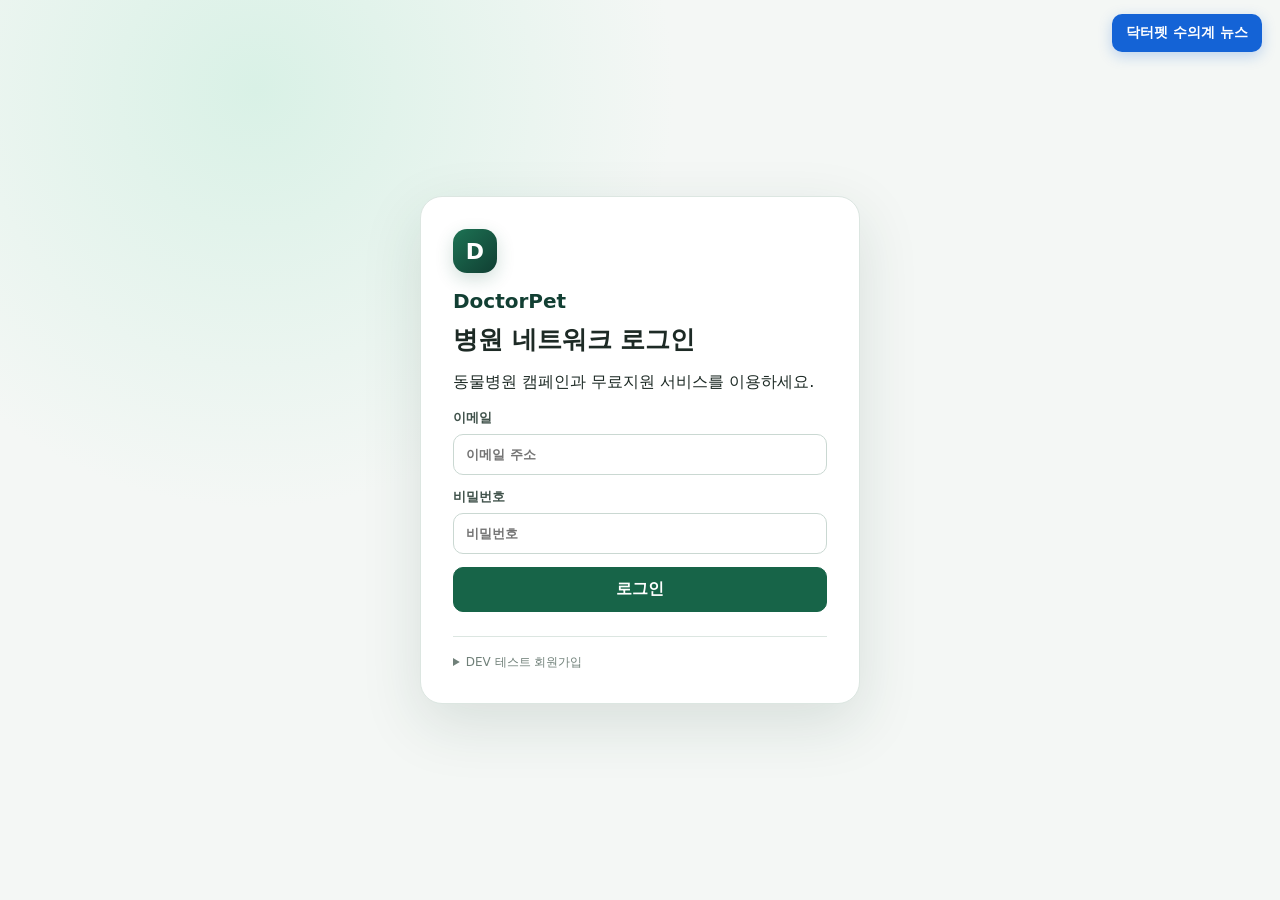
<file: index.html>
<!doctype html><html lang="ko"><head><meta charset="utf-8"><meta name="viewport" content="width=device-width,initial-scale=1"><title>DoctorPet</title><link rel="stylesheet" href="./style.css?v=74076cf2ed22"><link rel="stylesheet" href="./admin-onboarding.css?v=ux84"></head><body><a href="./vet-news/" style="position:fixed;right:18px;top:14px;z-index:9999;background:#1463d6;color:#fff;text-decoration:none;font:700 14px system-ui,-apple-system,'Noto Sans KR',sans-serif;padding:10px 14px;border-radius:10px;box-shadow:0 4px 14px rgba(20,99,214,.25)">닥터펫 수의계 뉴스</a><div id="app"></div><script type="module" src="./app.js?v=edb513c7f2dd"></script><script type="module" src="./admin-onboarding.js?v=ux84-replay"></script></body></html>
</file>
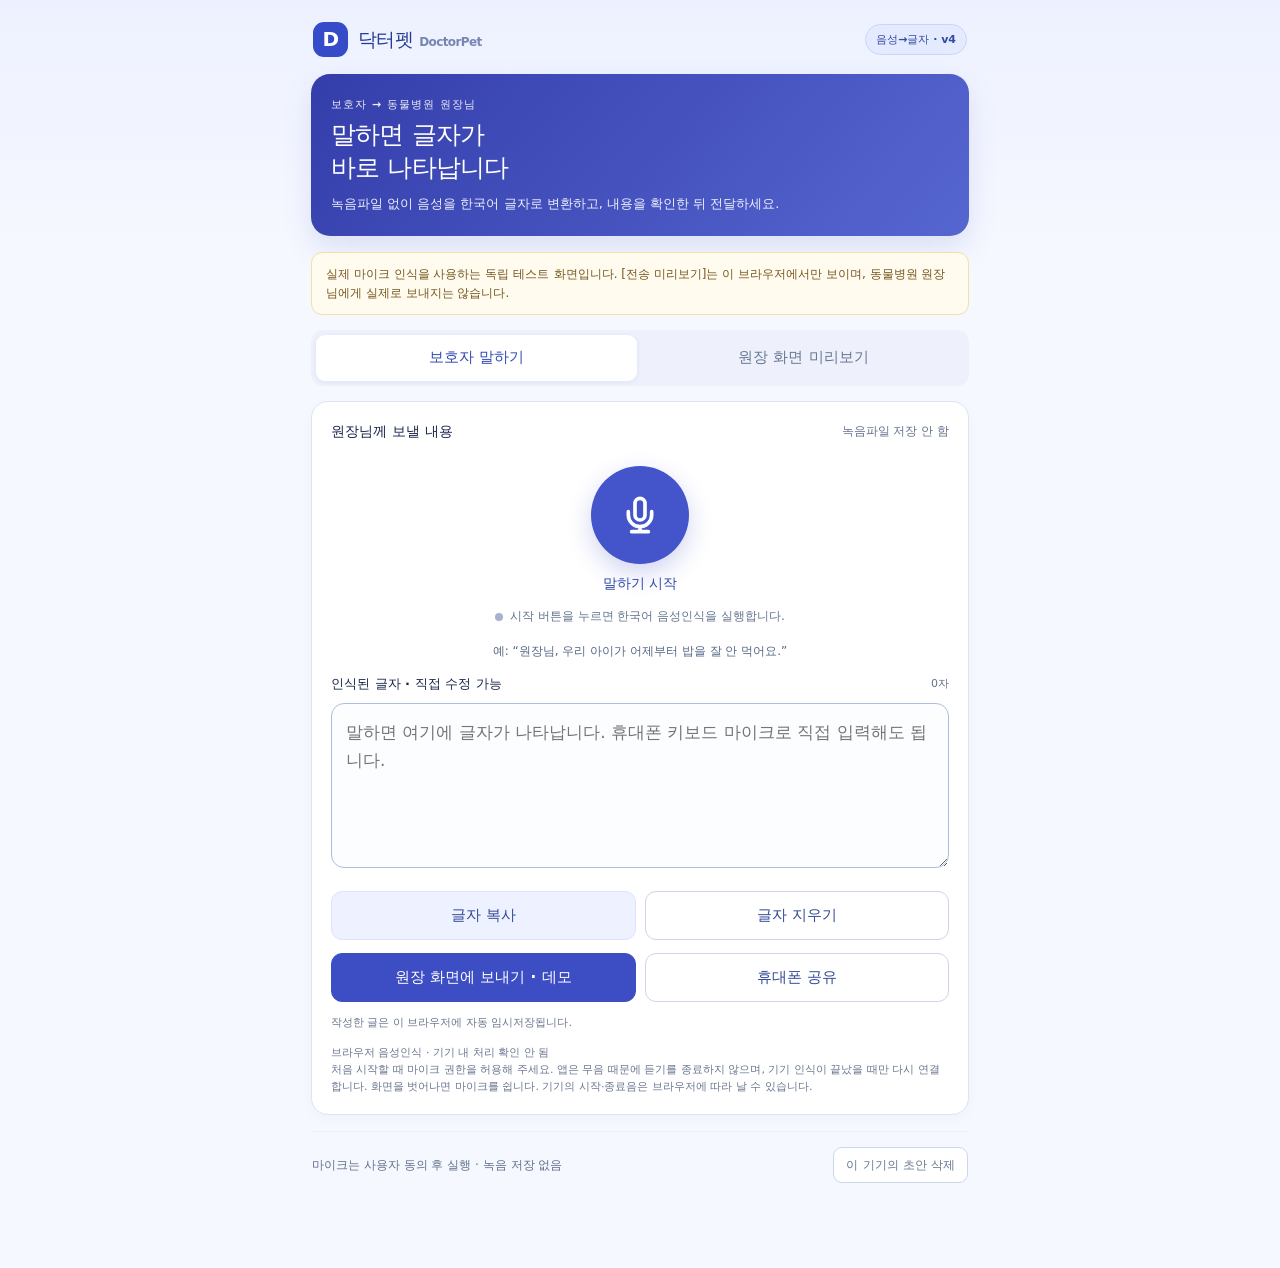
<file: guardian-dictation/index.html>
<!doctype html>
<html lang="ko">
<head>
<meta charset="utf-8" />
<meta name="viewport" content="width=device-width, initial-scale=1, viewport-fit=cover" />
<meta name="theme-color" content="#f6f8ff" />
<meta name="description" content="닥터펫 보호자 음성→글자 실제 입력. 녹음파일 생성 없음. 한국어 음성인식과 로컬 초안 보존." />
<title>닥터펫 | 보호자 음성→글자</title>
<style>
:root{font-family:system-ui,-apple-system,"Noto Sans KR","Apple SD Gothic Neo","Malgun Gothic",sans-serif;color:#19264b;background:#f6f8ff;font-synthesis:none}
*{box-sizing:border-box}body{margin:0;min-height:100vh;background:linear-gradient(180deg,#edf1ff 0,#f6f8ff 250px);font-size:15px;line-height:1.55}
button,textarea,input{font:inherit}button{touch-action:manipulation;cursor:pointer}button:focus-visible,textarea:focus-visible,input:focus-visible{outline:3px solid #8fa4ff;outline-offset:3px}
.wrap{max-width:690px;margin:auto;padding:0 16px 70px}header{display:flex;align-items:center;justify-content:space-between;gap:12px;padding:22px 2px 17px}
.brand{display:flex;align-items:center;gap:10px;font-weight:850;color:#273c93;font-size:19px;letter-spacing:-.6px}.mark{display:grid;place-items:center;width:35px;height:35px;background:#364bc7;color:white;border-radius:11px;font-size:20px;font-weight:800}
.pill{font-size:11px;font-weight:750;padding:6px 10px;border:1px solid #cad4ff;background:#e5ebff;color:#3349a3;border-radius:999px;white-space:nowrap}
.hero{padding:22px 20px;background:linear-gradient(130deg,#343eaa,#5666d1);color:white;border-radius:19px;box-shadow:0 13px 28px #4357bb25}
.hero h1{font-size:25px;line-height:1.32;letter-spacing:-.8px;margin:5px 0 10px}.hero .eyebrow{letter-spacing:1px;font-weight:750;font-size:11px;opacity:.9}.hero p{font-size:13px;margin:0;color:#eef1ff}
.demo-note{padding:12px 14px;background:#fffbef;border:1px solid #f0e0ac;border-radius:11px;color:#75571d;margin:16px 0 0;font-size:12px}
.panel{margin-top:15px;border-radius:17px;border:1px solid #dde3f3;background:#fff;padding:19px;box-shadow:0 4px 13px #24365b08}
.panel h2{font-size:17px;margin:0;letter-spacing:-.3px}.sub{font-size:12px;color:#62708b;margin:4px 0 15px}
.meta{display:flex;align-items:center;justify-content:space-between;gap:9px;flex-wrap:wrap;margin-bottom:16px}.meta strong{font-size:14px}.meta span{color:#64728d;font-size:12px}
.mic-controls{display:flex;flex-direction:column;align-items:center;gap:9px;padding:8px 0 13px}
.mic{border:0;border-radius:50%;width:98px;height:98px;background:#4454ca;box-shadow:0 9px 25px #4051c53f;display:grid;place-items:center;color:white;position:relative;transition:transform .12s,background .15s}.mic:active{transform:scale(.97)}.mic svg{width:40px;height:40px;fill:none;stroke:currentColor;stroke-width:2.2;stroke-linejoin:round;stroke-linecap:round}
.mic.on{background:#dc435c;box-shadow:0 0 0 10px #fce3e8,0 10px 24px #c83a5860}.mic.on:after{content:"";position:absolute;inset:-8px;border:2px solid #ef8091;border-radius:50%;animation:pulse 1.4s ease-in-out infinite}@keyframes pulse{50%{transform:scale(1.1);opacity:0}}
.mic-label{font-size:14px;font-weight:800;color:#344caa}.mic-label.on{color:#c83a58}
.status{min-height:25px;display:flex;justify-content:center;align-items:center;text-align:center;gap:7px;font-size:12px;color:#65748e}.status.working{color:#c23551;font-weight:700}.status.warn{color:#a06319}.small-dot{width:8px;height:8px;border-radius:50%;background:#a7b3cc;flex-shrink:0}.status.working .small-dot{background:#da3b58}
.hint{font-size:12px;color:#566886;text-align:center;margin:0 0 6px}
.editor-head{display:flex;align-items:center;justify-content:space-between;margin-top:13px;gap:10px;font-size:13px;font-weight:800}.editor-head small{font-size:11px;color:#64718a;font-weight:500}
textarea{width:100%;min-height:165px;resize:vertical;margin:9px 0 3px;border:1.5px solid #adbde0;background:#fcfdff;border-radius:13px;padding:14px;font-size:17px;color:#1a2e56;line-height:1.65;outline:none}textarea:focus{border-color:#4f60ce}textarea:disabled{background:#f3f5fa;color:#1d3157}
.row{display:flex;gap:9px;flex-wrap:wrap}.row>*{flex:1;min-width:104px}.btn{padding:12px 11px;border-radius:11px;border:1px solid #ccd5ea;background:white;font-weight:750;color:#344b97}.btn.primary{background:#3d4ec5;color:#fff;border-color:#3d4ec5}.btn.light{background:#eef1ff;border-color:#dde3ff}.btn:disabled{opacity:.46;cursor:not-allowed}
.actions{margin-top:13px}.details{color:#69778f;font-size:11px;margin-top:12px}.details strong{color:#4e5d80}
.tabbar{display:flex;gap:6px;background:#eef1fc;border-radius:12px;padding:5px;margin:15px 0 1px}
.tabbar button{flex:1;border:0;border-radius:9px;padding:11px;background:transparent;color:#687794;font-weight:750}.tabbar button.active{background:#fff;color:#344cb3;box-shadow:0 1px 5px #1d2e5f12}
.tab[hidden]{display:none}
.chats{display:flex;flex-direction:column;gap:11px;margin-top:13px}.chat{margin-left:13%;padding:13px 14px;border-radius:16px 16px 3px 16px;background:#e9edff;color:#223670;white-space:pre-wrap;overflow-wrap:anywhere}.chat-time{display:block;text-align:right;font-size:10px;color:#6c7b9d;margin-top:8px}.empty{padding:30px 16px;color:#6e7c97;background:#f6f8fc;border-radius:12px;text-align:center;font-size:13px}
.section-footer{display:flex;align-items:center;justify-content:space-between;gap:9px;margin-top:15px;padding-top:13px;border-top:1px solid #edf0f7}.section-footer button{padding:8px 12px;background:#fff;border:1px solid #ced6eb;border-radius:9px;color:#677691;font-size:12px;font-weight:650}
.sr-only{position:absolute;width:1px;height:1px;padding:0;margin:-1px;overflow:hidden;clip:rect(0,0,0,0);white-space:nowrap;border:0}
@media(max-width:440px){.hero{padding:20px 16px}.hero h1{font-size:23px}.panel{padding:16px}.row{gap:7px}.btn{font-size:13px}.wrap{padding-left:12px;padding-right:12px}}
@media(prefers-reduced-motion:reduce){.mic.on:after{animation:none}}
</style>
</head>
<body>
<div class="wrap">
 <header><div class="brand"><span class="mark">D</span><span>닥터펫 <span style="font-size:12px;color:#7685b1;font-weight:600">DoctorPet</span></span></div><span class="pill">음성→글자 · v4</span></header>
 <section class="hero"><div class="eyebrow">보호자 → 동물병원 원장님</div><h1>말하면 글자가<br>바로 나타납니다</h1><p>녹음파일 없이 음성을 한국어 글자로 변환하고, 내용을 확인한 뒤 전달하세요.</p></section>
 <p class="demo-note">실제 마이크 인식을 사용하는 <strong>독립 테스트 화면</strong>입니다. [전송 미리보기]는 이 브라우저에서만 보이며, 동물병원 원장님에게 실제로 보내지는 않습니다.</p>
 <div class="tabbar" role="tablist" aria-label="화면 선택"><button class="active" id="tabGuardian" role="tab" aria-selected="true" aria-controls="guardianPanel">보호자 말하기</button><button id="tabClinic" role="tab" aria-selected="false" aria-controls="clinicPanel">원장 화면 미리보기</button></div>
 <main>
 <section class="tab panel" id="guardianPanel" role="tabpanel" aria-labelledby="tabGuardian">
  <div class="meta"><strong>원장님께 보낼 내용</strong><span>녹음파일 저장 안 함</span></div>
  <div class="mic-controls">
    <button class="mic" type="button" id="micBtn" aria-label="말하기 시작" aria-pressed="false"><svg viewBox="0 0 24 24"><rect x="9" y="2" width="6" height="13" rx="3"/><path d="M5 10v2a7 7 0 0 0 14 0v-2M12 19v3m-5 0h10"/></svg></button>
    <div id="micLabel" class="mic-label">말하기 시작</div>
    <div class="status" role="status" aria-live="polite" id="speechStatus"><span class="small-dot"></span><span id="statusText">시작 버튼을 누르면 한국어 음성인식을 실행합니다.</span></div>
  </div>
  <p class="hint">예: “원장님, 우리 아이가 어제부터 밥을 잘 안 먹어요.”</p>
  <div class="editor-head"><label for="message">인식된 글자 · 직접 수정 가능</label><small><span id="charCount">0</span>자</small></div>
  <textarea id="message" spellcheck="true" placeholder="말하면 여기에 글자가 나타납니다. 휴대폰 키보드 마이크로 직접 입력해도 됩니다."></textarea>
  <div class="row actions"><button class="btn light" id="copyBtn" type="button">글자 복사</button><button class="btn" id="clearBtn" type="button">글자 지우기</button></div>
  <div class="row actions"><button class="btn primary" id="sendBtn" type="button">원장 화면에 보내기 · 데모</button><button class="btn" id="shareBtn" type="button">휴대폰 공유</button></div>
  <div class="details" id="draftStatus">작성한 글은 이 브라우저에 자동 임시저장됩니다.</div>
  <div class="details"><span id="voiceMode">사용 가능한 음성인식 확인 중…</span><br>처음 시작할 때 마이크 권한을 허용해 주세요. 앱은 무음 때문에 듣기를 종료하지 않으며, 기기 인식이 끝났을 때만 다시 연결합니다. 화면을 벗어나면 마이크를 쉽니다. 기기의 시작·종료음은 브라우저에 따라 날 수 있습니다.</div>
 </section>
 <section class="tab panel" id="clinicPanel" role="tabpanel" aria-labelledby="tabClinic" hidden>
  <h2>원장님 화면 미리보기</h2>
  <p class="sub">보호자 입력이 어떻게 보이는지 확인하는 같은 기기 테스트입니다. 실제 원장 기기에 전송되지 않습니다.</p>
  <div class="chats" id="chatMessages"></div>
  <div class="section-footer"><span class="sub" style="margin:0">이 기기에만 저장됨</span><button type="button" id="clearDemoBtn">미리보기 기록 삭제</button></div>
 </section>
 </main>
 <div class="section-footer" style="margin-top:16px;padding:15px 1px"><span class="sub" style="margin:0">마이크는 사용자 동의 후 실행 · 녹음 저장 없음</span><button type="button" id="deleteLocalBtn">이 기기의 초안 삭제</button></div>
</div>
<script src="../shared/speech-controller.js?v=4.0"></script>
<script>
(() => {
  'use strict';
  const $ = id => document.getElementById(id);
  const STORAGE_DRAFT = 'doctorpet:guardian:dictation:draft:v1';
  const STORAGE_PREVIEW = 'doctorpet:guardian:dictation:preview:v1';
  const editor = $('message');
  let speech, sessionBase = '', isListening = false, actionId = 0, pendingSend = false;
  const safeGet = (key, fallback) => { try { return localStorage.getItem(key) || fallback; } catch { return fallback; } };
  const safeSet = (key, value) => { try { localStorage.setItem(key, value); return true; } catch { $('draftStatus').textContent = '저장 공간을 사용할 수 없어 현재 화면에만 글자가 남습니다.'; return false; } };
  let preview = [];
  try { const parsed = JSON.parse(safeGet(STORAGE_PREVIEW, '[]')); if (Array.isArray(parsed)) preview = parsed.filter(x => x && typeof x.text === 'string').slice(-50); } catch {}
  function saveDraft() { safeSet(STORAGE_DRAFT, editor.value); $('charCount').textContent = editor.value.length; }
  function updateStatus(text, kind = '') { $('statusText').textContent = text; $('speechStatus').className = 'status' + (kind ? ' ' + kind : ''); }
  const join = (base, part) => [base.trimEnd(), part.trim()].filter(Boolean).join(' ');
  function showTab(which) {
    const guard = which === 'guardian';
    if (!guard && speech) speech.stop({ discard: true });
    $('guardianPanel').hidden = !guard; $('clinicPanel').hidden = guard;
    for (const [name, on] of [['Guardian', guard], ['Clinic', !guard]]) {
      $('tab' + name).classList.toggle('active', on); $('tab' + name).setAttribute('aria-selected', String(on));
    }
    if (!guard) renderPreview();
  }
  function setMic(state) {
    isListening = state.desired || state.phase === 'stopping';
    $('micBtn').classList.toggle('on', isListening);
    $('micBtn').setAttribute('aria-pressed', String(isListening));
    $('micBtn').setAttribute('aria-label', isListening ? '말하기 종료' : '말하기 시작');
    $('micLabel').textContent = isListening ? '계속 듣는 중 · 누르면 종료' : '말하기 시작';
    $('micLabel').classList.toggle('on', isListening);
    editor.readOnly = isListening;
    $('micBtn').disabled = state.phase === 'stopping' || pendingSend;
    const labels = {
      idle: '글자를 확인하거나 이어서 말할 수 있어요.',
      starting: '마이크 연결 중… 처음에는 권한을 허용해 주세요.',
      listening: '듣고 있어요. 잠깐 쉬어도 앱이 종료하지 않아요.',
      reconnecting: '기기 인식이 끝나 다시 연결하고 있어요. 글자는 그대로 남아요.',
      stopping: '마지막 말씀을 반영하고 있어요…',
      paused: '화면을 벗어나 마이크를 쉬고 있어요. 글자는 남아 있어요.',
      unsupported: '이 브라우저는 음성인식을 지원하지 않아요. 입력창에서 휴대폰 키보드로 입력할 수 있어요.',
      error: '음성인식이 중단됐어요. 현재 글자는 남아 있어요.'
    };
    updateStatus(labels[state.phase] || '마이크 대기', ['listening', 'starting', 'reconnecting'].includes(state.phase) ? 'working' : ['error', 'unsupported'].includes(state.phase) ? 'warn' : '');
    if (['recognizer-keeps-ending', 'reconnect-rate-limit', 'recognizer-unresponsive', 'recognizer-aborted'].includes(state.reason)) updateStatus('기기 인식이 반복해서 중단돼 잠시 멈췄어요. 현재 글자는 보존했어요.', 'warn');
    if (state.active) $('voiceMode').textContent = state.local ? '기기 내 한국어 음성인식' : '브라우저 음성인식 · 기기 내 처리 확인 안 됨';
  }
  function onError(error) {
    const code = typeof error === 'string' ? error : error.code || error.error || error.reason;
    const messages = {
      'not-allowed': '마이크 권한을 허용해 주세요. 반복해서 재시도하지 않아요.',
      'service-not-allowed': '기기 음성인식 서비스를 사용할 수 없어요.',
      'audio-capture': '마이크를 사용할 수 없어요. 다른 앱에서 사용 중인지 확인해 주세요.',
      network: '음성인식 연결에 문제가 있어요. 현재 글자는 남아 있어요.',
      'retry-limit': '기기 인식이 반복해서 종료돼 멈췄어요. 글자는 남아 있어요.',
      'language-not-supported': '이 기기의 한국어 음성인식을 사용할 수 없어요.'
    };
    if (messages[code]) updateStatus(messages[code], 'warn');
  }
  if (window.DoctorPetSpeech) {
    speech = DoctorPetSpeech.create({
      onState: setMic,
      onDraft: snapshot => { editor.value = join(sessionBase, snapshot.text); saveDraft(); },
      onError,
      onCapability: capability => {
        const local = capability.local === true;
        if (speech && speech.getState().active) return;
        $('voiceMode').textContent = local ? '기기 내 한국어 음성인식 사용 가능' : '브라우저 음성인식 · 기기 내 처리 확인 안 됨';
      }
    });
  } else {
    $('micBtn').disabled = true;
    updateStatus('음성 기능을 불러오지 못했어요. 새로고침하거나 글자로 입력해 주세요.', 'warn');
  }
  function startListening() {
    if (!speech || pendingSend) return;
    if (isListening) { speech.stop(); return; }
    if (!window.isSecureContext) { updateStatus('마이크 사용에는 HTTPS 주소가 필요해요.', 'warn'); return; }
    sessionBase = editor.value;
    speech.start();
  }
  function renderPreview() {
    const root = $('chatMessages'); root.replaceChildren();
    if (!preview.length) { const empty = document.createElement('div'); empty.className = 'empty'; empty.textContent = '아직 전송 미리보기 기록이 없습니다.'; root.append(empty); return; }
    for (const item of preview) {
      const wrap = document.createElement('div'); wrap.className = 'chat'; wrap.textContent = item.text;
      const meta = document.createElement('span'); meta.className = 'chat-time'; const stamp = new Date(item.at);
      meta.textContent = '보호자 · ' + (isNaN(stamp.getTime()) ? '' : stamp.toLocaleString('ko-KR'));
      wrap.append(meta); root.append(wrap);
    }
  }
  async function sendPreview() {
    if (pendingSend) return;
    const request = ++actionId; pendingSend = true; $('sendBtn').disabled = true; $('micBtn').disabled = true;
    if (speech) { const state = speech.getState(); if (state.active || state.desired || state.phase === 'stopping') await speech.stop(); }
    if (request !== actionId) return;
    pendingSend = false; $('sendBtn').disabled = false; $('micBtn').disabled = !speech;
    const value = editor.value.trim();
    if (!value) { updateStatus('보낼 글자를 먼저 입력해 주세요.', 'warn'); return; }
    preview.push({ text: value, at: new Date().toISOString() }); preview = preview.slice(-50);
    if (!safeSet(STORAGE_PREVIEW, JSON.stringify(preview))) { updateStatus('미리보기를 저장하지 못했어요. 입력 글자는 유지했어요.', 'warn'); return; }
    editor.value = ''; sessionBase = ''; saveDraft(); showTab('clinic');
  }
  function clearDraft() {
    ++actionId; pendingSend = false;
    if (speech) speech.stop({ discard: true });
    $('sendBtn').disabled = false; $('micBtn').disabled = !speech;
    editor.value = ''; sessionBase = ''; saveDraft(); updateStatus('글자를 지웠어요. 늦게 도착한 인식 결과는 다시 붙이지 않아요.');
  }
  async function copyText() {
    const value = editor.value.trim(); if (!value) { updateStatus('복사할 글자를 먼저 입력해 주세요.', 'warn'); return; }
    try { await navigator.clipboard.writeText(value); updateStatus('글자를 복사했어요.'); }
    catch { editor.focus(); editor.select(); updateStatus('글자를 선택했어요. 복사를 눌러 주세요.', 'warn'); }
  }
  async function shareText() {
    const value = editor.value.trim(); if (!value) { updateStatus('공유할 글자를 먼저 입력해 주세요.', 'warn'); return; }
    if (navigator.share) {
      try { await navigator.share({ title: '닥터펫 보호자 문의', text: value }); updateStatus('공유 화면이 종료됐어요. 발송 여부는 선택한 앱에서 확인해 주세요.'); return; }
      catch (e) { if (e && e.name === 'AbortError') return; }
    }
    await copyText();
  }
  $('micBtn').addEventListener('click', startListening);
  editor.addEventListener('input', () => { if (!isListening) saveDraft(); });
  $('tabGuardian').addEventListener('click', () => showTab('guardian'));
  $('tabClinic').addEventListener('click', () => showTab('clinic'));
  $('copyBtn').addEventListener('click', copyText); $('shareBtn').addEventListener('click', shareText);
  $('sendBtn').addEventListener('click', sendPreview); $('clearBtn').addEventListener('click', clearDraft);
  $('clearDemoBtn').addEventListener('click', () => {
    if (!confirm('이 기기의 전송 미리보기 기록을 삭제할까요?')) return;
    preview = []; try { localStorage.removeItem(STORAGE_PREVIEW); } catch {} renderPreview();
  });
  $('deleteLocalBtn').addEventListener('click', () => { if (confirm('이 기기에 자동 저장된 초안을 삭제할까요?')) clearDraft(); });
  editor.value = safeGet(STORAGE_DRAFT, ''); $('charCount').textContent = editor.value.length;
})();

</script>
</body>
</html>
</file>
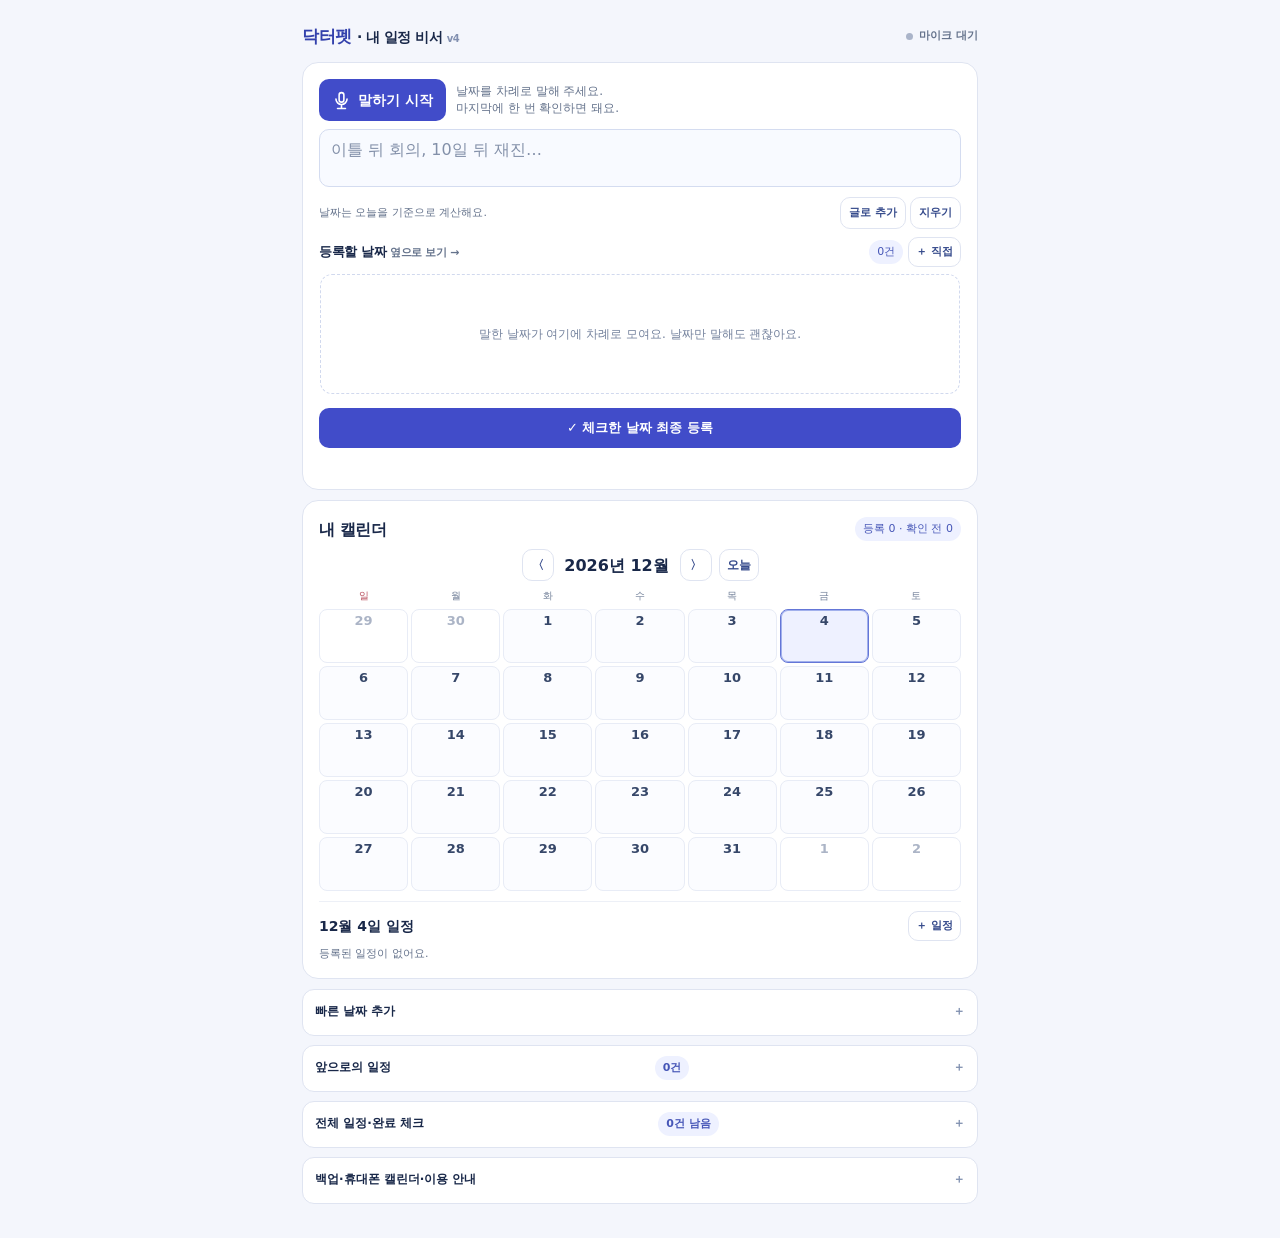
<file: owner-voice/index.html>
<!doctype html>
<html lang="ko">
<head>
  <meta charset="utf-8" />
  <meta name="viewport" content="width=device-width, initial-scale=1, viewport-fit=cover" />
  <meta name="theme-color" content="#f5f7ff" />
  <meta name="description" content="닥터펫 원장님 전용 말 한마디 업무 등록. 로컬 저장·세션 유지·자동 복원" />
  <title>닥터펫 · 내 일정 비서 v4</title>
  <style>
    :root{color-scheme:light;--ink:#192849;--muted:#65738c;--primary:#414cc9;--border:#dfe4f1;--bg:#f4f6fc;--green:#16735c;--red:#b72f47}
    *{box-sizing:border-box}body{margin:0;background:var(--bg);color:var(--ink);font:14px/1.45 system-ui,-apple-system,"Noto Sans KR","Malgun Gothic",sans-serif}button,input,textarea{font:inherit}button{cursor:pointer;touch-action:manipulation;font-weight:700;border:1px solid transparent;border-radius:10px;padding:8px 12px;min-height:40px;color:var(--ink)}button:focus-visible,input:focus-visible,textarea:focus-visible,summary:focus-visible{outline:3px solid #8e9cef;outline-offset:2px}button:disabled{opacity:.55;cursor:default}[hidden]{display:none!important}
    .shell{max-width:700px;margin:auto;padding:0 12px 25px}header{height:52px;display:flex;align-items:center;justify-content:space-between;gap:8px}.logo{font-size:17px;color:#3341ac;font-weight:800;letter-spacing:-.5px}.logo span{font-size:14px;color:var(--ink);font-weight:600}.hintbadge{font-size:10px;color:#53618c;background:#e9edfa;border-radius:20px;padding:5px 8px;white-space:nowrap}.panel{background:white;border:1px solid var(--border);border-radius:16px;padding:12px;margin-bottom:10px}.section-head{display:flex;align-items:center;justify-content:space-between;gap:8px;margin-bottom:8px}h1,h2,h3,p{margin:0}h1,h2{font-size:16px;letter-spacing:-.4px}h3{font-size:14px}.small{font-size:11px;color:var(--muted)}.primary{background:var(--primary);color:white}.outline{background:#fff;border-color:var(--border);color:#354a8b}.danger{background:#fff1f3;border-color:#f3cdd5;color:#ad3450}.count{font-size:11px;color:#4656b7;background:#eef1ff;border-radius:20px;padding:4px 8px;white-space:nowrap}.status{font-size:11px;font-weight:650;color:var(--muted);display:flex;align-items:center;gap:6px}.dot{height:7px;width:7px;display:inline-block;border-radius:50%;background:#aab4c9}.dot.live{background:#e45066;box-shadow:0 0 0 4px #fbe9ec}.mic-row{display:flex;gap:10px;align-items:center;margin-bottom:8px}.mic{display:inline-flex;align-items:center;justify-content:center;gap:7px;min-width:126px;min-height:42px;white-space:nowrap}.mic svg{width:19px;height:19px;fill:none;stroke:currentColor;stroke-width:2;stroke-linecap:round;stroke-linejoin:round}.mic.recording{background:#c43b55}.voice-state{font-size:11px;color:var(--muted);line-height:1.4}.speech-wrap{position:relative}#speech{width:100%;height:58px;min-height:58px;resize:none;border:1px solid #d4dcf0;border-radius:10px;background:#f8faff;padding:9px 11px;color:var(--ink);font-size:16px;line-height:1.4}#speech::placeholder{color:#8390a9}.assist{display:flex;gap:6px;align-items:center;justify-content:space-between;margin:5px 0 8px}.assist .text-actions{display:flex;gap:4px;flex-shrink:0}.assist button{font-size:11px;padding:4px 8px;min-height:32px}.voice-help{white-space:nowrap;overflow:hidden;text-overflow:ellipsis}.chips{display:flex;gap:5px;overflow-x:auto;scrollbar-width:none;margin-bottom:10px}.chips::-webkit-scrollbar{display:none}.chip{flex-shrink:0;font-size:11px;min-height:30px;padding:5px 10px;border:1px solid #dfe4f5;background:#f4f6ff;border-radius:30px;color:#4354a4}.pending-heading{margin-bottom:5px}.pending-heading h2{font-size:13px}.pending-heading>div{display:flex;gap:5px;align-items:center}.pending-heading button{min-height:30px;padding:4px 7px;font-size:11px}.pending-list{display:flex;flex-direction:row;flex-wrap:nowrap;align-items:stretch;gap:8px;height:132px;overflow-x:auto;overflow-y:hidden;overscroll-behavior-x:contain;padding:2px 1px 8px;scroll-snap-type:x proximity;scrollbar-width:thin;scrollbar-color:#ccd4f0 transparent}.pending-item{height:120px;flex:0 0 174px;min-width:0;scroll-snap-align:start;border:1px solid #cbd5f5;border-radius:12px;background:#f6f8ff;padding:8px;display:flex;flex-direction:column;gap:4px}.pending-item.unchecked{border-color:#e2e6ef;background:#fafbfe}.pending-top{display:flex;align-items:center;justify-content:space-between;gap:5px}.pending-check{display:flex;align-items:center;gap:6px;font-size:14px;font-weight:800;min-width:0}.pending-check input{accent-color:var(--primary);width:20px;height:20px;margin:0;flex-shrink:0}.pending-weekday{font-size:10px;font-weight:500;color:var(--muted)}.pending-title{font-size:13px;font-weight:650;white-space:nowrap;overflow:hidden;text-overflow:ellipsis}.pending-time{font-size:11px;color:var(--muted)}.pending-actions{display:flex;gap:5px;margin-top:auto}.pending-actions button{flex:1;min-height:32px;font-size:11px;padding:5px}.pending-empty{height:120px;width:100%;border:1px dashed #d1d9ee;border-radius:12px;display:flex;align-items:center;justify-content:center;text-align:center;padding:14px;color:#74829d;font-size:12px}.pending-item.editing{gap:4px;padding:8px;background:#fff}.pending-item.editing input{min-width:0;width:100%;border:1px solid #cfd8ef;border-radius:7px;height:29px;padding:4px 6px;font-size:12px;color:var(--ink);background:white}.pending-item.editing .date-time{display:grid;grid-template-columns:1fr 71px;gap:4px}.pending-item.editing .date-time input{font-size:10px;padding:3px}.pending-item.editing .pending-actions button{min-height:30px}.pending-edit-label{display:none}.confirm-row{margin-top:4px;display:flex;gap:8px;align-items:center}.confirm-row button{width:100%;min-height:40px;font-size:13px}.feedback{height:20px;overflow:hidden;text-overflow:ellipsis;white-space:nowrap;font-size:11px;margin-top:5px;color:var(--green)}.calendar-head{display:flex;align-items:center;justify-content:center;gap:7px;margin-bottom:8px}.calendar-head strong{font-size:16px;min-width:112px;text-align:center}.calendar-head button{min-width:32px;min-height:32px;padding:4px 7px;font-size:12px}.calendar-weekdays,.calendar-grid{display:grid;grid-template-columns:repeat(7,minmax(0,1fr));gap:3px}.calendar-weekdays{text-align:center;color:#728099;font-size:10px;margin-bottom:5px}.calendar-weekdays span:first-child{color:#ba5261}.calendar-grid button{min-width:0;height:44px;min-height:44px;padding:4px 1px;border:1px solid #e8ecf6;border-radius:8px;background:#fbfcff;display:flex;flex-direction:column;align-items:center;justify-content:flex-start;gap:1px;color:#364769}.calendar-grid .other{color:#abb4c6;background:#fff}.calendar-grid .today{box-shadow:inset 0 0 0 1px #a1b0ec}.calendar-grid .selected{background:#eef1ff;border-color:#6476d7}.calendar-grid .has-task{background:#f3f5ff}.calendar-num{font-size:11px;line-height:14px}.calendar-chip{max-width:100%;background:#4655b8;border-radius:5px;color:white;padding:0 3px;font-size:9px;line-height:13px;white-space:nowrap;overflow:hidden;text-overflow:ellipsis}.calendar-chip.waiting{background:#e9defa;color:#7552a5}.calendar-day-detail{border-top:1px solid #edf0f7;margin-top:10px;padding-top:9px}.calendar-day-detail .section-head{margin-bottom:5px}.calendar-day-detail .section-head button{min-height:30px;padding:4px 7px;font-size:11px}.calendar-day-task{display:flex;gap:7px;align-items:center;border-bottom:1px solid #edf0f7;padding:6px 0;font-size:12px}.calendar-day-task strong{flex:1;min-width:0;overflow-wrap:anywhere}.calendar-day-task span{font-size:11px;color:var(--muted);white-space:nowrap}.calendar-day-task button{min-height:32px;padding:4px 7px;font-size:11px}.calendar-task-edit{padding:8px;background:#f5f7ff;border:1px solid #d7dff3;border-radius:10px;margin:6px 0}.calendar-task-edit label{font-size:10px;color:var(--muted);display:block}.calendar-task-edit input{height:34px;width:100%;min-width:0;border:1px solid #cdd6ef;border-radius:7px;padding:5px 7px;background:white;color:var(--ink);font-size:13px}.calendar-task-edit .fields{display:grid;grid-template-columns:1.3fr 1fr;gap:6px;margin:6px 0}.calendar-task-edit .actions{display:flex;gap:6px}.calendar-task-edit .actions button{flex:1;min-height:32px;font-size:12px}.details-panel{border:1px solid var(--border);border-radius:12px;background:#fff;margin-bottom:9px;padding:10px 12px}.details-panel>summary{display:flex;align-items:center;justify-content:space-between;gap:8px;list-style:none;cursor:pointer;font-size:12px;font-weight:650;min-height:25px}.details-panel>summary::-webkit-details-marker{display:none}.details-panel>summary::after{content:'＋';color:#8090b0}.details-panel[open]>summary::after{content:'−'}.details-content{padding-top:10px}.toolbar{display:flex;gap:6px;flex-wrap:wrap;margin:8px 0}.toolbar button{font-size:11px;min-height:32px;padding:5px 8px}.tasks{display:flex;flex-direction:column;gap:7px;max-height:360px;overflow:auto}.task{display:flex;align-items:center;gap:8px;border:1px solid #e4e8f3;border-radius:9px;padding:8px}.task input[type=checkbox]{accent-color:var(--primary);width:19px;height:19px;flex-shrink:0}.taskinfo{flex:1;min-width:0}.task-title{font-size:13px;font-weight:650;overflow-wrap:anywhere}.task.done .task-title{text-decoration:line-through;color:#95a0b6}.task-sub{font-size:10px;color:var(--muted);display:flex;gap:5px;flex-wrap:wrap;margin-top:3px}.trash{min-height:32px;font-size:11px;background:white;color:#5b6b8c;padding:4px}.empty{font-size:12px;color:var(--muted);padding:15px 0}.upcoming-item{display:flex;gap:8px;font-size:12px;padding:7px 0;border-bottom:1px solid #edf0f7}.upcoming-item strong{min-width:104px;color:#4e61aa}.upcoming-item span{min-width:0;overflow-wrap:anywhere}.calendar-actions{display:flex;align-items:flex-start;flex-direction:column;gap:7px;margin-top:10px}.calendar-actions button{font-size:12px;min-height:34px}.foot{font-size:11px;color:var(--muted);line-height:1.6;margin-top:10px}.sr-only{position:absolute;width:1px;height:1px;padding:0;margin:-1px;overflow:hidden;clip:rect(0,0,0,0);white-space:nowrap;border:0}.legacy-fields{display:none}.listen-meter{display:none}
    @media(min-width:600px){.shell{padding-top:10px}.panel{padding:16px}.pending-item{flex-basis:190px}.calendar-grid button{height:54px}.calendar-num{font-size:13px}.calendar-chip{font-size:10px}.voice-state{font-size:12px}}
    @media(max-width:360px){.shell{padding-left:8px;padding-right:8px}.panel{padding:10px}.logo{font-size:15px}.logo span{font-size:12px}.pending-item{flex-basis:160px}.pending-item.editing .date-time{grid-template-columns:1fr 64px}.voice-help{max-width:120px}}
  </style>
</head>
<body>
  <main class="shell">
    <header><h1 class="logo">닥터펫 <span>· 내 일정 비서 <small style="font-size:10px;color:#8290b0">v4</small></span></h1><span id="state" class="status" aria-live="polite"><span class="dot" id="stateDot"></span><span id="stateText">마이크 대기</span></span></header>
    <section class="panel" aria-label="말로 일정 추가">
      <div class="mic-row">
        <button type="button" id="micButton" class="primary mic" aria-pressed="false" title="마이크로 일정 말하기"><svg viewBox="0 0 24 24" aria-hidden="true"><rect x="9" y="2" width="6" height="12" rx="3"></rect><path d="M5 10a7 7 0 0 0 14 0M12 17v5m-5 0h10"></path></svg><span id="micLabel">말하기 시작</span></button>
        <span id="voiceNotice" class="voice-state">날짜를 차례로 말해 주세요.<br>마지막에 한 번 확인하면 돼요.</span>
      </div>
      <div class="listen-meter" aria-hidden="true"><div class="listen-track"><div id="listenBar"></div></div><span id="quietRemaining">마이크 대기</span></div>
      <div class="speech-wrap"><label for="speech" class="sr-only">말한 내용 또는 직접 입력</label><textarea id="speech" placeholder="이틀 뒤 회의, 10일 뒤 재진…" rows="2"></textarea></div>
      <div class="assist"><span class="small voice-help" id="voiceHelp">날짜는 오늘을 기준으로 계산해요.</span><div class="text-actions"><button id="stageButton" class="outline" type="button">글로 추가</button><button id="clearText" class="outline" type="button">지우기</button></div></div>

      <div class="legacy-fields" hidden><input id="titleInput" type="text" maxlength="150"><input id="dueInput" type="date"><input id="timeInput" type="time"><input id="categoryInput" type="hidden" value="일정"><div id="preview"></div><button type="button" id="cancelEdit" hidden>수정 취소</button></div>
      <div class="section-head pending-heading"><h2>등록할 날짜 <span class="small">옆으로 보기 →</span></h2><div><span class="count" id="pendingCount">0건</span><button class="outline" type="button" id="manualAdd">＋ 직접</button></div></div>
      <div id="pendingList" class="pending-list" role="list" aria-label="등록 전 일정, 가로로 넘겨 확인"></div>
      <div class="confirm-row"><button type="button" class="primary" id="saveButton">✓ 체크한 날짜 최종 등록</button></div>
      <div class="feedback" id="feedback" role="status" aria-live="polite"></div>
    </section>
    <section class="panel" id="calendarPanel" aria-label="월간 일정 캘린더">
      <div class="section-head"><h2>내 캘린더</h2><span class="count" id="calendarCount">0건</span></div>
      <div class="calendar-head"><button type="button" id="prevMonth" class="outline" aria-label="이전 달">〈</button><strong id="calendarMonth"></strong><button type="button" id="nextMonth" class="outline" aria-label="다음 달">〉</button><button type="button" id="goToday" class="outline">오늘</button></div>
      <div class="calendar-weekdays" aria-hidden="true"><span>일</span><span>월</span><span>화</span><span>수</span><span>목</span><span>금</span><span>토</span></div><div class="calendar-grid" id="calendarGrid" aria-label="날짜별 일정"></div>
      <div class="calendar-day-detail"><div class="section-head"><h3 id="selectedDateLabel">선택한 날짜</h3><button class="outline" id="addOnDate" type="button">＋ 일정</button></div><div id="selectedDayTasks"></div></div>
    </section>
    <details class="details-panel"><summary>빠른 날짜 추가</summary><div class="details-content"><div class="chips" aria-label="빠른 날짜 추가"><button class="chip" type="button" data-quick="오늘">오늘</button><button class="chip" type="button" data-quick="내일">내일</button><button class="chip" type="button" data-quick="이틀 뒤">이틀 뒤</button><button class="chip" type="button" data-quick="10일 뒤">10일 뒤</button><button class="chip" type="button" data-quick="11일 뒤">11일 뒤</button></div></div></details>
    <details class="details-panel"><summary>앞으로의 일정 <span class="count" id="upcomingCount">0건</span></summary><div class="details-content" id="upcomingList"></div></details>
    <details class="details-panel" id="archiveDetails"><summary>전체 일정·완료 체크 <span class="count" id="countBadge">0건</span></summary><div class="details-content"><div class="toolbar"><button class="outline" id="filterAll" type="button" aria-pressed="true">전체</button><button class="outline" id="filterOpen" type="button" aria-pressed="false">예정</button><button class="outline" id="filterDone" type="button" aria-pressed="false">완료</button></div><div class="tasks" id="tasks"></div></div></details>
    <details class="details-panel"><summary>백업·휴대폰 캘린더·이용 안내</summary><div class="details-content"><p class="small" id="storageInfo">이 기기·브라우저에 저장됩니다. 다른 기기와 자동 동기화되지 않습니다.</p><div class="toolbar"><button class="outline" type="button" id="exportButton">기록 백업</button><button class="outline" type="button" id="importButton">백업 복원</button><button class="danger" type="button" id="eraseAllButton">전체 기록 삭제</button></div><input type="file" id="importFile" accept="application/json,.json" hidden><div class="calendar-actions"><button type="button" class="outline" id="exportIcs">휴대폰 캘린더로 옮기기 (.ics)</button><span class="small">위 캘린더에는 최종 확인 후 등록됩니다. 휴대폰 기본 캘린더에는 내려받은 .ics 파일을 가져오세요.</span></div><p class="foot"><span id="voiceMode">사용 가능한 음성인식 확인 중…</span><br>앱은 음성파일을 저장하거나 알림음을 재생하지 않습니다. 음성인식 제공 방식과 기기 알림음은 브라우저·휴대폰에 따라 다릅니다. 일부 인식 서비스는 음성을 온라인으로 처리합니다. 브라우저 데이터를 지우면 이 기기의 일정도 없어질 수 있어요.</p></div></details>
  </main>
<script src="../shared/speech-controller.js?v=4.0"></script>
<script>
(() => {
  'use strict';
  let ownerUserId='local-device', ownerContext='device';
  try {
    const session=JSON.parse(sessionStorage.getItem('dp_session')||'null');
    if(session?.user?.id) ownerUserId=String(session.user.id);
    const context=sessionStorage.getItem('dp_context');
    if(context) ownerContext=String(context);
  } catch {}
  const KEY='doctorpet:owner:voice-assistant:v1:'+encodeURIComponent(ownerUserId)+':'+encodeURIComponent(ownerContext);
  const DRAFT_KEY=KEY+':draft';
  const $ = id => document.getElementById(id);
  let tasks=[];
  let storageOK=true;
  let filter='all';
  let editingId=null;
  let taskEditDraft=null;
  let manualDraftDirty=false;
  const pendingEdits=new Map();
  let pending=[];
  const PENDING_KEY=KEY+':quick-date-candidates:v3';
  let calendarMonth=new Date();calendarMonth.setDate(1);calendarMonth.setHours(0,0,0,0);
  let selectedDay=new Date();selectedDay.setHours(0,0,0,0);
  let listening=false;
  let speechSupported=!!(window.SpeechRecognition||window.webkitSpeechRecognition);
  const weekdays=['일','월','화','수','목','금','토'];
  const timestamp = new Date();
  const todayLocal = () => new Date();
  const pad = n=>String(n).padStart(2,'0');
  const toLocalInput = d=>`${d.getFullYear()}-${pad(d.getMonth()+1)}-${pad(d.getDate())}T${pad(d.getHours())}:${pad(d.getMinutes())}`;
  const uid = () => (window.crypto && crypto.randomUUID) ? crypto.randomUUID() : `id-${Date.now()}-${Math.random().toString(36).slice(2)}`;
  const escapeHTML = text => String(text).replace(/[&<>"']/g,c=>({'&':'&amp;','<':'&lt;','>':'&gt;','"':'&quot;',"'":'&#39;'}[c]));
  function getStored(key, fallback){try {const text=localStorage.getItem(key);return text?JSON.parse(text):fallback;}catch(err){storageOK=false;showStorageIssue();return fallback;}}
  function saveStored(key,value){try {localStorage.setItem(key,JSON.stringify(value));return true;}catch(err){storageOK=false;showStorageIssue();return false;}}
  function showStorageIssue(){ $('storageInfo').textContent='이 브라우저의 로컬 저장이 제한되어 있어 새로고침 후 복원되지 않을 수 있습니다. 기록 백업을 이용하세요.'; }
  function saveTasks(){return saveStored(KEY,tasks);}
  function savePending(){return saveStored(PENDING_KEY,pending);}
  function loadPending(){const raw=getStored(PENDING_KEY,[]);const savedIds=new Set(tasks.map(t=>t.id));pending=Array.isArray(raw)?raw.filter(x=>x?.id&&x?.due&&/^\d{4}-\d{2}-\d{2}/.test(x.due)&&!savedIds.has(x.id)).map(x=>({...x,checked:x.checked!==false})):[];}
  function saveDraft(){saveStored(DRAFT_KEY,{speech:$('speech').value,title:$('titleInput').value,category:'일정',due:$('dueInput').value,time:$('timeInput').value,manualDirty:manualDraftDirty});}
  function readDraft(){const v=getStored(DRAFT_KEY,null);if(v&&typeof v==='object'){ $('speech').value=String(v.speech||''); $('titleInput').value=String(v.title||''); $('dueInput').value=String(v.due||'').slice(0,10); $('timeInput').value=String(v.time||String(v.due||'').slice(11,16));manualDraftDirty=v.manualDirty===undefined?!!(v.speech||v.due):!!v.manualDirty; } }
  function validTask(t){return !!t && typeof t.id==='string' && typeof t.title==='string' && t.title.length<=200;}
  function loadTasks(){const data=getStored(KEY,[]);tasks=Array.isArray(data)?data.filter(validTask):[];}
  function addDays(date,days){const d=new Date(date);d.setDate(d.getDate()+days);return d;}
  function ymd(d){return `${d.getFullYear()}-${pad(d.getMonth()+1)}-${pad(d.getDate())}`;}
  function parseKoreanNumber(input){
    if(/^\d+$/.test(input))return Number(input);
    const units={영:0,공:0,한:1,하나:1,두:2,둘:2,세:3,셋:3,네:4,넷:4,다섯:5,여섯:6,일곱:7,여덟:8,아홉:9,열:10,열한:11,열두:12,열세:13,열네:14,열다섯:15,열여섯:16,열일곱:17,열여덟:18,열아홉:19,스무:20,스물:20,스물한:21,스물두:22,스물세:23,스물네:24,서른:30,마흔:40,쉰:50,일:1,이:2,삼:3,사:4,오:5,육:6,칠:7,팔:8,구:9,십:10,이십:20,삼십:30,사십:40,오십:50};
    if(Object.hasOwn(units,input))return units[input];
    const tens=input.match(/^(스물|서른|마흔|쉰)(한|두|세|네|다섯|여섯|일곱|여덟|아홉)$/);
    if(tens)return units[tens[1]]+units[tens[2]];
    const sino=input.match(/^(이십|삼십|사십|오십|십)(일|이|삼|사|오|육|칠|팔|구)$/);
    if(sino)return units[sino[1]]+units[sino[2]];
    return null;
  }
  const timeWords='\\d{1,2}|열아홉|열여덟|열일곱|열여섯|열다섯|열네|열세|열두|열한|열|아홉|여덟|일곱|여섯|다섯|네|세|두|한|스물한|스물두|스물세|스물네|스물|서른|마흔|쉰|이십|삼십|십';
  function parseCommand(text){
    const raw=String(text||'').replace(/\s+/g,' ').trim();
    if(!raw)return {title:'',category:'일반 업무',due:null,dateLabel:'일정 미지정',hadDate:false};
    const now=todayLocal();let base=null,due=null;
    const explicit=raw.match(/(20\d{2})\s*(?:년|[-./])\s*(\d{1,2})\s*(?:월|[-./])\s*(\d{1,2})\s*일?/);
    const monthDay=raw.match(/(\d{1,2})\s*(?:월|\/)\s*(\d{1,2})\s*일?/);
    const dayOnly=raw.match(/(?:^|\s)(\d{1,2})\s*일(?:\s|$)/);
    let dateFound=false;
    function checkedDate(y,m,d){const v=new Date(y,m-1,d);return v.getFullYear()===y&&v.getMonth()+1===m&&v.getDate()===d?v:null;}
    if(explicit){dateFound=true;base=checkedDate(+explicit[1],+explicit[2],+explicit[3]);}
    else if(monthDay){dateFound=true;base=checkedDate(now.getFullYear(),+monthDay[1],+monthDay[2]);if(base&&base<new Date(now.getFullYear(),now.getMonth(),now.getDate()))base=checkedDate(now.getFullYear()+1,+monthDay[1],+monthDay[2]);}
    else if(/글피/.test(raw)){dateFound=true;base=addDays(now,3);}
    else if(/모레/.test(raw)){dateFound=true;base=addDays(now,2);}
    else if(/내일/.test(raw)){dateFound=true;base=addDays(now,1);}
    else if(/오늘/.test(raw)){dateFound=true;base=addDays(now,0);}
    else if(/([일이삼사오육칠팔구십]+)\s*일\s*(?:뒤|후|있다가)/.test(raw)){
      const m=raw.match(/([일이삼사오육칠팔구십]+)\s*일\s*(?:뒤|후|있다가)/);const count=parseKoreanNumber(m[1]);dateFound=true;if(count!=null)base=addDays(now,count);
    }
    else if(/(?:이틀|사흘|나흘|닷새|엿새|이레|여드레|아흐레|열흘|열하루|하루|하룻|하루이틀)\s*(?:뒤|후|있다가)/.test(raw)){
      const units={하루:1,하룻:1,이틀:2,하루이틀:2,사흘:3,나흘:4,닷새:5,엿새:6,이레:7,여드레:8,아흐레:9,열흘:10,열하루:11,십일:11};
      const m=raw.match(/(하루이틀|열하루|열흘|여드레|아흐레|사흘|나흘|이틀|닷새|엿새|이레|십일|하루|하룻)\s*(?:뒤|후|있다가)/);
      dateFound=true;base=addDays(now,units[m[1]]);
    }
    else if(/(?:\d{1,3})\s*(?:일|날|주|주일|개월|달)\s*(?:뒤|후|있다가)/.test(raw)){
      const m=raw.match(/(\d{1,3})\s*(일|날|주|주일|개월|달)\s*(?:뒤|후|있다가)/);
      dateFound=true;const count=Number(m[1]);
      if(count>365)return {title:'',category:'일정',due:null,dateLabel:'너무 먼 날짜',hadDate:true};
      base=new Date(now);base.setHours(0,0,0,0);
      if(['달','개월'].includes(m[2]))base.setMonth(base.getMonth()+count);
      else base=addDays(base,count*(m[2].startsWith('주')?7:1));
    }
    else {
      const weekday=raw.match(/(다음\s*주|이번\s*주|다다음\s*주)?\s*(일|월|화|수|목|금|토)요일/);
      if(weekday){dateFound=true;const target=weekdays.indexOf(weekday[2]);let days=(target-now.getDay()+7)%7;
        const mod=(weekday[1]||'').replace(/\s/g,'');
        if(mod==='다음주'||mod==='다다음주'){
          const monday=(8-now.getDay())%7||7;
          days=monday+(target===0?6:target-1)+(mod==='다다음주'?7:0);
        } else if(!days)days=7;
        base=addDays(now,days);
      }else if(dayOnly){dateFound=true;base=checkedDate(now.getFullYear(),now.getMonth()+1,+dayOnly[1]);if(base&&base<new Date(now.getFullYear(),now.getMonth(),now.getDate())){base=checkedDate(now.getFullYear(),now.getMonth()+2,+dayOnly[1]);}}
    }
    const timeReg=new RegExp(`(오전|오후|새벽|밤|아침|저녁)?\\s*(${timeWords})\\s*시(?:\\s*(${timeWords})\\s*분|\\s*(반))?`);
    let tm=raw.match(timeReg);
    const colonTime=raw.match(/(?:^|\s)(오전|오후)?\s*(\d{1,2}):(\d{2})(?:\s|$)/);
    let hour=null,minute=0;
    if(tm){hour=parseKoreanNumber(tm[2]);minute=tm[4]?30:tm[3]?parseKoreanNumber(tm[3]):0;
      const period=tm[1]||'';
      if(hour!=null&&/오후|밤|저녁/.test(period)&&hour<12)hour+=12;
      if(hour!=null&&/오전|새벽|아침/.test(period)&&hour===12)hour=0;
    }else if(colonTime){hour=+colonTime[2];minute=+colonTime[3];
      if(colonTime[1]==='오후'&&hour<12)hour+=12;
      if(colonTime[1]==='오전'&&hour===12)hour=0;
    }else if(/정오/.test(raw)){hour=12;}else if(/자정/.test(raw)){hour=0;}
    const hasTime=tm!==null||colonTime!==null||/정오|자정/.test(raw);
    if((base||hasTime)&&hour!=null&&hour>=0&&hour<=23&&minute!=null&&minute>=0&&minute<=59){
      if(!base)base=now;
      due=new Date(base.getFullYear(),base.getMonth(),base.getDate(),hour,minute);
      if(!dateFound&&due<now)due=addDays(due,1);
    }else if(base&&!hasTime){due=new Date(base.getFullYear(),base.getMonth(),base.getDate());}
    const cleaned=raw
      .replace(/20\d{2}\s*(?:년|[-./])\s*\d{1,2}\s*(?:월|[-./])\s*\d{1,2}\s*일?/g,' ')
      .replace(/\d{1,2}\s*(?:월|\/)\s*\d{1,2}\s*일?/g,' ')
      .replace(/(다다음\s*주|다음\s*주|이번\s*주)?\s*(일|월|화|수|목|금|토)요일/g,' ')
      .replace(/오늘|내일|모레|글피/g,' ')
      .replace(/([일이삼사오육칠팔구십]+)\s*일\s*(?:뒤|후|있다가)/g,' ')
      .replace(/(하루이틀|열하루|열흘|여드레|아흐레|사흘|나흘|이틀|닷새|엿새|이레|하루|하룻)\s*(?:뒤|후|있다가)/g,' ')
      .replace(/\d{1,3}\s*(?:일|날|주일|주|개월|달)\s*(?:뒤|후|있다가)/g,' ')
      .replace(/(?:^|\s)\d{1,2}\s*일(?=\s|$)/g,' ')
      .replace(timeReg,' ').replace(/(?:^|\s)(오전|오후)?\s*\d{1,2}:\d{2}(?=\s|$)/g,' ')
      .replace(/정오|자정/g,' ')
      .replace(/(?:메모|일정|할\s*일)\s*(?:등록|추가|해줘|해\s*줘)?/g,' ')
      .replace(/(기억해\s*줘|잡아\s*줘|등록해\s*줘|부탁해|예정이야|해야\s*해요?|할\s*것|해\s*줘|좀)/g,' ')
      .replace(/\s+/g,' ').replace(/^[,.:\s]+|[,.:\s]+$/g,'').trim();
    const title=cleaned||'약속';
    let category='일반 업무';
    if(/전화|연락|상담|문자|안내|보호자/.test(title))category='보호자 응대';
    else if(/재진|진료|수술|검사|접종|처방/.test(title))category='진료 일정';
    else if(/회의|미팅|교육|세미나/.test(title))category='회의·교육';
    else if(/재고|발주|납품|정산|매출|직원|근무|청소|마감/.test(title))category='병원 운영';
    return {title,category,due:due?(hasTime?toLocalInput(due):ymd(due)):null,dateLabel:due?due.toLocaleDateString('ko-KR',{month:'short',day:'numeric',weekday:'short'}):'날짜 미인식',hadDate:dateFound||hasTime};
  }
  function splitSpeechItems(text){
    const value=String(text||'').trim();if(!value)return [];
    const relative=String.raw`(?:오늘|내일|모레|글피|(?:하루이틀|열하루|열흘|여드레|아흐레|사흘|나흘|이틀|닷새|엿새|이레|하루|하룻)\s*(?:뒤|후|있다가)|(?:\d{1,3}|[일이삼사오육칠팔구십]+)\s*(?:일|날|주일|주|개월|달)\s*(?:뒤|후|있다가))`;
    const calendar=String.raw`(?:(?:20\d{2}\s*년\s*)?\d{1,2}\s*월\s*\d{1,2}\s*일?|20\d{2}[-./]\d{1,2}[-./]\d{1,2}|\d{1,2}/\d{1,2}|(?:(?:다다음|다음|이번)\s*주\s*)?[일월화수목금토]요일)`;
    const completeDate=`(?:${relative}|${calendar})`;
    const dateLead=String.raw`(?:${completeDate}|\d{1,2}\s*일(?:\s|$))`;
    const clauses=value
      .replace(new RegExp(String.raw`(?:[,.。;!?]\s*|\s+)(?:그리고|그\s*다음|또(?:한)?|다음으로)\s*(?=${dateLead})`,'g'),'\n')
      .replace(new RegExp(String.raw`[,.。;!?]\s*(?=${dateLead})`,'g'),(separator,offset,source)=>{
        // A period between digits belongs to a numeric date, not a new clause.
        if(separator[0]==='.'&&/\d/.test(source[offset-1]||'')&&/\d/.test(source[offset+1]||''))return separator;
        return '\n';
      })
      .split(/[;。\n]+/).map(x=>x.trim()).filter(Boolean);
    const items=[];
    for(const clause of clauses){
      let start=0;const boundary=new RegExp(String.raw`\s+(?=${completeDate})`,'g');let match;
      while((match=boundary.exec(clause))){
        const previous=clause.slice(start,match.index).trim(),date=previous.match(new RegExp(completeDate));
        if(!date)continue;
        const tail=previous.slice(date.index+date[0].length).trim();
        // Keep reference/correction phrases such as "오늘 기준 이틀 뒤" together.
        if(tail&&/^(?:기준(?:으로)?|부터|에서|말고|아니고|아니라|이\s*아니라|대신)(?:\s*)$/.test(tail))continue;
        items.push(previous);start=match.index+match[0].length;
      }
      const rest=clause.slice(start).trim();if(rest)items.push(rest);
    }
    return items.slice(0,30);
  }
  function onSpeechChange(auto=true){
    const value=$('speech').value;const pieces=splitSpeechItems(value);const parsed=parseCommand(pieces[0]||value);
    if(auto){
      $('titleInput').value=parsed.hadDate?parsed.title==='약속'?'':parsed.title:'';
      $('dueInput').value=parsed.due?.slice(0,10)||'';
      $('timeInput').value=parsed.due?.includes('T')?parsed.due.slice(11,16):'';
    }
    renderPreview();saveDraft();
  }
  function renderPreview(){
    const title=$('titleInput').value.trim()||'약속';const due=$('dueInput').value;const time=$('timeInput').value;
    $('preview').replaceChildren();
    const strong=document.createElement('strong');strong.textContent='날짜 확인 → ';
    const body=document.createElement('span');body.textContent=due?`${due} ${time||'종일'} · ${title}`:'날짜를 말하거나 선택해 주세요.';
    $('preview').append(strong,body);
  }
  function pendingDateKey(item){return String(item.due||'').slice(0,10);}
  function captureEditFocus(root){
    const active=document.activeElement;if(!root.contains(active)||!active.dataset.field)return null;
    return {owner:active.dataset.editOwner,field:active.dataset.field,start:active.selectionStart,end:active.selectionEnd};
  }
  function restoreEditFocus(root,snapshot){
    if(!snapshot)return;const field=[...root.querySelectorAll('[data-field]')].find(x=>x.dataset.editOwner===snapshot.owner&&x.dataset.field===snapshot.field);
    if(!field)return;field.focus({preventScroll:true});if(snapshot.start!=null){try{field.setSelectionRange(snapshot.start,snapshot.end)}catch{}}
  }
  function editInput(type,field,value,label,owner,onChange){
    const input=document.createElement('input');input.type=type;input.value=value||'';input.setAttribute('aria-label',label);input.dataset.field=field;input.dataset.editOwner=owner;
    if(type==='text')input.maxLength=150;input.oninput=()=>onChange(input.value);return input;
  }
  function validDateValue(value){
    if(!/^\d{4}-\d{2}-\d{2}$/.test(value))return false;const d=new Date(value+'T12:00:00');return !isNaN(d.getTime())&&ymd(d)===value;
  }
  function renderPending(){
    const root=$('pendingList'),scroll=root.scrollLeft,focus=captureEditFocus(root),checked=pending.filter(p=>p.checked!==false).length;
    $('pendingCount').textContent=pending.length?`${checked}/${pending.length}건`:'0건';
    $('saveButton').disabled=pendingEdits.size>0;
    $('saveButton').textContent=pendingEdits.size?'수정 중인 날짜를 먼저 저장하세요':checked?`✓ 체크한 ${checked}건 최종 등록`:'✓ 체크한 날짜 최종 등록';
    root.replaceChildren();
    if(!pending.length){const label=document.createElement('div');label.className='pending-empty';label.textContent='말한 날짜가 여기에 차례로 모여요. 날짜만 말해도 괜찮아요.';root.append(label);return;}
    for(const p of pending){
      const row=document.createElement('div');row.className='pending-item'+(p.checked===false?' unchecked':'');row.dataset.pendingId=p.id;row.setAttribute('role','listitem');
      const draft=pendingEdits.get(p.id);
      if(draft){
        row.classList.add('editing');const label=document.createElement('div');label.className='pending-edit-label';label.textContent='날짜·시간·내용 수정';
        const fields=document.createElement('div');fields.className='date-time';
        fields.append(editInput('date','date',draft.date,'수정할 날짜',p.id,v=>draft.date=v),editInput('time','time',draft.time,'수정할 시간, 비우면 종일',p.id,v=>draft.time=v));
        const title=editInput('text','title',draft.title,'수정할 일정 내용',p.id,v=>draft.title=v);title.placeholder='약속 내용';
        const actions=document.createElement('div');actions.className='pending-actions';
        const save=document.createElement('button');save.type='button';save.className='primary';save.textContent='저장';save.onclick=()=>{
          if(!validDateValue(draft.date)){feedback('날짜를 확인해 주세요.',true);return;}
          const changed={...p,title:draft.title.trim()||'약속',due:draft.date+(draft.time?'T'+draft.time:''),userEdited:true};
          const next=pending.map(x=>x.id===p.id?changed:x);if(!saveStored(PENDING_KEY,next)){feedback('저장하지 못했어요. 수정 내용은 그대로 남아 있어요.',true);return;}
          pending=next;pendingEdits.delete(p.id);renderPending();renderCalendar();feedback('날짜를 수정했어요. 마지막에 최종 등록을 눌러 주세요.');
        };
        const cancel=document.createElement('button');cancel.type='button';cancel.className='outline';cancel.textContent='취소';cancel.onclick=()=>{pendingEdits.delete(p.id);renderPending();};
        actions.append(save,cancel);row.append(label,fields,title,actions);
      } else {
        const top=document.createElement('div');top.className='pending-top';const checkLabel=document.createElement('label');checkLabel.className='pending-check';
        const check=document.createElement('input');check.type='checkbox';check.checked=p.checked!==false;check.dataset.editOwner=p.id;check.dataset.field='checked';check.setAttribute('aria-label',`${formatDate(p.due)} ${p.title||'약속'} 등록 선택`);check.onchange=()=>{p.checked=check.checked;savePending();renderPending();renderCalendar();};
        const date=document.createElement('strong');const d=new Date(pendingDateKey(p)+'T12:00:00');date.textContent=`${d.getMonth()+1}/${d.getDate()}`;
        const weekday=document.createElement('span');weekday.className='pending-weekday';weekday.textContent=weekdays[d.getDay()]+'요일';checkLabel.append(check,date);top.append(checkLabel,weekday);
        const title=document.createElement('div');title.className='pending-title';title.textContent=p.title||'약속';title.title=title.textContent;
        const time=document.createElement('div');time.className='pending-time';time.textContent=p.due.includes('T')?p.due.slice(11,16):'종일';
        const actions=document.createElement('div');actions.className='pending-actions';
        const change=document.createElement('button');change.className='outline';change.type='button';change.textContent='수정';change.setAttribute('aria-label',`${date.textContent} ${p.title||'약속'} 수정`);change.onclick=()=>{pendingEdits.set(p.id,{date:pendingDateKey(p),time:p.due.includes('T')?p.due.slice(11,16):'',title:p.title==='약속'?'':p.title});renderPending();};
        const remove=document.createElement('button');remove.className='outline';remove.type='button';remove.textContent='삭제';remove.setAttribute('aria-label',`${date.textContent} ${p.title||'약속'} 후보 삭제`);remove.onclick=()=>{const next=pending.filter(x=>x.id!==p.id);if(!saveStored(PENDING_KEY,next)){feedback('삭제 내용을 저장하지 못했어요.',true);return;}pending=next;pendingEdits.delete(p.id);renderPending();renderCalendar();};
        actions.append(change,remove);row.append(top,title,time,actions);
      }
      root.append(row);
    }
    root.scrollLeft=scroll;restoreEditFocus(root,focus);
  }
  function stageOne(parsed,original,options={}){
    if(!parsed?.due||!validDateValue(parsed.due.slice(0,10)))return false;
    const sourceId=typeof options.sourceId==='string'?options.sourceId:'';
    if(sourceId&&tasks.some(t=>t.sourceId===sourceId))return true;
    const existing=sourceId?pending.find(p=>p.sourceId===sourceId):null;
    if(existing){
      if(!existing.userEdited&&!pendingEdits.has(existing.id)){Object.assign(existing,{title:parsed.title||'약속',category:parsed.category||'일정',due:parsed.due,original:String(original||'').slice(0,500)});savePending();renderPending();renderCalendar();}
      return true;
    }
    if(pending.length>=100){feedback('한 번에 최대 100건까지 등록할 수 있어요.',true);return false;}
    pending.push({id:uid(),title:parsed.title||'약속',category:parsed.category||'일정',due:parsed.due,original:String(original||'').slice(0,500),checked:true,...(sourceId?{sourceId}:{})});
    savePending();renderPending();renderCalendar();return true;
  }
  function stageSpeech(text,options={}){
    const parts=splitSpeechItems(text),before=pending.length;let failed=[];
    parts.forEach((part,index)=>{const sourceId=typeof options.sourceId==='string'?options.sourceId+':'+index:'';if(!stageOne(parseCommand(part),part,{sourceId}))failed.push(part);});
    const added=pending.length-before;
    if(added)feedback(`✓ 등록 전 약속 ${pending.length}건 · 계속 추가하고 마지막에 [최종 확인]을 눌러주세요.`);
    if(failed.length)feedback(`날짜를 인식하지 못한 내용: ${failed.join(' / ').slice(0,80)}. 날짜를 선택해서 추가하세요.`,true);
    return added;
  }
  function stageFields(){
    const text=$('speech').value.trim();
    const parts=splitSpeechItems(text);
    if(parts.length>1){
      const added=stageSpeech(text);if(added){clearEditor();}return added;
    }
    const parsed=text?parseCommand(text):{title:'약속',due:null};
    const date=$('dueInput').value||parsed.due?.slice(0,10)||'';
    if(!date){feedback('날짜를 말하거나 선택해 주세요.',true);return 0;}
    const time=$('timeInput').value||parsed.due?.slice(11,16)||'';
    const item={...parsed,title:$('titleInput').value.trim()||parsed.title||'약속',due:date+(time?'T'+time:'')};
    const ok=stageOne(item,text||item.title);
    if(ok){clearEditor();feedback(`✓ 등록 전 약속 ${pending.length}건 · 계속 추가하세요.`);}return Number(ok);
  }
  function feedback(msg,err=false){$('feedback').textContent=msg;$('feedback').style.color=err?'#bd3444':'#167c61';}
  function clearEditor(){ $('speech').value='';$('titleInput').value='';$('dueInput').value='';$('timeInput').value='';manualDraftDirty=false;$('cancelEdit').hidden=true;renderPreview();saveDraft();}
  function formatDate(value){if(!value)return '날짜 미지정';const d=new Date(value.slice(0,10)+'T12:00:00');if(isNaN(d.getTime()))return '날짜 미지정';return d.toLocaleDateString('ko-KR',{month:'short',day:'numeric',weekday:'short'})+(value.includes('T')?' '+value.slice(11,16):' · 종일');}
  function dateAtMonthOffset(delta){calendarMonth.setMonth(calendarMonth.getMonth()+delta);}
  function changeCalendarDate(value){const date=new Date(value+'T00:00:00');if(!Number.isFinite(date.getTime()))return;selectedDay=date;renderCalendar();}
  function renderCalendar(){
    const monthStart=new Date(calendarMonth.getFullYear(),calendarMonth.getMonth(),1);
    const monthEnd=new Date(calendarMonth.getFullYear(),calendarMonth.getMonth()+1,1);
    const monthTasks=tasks.filter(t=>t.due&&String(t.due).slice(0,7)===ymd(monthStart).slice(0,7));
    const monthPending=pending.filter(t=>t.checked!==false&&String(t.due).slice(0,7)===ymd(monthStart).slice(0,7));
    $('calendarMonth').textContent=`${calendarMonth.getFullYear()}년 ${calendarMonth.getMonth()+1}월`;
    $('calendarCount').textContent=`등록 ${monthTasks.length} · 확인 전 ${monthPending.length}`;
    const firstWeekday=monthStart.getDay();const days=new Date(calendarMonth.getFullYear(),calendarMonth.getMonth()+1,0).getDate();
    const grid=$('calendarGrid');grid.replaceChildren();
    for(let i=0;i<Math.ceil((firstWeekday+days)/7)*7;i++){
      const dt=new Date(calendarMonth.getFullYear(),calendarMonth.getMonth(),1+i-firstWeekday);
      const id=ymd(dt);const today=ymd(new Date());const mine=tasks.filter(t=>t.due?.startsWith(id));const waiting=pending.filter(t=>t.checked!==false&&t.due?.startsWith(id));
      const b=document.createElement('button');b.type='button';b.className=[dt.getMonth()!==calendarMonth.getMonth()?'other':'',id===ymd(selectedDay)?'selected':'',id===today?'today':'',mine.length?'has-task':''].filter(Boolean).join(' ');
      b.setAttribute('aria-label',`${id} 등록 ${mine.length}건, 확인 전 ${waiting.length}건`);b.setAttribute('aria-pressed',String(id===ymd(selectedDay)));
      const date=document.createElement('span');date.className='calendar-num';date.textContent=dt.getDate();b.append(date);
      if(mine.length||waiting.length){const tag=document.createElement('span');tag.className='calendar-chip'+(!mine.length?' waiting':'');tag.textContent=mine.length&&waiting.length?`${mine.length}건 +${waiting.length}`:mine.length?(mine.length===1?mine[0].title:`${mine.length}건`):`대기 ${waiting.length}`;b.append(tag);}
      b.onclick=()=>{selectedDay=dt;if(dt.getMonth()!==calendarMonth.getMonth())calendarMonth=new Date(dt.getFullYear(),dt.getMonth(),1);renderCalendar();};grid.append(b);
    }
    $('selectedDateLabel').textContent=`${selectedDay.getMonth()+1}월 ${selectedDay.getDate()}일 일정`;
    const selected=tasks.filter(t=>t.due?.startsWith(ymd(selectedDay))).sort((a,b)=>a.due.localeCompare(b.due));
    const detail=$('selectedDayTasks'),focus=captureEditFocus(detail);detail.replaceChildren();
    if(!selected.length){const label=document.createElement('div');label.className='small';label.textContent='등록된 일정이 없어요.';detail.append(label);}
    for(const t of selected){
      if(editingId===t.id&&taskEditDraft){detail.append(renderTaskEditor(t));continue;}
      const row=document.createElement('div');row.className='calendar-day-task';
      const title=document.createElement('strong');title.textContent=(t.done?'✓ ':'')+t.title;
      const time=document.createElement('span');time.textContent=t.due.includes('T')?t.due.slice(11,16):'종일';
      const edit=document.createElement('button');edit.type='button';edit.className='outline';edit.textContent='수정';edit.setAttribute('aria-label',`${t.title} 일정 수정`);edit.onclick=()=>beginTaskEdit(t.id);
      row.append(title,time,edit);detail.append(row);
    }
    restoreEditFocus(detail,focus);
    renderUpcoming();
  }
  function beginTaskEdit(id){
    const t=tasks.find(x=>x.id===id);if(!t)return;
    editingId=id;taskEditDraft={title:t.title,date:t.due?.slice(0,10)||ymd(selectedDay),time:t.due?.includes('T')?t.due.slice(11,16):''};
    selectedDay=new Date(taskEditDraft.date+'T12:00:00');calendarMonth=new Date(selectedDay.getFullYear(),selectedDay.getMonth(),1);renderCalendar();
  }
  function renderTaskEditor(task){
    const root=document.createElement('div');root.className='calendar-task-edit';const draft=taskEditDraft;
    const title=editInput('text','title',draft.title,'일정 내용 수정',task.id,v=>draft.title=v);
    const fields=document.createElement('div');fields.className='fields';
    const dateLabel=document.createElement('label');dateLabel.textContent='날짜';dateLabel.append(editInput('date','date',draft.date,'일정 날짜 수정',task.id,v=>draft.date=v));
    const timeLabel=document.createElement('label');timeLabel.textContent='시간 (비우면 종일)';timeLabel.append(editInput('time','time',draft.time,'일정 시간 수정',task.id,v=>draft.time=v));fields.append(dateLabel,timeLabel);
    const actions=document.createElement('div');actions.className='actions';
    const save=document.createElement('button');save.type='button';save.className='primary';save.textContent='변경 저장';save.onclick=()=>{
      if(!validDateValue(draft.date)){feedback('수정할 날짜를 확인해 주세요.',true);return;}
      const changed={...task,title:draft.title.trim()||'약속',due:draft.date+(draft.time?'T'+draft.time:''),allDay:!draft.time};
      const next=tasks.map(t=>t.id===task.id?changed:t);if(!saveStored(KEY,next)){feedback('일정 변경을 저장하지 못했어요.',true);return;}
      tasks=next;editingId=null;taskEditDraft=null;selectedDay=new Date(draft.date+'T12:00:00');calendarMonth=new Date(selectedDay.getFullYear(),selectedDay.getMonth(),1);render();feedback('일정을 수정했어요.');
    };
    const cancel=document.createElement('button');cancel.type='button';cancel.className='outline';cancel.textContent='취소';cancel.onclick=()=>{editingId=null;taskEditDraft=null;renderCalendar();};actions.append(save,cancel);root.append(title,fields,actions);return root;
  }
  function addManualCandidate(date){
    if(!stageOne({title:'약속',due:date||ymd(selectedDay),category:'일정'},''))return;
    const item=pending[pending.length-1];pendingEdits.set(item.id,{date:item.due,time:'',title:''});renderPending();$('pendingList').scrollLeft=$('pendingList').scrollWidth;
  }
  function dayOffset(value){
    const now=new Date(),date=new Date(value.slice(0,10)+'T12:00:00');
    return Math.round((Date.UTC(date.getFullYear(),date.getMonth(),date.getDate())-Date.UTC(now.getFullYear(),now.getMonth(),now.getDate()))/86400000);
  }
  function renderUpcoming(){
    const root=$('upcomingList');root.replaceChildren();
    const sorted=[...tasks.filter(t=>t.due).map(t=>({...t,isPending:false})),...pending.map(t=>({...t,isPending:true}))]
      .filter(t=>/^\d{4}-\d{2}-\d{2}/.test(t.due)&&dayOffset(t.due)>=0)
      .sort((a,b)=>a.due.localeCompare(b.due));
    $('upcomingCount').textContent=sorted.length+'건';
    if(!sorted.length){const hint=document.createElement('p');hint.className='small';hint.textContent='오늘부터 예정된 약속이 없습니다.';root.append(hint);return;}
    for(const t of sorted.slice(0,14)){
      const line=document.createElement('div');line.className='upcoming-item';
      const date=document.createElement('strong');const delta=dayOffset(t.due);
      date.textContent=(delta===0?'오늘':'D+'+delta)+' · '+t.due.slice(5,10).replace('-','/')+(t.due.includes('T')?' '+t.due.slice(11,16):'');
      const label=document.createElement('span');label.textContent=t.title+(t.isPending?' · 확인 전':'');
      line.append(date,label);root.append(line);
    }
    if(sorted.length>14){const note=document.createElement('p');note.className='small';note.textContent='나머지 '+(sorted.length-14)+'건은 월간 캘린더에서 확인할 수 있습니다.';root.append(note);}
  }
  function escapeIcs(value){return String(value||'').replaceAll('\\','\\\\').replaceAll(';','\\;').replaceAll(',','\\,').replace(/\r?\n/g,'\\n');}
  function icsStamp(date){return date.toISOString().replace(/[-:]/g,'').replace(/\.\d{3}Z$/,'Z');}
  function makeIcs(items){
    const lines=['BEGIN:VCALENDAR','VERSION:2.0','PRODID:-//DoctorPet//Owner Assistant//KO','CALSCALE:GREGORIAN','X-WR-CALNAME:닥터펫 원장 업무'];
    for(const t of items.filter(t=>t.due&&/^\d{4}-\d{2}-\d{2}/.test(t.due))){
      let startLine='',endLine='';
      if(t.due.includes('T')){const start=new Date(t.due),end=new Date(start.getTime()+30*60*1000);startLine='DTSTART:'+icsStamp(start);endLine='DTEND:'+icsStamp(end);}
      else {const date=new Date(t.due+'T12:00:00'),next=addDays(date,1);startLine='DTSTART;VALUE=DATE:'+ymd(date).replaceAll('-','');endLine='DTEND;VALUE=DATE:'+ymd(next).replaceAll('-','');}
      lines.push('BEGIN:VEVENT','UID:'+encodeURIComponent(t.id)+'@doctorpet.local','DTSTAMP:'+icsStamp(new Date()),startLine,endLine,'SUMMARY:'+escapeIcs(t.title),'DESCRIPTION:'+escapeIcs(t.category+' · 닥터펫 원장 개인비서'),'END:VEVENT');
    }
    lines.push('END:VCALENDAR');return lines.join('\r\n')+'\r\n';
  }
  function downloadText(text,filename,mime){const blob=new Blob([text],{type:mime});const url=URL.createObjectURL(blob);const a=document.createElement('a');a.href=url;a.download=filename;a.click();setTimeout(()=>URL.revokeObjectURL(url),2000);}
  function render(){const rows=tasks.filter(t=>filter==='all'||(filter==='done'?!!t.done:!t.done))
    .sort((a,b)=>{if(a.done!==b.done)return Number(a.done)-Number(b.done);if(a.due&&!b.due)return -1;if(!a.due&&b.due)return 1;return a.due&&b.due?a.due.localeCompare(b.due):String(b.createdAt).localeCompare(String(a.createdAt));});
    $('countBadge').textContent=`${tasks.filter(t=>!t.done).length}건 남음`;
    renderCalendar();
    const target=$('tasks');target.replaceChildren();
    if(!rows.length){const p=document.createElement('div');p.className='empty';p.textContent=tasks.length?'해당 상태의 업무가 없습니다.':'아직 등록한 업무가 없어요. 위에서 말하거나 예시를 눌러 등록해 보세요.';target.append(p);return;}
    for(const t of rows){
      const item=document.createElement('div');item.className='task'+(t.done?' done':'');
      const check=document.createElement('input');check.type='checkbox';check.checked=!!t.done;check.setAttribute('aria-label',`${t.title} 완료`);check.onchange=()=>{t.done=check.checked;saveTasks();render();};
      const info=document.createElement('div');info.className='taskinfo';
      const name=document.createElement('span');name.className='task-title';name.textContent=t.title;
      const sub=document.createElement('div');sub.className='task-sub';
      const pill=document.createElement('span');pill.className='pill';pill.textContent=t.category||'일반 업무';
      const date=document.createElement('span');date.textContent=formatDate(t.due);sub.append(pill,date);info.append(name,sub);
      const edit=document.createElement('button');edit.className='trash';edit.type='button';edit.textContent='수정';edit.setAttribute('aria-label',`${t.title} 수정`);
      edit.onclick=()=>{beginTaskEdit(t.id);$('calendarPanel').scrollIntoView({block:'nearest',behavior:'smooth'});};
      const remove=document.createElement('button');remove.className='trash';remove.type='button';remove.textContent='삭제';remove.setAttribute('aria-label',`${t.title} 삭제`);
      remove.onclick=()=>{if(window.confirm(`“${t.title}” 업무를 삭제할까요?`)){tasks=tasks.filter(r=>r.id!==t.id);saveTasks();render();feedback('업무가 삭제되었습니다.');}};
      item.append(check,info,edit,remove);target.append(item);
    }
  }
  let voiceController=null, lastVoiceFinal='', voiceDisplayStaged=false;
  function setState(text,live=false){$('stateText').textContent=text;$('stateDot').classList.toggle('live',live);$('micButton').classList.toggle('recording',live);$('micButton').setAttribute('aria-pressed',String(live));$('micLabel').textContent=live?'말하기 종료':'말하기 시작';}
  function showSpeechFallback(message){$('voiceNotice').textContent=message;$('voiceHelp').textContent='입력창에서 글자로도 날짜를 추가할 수 있어요.';}
  function voiceState(state){
    listening=state.desired||state.phase==='stopping';
    $('speech').readOnly=listening;
    $('micButton').disabled=state.phase==='stopping';
    const labels={idle:'마이크 대기',starting:'연결 중',listening:'계속 듣는 중',reconnecting:'다시 연결 중',stopping:'마무리 중',paused:'잠시 멈춤',error:'마이크 확인',unsupported:'음성 미지원'};
    setState(labels[state.phase]||'마이크 대기',listening);
    const notices={idle:'날짜를 이어서 추가할 수 있어요.',starting:'처음에는 마이크 권한을 허용해 주세요.',listening:'날짜를 말하고 잠깐 쉬어도 괜찮아요.',reconnecting:'기기 인식이 끝나 다시 연결 중이에요.',stopping:'마지막 말씀을 반영하고 있어요.',paused:'화면을 벗어나 마이크를 쉬고 있어요.',error:'모아둔 날짜는 그대로 남아 있어요.',unsupported:'이 브라우저는 음성인식을 지원하지 않아요.'};
    $('voiceNotice').textContent=notices[state.phase]||'';
    if(['recognizer-keeps-ending','reconnect-rate-limit','recognizer-unresponsive','recognizer-aborted'].includes(state.reason)) $('voiceNotice').textContent='기기 인식이 반복해서 중단돼 잠시 멈췄어요. 날짜는 남아 있어요.';
    if(state.active) $('voiceMode').textContent=state.local?'기기 내 한국어 음성인식':'브라우저 음성인식 · 기기 내 처리 확인 안 됨';
    $('quietRemaining').textContent=listening?'계속 듣는 중':'마이크 대기';
  }
  function voiceError(error){
    const messages={'not-allowed':'마이크 권한을 허용해 주세요. 반복 재시도하지 않아요.','service-not-allowed':'기기의 음성인식 서비스를 사용할 수 없어요.','audio-capture':'마이크를 사용할 수 없어요. 다른 앱에서 사용 중인지 확인해 주세요.','language-not-supported':'기기의 한국어 음성인식을 사용할 수 없어요.',network:'음성인식 연결을 확인하고 있어요. 날짜는 그대로 남아 있어요.','start-failed':'음성인식을 시작하지 못했어요. 입력한 날짜는 그대로 남아 있어요.'};
    if(messages[error.code])showSpeechFallback(messages[error.code]);
  }
  if(window.DoctorPetSpeech){
    voiceController=DoctorPetSpeech.create({
      onState:voiceState,
      onFinal:result=>{
        lastVoiceFinal=result.text;
        const added=stageSpeech(result.text,{sourceId:result.id});
        voiceDisplayStaged=added>0;
        manualDraftDirty=false;
      },
      onDraft:snapshot=>{
        const interim=snapshot.interimText.trim();
        $('speech').value=interim||lastVoiceFinal;
        if(interim)voiceDisplayStaged=false;
        manualDraftDirty=false;
        saveDraft();
      },
      onError:voiceError,
      onCapability:capability=>{
        if(voiceController&&voiceController.getState().active)return;
        $('voiceMode').textContent=capability.local?'기기 내 한국어 음성인식 사용 가능':'브라우저 음성인식 · 기기 내 처리 확인 안 됨';
      }
    });
  } else {
    $('micButton').disabled=true;showSpeechFallback('음성 기능을 불러오지 못했어요. 새로고침하거나 글자로 입력해 주세요.');
  }
  function startSpeech(){
    if(!voiceController||listening)return;
    if(manualDraftDirty&&$('speech').value.trim()&&!stageFields())return;
    lastVoiceFinal='';voiceDisplayStaged=false;manualDraftDirty=false;
    voiceController.start();
  }
  function stopSpeech(discard=false){
    if(!voiceController)return Promise.resolve();
    if(discard){lastVoiceFinal='';voiceDisplayStaged=false;return voiceController.stop({discard:true});}
    const state=voiceController.getState();
    if(state.active||state.desired||state.phase==='stopping')return voiceController.stop();
    return Promise.resolve();
  }
  $('micButton').onclick=()=>listening?stopSpeech():startSpeech();
  $('speech').addEventListener('input',()=>{if(!listening){manualDraftDirty=true;onSpeechChange();}});
  for(const field of ['titleInput','dueInput','timeInput'])$(field).addEventListener('input',()=>{manualDraftDirty=true;renderPreview();saveDraft();});
  $('clearText').onclick=()=>{stopSpeech(true);clearEditor();feedback('현재 입력을 지웠어요. 모아둔 날짜는 남아 있어요.');};
  $('cancelEdit').onclick=()=>{clearEditor();feedback('입력 취소');};
  $('manualAdd').onclick=()=>addManualCandidate(ymd(selectedDay));
  document.querySelectorAll('[data-quick]').forEach(b=>b.onclick=()=>{
    const parsed=parseCommand(b.dataset.quick);
    if(stageOne(parsed,b.dataset.quick))feedback(`날짜 ${pending.length}건을 모았어요. 계속 추가하세요.`);
  });
  $('stageButton').onclick=()=>{if(listening){feedback('말한 내용은 인식이 확정되면 날짜로 추가돼요.');return;}if(voiceDisplayStaged&&!manualDraftDirty){feedback('이미 날짜 카드에 추가된 내용이에요. 체크 후 최종 등록해 주세요.');return;}stageFields();};
  $('saveButton').onclick=()=>{
    if(pendingEdits.size){feedback('수정 중인 카드에서 저장 또는 취소를 눌러 주세요.',true);return;}
    if(manualDraftDirty&&!listening&&($('speech').value.trim()||$('dueInput').value)){
      const added=stageFields();if(!added)return;
    }
    const selected=pending.filter(p=>p.checked!==false);
    if(!selected.length){feedback('등록할 날짜에 체크해 주세요.',true);return;}
    const selectedIds=new Set(selected.map(p=>p.id)),savedIds=new Set(tasks.map(t=>t.id));
    const created=selected.filter(p=>!savedIds.has(p.id)).map(p=>({...p,createdAt:new Date().toISOString(),done:false,allDay:!p.due.includes('T')}));
    const next=[...tasks,...created];
    if(!saveStored(KEY,next)){feedback('저장하지 못했어요. 모아둔 날짜는 그대로 남아 있어요.',true);return;}
    tasks=next;
    pending=pending.filter(p=>!selectedIds.has(p.id));savePending();
    if(!listening)clearEditor();renderPending();render();
    feedback(`${created.length}건을 캘린더에 등록했어요. 이어서 추가할 수 있어요.`);
  };
  for(const btn of ['All','Open','Done']) $('filter'+btn).onclick=()=>{filter=btn.toLowerCase();for(const k of ['All','Open','Done'])$('filter'+k).setAttribute('aria-pressed',String(k===btn));render();};
  $('prevMonth').onclick=()=>{dateAtMonthOffset(-1);renderCalendar();};
  $('nextMonth').onclick=()=>{dateAtMonthOffset(1);renderCalendar();};
  $('goToday').onclick=()=>{calendarMonth=new Date();calendarMonth.setDate(1);selectedDay=new Date();renderCalendar();};
  $('addOnDate').onclick=()=>{addManualCandidate(ymd(selectedDay));$('pendingList').scrollIntoView({block:'nearest',behavior:'smooth'});};
  $('exportIcs').onclick=()=>{const rows=tasks.filter(t=>t.due);if(!rows.length){feedback('캘린더로 옮길 날짜 지정 업무가 없습니다.',true);return;}downloadText(makeIcs(rows),`닥터펫_원장일정_${ymd(new Date()).replaceAll('-','')}.ics`,'text/calendar;charset=utf-8');feedback(`${rows.length}건의 일정파일을 만들었습니다. 내려받은 .ics를 휴대폰 캘린더 앱에서 열어 등록하세요.`);};
  $('exportButton').onclick=()=>{
    const pack={app:'닥터펫 원장 개인비서',version:1,exportedAt:new Date().toISOString(),tasks:tasks.map(({id,title,category,due,original,createdAt,done})=>({id,title,category,due,original,createdAt,done}))};
    const blob=new Blob([JSON.stringify(pack,null,2)],{type:'application/json;charset=utf-8'});const url=URL.createObjectURL(blob);
    const link=document.createElement('a');link.href=url;const d=new Date();link.download=`닥터펫_원장업무_${d.getFullYear()}${pad(d.getMonth()+1)}${pad(d.getDate())}.json`;link.click();
    setTimeout(()=>URL.revokeObjectURL(url),1200);feedback('업무 기록 백업파일을 만들었습니다.');
  };
  $('eraseAllButton').onclick=()=>{
    if(!window.confirm('이 기기에 저장된 개인비서 업무·초안을 모두 삭제할까요? 백업하지 않은 정보는 복구할 수 없습니다.'))return;
    stopSpeech(true);tasks=[];pending=[];pendingEdits.clear();taskEditDraft=null;savePending();renderPending();editingId=null;
    try{localStorage.removeItem(KEY);localStorage.removeItem(DRAFT_KEY);}catch{}
    clearEditor();render();feedback('이 기기에서 개인비서 기록을 삭제했습니다.');
  };
  $('importButton').onclick=()=>$('importFile').click();
  $('importFile').onchange=async e=>{
    const file=e.target.files?.[0];e.target.value='';if(!file)return;
    if(file.size>2_000_000){feedback('백업파일이 너무 큽니다(2MB 이하만 지원).',true);return;}
    try{const data=JSON.parse(await file.text());if(data.app!=='닥터펫 원장 개인비서'||!Array.isArray(data.tasks))throw Error('닥터펫 업무 백업 형식이 아닙니다.');
      const incoming=data.tasks.filter(validTask).slice(0,500);const map=new Map(tasks.map(t=>[t.id,t]));for(const t of incoming)map.set(t.id,{id:t.id,title:t.title.slice(0,150),category:String(t.category||'일반 업무').slice(0,30),due:t.due||null,original:String(t.original||'').slice(0,500),createdAt:t.createdAt||new Date().toISOString(),done:!!t.done});
      tasks=[...map.values()];saveTasks();render();feedback(`✓ ${incoming.length}건을 불러왔습니다. 기존 기록과 병합했어요.`);
    }catch(err){feedback('복원 실패: '+err.message,true);}
  };
  loadTasks();loadPending();readDraft();if($('speech').value)onSpeechChange();render();renderPending();
  if(ownerUserId==='local-device')$('storageInfo').textContent='이 브라우저에만 보관됩니다. 원장방에서 로그인 후 진입하면 계정별로 저장합니다.';
  if(!window.isSecureContext)showSpeechFallback('마이크는 HTTPS 또는 localhost에서만 안정적으로 동작합니다. 안전한 주소에서 열어주세요.');
  if(!speechSupported){setState('마이크 미지원');showSpeechFallback('이 브라우저에서는 웹 음성인식이 안 될 수 있어요. 키보드 마이크 또는 직접 입력을 이용하세요.');}
})();
</script>
</body>
</html>
</file>
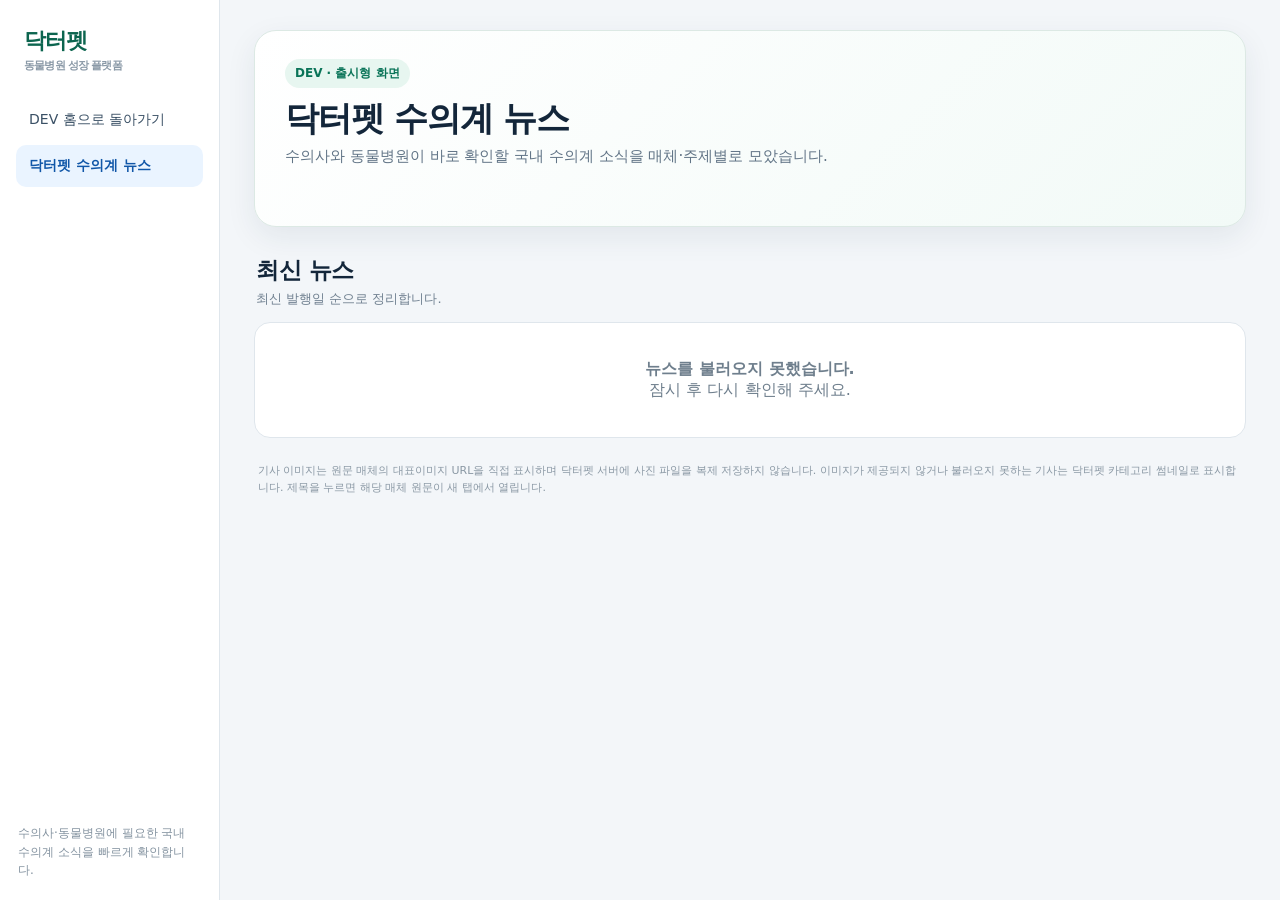
<file: vet-news/index.html>
<!doctype html>
<html lang="ko">
<head>
<meta charset="utf-8">
<meta name="viewport" content="width=device-width,initial-scale=1">
<meta name="robots" content="noindex,nofollow">
<title>닥터펫 수의계 뉴스 · DEV</title>
<style>
:root{
  font-family:system-ui,-apple-system,"Noto Sans KR",sans-serif;
  color:#13263a;background:#f3f6f9;
  --line:#dfe6ec;--muted:#708090;--ink:#13263a;--green:#0d8a67;--green2:#e9f7f2;
  --navy:#183b5b;--white:#fff;--shadow:0 10px 30px rgba(26,48,71,.08);
}
*{box-sizing:border-box}body{margin:0;background:#f3f6f9}a{color:inherit}
.shell{display:grid;grid-template-columns:220px 1fr;min-height:100vh}
.side{background:#fff;border-right:1px solid var(--line);padding:24px 16px;position:sticky;top:0;height:100vh}
.brand{font-weight:950;font-size:22px;letter-spacing:-.8px;margin:2px 8px 26px;color:#0c654f}
.brand small{display:block;font-size:11px;font-weight:700;color:#8a99a7;margin-top:2px}
.nav a{display:flex;align-items:center;gap:10px;text-decoration:none;padding:12px 13px;border-radius:10px;margin:4px 0;color:#3a5065;font-size:14px}
.nav a.active{background:#eaf4ff;color:#1157a8;font-weight:850}
.side-note{position:absolute;left:18px;right:18px;bottom:20px;font-size:12px;line-height:1.55;color:#8493a0}
.main{padding:30px 34px 64px;min-width:0;max-width:1600px;width:100%;margin:0 auto}
.hero{background:linear-gradient(135deg,#fff 0%,#f2faf7 100%);border:1px solid #dce9e4;border-radius:22px;padding:28px 30px 24px;box-shadow:var(--shadow)}
.kicker{display:inline-flex;align-items:center;gap:7px;font-size:12px;font-weight:900;color:#0a7458;background:#e7f6f0;padding:6px 10px;border-radius:99px}
.hero h1{font-size:34px;line-height:1.2;letter-spacing:-1.2px;margin:10px 0 8px}
.hero p{margin:0;color:#617486;font-size:15px}
.hero-row{display:flex;justify-content:space-between;gap:20px;align-items:flex-end}
.hero-stat{display:flex;gap:10px;flex-wrap:wrap}
.mini-stat{background:#fff;border:1px solid var(--line);border-radius:12px;padding:9px 12px;min-width:100px}
.mini-stat b{font-size:18px;display:block}.mini-stat small{font-size:11px;color:var(--muted)}
.tabs,.cats{display:flex;gap:8px;flex-wrap:wrap;margin-top:18px}
.tab,.cat{border:1px solid var(--line);background:#fff;border-radius:99px;padding:9px 13px;text-decoration:none;font-size:13px;font-weight:750;color:#516273;cursor:pointer}
.tab.active,.cat.active{background:#183b5b;border-color:#183b5b;color:#fff}
.section-head{display:flex;align-items:flex-end;justify-content:space-between;gap:16px;margin:28px 2px 14px}
.section-head h2{font-size:23px;letter-spacing:-.5px;margin:0}
.section-head p{font-size:13px;color:var(--muted);margin:4px 0 0}
.status-row{display:flex;gap:8px;flex-wrap:wrap}
.status-chip{font-size:11px;border-radius:99px;padding:6px 9px;background:#fff;border:1px solid var(--line);color:#627384}
.status-chip.good{color:#087653;background:#edf9f4;border-color:#d7eee5}
.status-chip.bad{color:#ad3847;background:#fff3f4;border-color:#f2dadd}
.status-chip.warn{color:#9a6a12;background:#fff8e8;border-color:#f1e6c7}
.news-grid{display:grid;grid-template-columns:repeat(2,minmax(0,1fr));gap:16px}
.card{display:grid;grid-template-columns:190px minmax(0,1fr);background:#fff;border:1px solid #e1e7ec;border-radius:18px;overflow:hidden;text-decoration:none;min-height:178px;box-shadow:0 4px 16px rgba(26,48,71,.045);transition:.18s ease}
.card:hover{transform:translateY(-2px);box-shadow:0 12px 28px rgba(26,48,71,.10);border-color:#c7d5df}
.thumb{position:relative;min-height:178px;background:linear-gradient(145deg,#dfe9ef,#eef4f7);overflow:hidden}
.thumb img{display:block;width:100%;height:100%;object-fit:cover;position:absolute;inset:0}
.fallback{position:absolute;inset:0;display:flex;flex-direction:column;justify-content:flex-end;padding:18px;background:linear-gradient(150deg,#dfe9ef 0%,#edf5f2 55%,#d7ebe4 100%);color:#24475f}
.fallback b{font-size:18px;letter-spacing:-.4px}.fallback span{font-size:11px;color:#5d7686;margin-top:5px}
.photo-tag{position:absolute;left:10px;bottom:10px;background:rgba(16,34,50,.78);color:white;border-radius:99px;padding:5px 8px;font-size:10px;font-weight:800;backdrop-filter:blur(4px)}
.card-body{padding:17px 18px 15px;display:flex;flex-direction:column;min-width:0}
.meta{display:flex;align-items:center;gap:7px;flex-wrap:wrap;font-size:11px;color:#7b8996}
.source{font-weight:850;color:#33536d}
.category{background:#edf4f7;color:#426175;padding:4px 7px;border-radius:99px;font-weight:800}
.card h3{font-size:18px;line-height:1.42;letter-spacing:-.35px;margin:10px 0 7px;color:#14283b}
.summary{color:#5f7080;font-size:13px;line-height:1.55;margin:0;display:-webkit-box;-webkit-box-orient:vertical;-webkit-line-clamp:2;overflow:hidden;min-height:40px}
.card-foot{margin-top:auto;padding-top:12px;display:flex;justify-content:space-between;align-items:center;font-size:11px;color:#82909c}
.open{font-size:12px;font-weight:850;color:#0a765a}
.pager{display:flex;justify-content:center;align-items:center;gap:10px;margin:28px 0 0}
.pager button{border:1px solid var(--line);background:#fff;border-radius:10px;padding:9px 14px;cursor:pointer;font-weight:750}
.pager button:disabled{opacity:.35;cursor:default}
.empty{background:#fff;border:1px solid var(--line);border-radius:16px;padding:36px;color:#6f7f8d;text-align:center}
.disclaimer{margin-top:24px;font-size:11px;line-height:1.6;color:#8a98a4;padding:0 4px}
.mobile-menu{display:none}
@media(max-width:1120px){
  .news-grid{grid-template-columns:1fr}
}
@media(max-width:900px){
  .shell{grid-template-columns:1fr}.side{display:none}.main{padding:16px 14px 42px}.mobile-menu{display:flex;gap:8px;overflow:auto;margin-bottom:12px}
  .mobile-menu a{white-space:nowrap;border:1px solid var(--line);background:#fff;border-radius:99px;padding:8px 11px;text-decoration:none;font-size:12px;font-weight:750}
  .hero{padding:22px 20px}.hero h1{font-size:28px}.hero-row{display:block}.hero-stat{margin-top:18px}
}
@media(max-width:640px){
  .main{padding-left:10px;padding-right:10px}.hero{border-radius:16px}.hero h1{font-size:25px}
  .card{grid-template-columns:118px 1fr;min-height:166px}.thumb{min-height:166px}.card-body{padding:14px 13px}
  .card h3{font-size:15px;margin-top:8px}.summary{font-size:12px;line-height:1.48;min-height:36px}
  .photo-tag{display:none}.section-head{display:block}.status-row{margin-top:10px}.tabs,.cats{flex-wrap:nowrap;overflow:auto;padding-bottom:3px}.tab,.cat{white-space:nowrap}
}
</style>
</head>
<body>
<div class="shell">
  <aside class="side">
    <div class="brand">닥터펫<small>동물병원 성장 플랫폼</small></div>
    <nav class="nav">
      <a href="../">DEV 홈으로 돌아가기</a>
      <a class="active" href="./">닥터펫 수의계 뉴스</a>
    </nav>
    <div class="side-note">수의사·동물병원에 필요한 국내 수의계 소식을 빠르게 확인합니다.</div>
  </aside>
  <main class="main">
    <div class="mobile-menu"><a href="../">홈</a><a href="./">수의계 뉴스</a></div>
    <section class="hero">
      <div class="hero-row">
        <div>
          <span class="kicker">DEV · 출시형 화면</span>
          <h1>닥터펫 수의계 뉴스</h1>
          <p>수의사와 동물병원이 바로 확인할 국내 수의계 소식을 매체·주제별로 모았습니다.</p>
        </div>
        <div class="hero-stat" id="heroStats"></div>
      </div>
      <div class="tabs" id="sourceTabs"></div>
      <div class="cats" id="categoryTabs"></div>
    </section>

    <div class="section-head">
      <div><h2 id="listTitle">최신 뉴스</h2><p id="listDesc">최신 발행일 순으로 정리합니다.</p></div>
      <div class="status-row" id="statusRow"></div>
    </div>

    <div id="app"><div class="empty">뉴스를 불러오는 중입니다.</div></div>
    <div class="disclaimer">기사 이미지는 원문 매체의 대표이미지 URL을 직접 표시하며 닥터펫 서버에 사진 파일을 복제 저장하지 않습니다. 이미지가 제공되지 않거나 불러오지 못하는 기사는 닥터펫 카테고리 썸네일로 표시합니다. 제목을 누르면 해당 매체 원문이 새 탭에서 열립니다.</div>
  </main>
</div>
<script>
const API='https://mabvxdcpmfdzrqlgkxqn.supabase.co/functions/v1/doctorpet-vet-news-release-data';
const sources={
  all:{slug:'all',name:'전체뉴스'},
  FEED_DAILYGAEWON:{slug:'dailygaewon',name:'데일리개원'},
  REF_DAILYVET:{slug:'dailyvet',name:'데일리벳'},
  REF_HAPPYPET:{slug:'happypet',name:'뉴스1 해피펫'}
};
const bySlug={all:'all',dailygaewon:'FEED_DAILYGAEWON',dailyvet:'REF_DAILYVET',happypet:'REF_HAPPYPET'};
const categories=['전체','임상·진료','학술·교육','산업·제품','정책·공공','병원경영','수의계소식'];
const esc=s=>String(s??'').replace(/[&<>"']/g,c=>({'&':'&amp;','<':'&lt;','>':'&gt;','"':'&quot;',"'":'&#39;'}[c]));
const kdate=v=>{if(!v)return '날짜 확인 중';const d=new Date(v);if(!Number.isFinite(d.getTime()))return '날짜 확인 중';return new Intl.DateTimeFormat('ko-KR',{timeZone:'Asia/Seoul',year:'numeric',month:'2-digit',day:'2-digit'}).format(d)};
const kdt=v=>{if(!v)return '미확인';const d=new Date(v);if(!Number.isFinite(d.getTime()))return '미확인';return new Intl.DateTimeFormat('ko-KR',{timeZone:'Asia/Seoul',month:'2-digit',day:'2-digit',hour:'2-digit',minute:'2-digit'}).format(d)};
const sourceName=id=>sources[id]?.name||'수의계 뉴스';

function classify(r){
  const s=(String(r.title||'')+' '+String(r.url||'')).toLowerCase();
  if(/병원운영|병원 운영|경영|개원|원장|채용|인사|경영관리|mou/.test(s))return '병원경영';
  if(/진료|임상|수술|검사|피부|심장|치과|종양|영상|신경|혈액|질환|치료|진단|안과|내과|외과|응급|마취|처방|비뇨기/.test(s))return '임상·진료';
  if(/학회|세미나|웨비나|학술|교수|대학|가이드라인|총회|콩그레스|교육|연구|수의대|fasava|wsava|aovet|학술대회/.test(s))return '학술·교육';
  if(/출시|서비스|제품|제약|기업|스타트업|플랫폼|시장|투자|브랜드|캠페인|개발|헬스케어|테크크런치/.test(s))return '산업·제품';
  if(/정책|정부|농림|검역|공고|위원회|협회|대수회|법|규제|공공|동물복지|복지|방역/.test(s))return '정책·공공';
  return '수의계소식';
}
// R7.6: Metadata-only API has no verified excerpt. A provenance notice is
// not an article summary; never infer details from a category or the title.
function summaryFor(){
  return '기사 소개글은 제공되지 않았습니다. 정확한 내용은 언론사 원문에서 확인하세요.';
}
// Display-only repair for one documented UTF-8 corruption in DEV metadata.
// Require the exact article URL, source, and original damaged bytes.
function visibleTitle(r){
  if(r&&r.sourceId==='FEED_DAILYGAEWON'&&
     r.url==='https://www.dailygaewon.com/news/articleView.html?idxno=18660'&&
     r.title==='대수회 28대 집행부 ‘동물보��·복지위원회’ 첫 회의'){
    return '대수회 28대 집행부 ‘동물보호·복지위원회’ 첫 회의';
  }
  return r?.title||'제목 확인 중';
}
function statusInfo(s){
  if(!s)return['warn','상태 미확인'];
  if(s.collectorStatus==='SUCCESS')return['good','정상 자동확인'];
  if(s.collectorStatus==='FAILED')return['bad','갱신 지연'];
  if(s.collectorStatus==='NO_AUTOMATIC_COLLECTOR')return['warn','자동수집 준비중'];
  return['warn',s.collectorStatus||'상태 미확인'];
}
let data=null;
function allRows(){
  return Object.entries(data.groups||{}).flatMap(([sourceId,rows])=>(rows||[]).map(r=>({...r,sourceId:r.sourceId||sourceId}))).sort((a,b)=>new Date(b.publishedAt||0)-new Date(a.publishedAt||0));
}
function currentParams(){
  const p=new URLSearchParams(location.search);
  return {source:p.get('source')||'all',cat:p.get('cat')||'전체',page:Math.max(1,Number(p.get('page')||1))};
}
function navUrl(source,cat='전체',page=1){
  const u=new URL(location.href);u.search='';if(source&&source!=='all')u.searchParams.set('source',source);if(cat&&cat!=='전체')u.searchParams.set('cat',cat);if(page>1)u.searchParams.set('page',String(page));return u.pathname+u.search;
}
function renderChrome(){
  const {source,cat}=currentParams();
  document.getElementById('sourceTabs').innerHTML=Object.values(sources).map(m=>'<a class="tab '+(source===m.slug?'active':'')+'" href="'+navUrl(m.slug,'전체',1)+'">'+m.name+'</a>').join('');
  document.getElementById('categoryTabs').innerHTML=categories.map(c=>'<a class="cat '+(cat===c?'active':'')+'" href="'+navUrl(source,c,1)+'">'+c+'</a>').join('');
  const actual=Object.values(data.states||{}).reduce((n,s)=>n+Number(s.actualCount||0),0);
  const imageCount=allRows().filter(r=>r.image&&r.image.url).length;
  document.getElementById('heroStats').innerHTML='<div class="mini-stat"><b>'+actual+'</b><small>실제 기사</small></div><div class="mini-stat"><b>'+imageCount+'</b><small>대표이미지 연결</small></div>';
  document.getElementById('statusRow').innerHTML=Object.entries(data.states||{}).map(([id,s])=>{const [cl,txt]=statusInfo(s);return '<span class="status-chip '+cl+'">'+sourceName(id)+' · '+txt+'</span>'}).join('');
}
function renderList(){
  const {source,cat,page}=currentParams();
  let rows=source==='all'?allRows():(data.groups[bySlug[source]]||[]).map(r=>({...r,sourceId:r.sourceId||bySlug[source]}));
  if(cat!=='전체')rows=rows.filter(r=>classify(r)===cat);
  rows.sort((a,b)=>new Date(b.publishedAt||0)-new Date(a.publishedAt||0));
  const size=100,totalPages=Math.max(1,Math.ceil(rows.length/size)),safePage=Math.min(page,totalPages),items=rows.slice((safePage-1)*size,safePage*size);
  const sourceLabel=source==='all'?'전체뉴스':sourceName(bySlug[source]);
  document.getElementById('listTitle').textContent=cat==='전체'?sourceLabel:sourceLabel+' · '+cat;
  document.getElementById('listDesc').textContent=rows.length+'건 · 최신 발행일 순 · 기사 클릭 시 원문 새 탭';
  const cards=items.map(r=>{
    const c=classify(r),m=sourceName(r.sourceId),has=!!(r.image&&r.image.url),img=has?'<img loading="lazy" decoding="async" alt="" src="'+esc(r.image.url)+'" onerror="this.style.display=\'none\';this.nextElementSibling.style.display=\'flex\'">':'';
    const fb='<div class="fallback" style="'+(has?'display:none':'')+'"><b>'+esc(m)+'</b><span>'+esc(c)+' · 닥터펫 수의계 뉴스</span></div>';
    const tag=has?'<span class="photo-tag">원문 대표이미지</span>':'';
    return '<a class="card" href="'+esc(r.url)+'" target="_blank" rel="noopener noreferrer">'+
      '<div class="thumb">'+img+fb+tag+'</div>'+
      '<div class="card-body"><div class="meta"><span class="source">'+esc(m)+'</span><span class="category">'+esc(c)+'</span><span>'+kdate(r.publishedAt)+'</span></div>'+
      '<h3>'+esc(visibleTitle(r))+'</h3><p class="summary">'+esc(summaryFor(r))+'</p>'+
      '<div class="card-foot"><span>실제 저장 기사</span><span class="open">원문 보기 ↗</span></div></div></a>';
  }).join('');
  document.getElementById('app').innerHTML=(cards?'<div class="news-grid">'+cards+'</div>':'<div class="empty">이 카테고리에 표시할 기사가 없습니다.</div>')+
    '<div class="pager"><button id="prev" '+(safePage<=1?'disabled':'')+'>이전</button><span>'+safePage+' / '+totalPages+'</span><button id="next" '+(safePage>=totalPages?'disabled':'')+'>다음</button></div>';
  document.getElementById('prev').onclick=()=>{if(safePage>1)location.href=navUrl(source,cat,safePage-1)};
  document.getElementById('next').onclick=()=>{if(safePage<totalPages)location.href=navUrl(source,cat,safePage+1)};
}
async function boot(){
  try{
    const res=await fetch(API,{cache:'no-store'});
    if(!res.ok)throw Error('HTTP '+res.status);
    data=await res.json();
    renderChrome();renderList();
  }catch(e){
    document.getElementById('app').innerHTML='<div class="empty"><b>뉴스를 불러오지 못했습니다.</b><br>잠시 후 다시 확인해 주세요.</div>';
  }
}
boot();
</script>
</body>
</html>
</file>
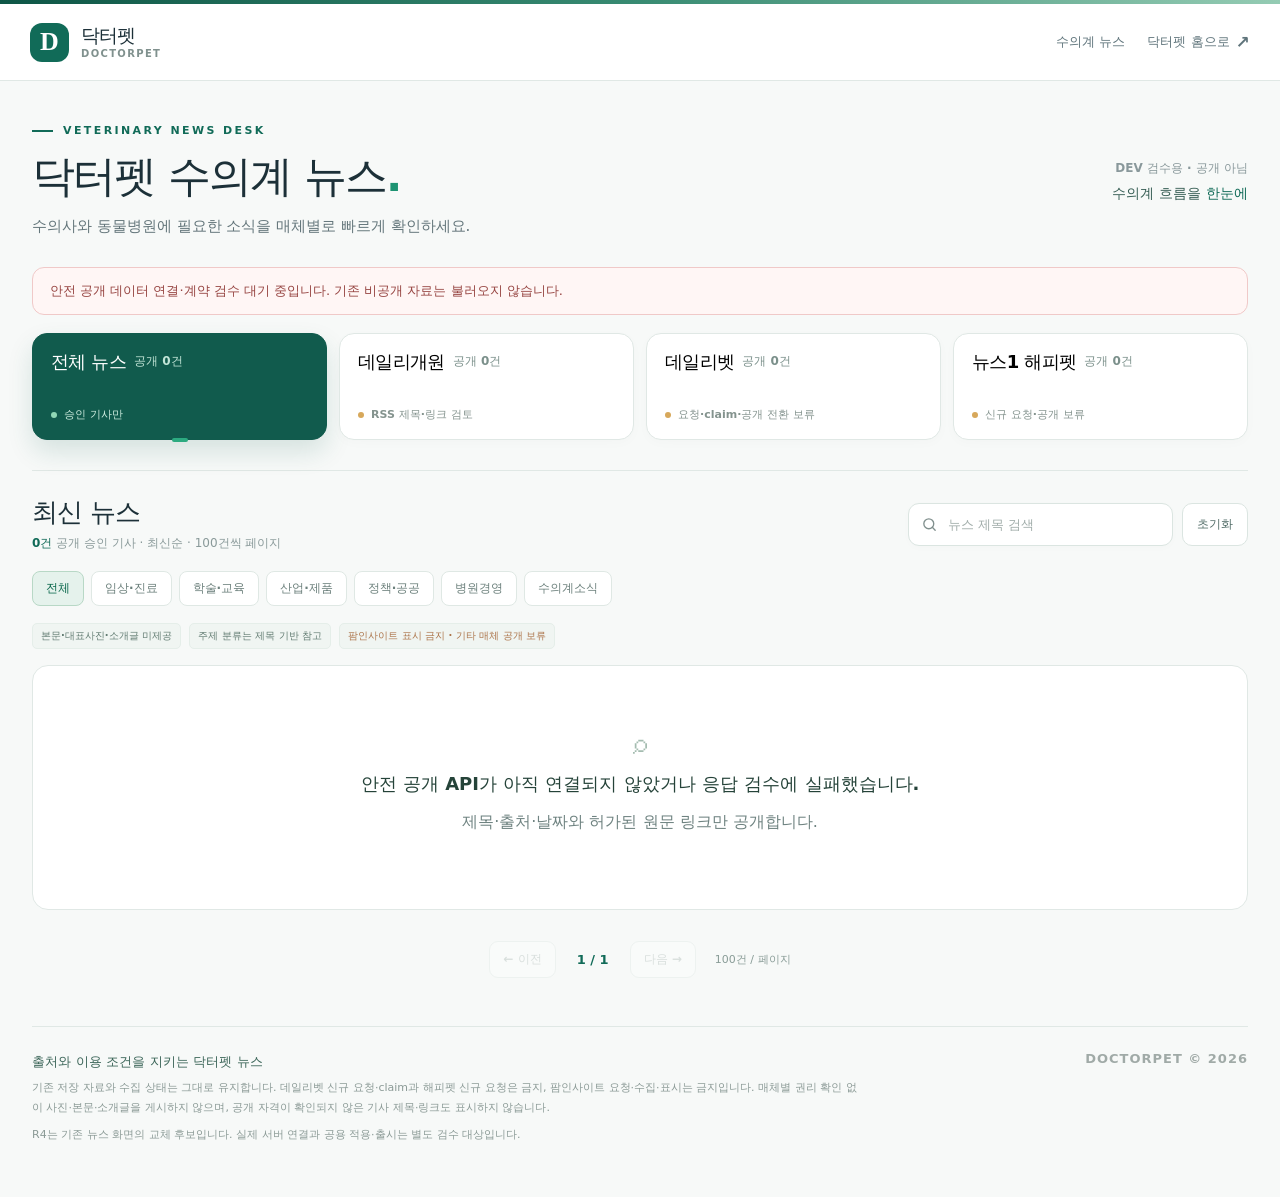
<file: vet-news/staging/r4-safe-ui.html>
<!doctype html>
<html lang="ko">
<head>
<meta charset="utf-8">
<meta name="viewport" content="width=device-width, initial-scale=1">
<meta name="robots" content="noindex,nofollow">
<meta name="color-scheme" content="light">
<meta http-equiv="Content-Security-Policy" content="default-src 'none'; style-src 'unsafe-inline'; script-src 'unsafe-inline'; img-src 'none'; connect-src https://mabvxdcpmfdzrqlgkxqn.supabase.co; font-src 'none'; base-uri 'none'; form-action 'none'">
<title>닥터펫 수의계 뉴스 | R4 권리게이트 적용 후보</title>
<style>
:root{--ink:#1c3038;--sub:#566c74;--muted:#7b8d93;--green:#116b58;--green-dark:#0d4f43;--green-pale:#eef7f3;--line:#e0e8e5;--paper:#f7f9f8;--white:#fff;--shadow:0 10px 35px rgba(13,45,47,.055);font-family: "Pretendard Variable",Pretendard,-apple-system,BlinkMacSystemFont,"Apple SD Gothic Neo","Noto Sans KR",system-ui,sans-serif;color:var(--ink);background:var(--paper);font-synthesis:none}
*{box-sizing:border-box}html{scroll-behavior:smooth}body{margin:0;min-width:320px}button,input,a{font:inherit}button{cursor:pointer}a{text-decoration:none;color:inherit}button:focus-visible,input:focus-visible,a:focus-visible{outline:3px solid #5fb499;outline-offset:2px}button:disabled{cursor:not-allowed;opacity:.35}a:hover{color:var(--green)}.hidden{display:none!important}
.topline{height:4px;background:linear-gradient(90deg,#0e5646 0%,#388b72 50%,#94cbb3 100%)}
.topbar{background:#fff;border-bottom:1px solid var(--line)}.topbar-inner{max-width:1360px;margin:auto;height:76px;padding:0 30px;display:flex;align-items:center;justify-content:space-between;gap:12px}.brand-link{display:flex;align-items:center;gap:12px;min-width:0}.brand-mark{width:39px;height:39px;display:grid;place-items:center;color:#fff;background:var(--green);border-radius:12px;font-family:Georgia,serif;font-size:26px;font-weight:700;letter-spacing:-2px;padding-right:2px;flex-shrink:0}.brand-copy{display:flex;flex-direction:column;gap:2px}.brand-copy strong{font-size:19px;letter-spacing:-.8px;line-height:1.1}.brand-copy small{font-size:10px;letter-spacing:1.35px;color:#80918e;font-weight:800}.top-actions{display:flex;gap:22px;align-items:center;color:#5f747b;font-size:13px;font-weight:700}.top-actions a{display:flex;align-items:center;gap:6px}.top-actions a:hover{color:var(--green)}.tiny-arrow{font-size:17px;line-height:1}
.container{width:min(1280px,calc(100% - 64px));margin:0 auto}.hero{padding:43px 0 28px;display:flex;align-items:flex-end;justify-content:space-between;gap:25px}.eyebrow{display:flex;align-items:center;gap:10px;color:var(--green);font-size:11px;font-weight:900;letter-spacing:2.4px}.eyebrow:before{content:"";display:block;width:21px;height:2px;background:var(--green)}h1{font-size:43px;line-height:1.21;letter-spacing:-2px;margin:13px 0 12px;font-weight:850}.hero-sub{font-size:15px;line-height:1.65;color:#64767b;margin:0}.hero-right{align-self:center;display:flex;flex-direction:column;gap:8px;text-align:right}.today{font-size:12px;color:#89989b;font-weight:750}.hero-right strong{font-size:14px;color:#365d54}.hero-right b{color:var(--green)}
.mode-alert{border:1px solid #d9e9e0;background:#edf7f1;border-radius:12px;padding:12px 17px;display:flex;align-items:center;justify-content:space-between;gap:16px;font-size:12px;color:#4b7567;margin:0 0 18px}.mode-alert strong{color:#245d4e}.mode-control{display:flex;gap:8px;flex-shrink:0}.mode-btn{background:#fff;border:1px solid #cadecf;color:#336755;border-radius:8px;font-size:12px;font-weight:800;padding:7px 11px;white-space:nowrap}.mode-btn.active{background:var(--green);border-color:var(--green);color:#fff}
.source-selector{display:grid;grid-template-columns:repeat(4,minmax(0,1fr));gap:12px;margin-bottom:30px}.source-tab{border:1px solid var(--line);background:#fff;border-radius:15px;min-height:107px;padding:16px 18px;text-align:left;display:flex;flex-direction:column;justify-content:space-between;position:relative;transition:box-shadow .18s,background .18s,border-color .18s,transform .18s;box-shadow:0 3px 12px rgba(25,56,55,.02)}.source-tab:hover{transform:translateY(-2px);box-shadow:var(--shadow)}.source-tab.active{background:#115b4d;border-color:#115b4d;box-shadow:0 12px 26px rgba(17,91,77,.14);color:white}.source-line{display:flex;justify-content:space-between;align-items:center;gap:8px}.source-name{font-weight:850;font-size:18px;letter-spacing:-.65px}.source-count{font-size:12px;font-weight:800;color:#7b908b}.source-tab.active .source-count{color:#c2e5d7}.source-status{display:flex;gap:7px;align-items:center;color:#84938e;font-size:11px;font-weight:650}.source-tab.active .source-status{color:#d0e8dc}.status-dot{width:6px;height:6px;border-radius:100%;background:#b9c9c2}.source-tab.active .status-dot{background:#90d8b6}.source-status .dot-ready{background:#d7a85b}.source-tab.active:after{content:"";position:absolute;bottom:-3px;left:calc(50% - 8px);width:16px;height:4px;border-radius:5px;background:#2caa80}
.content-head{border-top:1px solid var(--line);padding-top:25px;display:flex;align-items:center;justify-content:space-between;gap:20px;margin-bottom:19px}.heading-group{display:flex;flex-direction:column;gap:7px}.heading-group h2{margin:0;font-size:26px;line-height:1.24;letter-spacing:-1px}.listing-desc{font-size:12px;color:#8a9a9a}.count{color:var(--green);font-weight:850}.controls{display:flex;gap:9px;align-items:center}.searchbox{display:flex;align-items:center;gap:8px;background:#fff;border:1px solid #dbe5e1;border-radius:11px;height:43px;padding:0 12px;width:265px;box-shadow:0 2px 8px rgba(30,56,53,.015)}.searchbox svg{flex:none;color:#81908e}.searchbox input{border:0;outline:0;min-width:0;width:100%;color:var(--ink);font-size:13px;background:transparent}.searchbox input::placeholder{color:#a1adaa}.icon-btn{border:1px solid #dbe5e1;background:white;border-radius:10px;height:43px;padding:0 14px;display:flex;gap:6px;align-items:center;font-size:12px;color:#526d68;font-weight:800}.icon-btn:hover,.searchbox:focus-within{border-color:#74b5a0}.icon-btn:hover{background:var(--green-pale)}
.cat-bar{display:flex;align-items:center;gap:7px;overflow:auto;padding:0 0 17px;scrollbar-width:none}.cat-bar::-webkit-scrollbar{display:none}.category-btn{border:1px solid #dfe8e4;background:#fff;color:#6c807c;border-radius:8px;padding:8px 13px;white-space:nowrap;font-size:12px;font-weight:800}.category-btn.active{background:#e5f2ec;color:#0c694d;border-color:#b8d8c6}.sort-label{font-size:12px;color:#8b9797;font-weight:700;margin-left:auto;white-space:nowrap;padding-left:10px}
.facts{display:flex;align-items:center;flex-wrap:wrap;gap:8px;margin-bottom:16px;min-height:24px}.fact{background:#f0f5f2;border:1px solid #e5eee9;border-radius:5px;color:#627c72;font-size:10px;padding:5px 8px;font-weight:700}.fact.warn{background:#fff8ed;border-color:#f0e7cf;color:#967742}
.news-grid{display:grid;grid-template-columns:repeat(2,minmax(0,1fr));gap:14px}.news-card{display:flex;align-items:stretch;background:#fff;border:1px solid #e3eae7;border-radius:16px;overflow:hidden;min-width:0;min-height:178px;box-shadow:0 3px 14px rgba(13,41,43,.025);transition:border-color .16s,transform .16s,box-shadow .16s}.news-card:hover{border-color:#a8c9ba;transform:translateY(-2px);box-shadow:0 11px 27px rgba(17,67,54,.09)}.news-card.featured{grid-column:span 2;min-height:245px}.thumb{flex:0 0 170px;position:relative;overflow:hidden;background:#eaf1ed;display:flex;align-items:center;justify-content:center}.news-card.featured .thumb{flex-basis:33%;min-width:295px}.thumb img{position:absolute;inset:0;width:100%;height:100%;object-fit:cover}.thumb .placeholder{display:flex;flex-direction:column;align-items:center;justify-content:center;gap:8px;position:absolute;inset:0;color:#779890;background:radial-gradient(circle at 75% 12%,#e8f4e8 0%,transparent 45%),linear-gradient(125deg,#dbece5,#f0f6f2)}.thumb .placeholder:after{content:"";position:absolute;right:-32px;bottom:-60px;width:170px;height:170px;border:1px solid rgba(51,119,93,.12);border-radius:50%}.placeholder svg{color:#85aba0;opacity:.9}.placeholder b{font-size:12px;letter-spacing:.1px;color:#48776b}.placeholder small{font-size:10px;color:#8ea49d;font-weight:650}.thumb[data-photo="loaded"] .placeholder{display:none}.thumb[data-photo="error"] .placeholder b:after{content:" · 로드 실패"}.image-state{position:absolute;bottom:9px;left:9px;background:rgba(16,55,45,.82);color:#fff;border-radius:5px;padding:5px 7px;font-size:10px;font-weight:700;display:none}.thumb[data-photo="loaded"] .image-state{display:block}
.card-content{padding:19px 19px 16px;display:flex;flex-direction:column;min-width:0;flex:1}.news-card.featured .card-content{padding:27px 31px}.meta{display:flex;align-items:center;gap:8px;flex-wrap:wrap;color:#82918f;font-size:11px;font-weight:650}.meta .source{color:#1b6d56;font-weight:900}.meta .meta-split{width:1px;height:10px;background:#d5e2dc}.tag{border-radius:5px;background:#f0f5f2;color:#637e72;font-size:10px;font-weight:700;padding:4px 6px}.headline{margin:11px 0 10px;font-size:18px;line-height:1.45;font-weight:850;letter-spacing:-.6px;color:#20333a;display:-webkit-box;-webkit-line-clamp:2;-webkit-box-orient:vertical;overflow:hidden}.news-card.featured .headline{font-size:27px;line-height:1.35;letter-spacing:-1.2px;max-width:680px;margin-top:19px}.excerpt{margin:0;font-size:13px;line-height:1.65;min-height:40px;color:#687e80;display:-webkit-box;-webkit-line-clamp:2;-webkit-box-orient:vertical;overflow:hidden}.excerpt.missing{color:#98a6a3}.card-end{margin-top:auto;padding-top:13px;display:flex;gap:8px;justify-content:space-between;align-items:center;min-height:29px}.card-info{color:#99a7a2;font-size:10px;font-weight:750}.read-link{color:var(--green);font-size:12px;font-weight:850;white-space:nowrap;display:flex;gap:4px;align-items:center}.read-link svg{transition:transform .18s}.news-card:hover .read-link svg{transform:translate(2px,-2px)}.fake-label{color:#9f7748}
.pagination{display:flex;justify-content:center;align-items:center;gap:9px;padding:31px 0 10px}.pagination button{background:#fff;border:1px solid #dce6e2;border-radius:9px;padding:9px 13px;color:#45645a;font-size:12px;font-weight:800}.pagination button:disabled{color:#a2b2ad}.pagination .page-indicator{padding:8px 12px;font-size:13px;font-weight:800;color:var(--green)}.pagination .page-size{font-size:11px;color:#899c97;padding-left:10px}.empty-state{background:#fff;border:1px solid var(--line);border-radius:16px;padding:60px 20px;text-align:center;color:#6f8381}.empty-state strong{display:block;color:#254339;font-size:18px;margin-bottom:8px}.empty-state button{margin-top:15px;background:var(--green);border:0;border-radius:9px;padding:10px 15px;color:#fff;font-weight:800}.empty-icon{font-size:28px;color:#a4bcb0;margin-bottom:13px}
.footer-note{display:flex;justify-content:space-between;align-items:flex-start;gap:30px;border-top:1px solid var(--line);margin-top:38px;padding:24px 0 52px}.footer-note strong{font-size:13px;color:#3b6558}.footer-note p{font-size:11px;color:#8b9a96;line-height:1.8;margin:7px 0 0;max-width:830px}.foot-brand{font-size:13px;color:#a0aaa7;font-weight:850;letter-spacing:1px;white-space:nowrap}.sronly{position:absolute;width:1px;height:1px;padding:0;margin:-1px;overflow:hidden;clip:rect(0,0,0,0);white-space:nowrap;border:0}
@media(min-width:1380px){.news-grid{gap:16px}.source-selector{gap:14px}.news-card{min-height:185px}}
@media(max-width:1050px){.container{width:min(100% - 44px,1280px)}.news-grid{grid-template-columns:1fr}.news-card.featured{grid-column:span 1}.source-name{font-size:16px}.source-tab{padding:14px 13px}.news-card.featured .thumb{flex-basis:32%}}
@media(max-width:720px){.topbar-inner{height:62px;padding:0 16px}.brand-mark{height:34px;width:34px;border-radius:10px;font-size:22px}.brand-copy strong{font-size:16px}.brand-copy small{font-size:9px;letter-spacing:1.1px}.top-actions{gap:12px;font-size:11px}.top-actions .external-label{display:none}.container{width:calc(100% - 32px)}.hero{padding:28px 0 20px;display:block}.hero h1{font-size:32px;letter-spacing:-1.6px;margin:11px 0 10px}.hero-sub{font-size:12px;line-height:1.6}.hero-right{display:none}.eyebrow{font-size:10px;letter-spacing:1.5px}.mode-alert{display:block;font-size:11px;line-height:1.6;padding:11px 12px;margin-bottom:12px}.mode-control{margin-top:10px}.source-selector{grid-template-columns:repeat(4,minmax(152px,1fr));overflow-x:auto;gap:8px;padding:0 0 10px;margin-right:-16px;margin-bottom:13px;scrollbar-width:none}.source-selector::-webkit-scrollbar{display:none}.source-tab{min-height:91px;border-radius:13px;padding:13px 13px}.source-name{font-size:15px}.source-count{font-size:11px}.source-status{font-size:10px}.content-head{padding-top:17px;align-items:flex-start;flex-direction:column;gap:13px;margin-bottom:12px}.heading-group h2{font-size:23px}.listing-desc{font-size:11px}.controls{width:100%}.searchbox{flex:1;height:43px}.icon-btn{height:43px}.cat-bar{margin-right:-16px;padding-bottom:14px}.category-btn{font-size:11px;padding:8px 11px}.sort-label{display:none}.facts{margin-bottom:13px}.fact{font-size:9px}.news-grid{gap:10px}.news-card{min-height:164px;border-radius:13px}.news-card.featured{min-height:189px}.thumb{flex-basis:124px}.news-card.featured .thumb{flex-basis:144px;min-width:144px}.card-content,.news-card.featured .card-content{padding:14px 13px}.headline,.news-card.featured .headline{font-size:15px;line-height:1.46;letter-spacing:-.45px;margin:8px 0 7px}.meta{font-size:10px;gap:6px}.tag{font-size:9px;padding:3px 5px}.excerpt{font-size:11px;line-height:1.5;min-height:33px}.card-info{font-size:9px}.read-link{font-size:10px}.card-end{padding-top:7px}.placeholder svg{width:32px;height:32px}.placeholder b{font-size:10px}.placeholder small{font-size:9px}.footer-note{margin-top:25px;padding:23px 0 40px}.foot-brand{display:none}}
@media(max-width:385px){.hero h1{font-size:29px}.news-card,.news-card.featured{min-height:165px}.thumb,.news-card.featured .thumb{flex-basis:110px;min-width:110px}.card-content,.news-card.featured .card-content{padding:13px 11px}.headline,.news-card.featured .headline{font-size:14px}.excerpt{font-size:10.5px}.meta .tag{display:none}.read-link svg{display:none}.mode-btn{padding:7px 9px}.source-selector{grid-template-columns:repeat(4,146px)}}
@media(prefers-reduced-motion:reduce){html{scroll-behavior:auto}*{transition:none!important}}
 .mode-control{align-items:center}.mode-btn{min-height:36px}.source-tab .source-status{line-height:1.45}.source-tab.active .source-status{color:#cfede0}.thumb[data-photo="withheld"]{background:#eaf2ee}.image-state{background:rgba(32,82,68,.85);color:white}.excerpt.missing{color:#81958d}.card-info.fake-label{color:#b07d46}.read-link{color:#668b80}.hold-note{color:#ac744a}

/* R3: Better mobile source discoverability and compact, readable first fold. */
@media(max-width:720px){
 .source-selector{display:grid;grid-template-columns:repeat(2,minmax(0,1fr));gap:7px;overflow:visible;margin-bottom:18px;padding:0}
 .source-tab{min-width:0;min-height:74px;padding:10px 11px;border-radius:11px}
 .source-name{font-size:13px}.source-count{font-size:10px}
 .source-tab .source-status{font-size:10px;line-height:1.35}
 .mode-alert{gap:9px}.mode-control{display:flex;flex-wrap:wrap;flex-shrink:1;gap:6px}
 .mode-btn{font-size:11px;min-height:34px;padding:7px 9px}
 .hero{padding-top:22px;padding-bottom:14px}.content-head{padding-top:16px;margin-bottom:13px}
 .news-card .thumb .placeholder b{font-size:11px}
}
@media(max-width:385px){
 .source-selector{grid-template-columns:repeat(2,minmax(0,1fr))}
 .mode-btn{font-size:10px;padding:7px 8px}
}

/* R4 actual connection candidate: accessibility and explicit data-state indicators */
.read-link{white-space:normal}.meta time{white-space:nowrap}
.stage-alert{border:1px solid #f0dfbd;background:#fff9ed;color:#876527;border-radius:12px;padding:13px 17px;font-size:13px;line-height:1.55;margin:0 0 18px}
.stage-alert b{color:#815c22}.stage-alert[data-kind="ready"]{border-color:#d9e9e0;background:#eef7f1;color:#466b5e}.stage-alert[data-kind="error"]{border-color:#f0c9c8;background:#fff6f5;color:#974542}
.footnote{font-size:12px;color:#7c908c}.source-tab:focus-visible{outline:3px solid #65ae94;outline-offset:2px}
.thumb .placeholder{padding:12px;text-align:center}.news-card{min-height:185px}
.card-link{display:flex;align-items:center;gap:4px;font-size:12px;color:#126b56;font-weight:850}
.card-link:focus-visible{outline:3px solid #75c9ac;outline-offset:3px}
@media(max-width:720px){.stage-alert{padding:11px 13px;font-size:11px}.footnote{font-size:11px}.card-link{font-size:10px}}
</style>
</head>
<body>
<div class="topline"></div>
<header class="topbar"><div class="topbar-inner"><a class="brand-link" href="../" aria-label="닥터펫 홈"><span class="brand-mark" aria-hidden="true">D</span><span class="brand-copy"><strong>닥터펫</strong><small>DOCTORPET</small></span></a><div class="top-actions"><span>수의계 뉴스</span><a href="../" class="external-label">닥터펫 홈으로 <span class="tiny-arrow" aria-hidden="true">↗</span></a></div></div></header>
<main class="container">
 <div class="hero"><div><div class="eyebrow">VETERINARY NEWS DESK</div><h1>닥터펫 수의계 뉴스<span style="color:#1d9372">.</span></h1><p class="hero-sub">수의사와 동물병원에 필요한 소식을 매체별로 빠르게 확인하세요.</p></div><div class="hero-right"><span class="today" id="todayText">DEV 검수용 · 공개 아님</span><strong>수의계 흐름을 <b>한눈에</b></strong></div></div>
 <div class="stage-alert" id="apiStatus" role="status" aria-live="polite" data-kind="pending"><b>권리 확인 게이트 적용 후보</b> · 공개 가능한 제목·발행일·원문 링크만 표시합니다. 사진·본문·소개글은 제공하지 않습니다.</div>
 <nav class="source-selector" id="sourceSelector" aria-label="언론 매체 선택"></nav>
 <section aria-label="기사 목록"><div class="content-head"><div class="heading-group"><h2 id="listTitle">최신 뉴스</h2><div class="listing-desc" id="listDesc">공개 승인된 기사만 최신 발행일 순으로 표시합니다.</div></div><div class="controls"><label class="searchbox"><svg xmlns="http://www.w3.org/2000/svg" width="17" height="17" viewBox="0 0 24 24" fill="none" stroke="currentColor" stroke-width="1.9" stroke-linecap="round" stroke-linejoin="round" aria-hidden="true"><circle cx="11" cy="11" r="7"/><path d="m20 20-4-4"/></svg><span class="sronly">뉴스 제목 검색</span><input type="search" id="searchInput" placeholder="뉴스 제목 검색" autocomplete="off" aria-label="뉴스 제목 검색"></label><button type="button" class="icon-btn" id="clearButton">초기화</button></div></div>
 <nav class="cat-bar" id="categorySelector" aria-label="뉴스 주제 선택"></nav>
 <div class="facts" id="facts"><span class="fact">실제 공개 기사 확인 중</span><span class="fact hold-note">사진·소개글 공개 보류</span></div>
 <div id="newsResult" aria-live="polite"><div class="empty-state">공개 승인 데이터를 확인하는 중입니다.</div></div><nav class="pagination" id="pagination" aria-label="기사 페이지 이동"></nav></section>
 <footer class="footer-note"><div><strong>출처와 이용 조건을 지키는 닥터펫 뉴스</strong><p>기존 저장 자료와 수집 상태는 그대로 유지합니다. 데일리벳 신규 요청·claim과 해피펫 신규 요청은 금지, 팜인사이트 요청·수집·표시는 금지입니다. 매체별 권리 확인 없이 사진·본문·소개글을 게시하지 않으며, 공개 자격이 확인되지 않은 기사 제목·링크도 표시하지 않습니다.</p><p class="footnote">R4는 기존 뉴스 화면의 교체 후보입니다. 실제 서버 연결과 공용 적용·출시는 별도 검수 대상입니다.</p></div><div class="foot-brand">DOCTORPET © 2026</div></footer>
</main>
<script>
(()=>{'use strict';
const API='https://mabvxdcpmfdzrqlgkxqn.supabase.co/functions/v1/doctorpet-vet-news-public-safe-v1';
const CATS=['전체','임상·진료','학술·교육','산업·제품','정책·공공','병원경영','수의계소식'];
const SOURCES=[
 {id:'all',label:'전체 뉴스',status:'승인 기사만'},
 {id:'FEED_DAILYGAEWON',label:'데일리개원',status:'RSS 제목·링크 검토'},
 {id:'REF_DAILYVET',label:'데일리벳',status:'요청·claim·공개 전환 보류'},
 {id:'REF_HAPPYPET',label:'뉴스1 해피펫',status:'신규 요청·공개 보류'}
];
const $=id=>document.getElementById(id);
const esc=s=>String(s??'').replace(/[&<>"']/g,c=>({'&':'&amp;','<':'&lt;','>':'&gt;','"':'&quot;',"'":'&#39;'}[c]));
const state={source:'all',cat:'전체',query:'',page:1,items:[],rightsGate:'REVIEW_PENDING',loadError:false,testFixture:false};
const srcName=id=>SOURCES.find(s=>s.id===id)?.label||'수의계 뉴스';
const dateFmt=s=>{const d=new Date(s);return Number.isFinite(d.valueOf())?new Intl.DateTimeFormat('ko-KR',{timeZone:'Asia/Seoul',year:'numeric',month:'2-digit',day:'2-digit'}).format(d):'날짜 미확인';};
function secureLink(value){try{const u=new URL(String(value));return u.protocol==='https:' && (u.hostname==='dailygaewon.com'||u.hostname.endsWith('.dailygaewon.com')) ? u.href : null;}catch{return null;}}
function classify(r){const t=String(r.title||'');if(/진료|임상|수술|검사|진단|치료|수의학/.test(t))return '임상·진료';if(/학회|세미나|교육|연구|학술|대학/.test(t))return '학술·교육';if(/산업|제품|서비스|시장|투자|기업/.test(t))return '산업·제품';if(/정부|공고|정책|제도|법안|검역|복지/.test(t))return '정책·공공';if(/병원|원장|개원|채용|경영/.test(t))return '병원경영';return '수의계소식';}
const hazardous=r=>Object.keys(r).some(k=>/^(excerpt|summary|body|content|image|imageUrl|previewImage|articleHtml|listExcerpt)$/i.test(k));
function parseSafePayload(p){
 if(!p||p.schemaVersion!=='NEWS_PUBLIC_SAFE_V1'||!['APPROVED_METADATA_ONLY','REVIEW_PENDING'].includes(p.rightsGate)||!Array.isArray(p.items))throw Error('INCOMPATIBLE_SAFE_API');
 if(p.items.length>2000)throw Error('TOO_MANY_ITEMS');
 if(p.rightsGate!=='APPROVED_METADATA_ONLY'&&p.items.length)throw Error('UNAPPROVED_ROWS');
 const keys=new Set();const rows=[];
 for(const r of p.items){
   if(!r||typeof r!=='object'||r.sourceId!=='FEED_DAILYGAEWON'||r.releaseEligible!==true||hazardous(r))throw Error('UNSAFE_ROW');
   if(typeof r.title!=='string'||!r.title.trim()||r.title.length>500||typeof r.id!=='string'||r.id.length>250)throw Error('INVALID_ROW');
   const url=secureLink(r.url);if(!url)throw Error('UNAPPROVED_LINK');
   if(r.publishedAt && !Number.isFinite(Date.parse(r.publishedAt)))throw Error('INVALID_DATE');
   if(keys.has(r.id))throw Error('DUPLICATE_ROW');keys.add(r.id);
   rows.push({id:r.id,title:r.title.trim(),sourceId:r.sourceId,publishedAt:r.publishedAt||null,url});
 }
 return {rows,rightsGate:p.rightsGate};
}
function visibleRows(){const q=state.query.trim().toLocaleLowerCase('ko-KR');return state.items.filter(r=>(state.source==='all'||r.sourceId===state.source)&&(state.cat==='전체'||classify(r)===state.cat)&&(!q||r.title.toLocaleLowerCase('ko-KR').includes(q))).sort((a,b)=>(Date.parse(b.publishedAt||0)||0)-(Date.parse(a.publishedAt||0)||0)||a.id.localeCompare(b.id));}
function renderSources(){const n=id=>id==='all'?state.items.length:state.items.filter(r=>r.sourceId===id).length;$('sourceSelector').innerHTML=SOURCES.map(s=>`<button class="source-tab ${state.source===s.id?'active':''}" data-source="${s.id}" type="button" aria-pressed="${state.source===s.id}"><span class="source-line"><span class="source-name">${esc(s.label)}</span><span class="source-count">${state.testFixture?'예시':'공개'} ${n(s.id)}건</span></span><span class="source-status"><i class="status-dot dot-ready"></i>${esc(s.status)}</span></button>`).join('');document.querySelectorAll('[data-source]').forEach(b=>b.addEventListener('click',()=>{state.source=b.dataset.source;state.page=1;render();}));}
function renderCats(){$('categorySelector').innerHTML=CATS.map(s=>`<button class="category-btn ${state.cat===s?'active':''}" data-cat="${esc(s)}" type="button" aria-pressed="${state.cat===s}">${esc(s)}</button>`).join('');document.querySelectorAll('[data-cat]').forEach(b=>b.addEventListener('click',()=>{state.cat=b.dataset.cat;state.page=1;render()}));}
function card(r,i){const group=classify(r);return `<article class="news-card ${i===0?'featured':''}"><div class="thumb" data-photo="withheld"><div class="placeholder"><svg xmlns="http://www.w3.org/2000/svg" width="42" height="42" viewBox="0 0 24 24" fill="none" stroke="currentColor" stroke-width="1.2" stroke-linecap="round" stroke-linejoin="round" aria-hidden="true"><rect x="3.5" y="4" width="17" height="16" rx="2"/><path d="M7 8h4v4H7zM14 8h3M14 11h3M7 15h10"/></svg><b>사진 공개 보류</b><small>이미지 이용 조건 확인 전</small></div></div><div class="card-content"><div class="meta"><span class="source">${esc(srcName(r.sourceId))}</span><span class="meta-split"></span><time>${esc(dateFmt(r.publishedAt))}</time><span class="tag">${esc(group)}</span></div><h3 class="headline">${esc(r.title)}</h3><p class="excerpt missing">원문 소개글은 권리 확인 전 미공개입니다.<br>자세한 내용은 해당 매체의 원문에서 확인하세요.</p><div class="card-end"><span class="card-info">${state.testFixture?'가상 검수 데이터 · 공개 아님':'승인된 RSS 메타데이터'}</span><a class="card-link" href="${esc(r.url)}" target="_blank" rel="noopener noreferrer" aria-label="원문 보기: ${esc(r.title)}">원문 보기 ↗</a></div></div></article>`;}
function renderList(){const data=visibleRows(),nPages=Math.max(1,Math.ceil(data.length/100));state.page=Math.min(state.page,nPages);const pages=data.slice((state.page-1)*100,state.page*100);$('listTitle').textContent=state.source==='all'?'최신 뉴스':srcName(state.source)+' 뉴스';$('listDesc').innerHTML=`<span class="count">${data.length}건</span> ${state.testFixture?'가상 검수 데이터 · 실기사 아님':'공개 승인 기사'} · 최신순 · 100건씩 페이지`;const empty=state.loadError?'안전 공개 API가 아직 연결되지 않았거나 응답 검수에 실패했습니다.':state.rightsGate==='REVIEW_PENDING'?'뉴스 출처의 공개 적격성 확인 중입니다.':state.source==='REF_DAILYVET'?'데일리벳은 기존 시험 자료만 보관 중이며 공개 전환을 승인하지 않았습니다.':state.source==='REF_HAPPYPET'?'해피펫은 기존 시험 자료만 보관 중이며 신규 요청 및 공개를 보류합니다.':'현재 공개 가능한 기사가 없습니다.';$('newsResult').innerHTML=pages.length?`<div class="news-grid">${pages.map(card).join('')}</div>`:`<div class="empty-state"><div class="empty-icon">⌕</div><strong>${esc(empty)}</strong><p>제목·출처·날짜와 허가된 원문 링크만 공개합니다.</p></div>`;$('pagination').innerHTML=`<button type="button" id="pagePrev" ${state.page<=1?'disabled':''}>← 이전</button><span class="page-indicator">${state.page} / ${nPages}</span><button type="button" id="pageNext" ${state.page>=nPages?'disabled':''}>다음 →</button><span class="page-size">100건 / 페이지</span>`;$('pagePrev').onclick=()=>go(-1);$('pageNext').onclick=()=>go(1);}
function render(){renderSources();renderCats();$('facts').innerHTML='<span class="fact">본문·대표사진·소개글 미제공</span><span class="fact">주제 분류는 제목 기반 참고</span><span class="fact hold-note">팜인사이트 표시 금지 · 기타 매체 공개 보류</span>';renderList();}
function go(k){state.page+=k;render();$('listTitle').scrollIntoView({block:'start',behavior:'smooth'});}
function clear(){state.source='all';state.cat='전체';state.page=1;state.query='';$('searchInput').value='';render();}
function mark(kind,text){$('apiStatus').dataset.kind=kind;$('apiStatus').textContent=text;}
$('searchInput').addEventListener('input',e=>{state.query=e.target.value;state.page=1;render();});$('clearButton').onclick=clear;render();
async function boot(){try{const res=await fetch(API,{method:'GET',credentials:'omit',cache:'no-store'});if(!res.ok)throw Error('HTTP '+res.status);const payload=parseSafePayload(await res.json());state.items=payload.rows;state.rightsGate=payload.rightsGate;state.testFixture=false;mark(payload.rightsGate==='APPROVED_METADATA_ONLY'?'ready':'pending',payload.rightsGate==='APPROVED_METADATA_ONLY'?`허가된 제목·날짜·원문 링크 ${state.items.length}건을 표시합니다. 사진·소개글은 공개하지 않습니다.`:'현재 공개 적격성 확인 중입니다. 기존 보관 자료는 공개하지 않습니다.');}catch(e){state.items=[];state.loadError=true;mark('error','안전 공개 데이터 연결·계약 검수 대기 중입니다. 기존 비공개 자료는 불러오지 않습니다.');}render();}
boot();
// DEV-only unit test hook: direct injection is intentionally subject to exact same safe payload gate.
if(['file:','about:'].includes(window.location.protocol))window.__DOCTORPET_R4_TEST__={validate:parseSafePayload,inject(p){const x=parseSafePayload(p);state.items=x.rows;state.rightsGate=x.rightsGate;state.loadError=false;state.testFixture=true;mark('pending',`기능 검수용 가상 기사 ${x.rows.length}건 · 실제 공개 기사 0건 · 사진 공개 0장`);render();},getState(){return {page:state.page,source:state.source,rightsGate:state.rightsGate,visibleCount:visibleRows().length,testFixture:state.testFixture}}};
})();
</script>
</body>
</html>
</file>
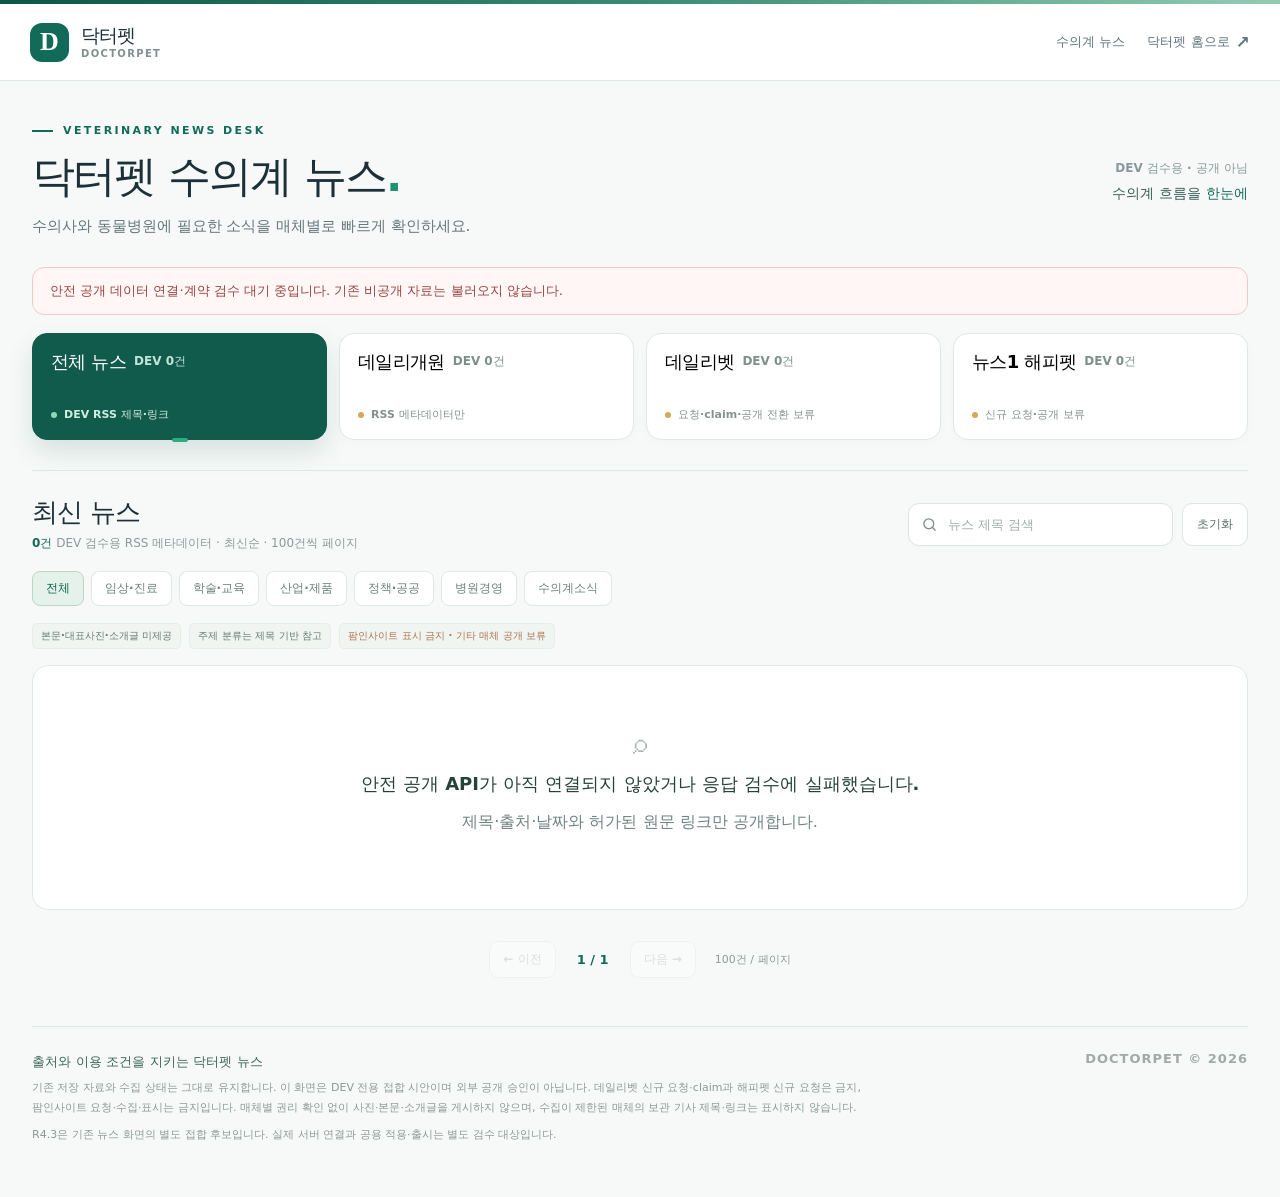
<file: vet-news/staging/r4_3-dev-sanitized-metadata-ui.html>
<!doctype html>
<html lang="ko">
<head>
<meta charset="utf-8">
<meta name="viewport" content="width=device-width, initial-scale=1">
<meta name="robots" content="noindex,nofollow">
<meta name="color-scheme" content="light">
<meta http-equiv="Content-Security-Policy" content="default-src 'none'; style-src 'unsafe-inline'; script-src 'unsafe-inline'; img-src 'none'; connect-src https://mabvxdcpmfdzrqlgkxqn.supabase.co; font-src 'none'; base-uri 'none'; form-action 'none'">
<title>닥터펫 수의계 뉴스 | R4.3 DEV 메타데이터 안전 연결</title>
<style>
:root{--ink:#1c3038;--sub:#566c74;--muted:#7b8d93;--green:#116b58;--green-dark:#0d4f43;--green-pale:#eef7f3;--line:#e0e8e5;--paper:#f7f9f8;--white:#fff;--shadow:0 10px 35px rgba(13,45,47,.055);font-family: "Pretendard Variable",Pretendard,-apple-system,BlinkMacSystemFont,"Apple SD Gothic Neo","Noto Sans KR",system-ui,sans-serif;color:var(--ink);background:var(--paper);font-synthesis:none}
*{box-sizing:border-box}html{scroll-behavior:smooth}body{margin:0;min-width:320px}button,input,a{font:inherit}button{cursor:pointer}a{text-decoration:none;color:inherit}button:focus-visible,input:focus-visible,a:focus-visible{outline:3px solid #5fb499;outline-offset:2px}button:disabled{cursor:not-allowed;opacity:.35}a:hover{color:var(--green)}.hidden{display:none!important}
.topline{height:4px;background:linear-gradient(90deg,#0e5646 0%,#388b72 50%,#94cbb3 100%)}
.topbar{background:#fff;border-bottom:1px solid var(--line)}.topbar-inner{max-width:1360px;margin:auto;height:76px;padding:0 30px;display:flex;align-items:center;justify-content:space-between;gap:12px}.brand-link{display:flex;align-items:center;gap:12px;min-width:0}.brand-mark{width:39px;height:39px;display:grid;place-items:center;color:#fff;background:var(--green);border-radius:12px;font-family:Georgia,serif;font-size:26px;font-weight:700;letter-spacing:-2px;padding-right:2px;flex-shrink:0}.brand-copy{display:flex;flex-direction:column;gap:2px}.brand-copy strong{font-size:19px;letter-spacing:-.8px;line-height:1.1}.brand-copy small{font-size:10px;letter-spacing:1.35px;color:#80918e;font-weight:800}.top-actions{display:flex;gap:22px;align-items:center;color:#5f747b;font-size:13px;font-weight:700}.top-actions a{display:flex;align-items:center;gap:6px}.top-actions a:hover{color:var(--green)}.tiny-arrow{font-size:17px;line-height:1}
.container{width:min(1280px,calc(100% - 64px));margin:0 auto}.hero{padding:43px 0 28px;display:flex;align-items:flex-end;justify-content:space-between;gap:25px}.eyebrow{display:flex;align-items:center;gap:10px;color:var(--green);font-size:11px;font-weight:900;letter-spacing:2.4px}.eyebrow:before{content:"";display:block;width:21px;height:2px;background:var(--green)}h1{font-size:43px;line-height:1.21;letter-spacing:-2px;margin:13px 0 12px;font-weight:850}.hero-sub{font-size:15px;line-height:1.65;color:#64767b;margin:0}.hero-right{align-self:center;display:flex;flex-direction:column;gap:8px;text-align:right}.today{font-size:12px;color:#89989b;font-weight:750}.hero-right strong{font-size:14px;color:#365d54}.hero-right b{color:var(--green)}
.mode-alert{border:1px solid #d9e9e0;background:#edf7f1;border-radius:12px;padding:12px 17px;display:flex;align-items:center;justify-content:space-between;gap:16px;font-size:12px;color:#4b7567;margin:0 0 18px}.mode-alert strong{color:#245d4e}.mode-control{display:flex;gap:8px;flex-shrink:0}.mode-btn{background:#fff;border:1px solid #cadecf;color:#336755;border-radius:8px;font-size:12px;font-weight:800;padding:7px 11px;white-space:nowrap}.mode-btn.active{background:var(--green);border-color:var(--green);color:#fff}
.source-selector{display:grid;grid-template-columns:repeat(4,minmax(0,1fr));gap:12px;margin-bottom:30px}.source-tab{border:1px solid var(--line);background:#fff;border-radius:15px;min-height:107px;padding:16px 18px;text-align:left;display:flex;flex-direction:column;justify-content:space-between;position:relative;transition:box-shadow .18s,background .18s,border-color .18s,transform .18s;box-shadow:0 3px 12px rgba(25,56,55,.02)}.source-tab:hover{transform:translateY(-2px);box-shadow:var(--shadow)}.source-tab.active{background:#115b4d;border-color:#115b4d;box-shadow:0 12px 26px rgba(17,91,77,.14);color:white}.source-line{display:flex;justify-content:space-between;align-items:center;gap:8px}.source-name{font-weight:850;font-size:18px;letter-spacing:-.65px}.source-count{font-size:12px;font-weight:800;color:#7b908b}.source-tab.active .source-count{color:#c2e5d7}.source-status{display:flex;gap:7px;align-items:center;color:#84938e;font-size:11px;font-weight:650}.source-tab.active .source-status{color:#d0e8dc}.status-dot{width:6px;height:6px;border-radius:100%;background:#b9c9c2}.source-tab.active .status-dot{background:#90d8b6}.source-status .dot-ready{background:#d7a85b}.source-tab.active:after{content:"";position:absolute;bottom:-3px;left:calc(50% - 8px);width:16px;height:4px;border-radius:5px;background:#2caa80}
.content-head{border-top:1px solid var(--line);padding-top:25px;display:flex;align-items:center;justify-content:space-between;gap:20px;margin-bottom:19px}.heading-group{display:flex;flex-direction:column;gap:7px}.heading-group h2{margin:0;font-size:26px;line-height:1.24;letter-spacing:-1px}.listing-desc{font-size:12px;color:#8a9a9a}.count{color:var(--green);font-weight:850}.controls{display:flex;gap:9px;align-items:center}.searchbox{display:flex;align-items:center;gap:8px;background:#fff;border:1px solid #dbe5e1;border-radius:11px;height:43px;padding:0 12px;width:265px;box-shadow:0 2px 8px rgba(30,56,53,.015)}.searchbox svg{flex:none;color:#81908e}.searchbox input{border:0;outline:0;min-width:0;width:100%;color:var(--ink);font-size:13px;background:transparent}.searchbox input::placeholder{color:#a1adaa}.icon-btn{border:1px solid #dbe5e1;background:white;border-radius:10px;height:43px;padding:0 14px;display:flex;gap:6px;align-items:center;font-size:12px;color:#526d68;font-weight:800}.icon-btn:hover,.searchbox:focus-within{border-color:#74b5a0}.icon-btn:hover{background:var(--green-pale)}
.cat-bar{display:flex;align-items:center;gap:7px;overflow:auto;padding:0 0 17px;scrollbar-width:none}.cat-bar::-webkit-scrollbar{display:none}.category-btn{border:1px solid #dfe8e4;background:#fff;color:#6c807c;border-radius:8px;padding:8px 13px;white-space:nowrap;font-size:12px;font-weight:800}.category-btn.active{background:#e5f2ec;color:#0c694d;border-color:#b8d8c6}.sort-label{font-size:12px;color:#8b9797;font-weight:700;margin-left:auto;white-space:nowrap;padding-left:10px}
.facts{display:flex;align-items:center;flex-wrap:wrap;gap:8px;margin-bottom:16px;min-height:24px}.fact{background:#f0f5f2;border:1px solid #e5eee9;border-radius:5px;color:#627c72;font-size:10px;padding:5px 8px;font-weight:700}.fact.warn{background:#fff8ed;border-color:#f0e7cf;color:#967742}
.news-grid{display:grid;grid-template-columns:repeat(2,minmax(0,1fr));gap:14px}.news-card{display:flex;align-items:stretch;background:#fff;border:1px solid #e3eae7;border-radius:16px;overflow:hidden;min-width:0;min-height:178px;box-shadow:0 3px 14px rgba(13,41,43,.025);transition:border-color .16s,transform .16s,box-shadow .16s}.news-card:hover{border-color:#a8c9ba;transform:translateY(-2px);box-shadow:0 11px 27px rgba(17,67,54,.09)}.news-card.featured{grid-column:span 2;min-height:245px}.thumb{flex:0 0 170px;position:relative;overflow:hidden;background:#eaf1ed;display:flex;align-items:center;justify-content:center}.news-card.featured .thumb{flex-basis:33%;min-width:295px}.thumb img{position:absolute;inset:0;width:100%;height:100%;object-fit:cover}.thumb .placeholder{display:flex;flex-direction:column;align-items:center;justify-content:center;gap:8px;position:absolute;inset:0;color:#779890;background:radial-gradient(circle at 75% 12%,#e8f4e8 0%,transparent 45%),linear-gradient(125deg,#dbece5,#f0f6f2)}.thumb .placeholder:after{content:"";position:absolute;right:-32px;bottom:-60px;width:170px;height:170px;border:1px solid rgba(51,119,93,.12);border-radius:50%}.placeholder svg{color:#85aba0;opacity:.9}.placeholder b{font-size:12px;letter-spacing:.1px;color:#48776b}.placeholder small{font-size:10px;color:#8ea49d;font-weight:650}.thumb[data-photo="loaded"] .placeholder{display:none}.thumb[data-photo="error"] .placeholder b:after{content:" · 로드 실패"}.image-state{position:absolute;bottom:9px;left:9px;background:rgba(16,55,45,.82);color:#fff;border-radius:5px;padding:5px 7px;font-size:10px;font-weight:700;display:none}.thumb[data-photo="loaded"] .image-state{display:block}
.card-content{padding:19px 19px 16px;display:flex;flex-direction:column;min-width:0;flex:1}.news-card.featured .card-content{padding:27px 31px}.meta{display:flex;align-items:center;gap:8px;flex-wrap:wrap;color:#82918f;font-size:11px;font-weight:650}.meta .source{color:#1b6d56;font-weight:900}.meta .meta-split{width:1px;height:10px;background:#d5e2dc}.tag{border-radius:5px;background:#f0f5f2;color:#637e72;font-size:10px;font-weight:700;padding:4px 6px}.headline{margin:11px 0 10px;font-size:18px;line-height:1.45;font-weight:850;letter-spacing:-.6px;color:#20333a;display:-webkit-box;-webkit-line-clamp:2;-webkit-box-orient:vertical;overflow:hidden}.news-card.featured .headline{font-size:27px;line-height:1.35;letter-spacing:-1.2px;max-width:680px;margin-top:19px}.excerpt{margin:0;font-size:13px;line-height:1.65;min-height:40px;color:#687e80;display:-webkit-box;-webkit-line-clamp:2;-webkit-box-orient:vertical;overflow:hidden}.excerpt.missing{color:#98a6a3}.card-end{margin-top:auto;padding-top:13px;display:flex;gap:8px;justify-content:space-between;align-items:center;min-height:29px}.card-info{color:#99a7a2;font-size:10px;font-weight:750}.read-link{color:var(--green);font-size:12px;font-weight:850;white-space:nowrap;display:flex;gap:4px;align-items:center}.read-link svg{transition:transform .18s}.news-card:hover .read-link svg{transform:translate(2px,-2px)}.fake-label{color:#9f7748}
.pagination{display:flex;justify-content:center;align-items:center;gap:9px;padding:31px 0 10px}.pagination button{background:#fff;border:1px solid #dce6e2;border-radius:9px;padding:9px 13px;color:#45645a;font-size:12px;font-weight:800}.pagination button:disabled{color:#a2b2ad}.pagination .page-indicator{padding:8px 12px;font-size:13px;font-weight:800;color:var(--green)}.pagination .page-size{font-size:11px;color:#899c97;padding-left:10px}.empty-state{background:#fff;border:1px solid var(--line);border-radius:16px;padding:60px 20px;text-align:center;color:#6f8381}.empty-state strong{display:block;color:#254339;font-size:18px;margin-bottom:8px}.empty-state button{margin-top:15px;background:var(--green);border:0;border-radius:9px;padding:10px 15px;color:#fff;font-weight:800}.empty-icon{font-size:28px;color:#a4bcb0;margin-bottom:13px}
.footer-note{display:flex;justify-content:space-between;align-items:flex-start;gap:30px;border-top:1px solid var(--line);margin-top:38px;padding:24px 0 52px}.footer-note strong{font-size:13px;color:#3b6558}.footer-note p{font-size:11px;color:#8b9a96;line-height:1.8;margin:7px 0 0;max-width:830px}.foot-brand{font-size:13px;color:#a0aaa7;font-weight:850;letter-spacing:1px;white-space:nowrap}.sronly{position:absolute;width:1px;height:1px;padding:0;margin:-1px;overflow:hidden;clip:rect(0,0,0,0);white-space:nowrap;border:0}
@media(min-width:1380px){.news-grid{gap:16px}.source-selector{gap:14px}.news-card{min-height:185px}}
@media(max-width:1050px){.container{width:min(100% - 44px,1280px)}.news-grid{grid-template-columns:1fr}.news-card.featured{grid-column:span 1}.source-name{font-size:16px}.source-tab{padding:14px 13px}.news-card.featured .thumb{flex-basis:32%}}
@media(max-width:720px){.topbar-inner{height:62px;padding:0 16px}.brand-mark{height:34px;width:34px;border-radius:10px;font-size:22px}.brand-copy strong{font-size:16px}.brand-copy small{font-size:9px;letter-spacing:1.1px}.top-actions{gap:12px;font-size:11px}.top-actions .external-label{display:none}.container{width:calc(100% - 32px)}.hero{padding:28px 0 20px;display:block}.hero h1{font-size:32px;letter-spacing:-1.6px;margin:11px 0 10px}.hero-sub{font-size:12px;line-height:1.6}.hero-right{display:none}.eyebrow{font-size:10px;letter-spacing:1.5px}.mode-alert{display:block;font-size:11px;line-height:1.6;padding:11px 12px;margin-bottom:12px}.mode-control{margin-top:10px}.source-selector{grid-template-columns:repeat(4,minmax(152px,1fr));overflow-x:auto;gap:8px;padding:0 0 10px;margin-right:-16px;margin-bottom:13px;scrollbar-width:none}.source-selector::-webkit-scrollbar{display:none}.source-tab{min-height:91px;border-radius:13px;padding:13px 13px}.source-name{font-size:15px}.source-count{font-size:11px}.source-status{font-size:10px}.content-head{padding-top:17px;align-items:flex-start;flex-direction:column;gap:13px;margin-bottom:12px}.heading-group h2{font-size:23px}.listing-desc{font-size:11px}.controls{width:100%}.searchbox{flex:1;height:43px}.icon-btn{height:43px}.cat-bar{margin-right:-16px;padding-bottom:14px}.category-btn{font-size:11px;padding:8px 11px}.sort-label{display:none}.facts{margin-bottom:13px}.fact{font-size:9px}.news-grid{gap:10px}.news-card{min-height:164px;border-radius:13px}.news-card.featured{min-height:189px}.thumb{flex-basis:124px}.news-card.featured .thumb{flex-basis:144px;min-width:144px}.card-content,.news-card.featured .card-content{padding:14px 13px}.headline,.news-card.featured .headline{font-size:15px;line-height:1.46;letter-spacing:-.45px;margin:8px 0 7px}.meta{font-size:10px;gap:6px}.tag{font-size:9px;padding:3px 5px}.excerpt{font-size:11px;line-height:1.5;min-height:33px}.card-info{font-size:9px}.read-link{font-size:10px}.card-end{padding-top:7px}.placeholder svg{width:32px;height:32px}.placeholder b{font-size:10px}.placeholder small{font-size:9px}.footer-note{margin-top:25px;padding:23px 0 40px}.foot-brand{display:none}}
@media(max-width:385px){.hero h1{font-size:29px}.news-card,.news-card.featured{min-height:165px}.thumb,.news-card.featured .thumb{flex-basis:110px;min-width:110px}.card-content,.news-card.featured .card-content{padding:13px 11px}.headline,.news-card.featured .headline{font-size:14px}.excerpt{font-size:10.5px}.meta .tag{display:none}.read-link svg{display:none}.mode-btn{padding:7px 9px}.source-selector{grid-template-columns:repeat(4,146px)}}
@media(prefers-reduced-motion:reduce){html{scroll-behavior:auto}*{transition:none!important}}
 .mode-control{align-items:center}.mode-btn{min-height:36px}.source-tab .source-status{line-height:1.45}.source-tab.active .source-status{color:#cfede0}.thumb[data-photo="withheld"]{background:#eaf2ee}.image-state{background:rgba(32,82,68,.85);color:white}.excerpt.missing{color:#81958d}.card-info.fake-label{color:#b07d46}.read-link{color:#668b80}.hold-note{color:#ac744a}

/* R3: Better mobile source discoverability and compact, readable first fold. */
@media(max-width:720px){
 .source-selector{display:grid;grid-template-columns:repeat(2,minmax(0,1fr));gap:7px;overflow:visible;margin-bottom:18px;padding:0}
 .source-tab{min-width:0;min-height:74px;padding:10px 11px;border-radius:11px}
 .source-name{font-size:13px}.source-count{font-size:10px}
 .source-tab .source-status{font-size:10px;line-height:1.35}
 .mode-alert{gap:9px}.mode-control{display:flex;flex-wrap:wrap;flex-shrink:1;gap:6px}
 .mode-btn{font-size:11px;min-height:34px;padding:7px 9px}
 .hero{padding-top:22px;padding-bottom:14px}.content-head{padding-top:16px;margin-bottom:13px}
 .news-card .thumb .placeholder b{font-size:11px}
}
@media(max-width:385px){
 .source-selector{grid-template-columns:repeat(2,minmax(0,1fr))}
 .mode-btn{font-size:10px;padding:7px 8px}
}

/* R4 actual connection candidate: accessibility and explicit data-state indicators */
.read-link{white-space:normal}.meta time{white-space:nowrap}
.stage-alert{border:1px solid #f0dfbd;background:#fff9ed;color:#876527;border-radius:12px;padding:13px 17px;font-size:13px;line-height:1.55;margin:0 0 18px}
.stage-alert b{color:#815c22}.stage-alert[data-kind="ready"]{border-color:#d9e9e0;background:#eef7f1;color:#466b5e}.stage-alert[data-kind="error"]{border-color:#f0c9c8;background:#fff6f5;color:#974542}
.footnote{font-size:12px;color:#7c908c}.source-tab:focus-visible{outline:3px solid #65ae94;outline-offset:2px}
.thumb .placeholder{padding:12px;text-align:center}.news-card{min-height:185px}
.card-link{display:flex;align-items:center;gap:4px;font-size:12px;color:#126b56;font-weight:850}
.card-link:focus-visible{outline:3px solid #75c9ac;outline-offset:3px}
@media(max-width:720px){.stage-alert{padding:11px 13px;font-size:11px}.footnote{font-size:11px}.card-link{font-size:10px}}
</style>
</head>
<body>
<div class="topline"></div>
<header class="topbar"><div class="topbar-inner"><a class="brand-link" href="../" aria-label="닥터펫 홈"><span class="brand-mark" aria-hidden="true">D</span><span class="brand-copy"><strong>닥터펫</strong><small>DOCTORPET</small></span></a><div class="top-actions"><span>수의계 뉴스</span><a href="../" class="external-label">닥터펫 홈으로 <span class="tiny-arrow" aria-hidden="true">↗</span></a></div></div></header>
<main class="container">
 <div class="hero"><div><div class="eyebrow">VETERINARY NEWS DESK</div><h1>닥터펫 수의계 뉴스<span style="color:#1d9372">.</span></h1><p class="hero-sub">수의사와 동물병원에 필요한 소식을 매체별로 빠르게 확인하세요.</p></div><div class="hero-right"><span class="today" id="todayText">DEV 검수용 · 공개 아님</span><strong>수의계 흐름을 <b>한눈에</b></strong></div></div>
 <div class="stage-alert" id="apiStatus" role="status" aria-live="polite" data-kind="pending"><b>권리 확인 게이트 적용 후보</b> · 공개 가능한 제목·발행일·원문 링크만 표시합니다. 사진·본문·소개글은 제공하지 않습니다.</div>
 <nav class="source-selector" id="sourceSelector" aria-label="언론 매체 선택"></nav>
 <section aria-label="기사 목록"><div class="content-head"><div class="heading-group"><h2 id="listTitle">최신 뉴스</h2><div class="listing-desc" id="listDesc">DEV에서 권리 확인 중인 RSS 제목·날짜·원문 링크를 최신순으로 확인합니다.</div></div><div class="controls"><label class="searchbox"><svg xmlns="http://www.w3.org/2000/svg" width="17" height="17" viewBox="0 0 24 24" fill="none" stroke="currentColor" stroke-width="1.9" stroke-linecap="round" stroke-linejoin="round" aria-hidden="true"><circle cx="11" cy="11" r="7"/><path d="m20 20-4-4"/></svg><span class="sronly">뉴스 제목 검색</span><input type="search" id="searchInput" placeholder="뉴스 제목 검색" autocomplete="off" aria-label="뉴스 제목 검색"></label><button type="button" class="icon-btn" id="clearButton">초기화</button></div></div>
 <nav class="cat-bar" id="categorySelector" aria-label="뉴스 주제 선택"></nav>
 <div class="facts" id="facts"><span class="fact">실제 공개 기사 확인 중</span><span class="fact hold-note">사진·소개글 공개 보류</span></div>
 <div id="newsResult" aria-live="polite"><div class="empty-state">공개 승인 데이터를 확인하는 중입니다.</div></div><nav class="pagination" id="pagination" aria-label="기사 페이지 이동"></nav></section>
 <footer class="footer-note"><div><strong>출처와 이용 조건을 지키는 닥터펫 뉴스</strong><p>기존 저장 자료와 수집 상태는 그대로 유지합니다. 이 화면은 DEV 전용 접합 시안이며 외부 공개 승인이 아닙니다. 데일리벳 신규 요청·claim과 해피펫 신규 요청은 금지, 팜인사이트 요청·수집·표시는 금지입니다. 매체별 권리 확인 없이 사진·본문·소개글을 게시하지 않으며, 수집이 제한된 매체의 보관 기사 제목·링크는 표시하지 않습니다.</p><p class="footnote">R4.3은 기존 뉴스 화면의 별도 접합 후보입니다. 실제 서버 연결과 공용 적용·출시는 별도 검수 대상입니다.</p></div><div class="foot-brand">DOCTORPET © 2026</div></footer>
</main>
<script>
(()=>{'use strict';
const API='https://mabvxdcpmfdzrqlgkxqn.supabase.co/functions/v1/doctorpet-vet-news-release-data';
const CATS=['전체','임상·진료','학술·교육','산업·제품','정책·공공','병원경영','수의계소식'];
const SOURCES=[
 {id:'all',label:'전체 뉴스',status:'DEV RSS 제목·링크'},
 {id:'FEED_DAILYGAEWON',label:'데일리개원',status:'RSS 메타데이터만'},
 {id:'REF_DAILYVET',label:'데일리벳',status:'요청·claim·공개 전환 보류'},
 {id:'REF_HAPPYPET',label:'뉴스1 해피펫',status:'신규 요청·공개 보류'}
];
const $=id=>document.getElementById(id);
const esc=s=>String(s??'').replace(/[&<>"']/g,c=>({'&':'&amp;','<':'&lt;','>':'&gt;','"':'&quot;',"'":'&#39;'}[c]));
const state={source:'all',cat:'전체',query:'',page:1,items:[],rightsGate:'REVIEW_PENDING',loadError:false,testFixture:false};
const srcName=id=>SOURCES.find(s=>s.id===id)?.label||'수의계 뉴스';
const dateFmt=s=>{const d=new Date(s);return Number.isFinite(d.valueOf())?new Intl.DateTimeFormat('ko-KR',{timeZone:'Asia/Seoul',year:'numeric',month:'2-digit',day:'2-digit'}).format(d):'날짜 미확인';};
function secureLink(value){try{const u=new URL(String(value));return u.protocol==='https:' && (u.hostname==='dailygaewon.com'||u.hostname.endsWith('.dailygaewon.com')) ? u.href : null;}catch{return null;}}
function classify(r){const t=String(r.title||'');if(/진료|임상|수술|검사|진단|치료|수의학/.test(t))return '임상·진료';if(/학회|세미나|교육|연구|학술|대학/.test(t))return '학술·교육';if(/산업|제품|서비스|시장|투자|기업/.test(t))return '산업·제품';if(/정부|공고|정책|제도|법안|검역|복지/.test(t))return '정책·공공';if(/병원|원장|개원|채용|경영/.test(t))return '병원경영';return '수의계소식';}
const hazardous=r=>Object.keys(r).some(k=>/^(excerpt|summary|body|content|image|imageUrl|previewImage|articleHtml|listExcerpt)$/i.test(k));
function parseSafePayload(p){
 if(!p||p.schemaVersion!=='NEWS_PUBLIC_SAFE_V1'||!['APPROVED_METADATA_ONLY','REVIEW_PENDING'].includes(p.rightsGate)||!Array.isArray(p.items))throw Error('INCOMPATIBLE_SAFE_API');
 if(p.items.length>2000)throw Error('TOO_MANY_ITEMS');
 if(p.rightsGate!=='APPROVED_METADATA_ONLY'&&p.items.length)throw Error('UNAPPROVED_ROWS');
 const keys=new Set();const rows=[];
 for(const r of p.items){
   if(!r||typeof r!=='object'||r.sourceId!=='FEED_DAILYGAEWON'||r.releaseEligible!==true||hazardous(r))throw Error('UNSAFE_ROW');
   if(typeof r.title!=='string'||!r.title.trim()||r.title.length>500||typeof r.id!=='string'||r.id.length>250)throw Error('INVALID_ROW');
   const url=secureLink(r.url);if(!url)throw Error('UNAPPROVED_LINK');
   if(r.publishedAt && !Number.isFinite(Date.parse(r.publishedAt)))throw Error('INVALID_DATE');
   if(keys.has(r.id))throw Error('DUPLICATE_ROW');keys.add(r.id);
   rows.push({id:r.id,title:r.title.trim(),sourceId:r.sourceId,publishedAt:r.publishedAt||null,url});
 }
 return {rows,rightsGate:p.rightsGate};
}

// The R4.3 bridge accepts only the *sanitized* DEV legacy v6 contract.
// If the old API is rolled back, exposes images, leaks private rows, or changes
// fields, the entire view fails closed instead of silently exposing content.
function parseLegacyPayload(p){
 if(!p||p.version!==2||p.pageSize!==100||!p.groups||!p.states)throw Error('LEGACY_SCHEMA_MISMATCH');
 const g=p.groups;
 if(!Array.isArray(g.FEED_DAILYGAEWON)||!Array.isArray(g.REF_DAILYVET)||!Array.isArray(g.REF_HAPPYPET))throw Error('MISSING_GROUPS');
 if(g.REF_DAILYVET.length||g.REF_HAPPYPET.length||g.FEED_DAILYGAEWON.length>2000)throw Error('UNAPPROVED_SOURCE_ROWS');
 if(!['REF_DAILYVET','REF_HAPPYPET'].every(k=>p.states[k]?.publicationStatus==='WITHHELD_RIGHTS_PENDING' && p.states[k]?.actualCount===0))throw Error('RESTRICTED_SOURCE_NOT_CLOSED');
 const items=g.FEED_DAILYGAEWON.map(r=>{
   if(!r||r.sourceId!=='FEED_DAILYGAEWON'||r.actualStored!==true||r.image!==null||r.excerpt!==null||r.imageState!=='WITHHELD_RIGHTS_PENDING'||r.excerptState!=='WITHHELD_RIGHTS_PENDING')throw Error('LEGACY_RIGHTS_GATE_FAILURE');
   if(Object.keys(r).some(k=>/^(body|content|articleHtml|rawHtml|previewImage|imageUrl|summary)$/i.test(k)))throw Error('UNEXPECTED_PRIVATE_CONTENT');
   return {id:r.id,title:r.title,url:r.url,publishedAt:r.publishedAt,sourceId:r.sourceId,releaseEligible:true};
 });
 return parseSafePayload({schemaVersion:'NEWS_PUBLIC_SAFE_V1',rightsGate:'APPROVED_METADATA_ONLY',items});
}
function visibleRows(){const q=state.query.trim().toLocaleLowerCase('ko-KR');return state.items.filter(r=>(state.source==='all'||r.sourceId===state.source)&&(state.cat==='전체'||classify(r)===state.cat)&&(!q||r.title.toLocaleLowerCase('ko-KR').includes(q))).sort((a,b)=>(Date.parse(b.publishedAt||0)||0)-(Date.parse(a.publishedAt||0)||0)||a.id.localeCompare(b.id));}
function renderSources(){const n=id=>id==='all'?state.items.length:state.items.filter(r=>r.sourceId===id).length;$('sourceSelector').innerHTML=SOURCES.map(s=>`<button class="source-tab ${state.source===s.id?'active':''}" data-source="${s.id}" type="button" aria-pressed="${state.source===s.id}"><span class="source-line"><span class="source-name">${esc(s.label)}</span><span class="source-count">${state.testFixture?'예시':'DEV'} ${n(s.id)}건</span></span><span class="source-status"><i class="status-dot dot-ready"></i>${esc(s.status)}</span></button>`).join('');document.querySelectorAll('[data-source]').forEach(b=>b.addEventListener('click',()=>{state.source=b.dataset.source;state.page=1;render();}));}
function renderCats(){$('categorySelector').innerHTML=CATS.map(s=>`<button class="category-btn ${state.cat===s?'active':''}" data-cat="${esc(s)}" type="button" aria-pressed="${state.cat===s}">${esc(s)}</button>`).join('');document.querySelectorAll('[data-cat]').forEach(b=>b.addEventListener('click',()=>{state.cat=b.dataset.cat;state.page=1;render()}));}
function card(r,i){const group=classify(r);return `<article class="news-card ${i===0?'featured':''}"><div class="thumb" data-photo="withheld"><div class="placeholder"><svg xmlns="http://www.w3.org/2000/svg" width="42" height="42" viewBox="0 0 24 24" fill="none" stroke="currentColor" stroke-width="1.2" stroke-linecap="round" stroke-linejoin="round" aria-hidden="true"><rect x="3.5" y="4" width="17" height="16" rx="2"/><path d="M7 8h4v4H7zM14 8h3M14 11h3M7 15h10"/></svg><b>사진 공개 보류</b><small>이미지 이용 조건 확인 전</small></div></div><div class="card-content"><div class="meta"><span class="source">${esc(srcName(r.sourceId))}</span><span class="meta-split"></span><time>${esc(dateFmt(r.publishedAt))}</time><span class="tag">${esc(group)}</span></div><h3 class="headline">${esc(r.title)}</h3><p class="excerpt missing">원문 소개글은 권리 확인 전 미공개입니다.<br>자세한 내용은 해당 매체의 원문에서 확인하세요.</p><div class="card-end"><span class="card-info">${state.testFixture?'가상 검수 데이터 · 공개 아님':'DEV RSS 제목·링크 · 이미지 비공개'}</span><a class="card-link" href="${esc(r.url)}" target="_blank" rel="noopener noreferrer" aria-label="원문 보기: ${esc(r.title)}">원문 보기 ↗</a></div></div></article>`;}
function renderList(){const data=visibleRows(),nPages=Math.max(1,Math.ceil(data.length/100));state.page=Math.min(state.page,nPages);const pages=data.slice((state.page-1)*100,state.page*100);$('listTitle').textContent=state.source==='all'?'최신 뉴스':srcName(state.source)+' 뉴스';$('listDesc').innerHTML=`<span class="count">${data.length}건</span> ${state.testFixture?'가상 검수 데이터 · 실기사 아님':'DEV 검수용 RSS 메타데이터'} · 최신순 · 100건씩 페이지`;const empty=state.loadError?'안전 공개 API가 아직 연결되지 않았거나 응답 검수에 실패했습니다.':state.rightsGate==='REVIEW_PENDING'?'뉴스 출처의 공개 적격성 확인 중입니다.':state.source==='REF_DAILYVET'?'데일리벳은 기존 시험 자료만 보관 중이며 공개 전환을 승인하지 않았습니다.':state.source==='REF_HAPPYPET'?'해피펫은 기존 시험 자료만 보관 중이며 신규 요청 및 공개를 보류합니다.':'현재 표시 가능한 RSS 메타데이터가 없습니다.';$('newsResult').innerHTML=pages.length?`<div class="news-grid">${pages.map(card).join('')}</div>`:`<div class="empty-state"><div class="empty-icon">⌕</div><strong>${esc(empty)}</strong><p>제목·출처·날짜와 허가된 원문 링크만 공개합니다.</p></div>`;$('pagination').innerHTML=`<button type="button" id="pagePrev" ${state.page<=1?'disabled':''}>← 이전</button><span class="page-indicator">${state.page} / ${nPages}</span><button type="button" id="pageNext" ${state.page>=nPages?'disabled':''}>다음 →</button><span class="page-size">100건 / 페이지</span>`;$('pagePrev').onclick=()=>go(-1);$('pageNext').onclick=()=>go(1);}
function render(){renderSources();renderCats();$('facts').innerHTML='<span class="fact">본문·대표사진·소개글 미제공</span><span class="fact">주제 분류는 제목 기반 참고</span><span class="fact hold-note">팜인사이트 표시 금지 · 기타 매체 공개 보류</span>';renderList();}
function go(k){state.page+=k;render();$('listTitle').scrollIntoView({block:'start',behavior:'smooth'});}
function clear(){state.source='all';state.cat='전체';state.page=1;state.query='';$('searchInput').value='';render();}
function mark(kind,text){$('apiStatus').dataset.kind=kind;$('apiStatus').textContent=text;}
$('searchInput').addEventListener('input',e=>{state.query=e.target.value;state.page=1;render();});$('clearButton').onclick=clear;render();
async function boot(){try{const res=await fetch(API,{method:'GET',credentials:'omit',cache:'no-store'});if(!res.ok)throw Error('HTTP '+res.status);const payload=parseLegacyPayload(await res.json());state.items=payload.rows;state.rightsGate=payload.rightsGate;state.testFixture=false;mark(payload.rightsGate==='APPROVED_METADATA_ONLY'?'ready':'pending',payload.rightsGate==='APPROVED_METADATA_ONLY'?`DEV 저장 RSS 메타데이터 ${state.items.length}건을 검수 중입니다. 사진·본문·소개글은 공개하지 않습니다.`:'현재 공개 적격성 확인 중입니다. 기존 보관 자료는 공개하지 않습니다.');}catch(e){state.items=[];state.loadError=true;mark('error','안전 공개 데이터 연결·계약 검수 대기 중입니다. 기존 비공개 자료는 불러오지 않습니다.');}render();}
boot();
// DEV-only unit test hook: direct injection is intentionally subject to exact same safe payload gate.
if(['file:','about:'].includes(window.location.protocol))window.__DOCTORPET_R4_TEST__={validate:parseSafePayload,validateLegacy:parseLegacyPayload,inject(p){const x=parseSafePayload(p);state.items=x.rows;state.rightsGate=x.rightsGate;state.loadError=false;state.testFixture=true;mark('pending',`기능 검수용 가상 기사 ${x.rows.length}건 · 실제 공개 기사 0건 · 사진 공개 0장`);render();},injectLegacy(p){const x=parseLegacyPayload(p);state.items=x.rows;state.rightsGate=x.rightsGate;state.loadError=false;state.testFixture=true;mark('pending',`DEV 안전계약 가상 데이터 ${x.rows.length}건 · 실제 서버 응답 검수 아님`);render();},getState(){return {page:state.page,source:state.source,rightsGate:state.rightsGate,visibleCount:visibleRows().length,testFixture:state.testFixture}}};
})();
</script>
</body>
</html>
</file>
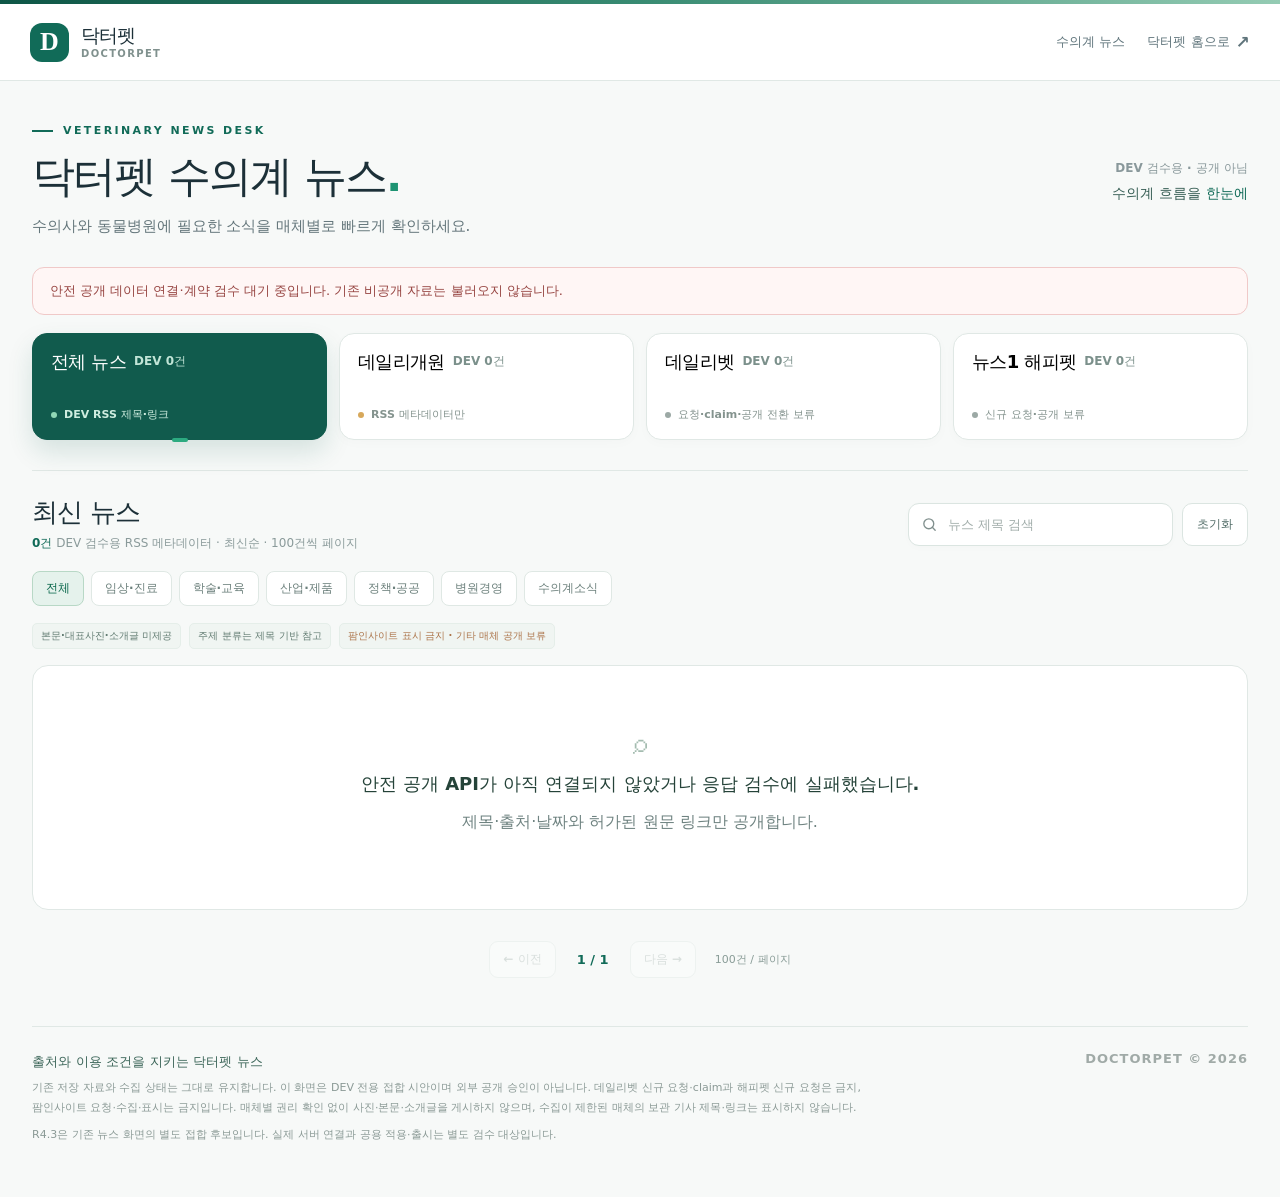
<file: vet-news/staging/r4_5-rights-safe-ui.html>
<!doctype html>
<html lang="ko">
<head>
<meta charset="utf-8">
<meta name="viewport" content="width=device-width, initial-scale=1">
<meta name="robots" content="noindex,nofollow">
<meta name="color-scheme" content="light">
<meta http-equiv="Content-Security-Policy" content="default-src 'none'; style-src 'unsafe-inline'; script-src 'unsafe-inline'; img-src 'none'; connect-src https://mabvxdcpmfdzrqlgkxqn.supabase.co; font-src 'none'; base-uri 'none'; form-action 'none'">
<title>닥터펫 수의계 뉴스 | R4.3 DEV 메타데이터 안전 연결</title>
<style>
:root{--ink:#1c3038;--sub:#566c74;--muted:#7b8d93;--green:#116b58;--green-dark:#0d4f43;--green-pale:#eef7f3;--line:#e0e8e5;--paper:#f7f9f8;--white:#fff;--shadow:0 10px 35px rgba(13,45,47,.055);font-family: "Pretendard Variable",Pretendard,-apple-system,BlinkMacSystemFont,"Apple SD Gothic Neo","Noto Sans KR",system-ui,sans-serif;color:var(--ink);background:var(--paper);font-synthesis:none}
*{box-sizing:border-box}html{scroll-behavior:smooth}body{margin:0;min-width:320px}button,input,a{font:inherit}button{cursor:pointer}a{text-decoration:none;color:inherit}button:focus-visible,input:focus-visible,a:focus-visible{outline:3px solid #5fb499;outline-offset:2px}button:disabled{cursor:not-allowed;opacity:.35}a:hover{color:var(--green)}.hidden{display:none!important}
.topline{height:4px;background:linear-gradient(90deg,#0e5646 0%,#388b72 50%,#94cbb3 100%)}
.topbar{background:#fff;border-bottom:1px solid var(--line)}.topbar-inner{max-width:1360px;margin:auto;height:76px;padding:0 30px;display:flex;align-items:center;justify-content:space-between;gap:12px}.brand-link{display:flex;align-items:center;gap:12px;min-width:0}.brand-mark{width:39px;height:39px;display:grid;place-items:center;color:#fff;background:var(--green);border-radius:12px;font-family:Georgia,serif;font-size:26px;font-weight:700;letter-spacing:-2px;padding-right:2px;flex-shrink:0}.brand-copy{display:flex;flex-direction:column;gap:2px}.brand-copy strong{font-size:19px;letter-spacing:-.8px;line-height:1.1}.brand-copy small{font-size:10px;letter-spacing:1.35px;color:#80918e;font-weight:800}.top-actions{display:flex;gap:22px;align-items:center;color:#5f747b;font-size:13px;font-weight:700}.top-actions a{display:flex;align-items:center;gap:6px}.top-actions a:hover{color:var(--green)}.tiny-arrow{font-size:17px;line-height:1}
.container{width:min(1280px,calc(100% - 64px));margin:0 auto}.hero{padding:43px 0 28px;display:flex;align-items:flex-end;justify-content:space-between;gap:25px}.eyebrow{display:flex;align-items:center;gap:10px;color:var(--green);font-size:11px;font-weight:900;letter-spacing:2.4px}.eyebrow:before{content:"";display:block;width:21px;height:2px;background:var(--green)}h1{font-size:43px;line-height:1.21;letter-spacing:-2px;margin:13px 0 12px;font-weight:850}.hero-sub{font-size:15px;line-height:1.65;color:#64767b;margin:0}.hero-right{align-self:center;display:flex;flex-direction:column;gap:8px;text-align:right}.today{font-size:12px;color:#89989b;font-weight:750}.hero-right strong{font-size:14px;color:#365d54}.hero-right b{color:var(--green)}
.mode-alert{border:1px solid #d9e9e0;background:#edf7f1;border-radius:12px;padding:12px 17px;display:flex;align-items:center;justify-content:space-between;gap:16px;font-size:12px;color:#4b7567;margin:0 0 18px}.mode-alert strong{color:#245d4e}.mode-control{display:flex;gap:8px;flex-shrink:0}.mode-btn{background:#fff;border:1px solid #cadecf;color:#336755;border-radius:8px;font-size:12px;font-weight:800;padding:7px 11px;white-space:nowrap}.mode-btn.active{background:var(--green);border-color:var(--green);color:#fff}
.source-selector{display:grid;grid-template-columns:repeat(4,minmax(0,1fr));gap:12px;margin-bottom:30px}.source-tab{border:1px solid var(--line);background:#fff;border-radius:15px;min-height:107px;padding:16px 18px;text-align:left;display:flex;flex-direction:column;justify-content:space-between;position:relative;transition:box-shadow .18s,background .18s,border-color .18s,transform .18s;box-shadow:0 3px 12px rgba(25,56,55,.02)}.source-tab:hover{transform:translateY(-2px);box-shadow:var(--shadow)}.source-tab.active{background:#115b4d;border-color:#115b4d;box-shadow:0 12px 26px rgba(17,91,77,.14);color:white}.source-line{display:flex;justify-content:space-between;align-items:center;gap:8px}.source-name{font-weight:850;font-size:18px;letter-spacing:-.65px}.source-count{font-size:12px;font-weight:800;color:#7b908b}.source-tab.active .source-count{color:#c2e5d7}.source-status{display:flex;gap:7px;align-items:center;color:#84938e;font-size:11px;font-weight:650}.source-tab.active .source-status{color:#d0e8dc}.status-dot{width:6px;height:6px;border-radius:100%;background:#b9c9c2}.source-tab.active .status-dot{background:#90d8b6}.source-status .dot-ready{background:#d7a85b}.source-tab.active:after{content:"";position:absolute;bottom:-3px;left:calc(50% - 8px);width:16px;height:4px;border-radius:5px;background:#2caa80}
.content-head{border-top:1px solid var(--line);padding-top:25px;display:flex;align-items:center;justify-content:space-between;gap:20px;margin-bottom:19px}.heading-group{display:flex;flex-direction:column;gap:7px}.heading-group h2{margin:0;font-size:26px;line-height:1.24;letter-spacing:-1px}.listing-desc{font-size:12px;color:#8a9a9a}.count{color:var(--green);font-weight:850}.controls{display:flex;gap:9px;align-items:center}.searchbox{display:flex;align-items:center;gap:8px;background:#fff;border:1px solid #dbe5e1;border-radius:11px;height:43px;padding:0 12px;width:265px;box-shadow:0 2px 8px rgba(30,56,53,.015)}.searchbox svg{flex:none;color:#81908e}.searchbox input{border:0;outline:0;min-width:0;width:100%;color:var(--ink);font-size:13px;background:transparent}.searchbox input::placeholder{color:#a1adaa}.icon-btn{border:1px solid #dbe5e1;background:white;border-radius:10px;height:43px;padding:0 14px;display:flex;gap:6px;align-items:center;font-size:12px;color:#526d68;font-weight:800}.icon-btn:hover,.searchbox:focus-within{border-color:#74b5a0}.icon-btn:hover{background:var(--green-pale)}
.cat-bar{display:flex;align-items:center;gap:7px;overflow:auto;padding:0 0 17px;scrollbar-width:none}.cat-bar::-webkit-scrollbar{display:none}.category-btn{border:1px solid #dfe8e4;background:#fff;color:#6c807c;border-radius:8px;padding:8px 13px;white-space:nowrap;font-size:12px;font-weight:800}.category-btn.active{background:#e5f2ec;color:#0c694d;border-color:#b8d8c6}.sort-label{font-size:12px;color:#8b9797;font-weight:700;margin-left:auto;white-space:nowrap;padding-left:10px}
.facts{display:flex;align-items:center;flex-wrap:wrap;gap:8px;margin-bottom:16px;min-height:24px}.fact{background:#f0f5f2;border:1px solid #e5eee9;border-radius:5px;color:#627c72;font-size:10px;padding:5px 8px;font-weight:700}.fact.warn{background:#fff8ed;border-color:#f0e7cf;color:#967742}
.news-grid{display:grid;grid-template-columns:repeat(2,minmax(0,1fr));gap:14px}.news-card{display:flex;align-items:stretch;background:#fff;border:1px solid #e3eae7;border-radius:16px;overflow:hidden;min-width:0;min-height:178px;box-shadow:0 3px 14px rgba(13,41,43,.025);transition:border-color .16s,transform .16s,box-shadow .16s}.news-card:hover{border-color:#a8c9ba;transform:translateY(-2px);box-shadow:0 11px 27px rgba(17,67,54,.09)}.news-card.featured{grid-column:span 2;min-height:245px}.thumb{flex:0 0 170px;position:relative;overflow:hidden;background:#eaf1ed;display:flex;align-items:center;justify-content:center}.news-card.featured .thumb{flex-basis:33%;min-width:295px}.thumb img{position:absolute;inset:0;width:100%;height:100%;object-fit:cover}.thumb .placeholder{display:flex;flex-direction:column;align-items:center;justify-content:center;gap:8px;position:absolute;inset:0;color:#779890;background:radial-gradient(circle at 75% 12%,#e8f4e8 0%,transparent 45%),linear-gradient(125deg,#dbece5,#f0f6f2)}.thumb .placeholder:after{content:"";position:absolute;right:-32px;bottom:-60px;width:170px;height:170px;border:1px solid rgba(51,119,93,.12);border-radius:50%}.placeholder svg{color:#85aba0;opacity:.9}.placeholder b{font-size:12px;letter-spacing:.1px;color:#48776b}.placeholder small{font-size:10px;color:#8ea49d;font-weight:650}.thumb[data-photo="loaded"] .placeholder{display:none}.thumb[data-photo="error"] .placeholder b:after{content:" · 로드 실패"}.image-state{position:absolute;bottom:9px;left:9px;background:rgba(16,55,45,.82);color:#fff;border-radius:5px;padding:5px 7px;font-size:10px;font-weight:700;display:none}.thumb[data-photo="loaded"] .image-state{display:block}
.card-content{padding:19px 19px 16px;display:flex;flex-direction:column;min-width:0;flex:1}.news-card.featured .card-content{padding:27px 31px}.meta{display:flex;align-items:center;gap:8px;flex-wrap:wrap;color:#82918f;font-size:11px;font-weight:650}.meta .source{color:#1b6d56;font-weight:900}.meta .meta-split{width:1px;height:10px;background:#d5e2dc}.tag{border-radius:5px;background:#f0f5f2;color:#637e72;font-size:10px;font-weight:700;padding:4px 6px}.headline{margin:11px 0 10px;font-size:18px;line-height:1.45;font-weight:850;letter-spacing:-.6px;color:#20333a;display:-webkit-box;-webkit-line-clamp:2;-webkit-box-orient:vertical;overflow:hidden}.news-card.featured .headline{font-size:27px;line-height:1.35;letter-spacing:-1.2px;max-width:680px;margin-top:19px}.excerpt{margin:0;font-size:13px;line-height:1.65;min-height:40px;color:#687e80;display:-webkit-box;-webkit-line-clamp:2;-webkit-box-orient:vertical;overflow:hidden}.excerpt.missing{color:#98a6a3}.card-end{margin-top:auto;padding-top:13px;display:flex;gap:8px;justify-content:space-between;align-items:center;min-height:29px}.card-info{color:#99a7a2;font-size:10px;font-weight:750}.read-link{color:var(--green);font-size:12px;font-weight:850;white-space:nowrap;display:flex;gap:4px;align-items:center}.read-link svg{transition:transform .18s}.news-card:hover .read-link svg{transform:translate(2px,-2px)}.fake-label{color:#9f7748}
.pagination{display:flex;justify-content:center;align-items:center;gap:9px;padding:31px 0 10px}.pagination button{background:#fff;border:1px solid #dce6e2;border-radius:9px;padding:9px 13px;color:#45645a;font-size:12px;font-weight:800}.pagination button:disabled{color:#a2b2ad}.pagination .page-indicator{padding:8px 12px;font-size:13px;font-weight:800;color:var(--green)}.pagination .page-size{font-size:11px;color:#899c97;padding-left:10px}.empty-state{background:#fff;border:1px solid var(--line);border-radius:16px;padding:60px 20px;text-align:center;color:#6f8381}.empty-state strong{display:block;color:#254339;font-size:18px;margin-bottom:8px}.empty-state button{margin-top:15px;background:var(--green);border:0;border-radius:9px;padding:10px 15px;color:#fff;font-weight:800}.empty-icon{font-size:28px;color:#a4bcb0;margin-bottom:13px}
.footer-note{display:flex;justify-content:space-between;align-items:flex-start;gap:30px;border-top:1px solid var(--line);margin-top:38px;padding:24px 0 52px}.footer-note strong{font-size:13px;color:#3b6558}.footer-note p{font-size:11px;color:#8b9a96;line-height:1.8;margin:7px 0 0;max-width:830px}.foot-brand{font-size:13px;color:#a0aaa7;font-weight:850;letter-spacing:1px;white-space:nowrap}.sronly{position:absolute;width:1px;height:1px;padding:0;margin:-1px;overflow:hidden;clip:rect(0,0,0,0);white-space:nowrap;border:0}
@media(min-width:1380px){.news-grid{gap:16px}.source-selector{gap:14px}.news-card{min-height:185px}}
@media(max-width:1050px){.container{width:min(100% - 44px,1280px)}.news-grid{grid-template-columns:1fr}.news-card.featured{grid-column:span 1}.source-name{font-size:16px}.source-tab{padding:14px 13px}.news-card.featured .thumb{flex-basis:32%}}
@media(max-width:720px){.topbar-inner{height:62px;padding:0 16px}.brand-mark{height:34px;width:34px;border-radius:10px;font-size:22px}.brand-copy strong{font-size:16px}.brand-copy small{font-size:9px;letter-spacing:1.1px}.top-actions{gap:12px;font-size:11px}.top-actions .external-label{display:none}.container{width:calc(100% - 32px)}.hero{padding:28px 0 20px;display:block}.hero h1{font-size:32px;letter-spacing:-1.6px;margin:11px 0 10px}.hero-sub{font-size:12px;line-height:1.6}.hero-right{display:none}.eyebrow{font-size:10px;letter-spacing:1.5px}.mode-alert{display:block;font-size:11px;line-height:1.6;padding:11px 12px;margin-bottom:12px}.mode-control{margin-top:10px}.source-selector{grid-template-columns:repeat(4,minmax(152px,1fr));overflow-x:auto;gap:8px;padding:0 0 10px;margin-right:-16px;margin-bottom:13px;scrollbar-width:none}.source-selector::-webkit-scrollbar{display:none}.source-tab{min-height:91px;border-radius:13px;padding:13px 13px}.source-name{font-size:15px}.source-count{font-size:11px}.source-status{font-size:10px}.content-head{padding-top:17px;align-items:flex-start;flex-direction:column;gap:13px;margin-bottom:12px}.heading-group h2{font-size:23px}.listing-desc{font-size:11px}.controls{width:100%}.searchbox{flex:1;height:43px}.icon-btn{height:43px}.cat-bar{margin-right:-16px;padding-bottom:14px}.category-btn{font-size:11px;padding:8px 11px}.sort-label{display:none}.facts{margin-bottom:13px}.fact{font-size:9px}.news-grid{gap:10px}.news-card{min-height:164px;border-radius:13px}.news-card.featured{min-height:189px}.thumb{flex-basis:124px}.news-card.featured .thumb{flex-basis:144px;min-width:144px}.card-content,.news-card.featured .card-content{padding:14px 13px}.headline,.news-card.featured .headline{font-size:15px;line-height:1.46;letter-spacing:-.45px;margin:8px 0 7px}.meta{font-size:10px;gap:6px}.tag{font-size:9px;padding:3px 5px}.excerpt{font-size:11px;line-height:1.5;min-height:33px}.card-info{font-size:9px}.read-link{font-size:10px}.card-end{padding-top:7px}.placeholder svg{width:32px;height:32px}.placeholder b{font-size:10px}.placeholder small{font-size:9px}.footer-note{margin-top:25px;padding:23px 0 40px}.foot-brand{display:none}}
@media(max-width:385px){.hero h1{font-size:29px}.news-card,.news-card.featured{min-height:165px}.thumb,.news-card.featured .thumb{flex-basis:110px;min-width:110px}.card-content,.news-card.featured .card-content{padding:13px 11px}.headline,.news-card.featured .headline{font-size:14px}.excerpt{font-size:10.5px}.meta .tag{display:none}.read-link svg{display:none}.mode-btn{padding:7px 9px}.source-selector{grid-template-columns:repeat(4,146px)}}
@media(prefers-reduced-motion:reduce){html{scroll-behavior:auto}*{transition:none!important}}
 .mode-control{align-items:center}.mode-btn{min-height:36px}.source-tab .source-status{line-height:1.45}.source-tab.active .source-status{color:#cfede0}.thumb[data-photo="withheld"]{background:#eaf2ee}.image-state{background:rgba(32,82,68,.85);color:white}.excerpt.missing{color:#81958d}.card-info.fake-label{color:#b07d46}.read-link{color:#668b80}.hold-note{color:#ac744a}

/* R3: Better mobile source discoverability and compact, readable first fold. */
@media(max-width:720px){
 .source-selector{display:grid;grid-template-columns:repeat(2,minmax(0,1fr));gap:7px;overflow:visible;margin-bottom:18px;padding:0}
 .source-tab{min-width:0;min-height:74px;padding:10px 11px;border-radius:11px}
 .source-name{font-size:13px}.source-count{font-size:10px}
 .source-tab .source-status{font-size:10px;line-height:1.35}
 .mode-alert{gap:9px}.mode-control{display:flex;flex-wrap:wrap;flex-shrink:1;gap:6px}
 .mode-btn{font-size:11px;min-height:34px;padding:7px 9px}
 .hero{padding-top:22px;padding-bottom:14px}.content-head{padding-top:16px;margin-bottom:13px}
 .news-card .thumb .placeholder b{font-size:11px}
}
@media(max-width:385px){
 .source-selector{grid-template-columns:repeat(2,minmax(0,1fr))}
 .mode-btn{font-size:10px;padding:7px 8px}
}

/* R4 actual connection candidate: accessibility and explicit data-state indicators */
.read-link{white-space:normal}.meta time{white-space:nowrap}
.stage-alert{border:1px solid #f0dfbd;background:#fff9ed;color:#876527;border-radius:12px;padding:13px 17px;font-size:13px;line-height:1.55;margin:0 0 18px}
.stage-alert b{color:#815c22}.stage-alert[data-kind="ready"]{border-color:#d9e9e0;background:#eef7f1;color:#466b5e}.stage-alert[data-kind="error"]{border-color:#f0c9c8;background:#fff6f5;color:#974542}
.footnote{font-size:12px;color:#7c908c}.source-tab:focus-visible{outline:3px solid #65ae94;outline-offset:2px}
.thumb .placeholder{padding:12px;text-align:center}.news-card{min-height:185px}
.card-link{display:flex;align-items:center;gap:4px;font-size:12px;color:#126b56;font-weight:850}
.card-link:focus-visible{outline:3px solid #75c9ac;outline-offset:3px}
@media(max-width:720px){.stage-alert{padding:11px 13px;font-size:11px}.footnote{font-size:11px}.card-link{font-size:10px}}

/* R4.5: restricted sources are visually on hold, not collecting/ready. */
.source-status .dot-restricted,.source-tab.active .source-status .dot-restricted{background:#9ca9a5}
</style>
</head>
<body>
<div class="topline"></div>
<header class="topbar"><div class="topbar-inner"><a class="brand-link" href="../" aria-label="닥터펫 홈"><span class="brand-mark" aria-hidden="true">D</span><span class="brand-copy"><strong>닥터펫</strong><small>DOCTORPET</small></span></a><div class="top-actions"><span>수의계 뉴스</span><a href="../" class="external-label">닥터펫 홈으로 <span class="tiny-arrow" aria-hidden="true">↗</span></a></div></div></header>
<main class="container">
 <div class="hero"><div><div class="eyebrow">VETERINARY NEWS DESK</div><h1>닥터펫 수의계 뉴스<span style="color:#1d9372">.</span></h1><p class="hero-sub">수의사와 동물병원에 필요한 소식을 매체별로 빠르게 확인하세요.</p></div><div class="hero-right"><span class="today" id="todayText">DEV 검수용 · 공개 아님</span><strong>수의계 흐름을 <b>한눈에</b></strong></div></div>
 <div class="stage-alert" id="apiStatus" role="status" aria-live="polite" data-kind="pending"><b>권리 확인 게이트 적용 후보</b> · 공개 가능한 제목·발행일·원문 링크만 표시합니다. 사진·본문·소개글은 제공하지 않습니다.</div>
 <nav class="source-selector" id="sourceSelector" aria-label="언론 매체 선택"></nav>
 <section aria-label="기사 목록"><div class="content-head"><div class="heading-group"><h2 id="listTitle">최신 뉴스</h2><div class="listing-desc" id="listDesc">DEV에서 권리 확인 중인 RSS 제목·날짜·원문 링크를 최신순으로 확인합니다.</div></div><div class="controls"><label class="searchbox"><svg xmlns="http://www.w3.org/2000/svg" width="17" height="17" viewBox="0 0 24 24" fill="none" stroke="currentColor" stroke-width="1.9" stroke-linecap="round" stroke-linejoin="round" aria-hidden="true"><circle cx="11" cy="11" r="7"/><path d="m20 20-4-4"/></svg><span class="sronly">뉴스 제목 검색</span><input type="search" id="searchInput" placeholder="뉴스 제목 검색" autocomplete="off" aria-label="뉴스 제목 검색"></label><button type="button" class="icon-btn" id="clearButton">초기화</button></div></div>
 <nav class="cat-bar" id="categorySelector" aria-label="뉴스 주제 선택"></nav>
 <div class="facts" id="facts"><span class="fact">실제 공개 기사 확인 중</span><span class="fact hold-note">사진·소개글 공개 보류</span></div>
 <div id="newsResult" aria-live="polite"><div class="empty-state">공개 승인 데이터를 확인하는 중입니다.</div></div><nav class="pagination" id="pagination" aria-label="기사 페이지 이동"></nav></section>
 <footer class="footer-note"><div><strong>출처와 이용 조건을 지키는 닥터펫 뉴스</strong><p>기존 저장 자료와 수집 상태는 그대로 유지합니다. 이 화면은 DEV 전용 접합 시안이며 외부 공개 승인이 아닙니다. 데일리벳 신규 요청·claim과 해피펫 신규 요청은 금지, 팜인사이트 요청·수집·표시는 금지입니다. 매체별 권리 확인 없이 사진·본문·소개글을 게시하지 않으며, 수집이 제한된 매체의 보관 기사 제목·링크는 표시하지 않습니다.</p><p class="footnote">R4.3은 기존 뉴스 화면의 별도 접합 후보입니다. 실제 서버 연결과 공용 적용·출시는 별도 검수 대상입니다.</p></div><div class="foot-brand">DOCTORPET © 2026</div></footer>
</main>
<script>
(()=>{'use strict';
const API='https://mabvxdcpmfdzrqlgkxqn.supabase.co/functions/v1/doctorpet-vet-news-release-data';
const CATS=['전체','임상·진료','학술·교육','산업·제품','정책·공공','병원경영','수의계소식'];
const SOURCES=[
 {id:'all',label:'전체 뉴스',status:'DEV RSS 제목·링크'},
 {id:'FEED_DAILYGAEWON',label:'데일리개원',status:'RSS 메타데이터만'},
 {id:'REF_DAILYVET',label:'데일리벳',status:'요청·claim·공개 전환 보류'},
 {id:'REF_HAPPYPET',label:'뉴스1 해피펫',status:'신규 요청·공개 보류'}
];
const $=id=>document.getElementById(id);
const esc=s=>String(s??'').replace(/[&<>"']/g,c=>({'&':'&amp;','<':'&lt;','>':'&gt;','"':'&quot;',"'":'&#39;'}[c]));
const state={source:'all',cat:'전체',query:'',page:1,items:[],rightsGate:'REVIEW_PENDING',loadError:false,testFixture:false};
const srcName=id=>SOURCES.find(s=>s.id===id)?.label||'수의계 뉴스';
const dateFmt=s=>{if(s===null||s===undefined||s==='')return '날짜 미확인';const d=new Date(s);return Number.isFinite(d.valueOf())?new Intl.DateTimeFormat('ko-KR',{timeZone:'Asia/Seoul',year:'numeric',month:'2-digit',day:'2-digit'}).format(d):'날짜 미확인';};
function secureLink(value){try{const u=new URL(String(value));return u.protocol==='https:' && (u.hostname==='dailygaewon.com'||u.hostname.endsWith('.dailygaewon.com')) ? u.href : null;}catch{return null;}}
function classify(r){const t=String(r.title||'');if(/진료|임상|수술|검사|진단|치료|수의학/.test(t))return '임상·진료';if(/학회|세미나|교육|연구|학술|대학/.test(t))return '학술·교육';if(/산업|제품|서비스|시장|투자|기업/.test(t))return '산업·제품';if(/정부|공고|정책|제도|법안|검역|복지/.test(t))return '정책·공공';if(/병원|원장|개원|채용|경영/.test(t))return '병원경영';return '수의계소식';}
const hazardous=r=>Object.keys(r).some(k=>/^(excerpt|summary|body|content|image|imageUrl|previewImage|articleHtml|listExcerpt)$/i.test(k));
function parseSafePayload(p){
 if(!p||p.schemaVersion!=='NEWS_PUBLIC_SAFE_V1'||!['APPROVED_METADATA_ONLY','REVIEW_PENDING'].includes(p.rightsGate)||!Array.isArray(p.items))throw Error('INCOMPATIBLE_SAFE_API');
 if(p.items.length>2000)throw Error('TOO_MANY_ITEMS');
 if(p.rightsGate!=='APPROVED_METADATA_ONLY'&&p.items.length)throw Error('UNAPPROVED_ROWS');
 const keys=new Set();const rows=[];
 for(const r of p.items){
   if(!r||typeof r!=='object'||r.sourceId!=='FEED_DAILYGAEWON'||r.releaseEligible!==true||hazardous(r))throw Error('UNSAFE_ROW');
   if(typeof r.title!=='string'||!r.title.trim()||r.title.length>500||typeof r.id!=='string'||r.id.length>250)throw Error('INVALID_ROW');
   const url=secureLink(r.url);if(!url)throw Error('UNAPPROVED_LINK');
   if(r.publishedAt!==null&&r.publishedAt!==undefined&&r.publishedAt!==''){if(typeof r.publishedAt!=='string'||!Number.isFinite(Date.parse(r.publishedAt)))throw Error('INVALID_DATE');}
   if(keys.has(r.id))throw Error('DUPLICATE_ROW');keys.add(r.id);
   rows.push({id:r.id,title:r.title.trim(),sourceId:r.sourceId,publishedAt:r.publishedAt||null,url});
 }
 return {rows,rightsGate:p.rightsGate};
}

// The R4.3 bridge accepts only the *sanitized* DEV legacy v6 contract.
// If the old API is rolled back, exposes images, leaks private rows, or changes
// fields, the entire view fails closed instead of silently exposing content.
function parseLegacyPayload(p){
 if(!p||p.version!==2||p.pageSize!==100||!p.groups||!p.states)throw Error('LEGACY_SCHEMA_MISMATCH');
 const g=p.groups;
 if(!Array.isArray(g.FEED_DAILYGAEWON)||!Array.isArray(g.REF_DAILYVET)||!Array.isArray(g.REF_HAPPYPET))throw Error('MISSING_GROUPS');
 if(g.REF_DAILYVET.length||g.REF_HAPPYPET.length||g.FEED_DAILYGAEWON.length>2000)throw Error('UNAPPROVED_SOURCE_ROWS');
 if(!['REF_DAILYVET','REF_HAPPYPET'].every(k=>p.states[k]?.publicationStatus==='WITHHELD_RIGHTS_PENDING' && p.states[k]?.actualCount===0))throw Error('RESTRICTED_SOURCE_NOT_CLOSED');
 const items=g.FEED_DAILYGAEWON.map(r=>{
   if(!r||r.sourceId!=='FEED_DAILYGAEWON'||r.actualStored!==true||r.image!==null||r.excerpt!==null||r.imageState!=='WITHHELD_RIGHTS_PENDING'||r.excerptState!=='WITHHELD_RIGHTS_PENDING')throw Error('LEGACY_RIGHTS_GATE_FAILURE');
   if(Object.keys(r).some(k=>/^(body|content|articleHtml|rawHtml|previewImage|imageUrl|summary)$/i.test(k)))throw Error('UNEXPECTED_PRIVATE_CONTENT');
   return {id:r.id,title:r.title,url:r.url,publishedAt:r.publishedAt,sourceId:r.sourceId,releaseEligible:true};
 });
 return parseSafePayload({schemaVersion:'NEWS_PUBLIC_SAFE_V1',rightsGate:'APPROVED_METADATA_ONLY',items});
}
function visibleRows(){const q=state.query.trim().toLocaleLowerCase('ko-KR');return state.items.filter(r=>(state.source==='all'||r.sourceId===state.source)&&(state.cat==='전체'||classify(r)===state.cat)&&(!q||r.title.toLocaleLowerCase('ko-KR').includes(q))).sort((a,b)=>{const at=a.publishedAt?Date.parse(a.publishedAt):-Infinity,bt=b.publishedAt?Date.parse(b.publishedAt):-Infinity;return bt-at||a.id.localeCompare(b.id);});}
function renderSources(){const n=id=>id==='all'?state.items.length:state.items.filter(r=>r.sourceId===id).length;$('sourceSelector').innerHTML=SOURCES.map(s=>`<button class="source-tab ${state.source===s.id?'active':''}" data-source="${s.id}" type="button" aria-pressed="${state.source===s.id}"><span class="source-line"><span class="source-name">${esc(s.label)}</span><span class="source-count">${state.testFixture?'예시':'DEV'} ${n(s.id)}건</span></span><span class="source-status"><i class="status-dot ${s.id.startsWith('REF_')?'dot-restricted':'dot-ready'}"></i>${esc(s.status)}</span></button>`).join('');document.querySelectorAll('[data-source]').forEach(b=>b.addEventListener('click',()=>{state.source=b.dataset.source;state.page=1;render();}));}
function renderCats(){$('categorySelector').innerHTML=CATS.map(s=>`<button class="category-btn ${state.cat===s?'active':''}" data-cat="${esc(s)}" type="button" aria-pressed="${state.cat===s}">${esc(s)}</button>`).join('');document.querySelectorAll('[data-cat]').forEach(b=>b.addEventListener('click',()=>{state.cat=b.dataset.cat;state.page=1;render()}));}
function card(r,i){const group=classify(r);return `<article class="news-card ${i===0?'featured':''}"><div class="thumb" data-photo="withheld"><div class="placeholder"><svg xmlns="http://www.w3.org/2000/svg" width="42" height="42" viewBox="0 0 24 24" fill="none" stroke="currentColor" stroke-width="1.2" stroke-linecap="round" stroke-linejoin="round" aria-hidden="true"><rect x="3.5" y="4" width="17" height="16" rx="2"/><path d="M7 8h4v4H7zM14 8h3M14 11h3M7 15h10"/></svg><b>사진 공개 보류</b><small>이미지 이용 조건 확인 전</small></div></div><div class="card-content"><div class="meta"><span class="source">${esc(srcName(r.sourceId))}</span><span class="meta-split"></span><time>${esc(dateFmt(r.publishedAt))}</time><span class="tag">${esc(group)}</span></div><h3 class="headline">${esc(r.title)}</h3><p class="excerpt missing">원문 소개글은 권리 확인 전 미공개입니다.<br>자세한 내용은 해당 매체의 원문에서 확인하세요.</p><div class="card-end"><span class="card-info">${state.testFixture?'가상 검수 데이터 · 공개 아님':'DEV RSS 제목·링크 · 이미지 비공개'}</span><a class="card-link" href="${esc(r.url)}" target="_blank" rel="noopener noreferrer" aria-label="원문 보기: ${esc(r.title)}">원문 보기 ↗</a></div></div></article>`;}
function renderList(){const data=visibleRows(),nPages=Math.max(1,Math.ceil(data.length/100));state.page=Math.min(state.page,nPages);const pages=data.slice((state.page-1)*100,state.page*100);$('listTitle').textContent=state.source==='all'?'최신 뉴스':srcName(state.source)+' 뉴스';$('listDesc').innerHTML=`<span class="count">${data.length}건</span> ${state.testFixture?'가상 검수 데이터 · 실기사 아님':'DEV 검수용 RSS 메타데이터'} · 최신순 · 100건씩 페이지`;const empty=state.loadError?'안전 공개 API가 아직 연결되지 않았거나 응답 검수에 실패했습니다.':state.rightsGate==='REVIEW_PENDING'?'뉴스 출처의 공개 적격성 확인 중입니다.':state.source==='REF_DAILYVET'?'데일리벳은 기존 시험 자료만 보관 중이며 공개 전환을 승인하지 않았습니다.':state.source==='REF_HAPPYPET'?'해피펫은 기존 시험 자료만 보관 중이며 신규 요청 및 공개를 보류합니다.':'현재 표시 가능한 RSS 메타데이터가 없습니다.';$('newsResult').innerHTML=pages.length?`<div class="news-grid">${pages.map(card).join('')}</div>`:`<div class="empty-state"><div class="empty-icon">⌕</div><strong>${esc(empty)}</strong><p>제목·출처·날짜와 허가된 원문 링크만 공개합니다.</p></div>`;$('pagination').innerHTML=`<button type="button" id="pagePrev" ${state.page<=1?'disabled':''}>← 이전</button><span class="page-indicator">${state.page} / ${nPages}</span><button type="button" id="pageNext" ${state.page>=nPages?'disabled':''}>다음 →</button><span class="page-size">100건 / 페이지</span>`;$('pagePrev').onclick=()=>go(-1);$('pageNext').onclick=()=>go(1);}
function render(){renderSources();renderCats();$('facts').innerHTML='<span class="fact">본문·대표사진·소개글 미제공</span><span class="fact">주제 분류는 제목 기반 참고</span><span class="fact hold-note">팜인사이트 표시 금지 · 기타 매체 공개 보류</span>';renderList();}
function go(k){state.page+=k;render();$('listTitle').scrollIntoView({block:'start',behavior:'smooth'});}
function clear(){state.source='all';state.cat='전체';state.page=1;state.query='';$('searchInput').value='';render();}
function mark(kind,text){$('apiStatus').dataset.kind=kind;$('apiStatus').textContent=text;}
$('searchInput').addEventListener('input',e=>{state.query=e.target.value;state.page=1;render();});$('clearButton').onclick=clear;render();
async function boot(){try{const res=await fetch(API,{method:'GET',credentials:'omit',cache:'no-store'});if(!res.ok)throw Error('HTTP '+res.status);const payload=parseLegacyPayload(await res.json());state.items=payload.rows;state.rightsGate=payload.rightsGate;state.testFixture=false;mark(payload.rightsGate==='APPROVED_METADATA_ONLY'?'ready':'pending',payload.rightsGate==='APPROVED_METADATA_ONLY'?`DEV 저장 RSS 메타데이터 ${state.items.length}건을 검수 중입니다. 사진·본문·소개글은 공개하지 않습니다.`:'현재 공개 적격성 확인 중입니다. 기존 보관 자료는 공개하지 않습니다.');}catch(e){state.items=[];state.loadError=true;mark('error','안전 공개 데이터 연결·계약 검수 대기 중입니다. 기존 비공개 자료는 불러오지 않습니다.');}render();}
boot();
// DEV-only unit test hook: direct injection is intentionally subject to exact same safe payload gate.
if(['file:','about:'].includes(window.location.protocol))window.__DOCTORPET_R4_TEST__={validate:parseSafePayload,validateLegacy:parseLegacyPayload,inject(p){const x=parseSafePayload(p);state.items=x.rows;state.rightsGate=x.rightsGate;state.loadError=false;state.testFixture=true;mark('pending',`기능 검수용 가상 기사 ${x.rows.length}건 · 실제 공개 기사 0건 · 사진 공개 0장`);render();},injectLegacy(p){const x=parseLegacyPayload(p);state.items=x.rows;state.rightsGate=x.rightsGate;state.loadError=false;state.testFixture=true;mark('pending',`DEV 안전계약 가상 데이터 ${x.rows.length}건 · 실제 서버 응답 검수 아님`);render();},getState(){return {page:state.page,source:state.source,rightsGate:state.rightsGate,visibleCount:visibleRows().length,testFixture:state.testFixture}}};
})();
</script>
</body>
</html>
</file>
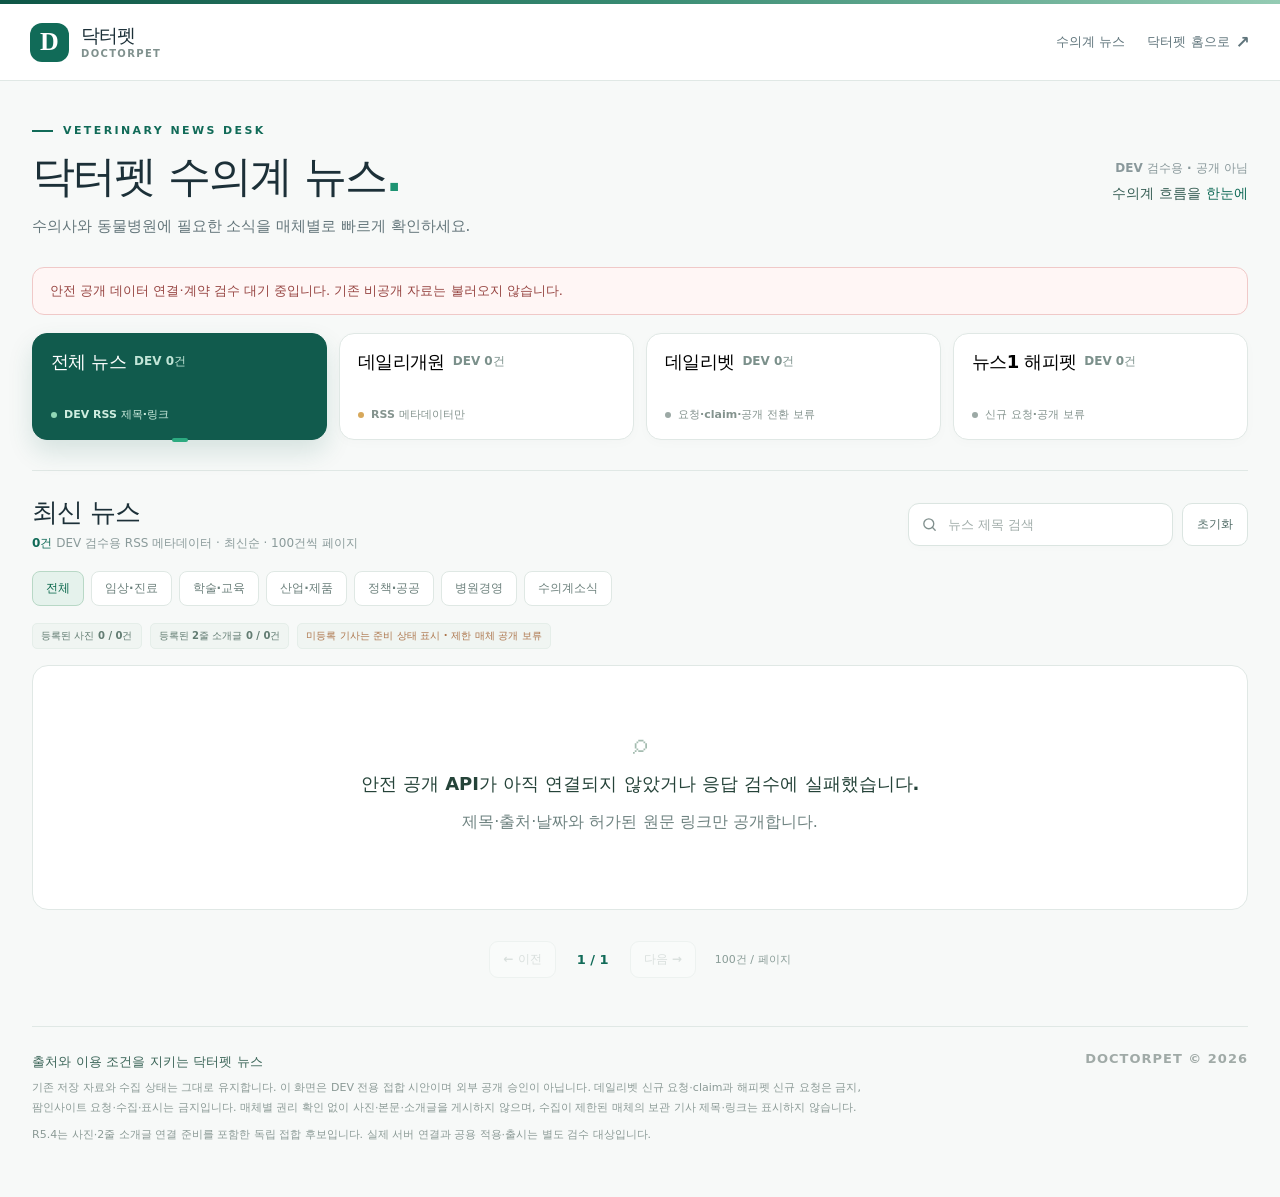
<file: vet-news/staging/r54-licensed-media-ready-ui.html>
<!doctype html>
<html lang="ko">
<head>
<meta charset="utf-8">
<meta name="viewport" content="width=device-width, initial-scale=1">
<meta name="robots" content="noindex,nofollow">
<meta name="color-scheme" content="light">
<meta http-equiv="Content-Security-Policy" content="default-src 'none'; style-src 'unsafe-inline'; script-src 'unsafe-inline'; img-src 'none'; connect-src https://mabvxdcpmfdzrqlgkxqn.supabase.co; font-src 'none'; base-uri 'none'; form-action 'none'">
<title>닥터펫 수의계 뉴스 | R4.3 DEV 메타데이터 안전 연결</title>
<style>
:root{--ink:#1c3038;--sub:#566c74;--muted:#7b8d93;--green:#116b58;--green-dark:#0d4f43;--green-pale:#eef7f3;--line:#e0e8e5;--paper:#f7f9f8;--white:#fff;--shadow:0 10px 35px rgba(13,45,47,.055);font-family: "Pretendard Variable",Pretendard,-apple-system,BlinkMacSystemFont,"Apple SD Gothic Neo","Noto Sans KR",system-ui,sans-serif;color:var(--ink);background:var(--paper);font-synthesis:none}
*{box-sizing:border-box}html{scroll-behavior:smooth}body{margin:0;min-width:320px}button,input,a{font:inherit}button{cursor:pointer}a{text-decoration:none;color:inherit}button:focus-visible,input:focus-visible,a:focus-visible{outline:3px solid #5fb499;outline-offset:2px}button:disabled{cursor:not-allowed;opacity:.35}a:hover{color:var(--green)}.hidden{display:none!important}
.topline{height:4px;background:linear-gradient(90deg,#0e5646 0%,#388b72 50%,#94cbb3 100%)}
.topbar{background:#fff;border-bottom:1px solid var(--line)}.topbar-inner{max-width:1360px;margin:auto;height:76px;padding:0 30px;display:flex;align-items:center;justify-content:space-between;gap:12px}.brand-link{display:flex;align-items:center;gap:12px;min-width:0}.brand-mark{width:39px;height:39px;display:grid;place-items:center;color:#fff;background:var(--green);border-radius:12px;font-family:Georgia,serif;font-size:26px;font-weight:700;letter-spacing:-2px;padding-right:2px;flex-shrink:0}.brand-copy{display:flex;flex-direction:column;gap:2px}.brand-copy strong{font-size:19px;letter-spacing:-.8px;line-height:1.1}.brand-copy small{font-size:10px;letter-spacing:1.35px;color:#80918e;font-weight:800}.top-actions{display:flex;gap:22px;align-items:center;color:#5f747b;font-size:13px;font-weight:700}.top-actions a{display:flex;align-items:center;gap:6px}.top-actions a:hover{color:var(--green)}.tiny-arrow{font-size:17px;line-height:1}
.container{width:min(1280px,calc(100% - 64px));margin:0 auto}.hero{padding:43px 0 28px;display:flex;align-items:flex-end;justify-content:space-between;gap:25px}.eyebrow{display:flex;align-items:center;gap:10px;color:var(--green);font-size:11px;font-weight:900;letter-spacing:2.4px}.eyebrow:before{content:"";display:block;width:21px;height:2px;background:var(--green)}h1{font-size:43px;line-height:1.21;letter-spacing:-2px;margin:13px 0 12px;font-weight:850}.hero-sub{font-size:15px;line-height:1.65;color:#64767b;margin:0}.hero-right{align-self:center;display:flex;flex-direction:column;gap:8px;text-align:right}.today{font-size:12px;color:#89989b;font-weight:750}.hero-right strong{font-size:14px;color:#365d54}.hero-right b{color:var(--green)}
.mode-alert{border:1px solid #d9e9e0;background:#edf7f1;border-radius:12px;padding:12px 17px;display:flex;align-items:center;justify-content:space-between;gap:16px;font-size:12px;color:#4b7567;margin:0 0 18px}.mode-alert strong{color:#245d4e}.mode-control{display:flex;gap:8px;flex-shrink:0}.mode-btn{background:#fff;border:1px solid #cadecf;color:#336755;border-radius:8px;font-size:12px;font-weight:800;padding:7px 11px;white-space:nowrap}.mode-btn.active{background:var(--green);border-color:var(--green);color:#fff}
.source-selector{display:grid;grid-template-columns:repeat(4,minmax(0,1fr));gap:12px;margin-bottom:30px}.source-tab{border:1px solid var(--line);background:#fff;border-radius:15px;min-height:107px;padding:16px 18px;text-align:left;display:flex;flex-direction:column;justify-content:space-between;position:relative;transition:box-shadow .18s,background .18s,border-color .18s,transform .18s;box-shadow:0 3px 12px rgba(25,56,55,.02)}.source-tab:hover{transform:translateY(-2px);box-shadow:var(--shadow)}.source-tab.active{background:#115b4d;border-color:#115b4d;box-shadow:0 12px 26px rgba(17,91,77,.14);color:white}.source-line{display:flex;justify-content:space-between;align-items:center;gap:8px}.source-name{font-weight:850;font-size:18px;letter-spacing:-.65px}.source-count{font-size:12px;font-weight:800;color:#7b908b}.source-tab.active .source-count{color:#c2e5d7}.source-status{display:flex;gap:7px;align-items:center;color:#84938e;font-size:11px;font-weight:650}.source-tab.active .source-status{color:#d0e8dc}.status-dot{width:6px;height:6px;border-radius:100%;background:#b9c9c2}.source-tab.active .status-dot{background:#90d8b6}.source-status .dot-ready{background:#d7a85b}.source-tab.active:after{content:"";position:absolute;bottom:-3px;left:calc(50% - 8px);width:16px;height:4px;border-radius:5px;background:#2caa80}
.content-head{border-top:1px solid var(--line);padding-top:25px;display:flex;align-items:center;justify-content:space-between;gap:20px;margin-bottom:19px}.heading-group{display:flex;flex-direction:column;gap:7px}.heading-group h2{margin:0;font-size:26px;line-height:1.24;letter-spacing:-1px}.listing-desc{font-size:12px;color:#8a9a9a}.count{color:var(--green);font-weight:850}.controls{display:flex;gap:9px;align-items:center}.searchbox{display:flex;align-items:center;gap:8px;background:#fff;border:1px solid #dbe5e1;border-radius:11px;height:43px;padding:0 12px;width:265px;box-shadow:0 2px 8px rgba(30,56,53,.015)}.searchbox svg{flex:none;color:#81908e}.searchbox input{border:0;outline:0;min-width:0;width:100%;color:var(--ink);font-size:13px;background:transparent}.searchbox input::placeholder{color:#a1adaa}.icon-btn{border:1px solid #dbe5e1;background:white;border-radius:10px;height:43px;padding:0 14px;display:flex;gap:6px;align-items:center;font-size:12px;color:#526d68;font-weight:800}.icon-btn:hover,.searchbox:focus-within{border-color:#74b5a0}.icon-btn:hover{background:var(--green-pale)}
.cat-bar{display:flex;align-items:center;gap:7px;overflow:auto;padding:0 0 17px;scrollbar-width:none}.cat-bar::-webkit-scrollbar{display:none}.category-btn{border:1px solid #dfe8e4;background:#fff;color:#6c807c;border-radius:8px;padding:8px 13px;white-space:nowrap;font-size:12px;font-weight:800}.category-btn.active{background:#e5f2ec;color:#0c694d;border-color:#b8d8c6}.sort-label{font-size:12px;color:#8b9797;font-weight:700;margin-left:auto;white-space:nowrap;padding-left:10px}
.facts{display:flex;align-items:center;flex-wrap:wrap;gap:8px;margin-bottom:16px;min-height:24px}.fact{background:#f0f5f2;border:1px solid #e5eee9;border-radius:5px;color:#627c72;font-size:10px;padding:5px 8px;font-weight:700}.fact.warn{background:#fff8ed;border-color:#f0e7cf;color:#967742}
.news-grid{display:grid;grid-template-columns:repeat(2,minmax(0,1fr));gap:14px}.news-card{display:flex;align-items:stretch;background:#fff;border:1px solid #e3eae7;border-radius:16px;overflow:hidden;min-width:0;min-height:178px;box-shadow:0 3px 14px rgba(13,41,43,.025);transition:border-color .16s,transform .16s,box-shadow .16s}.news-card:hover{border-color:#a8c9ba;transform:translateY(-2px);box-shadow:0 11px 27px rgba(17,67,54,.09)}.news-card.featured{grid-column:span 2;min-height:245px}.thumb{flex:0 0 170px;position:relative;overflow:hidden;background:#eaf1ed;display:flex;align-items:center;justify-content:center}.news-card.featured .thumb{flex-basis:33%;min-width:295px}.thumb img{position:absolute;inset:0;width:100%;height:100%;object-fit:cover}.thumb .placeholder{display:flex;flex-direction:column;align-items:center;justify-content:center;gap:8px;position:absolute;inset:0;color:#779890;background:radial-gradient(circle at 75% 12%,#e8f4e8 0%,transparent 45%),linear-gradient(125deg,#dbece5,#f0f6f2)}.thumb .placeholder:after{content:"";position:absolute;right:-32px;bottom:-60px;width:170px;height:170px;border:1px solid rgba(51,119,93,.12);border-radius:50%}.placeholder svg{color:#85aba0;opacity:.9}.placeholder b{font-size:12px;letter-spacing:.1px;color:#48776b}.placeholder small{font-size:10px;color:#8ea49d;font-weight:650}.thumb[data-photo="loaded"] .placeholder{display:none}.thumb[data-photo="error"] .placeholder b:after{content:" · 로드 실패"}.image-state{position:absolute;bottom:9px;left:9px;background:rgba(16,55,45,.82);color:#fff;border-radius:5px;padding:5px 7px;font-size:10px;font-weight:700;display:none}.thumb[data-photo="loaded"] .image-state{display:block}
.card-content{padding:19px 19px 16px;display:flex;flex-direction:column;min-width:0;flex:1}.news-card.featured .card-content{padding:27px 31px}.meta{display:flex;align-items:center;gap:8px;flex-wrap:wrap;color:#82918f;font-size:11px;font-weight:650}.meta .source{color:#1b6d56;font-weight:900}.meta .meta-split{width:1px;height:10px;background:#d5e2dc}.tag{border-radius:5px;background:#f0f5f2;color:#637e72;font-size:10px;font-weight:700;padding:4px 6px}.headline{margin:11px 0 10px;font-size:18px;line-height:1.45;font-weight:850;letter-spacing:-.6px;color:#20333a;display:-webkit-box;-webkit-line-clamp:2;-webkit-box-orient:vertical;overflow:hidden}.news-card.featured .headline{font-size:27px;line-height:1.35;letter-spacing:-1.2px;max-width:680px;margin-top:19px}.excerpt{margin:0;font-size:13px;line-height:1.65;min-height:40px;color:#687e80;display:-webkit-box;-webkit-line-clamp:2;-webkit-box-orient:vertical;overflow:hidden}.excerpt.missing{color:#98a6a3}.card-end{margin-top:auto;padding-top:13px;display:flex;gap:8px;justify-content:space-between;align-items:center;min-height:29px}.card-info{color:#99a7a2;font-size:10px;font-weight:750}.read-link{color:var(--green);font-size:12px;font-weight:850;white-space:nowrap;display:flex;gap:4px;align-items:center}.read-link svg{transition:transform .18s}.news-card:hover .read-link svg{transform:translate(2px,-2px)}.fake-label{color:#9f7748}
.pagination{display:flex;justify-content:center;align-items:center;gap:9px;padding:31px 0 10px}.pagination button{background:#fff;border:1px solid #dce6e2;border-radius:9px;padding:9px 13px;color:#45645a;font-size:12px;font-weight:800}.pagination button:disabled{color:#a2b2ad}.pagination .page-indicator{padding:8px 12px;font-size:13px;font-weight:800;color:var(--green)}.pagination .page-size{font-size:11px;color:#899c97;padding-left:10px}.empty-state{background:#fff;border:1px solid var(--line);border-radius:16px;padding:60px 20px;text-align:center;color:#6f8381}.empty-state strong{display:block;color:#254339;font-size:18px;margin-bottom:8px}.empty-state button{margin-top:15px;background:var(--green);border:0;border-radius:9px;padding:10px 15px;color:#fff;font-weight:800}.empty-icon{font-size:28px;color:#a4bcb0;margin-bottom:13px}
.footer-note{display:flex;justify-content:space-between;align-items:flex-start;gap:30px;border-top:1px solid var(--line);margin-top:38px;padding:24px 0 52px}.footer-note strong{font-size:13px;color:#3b6558}.footer-note p{font-size:11px;color:#8b9a96;line-height:1.8;margin:7px 0 0;max-width:830px}.foot-brand{font-size:13px;color:#a0aaa7;font-weight:850;letter-spacing:1px;white-space:nowrap}.sronly{position:absolute;width:1px;height:1px;padding:0;margin:-1px;overflow:hidden;clip:rect(0,0,0,0);white-space:nowrap;border:0}
@media(min-width:1380px){.news-grid{gap:16px}.source-selector{gap:14px}.news-card{min-height:185px}}
@media(max-width:1050px){.container{width:min(100% - 44px,1280px)}.news-grid{grid-template-columns:1fr}.news-card.featured{grid-column:span 1}.source-name{font-size:16px}.source-tab{padding:14px 13px}.news-card.featured .thumb{flex-basis:32%}}
@media(max-width:720px){.topbar-inner{height:62px;padding:0 16px}.brand-mark{height:34px;width:34px;border-radius:10px;font-size:22px}.brand-copy strong{font-size:16px}.brand-copy small{font-size:9px;letter-spacing:1.1px}.top-actions{gap:12px;font-size:11px}.top-actions .external-label{display:none}.container{width:calc(100% - 32px)}.hero{padding:28px 0 20px;display:block}.hero h1{font-size:32px;letter-spacing:-1.6px;margin:11px 0 10px}.hero-sub{font-size:12px;line-height:1.6}.hero-right{display:none}.eyebrow{font-size:10px;letter-spacing:1.5px}.mode-alert{display:block;font-size:11px;line-height:1.6;padding:11px 12px;margin-bottom:12px}.mode-control{margin-top:10px}.source-selector{grid-template-columns:repeat(4,minmax(152px,1fr));overflow-x:auto;gap:8px;padding:0 0 10px;margin-right:-16px;margin-bottom:13px;scrollbar-width:none}.source-selector::-webkit-scrollbar{display:none}.source-tab{min-height:91px;border-radius:13px;padding:13px 13px}.source-name{font-size:15px}.source-count{font-size:11px}.source-status{font-size:10px}.content-head{padding-top:17px;align-items:flex-start;flex-direction:column;gap:13px;margin-bottom:12px}.heading-group h2{font-size:23px}.listing-desc{font-size:11px}.controls{width:100%}.searchbox{flex:1;height:43px}.icon-btn{height:43px}.cat-bar{margin-right:-16px;padding-bottom:14px}.category-btn{font-size:11px;padding:8px 11px}.sort-label{display:none}.facts{margin-bottom:13px}.fact{font-size:9px}.news-grid{gap:10px}.news-card{min-height:164px;border-radius:13px}.news-card.featured{min-height:189px}.thumb{flex-basis:124px}.news-card.featured .thumb{flex-basis:144px;min-width:144px}.card-content,.news-card.featured .card-content{padding:14px 13px}.headline,.news-card.featured .headline{font-size:15px;line-height:1.46;letter-spacing:-.45px;margin:8px 0 7px}.meta{font-size:10px;gap:6px}.tag{font-size:9px;padding:3px 5px}.excerpt{font-size:11px;line-height:1.5;min-height:33px}.card-info{font-size:9px}.read-link{font-size:10px}.card-end{padding-top:7px}.placeholder svg{width:32px;height:32px}.placeholder b{font-size:10px}.placeholder small{font-size:9px}.footer-note{margin-top:25px;padding:23px 0 40px}.foot-brand{display:none}}
@media(max-width:385px){.hero h1{font-size:29px}.news-card,.news-card.featured{min-height:165px}.thumb,.news-card.featured .thumb{flex-basis:110px;min-width:110px}.card-content,.news-card.featured .card-content{padding:13px 11px}.headline,.news-card.featured .headline{font-size:14px}.excerpt{font-size:10.5px}.meta .tag{display:none}.read-link svg{display:none}.mode-btn{padding:7px 9px}.source-selector{grid-template-columns:repeat(4,146px)}}
@media(prefers-reduced-motion:reduce){html{scroll-behavior:auto}*{transition:none!important}}
 .mode-control{align-items:center}.mode-btn{min-height:36px}.source-tab .source-status{line-height:1.45}.source-tab.active .source-status{color:#cfede0}.thumb[data-photo="withheld"]{background:#eaf2ee}.image-state{background:rgba(32,82,68,.85);color:white}.excerpt.missing{color:#81958d}.card-info.fake-label{color:#b07d46}.read-link{color:#668b80}.hold-note{color:#ac744a}

/* R3: Better mobile source discoverability and compact, readable first fold. */
@media(max-width:720px){
 .source-selector{display:grid;grid-template-columns:repeat(2,minmax(0,1fr));gap:7px;overflow:visible;margin-bottom:18px;padding:0}
 .source-tab{min-width:0;min-height:74px;padding:10px 11px;border-radius:11px}
 .source-name{font-size:13px}.source-count{font-size:10px}
 .source-tab .source-status{font-size:10px;line-height:1.35}
 .mode-alert{gap:9px}.mode-control{display:flex;flex-wrap:wrap;flex-shrink:1;gap:6px}
 .mode-btn{font-size:11px;min-height:34px;padding:7px 9px}
 .hero{padding-top:22px;padding-bottom:14px}.content-head{padding-top:16px;margin-bottom:13px}
 .news-card .thumb .placeholder b{font-size:11px}
}
@media(max-width:385px){
 .source-selector{grid-template-columns:repeat(2,minmax(0,1fr))}
 .mode-btn{font-size:10px;padding:7px 8px}
}

/* R4 actual connection candidate: accessibility and explicit data-state indicators */
.read-link{white-space:normal}.meta time{white-space:nowrap}
.stage-alert{border:1px solid #f0dfbd;background:#fff9ed;color:#876527;border-radius:12px;padding:13px 17px;font-size:13px;line-height:1.55;margin:0 0 18px}
.stage-alert b{color:#815c22}.stage-alert[data-kind="ready"]{border-color:#d9e9e0;background:#eef7f1;color:#466b5e}.stage-alert[data-kind="error"]{border-color:#f0c9c8;background:#fff6f5;color:#974542}
.footnote{font-size:12px;color:#7c908c}.source-tab:focus-visible{outline:3px solid #65ae94;outline-offset:2px}
.thumb .placeholder{padding:12px;text-align:center}.news-card{min-height:185px}
.card-link{display:flex;align-items:center;gap:4px;font-size:12px;color:#126b56;font-weight:850}
.card-link:focus-visible{outline:3px solid #75c9ac;outline-offset:3px}
@media(max-width:720px){.stage-alert{padding:11px 13px;font-size:11px}.footnote{font-size:11px}.card-link{font-size:10px}}

/* R4.5: restricted sources are visually on hold, not collecting/ready. */
.source-status .dot-restricted,.source-tab.active .source-status .dot-restricted{background:#9ca9a5}
</style>
</head>
<body>
<div class="topline"></div>
<header class="topbar"><div class="topbar-inner"><a class="brand-link" href="../" aria-label="닥터펫 홈"><span class="brand-mark" aria-hidden="true">D</span><span class="brand-copy"><strong>닥터펫</strong><small>DOCTORPET</small></span></a><div class="top-actions"><span>수의계 뉴스</span><a href="../" class="external-label">닥터펫 홈으로 <span class="tiny-arrow" aria-hidden="true">↗</span></a></div></div></header>
<main class="container">
 <div class="hero"><div><div class="eyebrow">VETERINARY NEWS DESK</div><h1>닥터펫 수의계 뉴스<span style="color:#1d9372">.</span></h1><p class="hero-sub">수의사와 동물병원에 필요한 소식을 매체별로 빠르게 확인하세요.</p></div><div class="hero-right"><span class="today" id="todayText">DEV 검수용 · 공개 아님</span><strong>수의계 흐름을 <b>한눈에</b></strong></div></div>
 <div class="stage-alert" id="apiStatus" role="status" aria-live="polite" data-kind="pending"><b>권리 확인 게이트 적용 후보</b> · 공개 가능한 제목·발행일·원문 링크만 표시합니다. 사진·본문·소개글은 제공하지 않습니다.</div>
 <nav class="source-selector" id="sourceSelector" aria-label="언론 매체 선택"></nav>
 <section aria-label="기사 목록"><div class="content-head"><div class="heading-group"><h2 id="listTitle">최신 뉴스</h2><div class="listing-desc" id="listDesc">DEV에서 권리 확인 중인 RSS 제목·날짜·원문 링크를 최신순으로 확인합니다.</div></div><div class="controls"><label class="searchbox"><svg xmlns="http://www.w3.org/2000/svg" width="17" height="17" viewBox="0 0 24 24" fill="none" stroke="currentColor" stroke-width="1.9" stroke-linecap="round" stroke-linejoin="round" aria-hidden="true"><circle cx="11" cy="11" r="7"/><path d="m20 20-4-4"/></svg><span class="sronly">뉴스 제목 검색</span><input type="search" id="searchInput" placeholder="뉴스 제목 검색" autocomplete="off" aria-label="뉴스 제목 검색"></label><button type="button" class="icon-btn" id="clearButton">초기화</button></div></div>
 <nav class="cat-bar" id="categorySelector" aria-label="뉴스 주제 선택"></nav>
 <div class="facts" id="facts"><span class="fact">실제 공개 기사 확인 중</span><span class="fact hold-note">사진·소개글 공개 보류</span></div>
 <div id="newsResult" aria-live="polite"><div class="empty-state">공개 승인 데이터를 확인하는 중입니다.</div></div><nav class="pagination" id="pagination" aria-label="기사 페이지 이동"></nav></section>
 <footer class="footer-note"><div><strong>출처와 이용 조건을 지키는 닥터펫 뉴스</strong><p>기존 저장 자료와 수집 상태는 그대로 유지합니다. 이 화면은 DEV 전용 접합 시안이며 외부 공개 승인이 아닙니다. 데일리벳 신규 요청·claim과 해피펫 신규 요청은 금지, 팜인사이트 요청·수집·표시는 금지입니다. 매체별 권리 확인 없이 사진·본문·소개글을 게시하지 않으며, 수집이 제한된 매체의 보관 기사 제목·링크는 표시하지 않습니다.</p><p class="footnote">R5.4는 사진·2줄 소개글 연결 준비를 포함한 독립 접합 후보입니다. 실제 서버 연결과 공용 적용·출시는 별도 검수 대상입니다.</p></div><div class="foot-brand">DOCTORPET © 2026</div></footer>
</main>
<script>
(()=>{'use strict';
const API='https://mabvxdcpmfdzrqlgkxqn.supabase.co/functions/v1/doctorpet-vet-news-release-data';
const CATS=['전체','임상·진료','학술·교육','산업·제품','정책·공공','병원경영','수의계소식'];
const SOURCES=[
 {id:'all',label:'전체 뉴스',status:'DEV RSS 제목·링크'},
 {id:'FEED_DAILYGAEWON',label:'데일리개원',status:'RSS 메타데이터만'},
 {id:'REF_DAILYVET',label:'데일리벳',status:'요청·claim·공개 전환 보류'},
 {id:'REF_HAPPYPET',label:'뉴스1 해피펫',status:'신규 요청·공개 보류'}
];
const $=id=>document.getElementById(id);
const esc=s=>String(s??'').replace(/[&<>"']/g,c=>({'&':'&amp;','<':'&lt;','>':'&gt;','"':'&quot;',"'":'&#39;'}[c]));
const state={source:'all',cat:'전체',query:'',page:1,items:[],rightsGate:'REVIEW_PENDING',loadError:false,testFixture:false};
const srcName=id=>SOURCES.find(s=>s.id===id)?.label||'수의계 뉴스';
const dateFmt=s=>{if(s===null||s===undefined||s==='')return '날짜 미확인';const d=new Date(s);return Number.isFinite(d.valueOf())?new Intl.DateTimeFormat('ko-KR',{timeZone:'Asia/Seoul',year:'numeric',month:'2-digit',day:'2-digit'}).format(d):'날짜 미확인';};
function secureLink(value){try{const u=new URL(String(value));return u.protocol==='https:' && (u.hostname==='dailygaewon.com'||u.hostname.endsWith('.dailygaewon.com')) ? u.href : null;}catch{return null;}}
function classify(r){const t=String(r.title||'');if(/진료|임상|수술|검사|진단|치료|수의학/.test(t))return '임상·진료';if(/학회|세미나|교육|연구|학술|대학/.test(t))return '학술·교육';if(/산업|제품|서비스|시장|투자|기업/.test(t))return '산업·제품';if(/정부|공고|정책|제도|법안|검역|복지/.test(t))return '정책·공공';if(/병원|원장|개원|채용|경영/.test(t))return '병원경영';return '수의계소식';}
const hazardous=r=>Object.keys(r).some(k=>/^(excerpt|summary|body|content|image|imageUrl|previewImage|articleHtml|listExcerpt)$/i.test(k));
function parseSafePayload(p){
 if(!p||p.schemaVersion!=='NEWS_PUBLIC_SAFE_V1'||!['APPROVED_METADATA_ONLY','REVIEW_PENDING'].includes(p.rightsGate)||!Array.isArray(p.items))throw Error('INCOMPATIBLE_SAFE_API');
 if(p.items.length>2000)throw Error('TOO_MANY_ITEMS');
 if(p.rightsGate!=='APPROVED_METADATA_ONLY'&&p.items.length)throw Error('UNAPPROVED_ROWS');
 const keys=new Set();const rows=[];
 for(const r of p.items){
   if(!r||typeof r!=='object'||r.sourceId!=='FEED_DAILYGAEWON'||r.releaseEligible!==true||hazardous(r))throw Error('UNSAFE_ROW');
   if(typeof r.title!=='string'||!r.title.trim()||r.title.length>500||typeof r.id!=='string'||r.id.length>250)throw Error('INVALID_ROW');
   const url=secureLink(r.url);if(!url)throw Error('UNAPPROVED_LINK');
   if(r.publishedAt!==null&&r.publishedAt!==undefined&&r.publishedAt!==''){if(typeof r.publishedAt!=='string'||!Number.isFinite(Date.parse(r.publishedAt)))throw Error('INVALID_DATE');}
   if(keys.has(r.id))throw Error('DUPLICATE_ROW');keys.add(r.id);
   rows.push({id:r.id,title:r.title.trim(),sourceId:r.sourceId,publishedAt:r.publishedAt||null,url});
 }
 return {rows,rightsGate:p.rightsGate};
}

// The R4.3 bridge accepts only the *sanitized* DEV legacy v6 contract.
// If the old API is rolled back, exposes images, leaks private rows, or changes
// fields, the entire view fails closed instead of silently exposing content.
function parseLegacyPayload(p){
 if(!p||p.version!==2||p.pageSize!==100||!p.groups||!p.states)throw Error('LEGACY_SCHEMA_MISMATCH');
 const g=p.groups;
 if(!Array.isArray(g.FEED_DAILYGAEWON)||!Array.isArray(g.REF_DAILYVET)||!Array.isArray(g.REF_HAPPYPET))throw Error('MISSING_GROUPS');
 if(g.REF_DAILYVET.length||g.REF_HAPPYPET.length||g.FEED_DAILYGAEWON.length>2000)throw Error('UNAPPROVED_SOURCE_ROWS');
 if(!['REF_DAILYVET','REF_HAPPYPET'].every(k=>p.states[k]?.publicationStatus==='WITHHELD_RIGHTS_PENDING' && p.states[k]?.actualCount===0))throw Error('RESTRICTED_SOURCE_NOT_CLOSED');
 const items=g.FEED_DAILYGAEWON.map(r=>{
   if(!r||r.sourceId!=='FEED_DAILYGAEWON'||r.actualStored!==true||r.image!==null||r.excerpt!==null||r.imageState!=='WITHHELD_RIGHTS_PENDING'||r.excerptState!=='WITHHELD_RIGHTS_PENDING')throw Error('LEGACY_RIGHTS_GATE_FAILURE');
   if(Object.keys(r).some(k=>/^(body|content|articleHtml|rawHtml|previewImage|imageUrl|summary)$/i.test(k)))throw Error('UNEXPECTED_PRIVATE_CONTENT');
   return {id:r.id,title:r.title,url:r.url,publishedAt:r.publishedAt,sourceId:r.sourceId,releaseEligible:true};
 });
 return parseSafePayload({schemaVersion:'NEWS_PUBLIC_SAFE_V1',rightsGate:'APPROVED_METADATA_ONLY',items});
}
function visibleRows(){const q=state.query.trim().toLocaleLowerCase('ko-KR');return state.items.filter(r=>(state.source==='all'||r.sourceId===state.source)&&(state.cat==='전체'||classify(r)===state.cat)&&(!q||r.title.toLocaleLowerCase('ko-KR').includes(q))).sort((a,b)=>{const at=a.publishedAt?Date.parse(a.publishedAt):-Infinity,bt=b.publishedAt?Date.parse(b.publishedAt):-Infinity;return bt-at||a.id.localeCompare(b.id);});}
function renderSources(){const n=id=>id==='all'?state.items.length:state.items.filter(r=>r.sourceId===id).length;$('sourceSelector').innerHTML=SOURCES.map(s=>`<button class="source-tab ${state.source===s.id?'active':''}" data-source="${s.id}" type="button" aria-pressed="${state.source===s.id}"><span class="source-line"><span class="source-name">${esc(s.label)}</span><span class="source-count">${state.testFixture?'예시':'DEV'} ${n(s.id)}건</span></span><span class="source-status"><i class="status-dot ${s.id.startsWith('REF_')?'dot-restricted':'dot-ready'}"></i>${esc(s.status)}</span></button>`).join('');document.querySelectorAll('[data-source]').forEach(b=>b.addEventListener('click',()=>{state.source=b.dataset.source;state.page=1;render();}));}
function renderCats(){$('categorySelector').innerHTML=CATS.map(s=>`<button class="category-btn ${state.cat===s?'active':''}" data-cat="${esc(s)}" type="button" aria-pressed="${state.cat===s}">${esc(s)}</button>`).join('');document.querySelectorAll('[data-cat]').forEach(b=>b.addEventListener('click',()=>{state.cat=b.dataset.cat;state.page=1;render()}));}

/* R5.4 — stage-only, no live third-party media. 1번 may populate only with
   article-bound, reviewed first-party media files in ./licensed-media/.
   This separate presentation data NEVER weakens the sanitized news API gate. */
const LICENSED_ARTICLE_MEDIA=Object.freeze({});
function mediaFor(article){
  const info=LICENSED_ARTICLE_MEDIA[article.id];
  if(!info || typeof info!=='object' || info.articleUrl!==article.url ||
     info.sourceId!==article.sourceId) return {imageUrl:null,summary:null};
  let imageUrl=null,summary=null;
  if(info.photoRights==='OWNED_OR_LICENSED' &&
     typeof info.photoFile==='string' &&
     /^[a-zA-Z0-9_-]{8,100}\.(?:webp|png|jpe?g)$/.test(info.photoFile) &&
     typeof info.photoAttribution==='string' && info.photoAttribution.trim()){
    try{
      const root=new URL('./licensed-media/',location.href);
      const img=new URL(info.photoFile,root);
      if(img.origin===root.origin && img.pathname.startsWith(root.pathname))imageUrl=img.href;
    }catch{}
  }
  if(info.summaryRights==='EDITORIAL_VERIFIED' &&
     typeof info.summary==='string' &&
     info.summary.trim().length>=12 && info.summary.trim().length<=280 &&
     !/[<>]/.test(info.summary)){
    summary=info.summary.trim();
  }
  return {imageUrl,summary};
}

function card(r,i){const group=classify(r);const media=mediaFor(r);return `<article class="news-card ${i===0?'featured':''}"><div class="thumb" data-photo="${media.imageUrl?'pending':'withheld'}">${media.imageUrl?`<img src="${esc(media.imageUrl)}" alt="" loading="lazy" decoding="async" referrerpolicy="no-referrer">`:''}<div class="placeholder"><svg xmlns="http://www.w3.org/2000/svg" width="42" height="42" viewBox="0 0 24 24" fill="none" stroke="currentColor" stroke-width="1.2" stroke-linecap="round" stroke-linejoin="round" aria-hidden="true"><rect x="3.5" y="4" width="17" height="16" rx="2"/><path d="M7 8h4v4H7zM14 8h3M14 11h3M7 15h10"/></svg><b>사진 준비 중</b><small>등록된 사진 없음</small></div></div><div class="card-content"><div class="meta"><span class="source">${esc(srcName(r.sourceId))}</span><span class="meta-split"></span><time>${esc(dateFmt(r.publishedAt))}</time><span class="tag">${esc(group)}</span></div><h3 class="headline">${esc(r.title)}</h3><p class="excerpt ${media.summary?'':'missing'}">${media.summary?esc(media.summary):'기사 소개글이 아직 등록되지 않았습니다. 자세한 내용은 원문에서 확인하세요.'}</p><div class="card-end"><span class="card-info">${state.testFixture?'가상 검수 데이터 · 공개 아님':(media.imageUrl?'검토된 사진':'사진 준비 중')+' · '+(media.summary?'소개글 등록됨':'소개글 준비 중')}</span><a class="card-link" href="${esc(r.url)}" target="_blank" rel="noopener noreferrer" aria-label="원문 보기: ${esc(r.title)}">원문 보기 ↗</a></div></div></article>`;}
function renderList(){const data=visibleRows(),nPages=Math.max(1,Math.ceil(data.length/100));state.page=Math.min(state.page,nPages);const pages=data.slice((state.page-1)*100,state.page*100);$('listTitle').textContent=state.source==='all'?'최신 뉴스':srcName(state.source)+' 뉴스';$('listDesc').innerHTML=`<span class="count">${data.length}건</span> ${state.testFixture?'가상 검수 데이터 · 실기사 아님':'DEV 검수용 RSS 메타데이터'} · 최신순 · 100건씩 페이지`;const empty=state.loadError?'안전 공개 API가 아직 연결되지 않았거나 응답 검수에 실패했습니다.':state.rightsGate==='REVIEW_PENDING'?'뉴스 출처의 공개 적격성 확인 중입니다.':state.source==='REF_DAILYVET'?'데일리벳은 기존 시험 자료만 보관 중이며 공개 전환을 승인하지 않았습니다.':state.source==='REF_HAPPYPET'?'해피펫은 기존 시험 자료만 보관 중이며 신규 요청 및 공개를 보류합니다.':'현재 표시 가능한 RSS 메타데이터가 없습니다.';$('newsResult').innerHTML=pages.length?`<div class="news-grid">${pages.map(card).join('')}</div>`:`<div class="empty-state"><div class="empty-icon">⌕</div><strong>${esc(empty)}</strong><p>제목·출처·날짜와 허가된 원문 링크만 공개합니다.</p></div>`;$('pagination').innerHTML=`<button type="button" id="pagePrev" ${state.page<=1?'disabled':''}>← 이전</button><span class="page-indicator">${state.page} / ${nPages}</span><button type="button" id="pageNext" ${state.page>=nPages?'disabled':''}>다음 →</button><span class="page-size">100건 / 페이지</span>`;$('pagePrev').onclick=()=>go(-1);$('pageNext').onclick=()=>go(1);}
function render(){
 renderSources();renderCats();
 const mediaStats=state.items.map(mediaFor),images=mediaStats.filter(m=>m.imageUrl).length,summaries=mediaStats.filter(m=>m.summary).length;
 $('facts').innerHTML='<span class="fact">등록된 사진 '+images+' / '+state.items.length+'건</span><span class="fact">등록된 2줄 소개글 '+summaries+' / '+state.items.length+'건</span><span class="fact hold-note">미등록 기사는 준비 상태 표시 · 제한 매체 공개 보류</span>';
 renderList();
 document.querySelectorAll('.thumb img').forEach(img=>{
   const thumb=img.closest('.thumb');
   img.addEventListener('load',()=>{if(img.naturalWidth>0)thumb.dataset.photo='loaded'});
   img.addEventListener('error',()=>{thumb.dataset.photo='error'});
   if(img.complete)thumb.dataset.photo=img.naturalWidth>0?'loaded':'error';
 });
}
function go(k){state.page+=k;render();$('listTitle').scrollIntoView({block:'start',behavior:'smooth'});}
function clear(){state.source='all';state.cat='전체';state.page=1;state.query='';$('searchInput').value='';render();}
function mark(kind,text){$('apiStatus').dataset.kind=kind;$('apiStatus').textContent=text;}
$('searchInput').addEventListener('input',e=>{state.query=e.target.value;state.page=1;render();});$('clearButton').onclick=clear;render();
async function boot(){try{const res=await fetch(API,{method:'GET',credentials:'omit',cache:'no-store'});if(!res.ok)throw Error('HTTP '+res.status);const payload=parseLegacyPayload(await res.json());state.items=payload.rows;state.rightsGate=payload.rightsGate;state.testFixture=false;mark(payload.rightsGate==='APPROVED_METADATA_ONLY'?'ready':'pending',payload.rightsGate==='APPROVED_METADATA_ONLY'?`DEV 저장 RSS 메타데이터 ${state.items.length}건을 검수 중입니다. 사진·본문·소개글은 공개하지 않습니다.`:'현재 공개 적격성 확인 중입니다. 기존 보관 자료는 공개하지 않습니다.');}catch(e){state.items=[];state.loadError=true;mark('error','안전 공개 데이터 연결·계약 검수 대기 중입니다. 기존 비공개 자료는 불러오지 않습니다.');}render();}
boot();
// DEV-only unit test hook: direct injection is intentionally subject to exact same safe payload gate.
if(['file:','about:'].includes(window.location.protocol))window.__DOCTORPET_R4_TEST__={validate:parseSafePayload,validateLegacy:parseLegacyPayload,inject(p){const x=parseSafePayload(p);state.items=x.rows;state.rightsGate=x.rightsGate;state.loadError=false;state.testFixture=true;mark('pending',`기능 검수용 가상 기사 ${x.rows.length}건 · 실제 공개 기사 0건 · 사진 공개 0장`);render();},injectLegacy(p){const x=parseLegacyPayload(p);state.items=x.rows;state.rightsGate=x.rightsGate;state.loadError=false;state.testFixture=true;mark('pending',`DEV 안전계약 가상 데이터 ${x.rows.length}건 · 실제 서버 응답 검수 아님`);render();},getState(){return {page:state.page,source:state.source,rightsGate:state.rightsGate,visibleCount:visibleRows().length,testFixture:state.testFixture}}};
})();
</script>
</body>
</html>
</file>
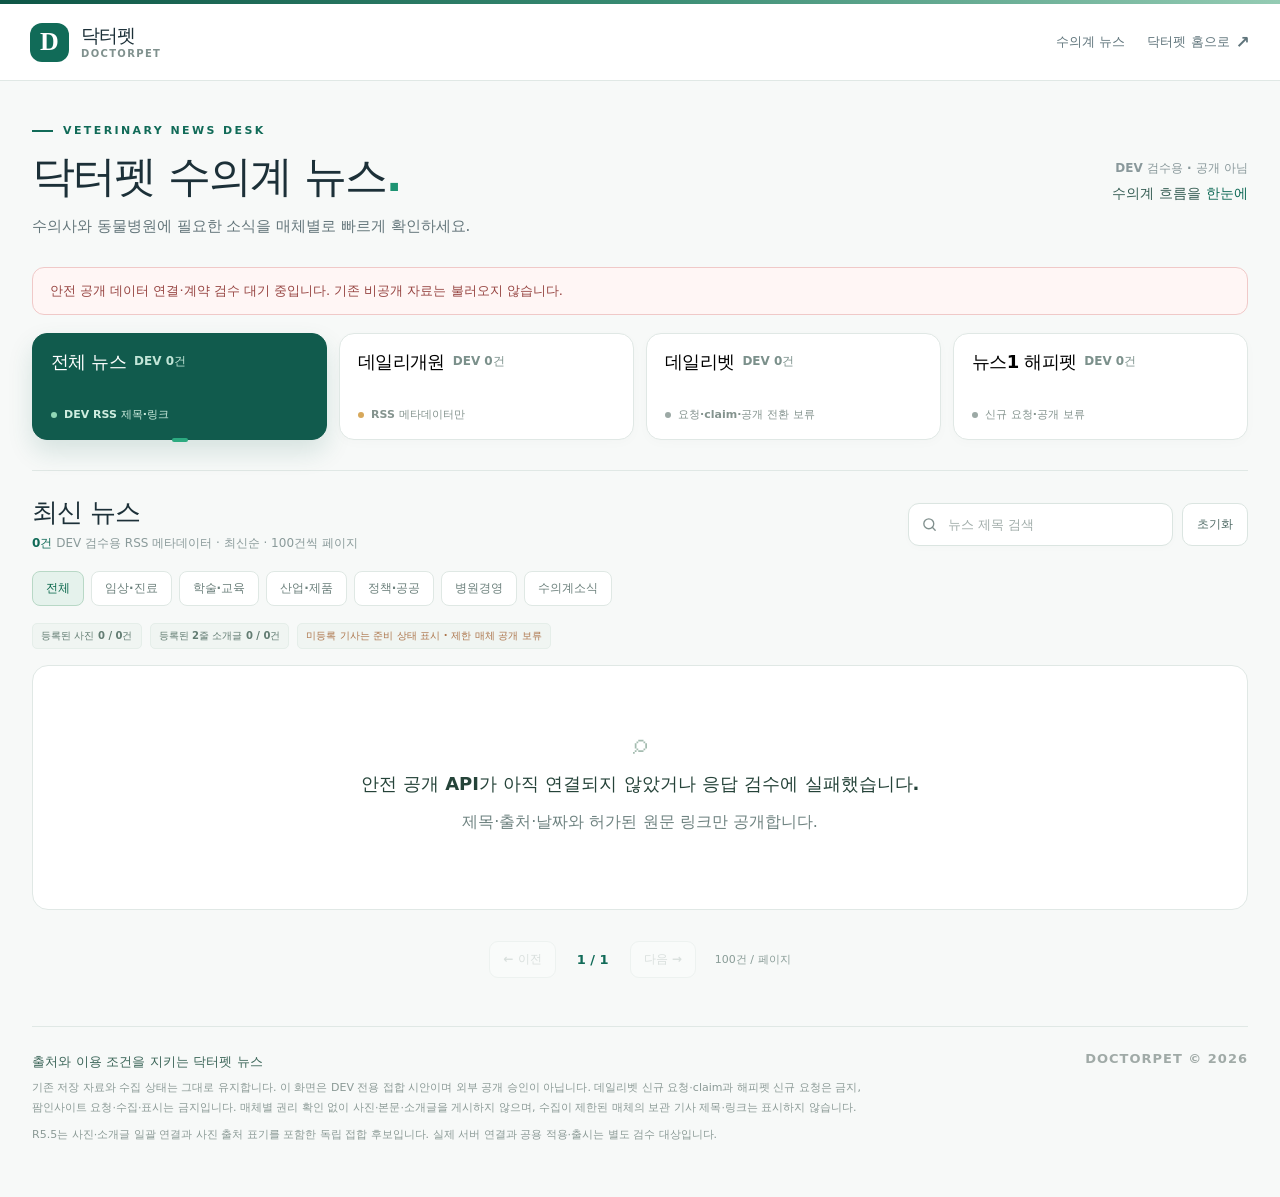
<file: vet-news/staging/r55-licensed-media-attributed-ui.html>
<!doctype html>
<html lang="ko">
<head>
<meta charset="utf-8">
<meta name="viewport" content="width=device-width, initial-scale=1">
<meta name="robots" content="noindex,nofollow">
<meta name="color-scheme" content="light">
<meta http-equiv="Content-Security-Policy" content="default-src 'none'; style-src 'unsafe-inline'; script-src 'unsafe-inline'; img-src 'self'; connect-src https://mabvxdcpmfdzrqlgkxqn.supabase.co; font-src 'none'; base-uri 'none'; form-action 'none'">
<title>닥터펫 수의계 뉴스 | R4.3 DEV 메타데이터 안전 연결</title>
<style>
:root{--ink:#1c3038;--sub:#566c74;--muted:#7b8d93;--green:#116b58;--green-dark:#0d4f43;--green-pale:#eef7f3;--line:#e0e8e5;--paper:#f7f9f8;--white:#fff;--shadow:0 10px 35px rgba(13,45,47,.055);font-family: "Pretendard Variable",Pretendard,-apple-system,BlinkMacSystemFont,"Apple SD Gothic Neo","Noto Sans KR",system-ui,sans-serif;color:var(--ink);background:var(--paper);font-synthesis:none}
*{box-sizing:border-box}html{scroll-behavior:smooth}body{margin:0;min-width:320px}button,input,a{font:inherit}button{cursor:pointer}a{text-decoration:none;color:inherit}button:focus-visible,input:focus-visible,a:focus-visible{outline:3px solid #5fb499;outline-offset:2px}button:disabled{cursor:not-allowed;opacity:.35}a:hover{color:var(--green)}.hidden{display:none!important}
.topline{height:4px;background:linear-gradient(90deg,#0e5646 0%,#388b72 50%,#94cbb3 100%)}
.topbar{background:#fff;border-bottom:1px solid var(--line)}.topbar-inner{max-width:1360px;margin:auto;height:76px;padding:0 30px;display:flex;align-items:center;justify-content:space-between;gap:12px}.brand-link{display:flex;align-items:center;gap:12px;min-width:0}.brand-mark{width:39px;height:39px;display:grid;place-items:center;color:#fff;background:var(--green);border-radius:12px;font-family:Georgia,serif;font-size:26px;font-weight:700;letter-spacing:-2px;padding-right:2px;flex-shrink:0}.brand-copy{display:flex;flex-direction:column;gap:2px}.brand-copy strong{font-size:19px;letter-spacing:-.8px;line-height:1.1}.brand-copy small{font-size:10px;letter-spacing:1.35px;color:#80918e;font-weight:800}.top-actions{display:flex;gap:22px;align-items:center;color:#5f747b;font-size:13px;font-weight:700}.top-actions a{display:flex;align-items:center;gap:6px}.top-actions a:hover{color:var(--green)}.tiny-arrow{font-size:17px;line-height:1}
.container{width:min(1280px,calc(100% - 64px));margin:0 auto}.hero{padding:43px 0 28px;display:flex;align-items:flex-end;justify-content:space-between;gap:25px}.eyebrow{display:flex;align-items:center;gap:10px;color:var(--green);font-size:11px;font-weight:900;letter-spacing:2.4px}.eyebrow:before{content:"";display:block;width:21px;height:2px;background:var(--green)}h1{font-size:43px;line-height:1.21;letter-spacing:-2px;margin:13px 0 12px;font-weight:850}.hero-sub{font-size:15px;line-height:1.65;color:#64767b;margin:0}.hero-right{align-self:center;display:flex;flex-direction:column;gap:8px;text-align:right}.today{font-size:12px;color:#89989b;font-weight:750}.hero-right strong{font-size:14px;color:#365d54}.hero-right b{color:var(--green)}
.mode-alert{border:1px solid #d9e9e0;background:#edf7f1;border-radius:12px;padding:12px 17px;display:flex;align-items:center;justify-content:space-between;gap:16px;font-size:12px;color:#4b7567;margin:0 0 18px}.mode-alert strong{color:#245d4e}.mode-control{display:flex;gap:8px;flex-shrink:0}.mode-btn{background:#fff;border:1px solid #cadecf;color:#336755;border-radius:8px;font-size:12px;font-weight:800;padding:7px 11px;white-space:nowrap}.mode-btn.active{background:var(--green);border-color:var(--green);color:#fff}
.source-selector{display:grid;grid-template-columns:repeat(4,minmax(0,1fr));gap:12px;margin-bottom:30px}.source-tab{border:1px solid var(--line);background:#fff;border-radius:15px;min-height:107px;padding:16px 18px;text-align:left;display:flex;flex-direction:column;justify-content:space-between;position:relative;transition:box-shadow .18s,background .18s,border-color .18s,transform .18s;box-shadow:0 3px 12px rgba(25,56,55,.02)}.source-tab:hover{transform:translateY(-2px);box-shadow:var(--shadow)}.source-tab.active{background:#115b4d;border-color:#115b4d;box-shadow:0 12px 26px rgba(17,91,77,.14);color:white}.source-line{display:flex;justify-content:space-between;align-items:center;gap:8px}.source-name{font-weight:850;font-size:18px;letter-spacing:-.65px}.source-count{font-size:12px;font-weight:800;color:#7b908b}.source-tab.active .source-count{color:#c2e5d7}.source-status{display:flex;gap:7px;align-items:center;color:#84938e;font-size:11px;font-weight:650}.source-tab.active .source-status{color:#d0e8dc}.status-dot{width:6px;height:6px;border-radius:100%;background:#b9c9c2}.source-tab.active .status-dot{background:#90d8b6}.source-status .dot-ready{background:#d7a85b}.source-tab.active:after{content:"";position:absolute;bottom:-3px;left:calc(50% - 8px);width:16px;height:4px;border-radius:5px;background:#2caa80}
.content-head{border-top:1px solid var(--line);padding-top:25px;display:flex;align-items:center;justify-content:space-between;gap:20px;margin-bottom:19px}.heading-group{display:flex;flex-direction:column;gap:7px}.heading-group h2{margin:0;font-size:26px;line-height:1.24;letter-spacing:-1px}.listing-desc{font-size:12px;color:#8a9a9a}.count{color:var(--green);font-weight:850}.controls{display:flex;gap:9px;align-items:center}.searchbox{display:flex;align-items:center;gap:8px;background:#fff;border:1px solid #dbe5e1;border-radius:11px;height:43px;padding:0 12px;width:265px;box-shadow:0 2px 8px rgba(30,56,53,.015)}.searchbox svg{flex:none;color:#81908e}.searchbox input{border:0;outline:0;min-width:0;width:100%;color:var(--ink);font-size:13px;background:transparent}.searchbox input::placeholder{color:#a1adaa}.icon-btn{border:1px solid #dbe5e1;background:white;border-radius:10px;height:43px;padding:0 14px;display:flex;gap:6px;align-items:center;font-size:12px;color:#526d68;font-weight:800}.icon-btn:hover,.searchbox:focus-within{border-color:#74b5a0}.icon-btn:hover{background:var(--green-pale)}
.cat-bar{display:flex;align-items:center;gap:7px;overflow:auto;padding:0 0 17px;scrollbar-width:none}.cat-bar::-webkit-scrollbar{display:none}.category-btn{border:1px solid #dfe8e4;background:#fff;color:#6c807c;border-radius:8px;padding:8px 13px;white-space:nowrap;font-size:12px;font-weight:800}.category-btn.active{background:#e5f2ec;color:#0c694d;border-color:#b8d8c6}.sort-label{font-size:12px;color:#8b9797;font-weight:700;margin-left:auto;white-space:nowrap;padding-left:10px}
.facts{display:flex;align-items:center;flex-wrap:wrap;gap:8px;margin-bottom:16px;min-height:24px}.fact{background:#f0f5f2;border:1px solid #e5eee9;border-radius:5px;color:#627c72;font-size:10px;padding:5px 8px;font-weight:700}.fact.warn{background:#fff8ed;border-color:#f0e7cf;color:#967742}
.news-grid{display:grid;grid-template-columns:repeat(2,minmax(0,1fr));gap:14px}.news-card{display:flex;align-items:stretch;background:#fff;border:1px solid #e3eae7;border-radius:16px;overflow:hidden;min-width:0;min-height:178px;box-shadow:0 3px 14px rgba(13,41,43,.025);transition:border-color .16s,transform .16s,box-shadow .16s}.news-card:hover{border-color:#a8c9ba;transform:translateY(-2px);box-shadow:0 11px 27px rgba(17,67,54,.09)}.news-card.featured{grid-column:span 2;min-height:245px}.thumb{flex:0 0 170px;position:relative;overflow:hidden;background:#eaf1ed;display:flex;align-items:center;justify-content:center}.news-card.featured .thumb{flex-basis:33%;min-width:295px}.thumb img{position:absolute;inset:0;width:100%;height:100%;object-fit:cover}.thumb .placeholder{display:flex;flex-direction:column;align-items:center;justify-content:center;gap:8px;position:absolute;inset:0;color:#779890;background:radial-gradient(circle at 75% 12%,#e8f4e8 0%,transparent 45%),linear-gradient(125deg,#dbece5,#f0f6f2)}.thumb .placeholder:after{content:"";position:absolute;right:-32px;bottom:-60px;width:170px;height:170px;border:1px solid rgba(51,119,93,.12);border-radius:50%}.placeholder svg{color:#85aba0;opacity:.9}.placeholder b{font-size:12px;letter-spacing:.1px;color:#48776b}.placeholder small{font-size:10px;color:#8ea49d;font-weight:650}.thumb[data-photo="loaded"] .placeholder{display:none}.thumb[data-photo="error"] .placeholder b:after{content:" · 로드 실패"}.image-state{position:absolute;bottom:9px;left:9px;background:rgba(16,55,45,.82);color:#fff;border-radius:5px;padding:5px 7px;font-size:10px;font-weight:700;display:none}.thumb[data-photo="loaded"] .image-state{display:block}
.card-content{padding:19px 19px 16px;display:flex;flex-direction:column;min-width:0;flex:1}.news-card.featured .card-content{padding:27px 31px}.meta{display:flex;align-items:center;gap:8px;flex-wrap:wrap;color:#82918f;font-size:11px;font-weight:650}.meta .source{color:#1b6d56;font-weight:900}.meta .meta-split{width:1px;height:10px;background:#d5e2dc}.tag{border-radius:5px;background:#f0f5f2;color:#637e72;font-size:10px;font-weight:700;padding:4px 6px}.headline{margin:11px 0 10px;font-size:18px;line-height:1.45;font-weight:850;letter-spacing:-.6px;color:#20333a;display:-webkit-box;-webkit-line-clamp:2;-webkit-box-orient:vertical;overflow:hidden}.news-card.featured .headline{font-size:27px;line-height:1.35;letter-spacing:-1.2px;max-width:680px;margin-top:19px}.excerpt{margin:0;font-size:13px;line-height:1.65;min-height:40px;color:#687e80;display:-webkit-box;-webkit-line-clamp:2;-webkit-box-orient:vertical;overflow:hidden}.excerpt.missing{color:#98a6a3}.card-end{margin-top:auto;padding-top:13px;display:flex;gap:8px;justify-content:space-between;align-items:center;min-height:29px}.card-info{color:#99a7a2;font-size:10px;font-weight:750}.read-link{color:var(--green);font-size:12px;font-weight:850;white-space:nowrap;display:flex;gap:4px;align-items:center}.read-link svg{transition:transform .18s}.news-card:hover .read-link svg{transform:translate(2px,-2px)}.fake-label{color:#9f7748}
.pagination{display:flex;justify-content:center;align-items:center;gap:9px;padding:31px 0 10px}.pagination button{background:#fff;border:1px solid #dce6e2;border-radius:9px;padding:9px 13px;color:#45645a;font-size:12px;font-weight:800}.pagination button:disabled{color:#a2b2ad}.pagination .page-indicator{padding:8px 12px;font-size:13px;font-weight:800;color:var(--green)}.pagination .page-size{font-size:11px;color:#899c97;padding-left:10px}.empty-state{background:#fff;border:1px solid var(--line);border-radius:16px;padding:60px 20px;text-align:center;color:#6f8381}.empty-state strong{display:block;color:#254339;font-size:18px;margin-bottom:8px}.empty-state button{margin-top:15px;background:var(--green);border:0;border-radius:9px;padding:10px 15px;color:#fff;font-weight:800}.empty-icon{font-size:28px;color:#a4bcb0;margin-bottom:13px}
.footer-note{display:flex;justify-content:space-between;align-items:flex-start;gap:30px;border-top:1px solid var(--line);margin-top:38px;padding:24px 0 52px}.footer-note strong{font-size:13px;color:#3b6558}.footer-note p{font-size:11px;color:#8b9a96;line-height:1.8;margin:7px 0 0;max-width:830px}.foot-brand{font-size:13px;color:#a0aaa7;font-weight:850;letter-spacing:1px;white-space:nowrap}.sronly{position:absolute;width:1px;height:1px;padding:0;margin:-1px;overflow:hidden;clip:rect(0,0,0,0);white-space:nowrap;border:0}
@media(min-width:1380px){.news-grid{gap:16px}.source-selector{gap:14px}.news-card{min-height:185px}}
@media(max-width:1050px){.container{width:min(100% - 44px,1280px)}.news-grid{grid-template-columns:1fr}.news-card.featured{grid-column:span 1}.source-name{font-size:16px}.source-tab{padding:14px 13px}.news-card.featured .thumb{flex-basis:32%}}
@media(max-width:720px){.topbar-inner{height:62px;padding:0 16px}.brand-mark{height:34px;width:34px;border-radius:10px;font-size:22px}.brand-copy strong{font-size:16px}.brand-copy small{font-size:9px;letter-spacing:1.1px}.top-actions{gap:12px;font-size:11px}.top-actions .external-label{display:none}.container{width:calc(100% - 32px)}.hero{padding:28px 0 20px;display:block}.hero h1{font-size:32px;letter-spacing:-1.6px;margin:11px 0 10px}.hero-sub{font-size:12px;line-height:1.6}.hero-right{display:none}.eyebrow{font-size:10px;letter-spacing:1.5px}.mode-alert{display:block;font-size:11px;line-height:1.6;padding:11px 12px;margin-bottom:12px}.mode-control{margin-top:10px}.source-selector{grid-template-columns:repeat(4,minmax(152px,1fr));overflow-x:auto;gap:8px;padding:0 0 10px;margin-right:-16px;margin-bottom:13px;scrollbar-width:none}.source-selector::-webkit-scrollbar{display:none}.source-tab{min-height:91px;border-radius:13px;padding:13px 13px}.source-name{font-size:15px}.source-count{font-size:11px}.source-status{font-size:10px}.content-head{padding-top:17px;align-items:flex-start;flex-direction:column;gap:13px;margin-bottom:12px}.heading-group h2{font-size:23px}.listing-desc{font-size:11px}.controls{width:100%}.searchbox{flex:1;height:43px}.icon-btn{height:43px}.cat-bar{margin-right:-16px;padding-bottom:14px}.category-btn{font-size:11px;padding:8px 11px}.sort-label{display:none}.facts{margin-bottom:13px}.fact{font-size:9px}.news-grid{gap:10px}.news-card{min-height:164px;border-radius:13px}.news-card.featured{min-height:189px}.thumb{flex-basis:124px}.news-card.featured .thumb{flex-basis:144px;min-width:144px}.card-content,.news-card.featured .card-content{padding:14px 13px}.headline,.news-card.featured .headline{font-size:15px;line-height:1.46;letter-spacing:-.45px;margin:8px 0 7px}.meta{font-size:10px;gap:6px}.tag{font-size:9px;padding:3px 5px}.excerpt{font-size:11px;line-height:1.5;min-height:33px}.card-info{font-size:9px}.read-link{font-size:10px}.card-end{padding-top:7px}.placeholder svg{width:32px;height:32px}.placeholder b{font-size:10px}.placeholder small{font-size:9px}.footer-note{margin-top:25px;padding:23px 0 40px}.foot-brand{display:none}}
@media(max-width:385px){.hero h1{font-size:29px}.news-card,.news-card.featured{min-height:165px}.thumb,.news-card.featured .thumb{flex-basis:110px;min-width:110px}.card-content,.news-card.featured .card-content{padding:13px 11px}.headline,.news-card.featured .headline{font-size:14px}.excerpt{font-size:10.5px}.meta .tag{display:none}.read-link svg{display:none}.mode-btn{padding:7px 9px}.source-selector{grid-template-columns:repeat(4,146px)}}
@media(prefers-reduced-motion:reduce){html{scroll-behavior:auto}*{transition:none!important}}
 .mode-control{align-items:center}.mode-btn{min-height:36px}.source-tab .source-status{line-height:1.45}.source-tab.active .source-status{color:#cfede0}.thumb[data-photo="withheld"]{background:#eaf2ee}.image-state{background:rgba(32,82,68,.85);color:white}.excerpt.missing{color:#81958d}.card-info.fake-label{color:#b07d46}.read-link{color:#668b80}.hold-note{color:#ac744a}

/* R3: Better mobile source discoverability and compact, readable first fold. */
@media(max-width:720px){
 .source-selector{display:grid;grid-template-columns:repeat(2,minmax(0,1fr));gap:7px;overflow:visible;margin-bottom:18px;padding:0}
 .source-tab{min-width:0;min-height:74px;padding:10px 11px;border-radius:11px}
 .source-name{font-size:13px}.source-count{font-size:10px}
 .source-tab .source-status{font-size:10px;line-height:1.35}
 .mode-alert{gap:9px}.mode-control{display:flex;flex-wrap:wrap;flex-shrink:1;gap:6px}
 .mode-btn{font-size:11px;min-height:34px;padding:7px 9px}
 .hero{padding-top:22px;padding-bottom:14px}.content-head{padding-top:16px;margin-bottom:13px}
 .news-card .thumb .placeholder b{font-size:11px}
}
@media(max-width:385px){
 .source-selector{grid-template-columns:repeat(2,minmax(0,1fr))}
 .mode-btn{font-size:10px;padding:7px 8px}
}

/* R4 actual connection candidate: accessibility and explicit data-state indicators */
.read-link{white-space:normal}.meta time{white-space:nowrap}
.stage-alert{border:1px solid #f0dfbd;background:#fff9ed;color:#876527;border-radius:12px;padding:13px 17px;font-size:13px;line-height:1.55;margin:0 0 18px}
.stage-alert b{color:#815c22}.stage-alert[data-kind="ready"]{border-color:#d9e9e0;background:#eef7f1;color:#466b5e}.stage-alert[data-kind="error"]{border-color:#f0c9c8;background:#fff6f5;color:#974542}
.footnote{font-size:12px;color:#7c908c}.source-tab:focus-visible{outline:3px solid #65ae94;outline-offset:2px}
.thumb .placeholder{padding:12px;text-align:center}.news-card{min-height:185px}
.card-link{display:flex;align-items:center;gap:4px;font-size:12px;color:#126b56;font-weight:850}
.card-link:focus-visible{outline:3px solid #75c9ac;outline-offset:3px}
@media(max-width:720px){.stage-alert{padding:11px 13px;font-size:11px}.footnote{font-size:11px}.card-link{font-size:10px}}

/* R4.5: restricted sources are visually on hold, not collecting/ready. */
.source-status .dot-restricted,.source-tab.active .source-status .dot-restricted{background:#9ca9a5}

.thumb .media-attribution{display:none;position:absolute;bottom:7px;right:7px;z-index:2;max-width:calc(100% - 14px);white-space:nowrap;overflow:hidden;text-overflow:ellipsis;background:rgba(17,46,39,.88);color:#fff;font-size:9px;font-weight:700;border-radius:4px;padding:4px 6px}
.thumb[data-photo="loaded"] .media-attribution{display:block}
</style>
</head>
<body>
<div class="topline"></div>
<header class="topbar"><div class="topbar-inner"><a class="brand-link" href="../" aria-label="닥터펫 홈"><span class="brand-mark" aria-hidden="true">D</span><span class="brand-copy"><strong>닥터펫</strong><small>DOCTORPET</small></span></a><div class="top-actions"><span>수의계 뉴스</span><a href="../" class="external-label">닥터펫 홈으로 <span class="tiny-arrow" aria-hidden="true">↗</span></a></div></div></header>
<main class="container">
 <div class="hero"><div><div class="eyebrow">VETERINARY NEWS DESK</div><h1>닥터펫 수의계 뉴스<span style="color:#1d9372">.</span></h1><p class="hero-sub">수의사와 동물병원에 필요한 소식을 매체별로 빠르게 확인하세요.</p></div><div class="hero-right"><span class="today" id="todayText">DEV 검수용 · 공개 아님</span><strong>수의계 흐름을 <b>한눈에</b></strong></div></div>
 <div class="stage-alert" id="apiStatus" role="status" aria-live="polite" data-kind="pending"><b>권리 확인 게이트 적용 후보</b> · 공개 가능한 제목·발행일·원문 링크만 표시합니다. 사진·본문·소개글은 제공하지 않습니다.</div>
 <nav class="source-selector" id="sourceSelector" aria-label="언론 매체 선택"></nav>
 <section aria-label="기사 목록"><div class="content-head"><div class="heading-group"><h2 id="listTitle">최신 뉴스</h2><div class="listing-desc" id="listDesc">DEV에서 권리 확인 중인 RSS 제목·날짜·원문 링크를 최신순으로 확인합니다.</div></div><div class="controls"><label class="searchbox"><svg xmlns="http://www.w3.org/2000/svg" width="17" height="17" viewBox="0 0 24 24" fill="none" stroke="currentColor" stroke-width="1.9" stroke-linecap="round" stroke-linejoin="round" aria-hidden="true"><circle cx="11" cy="11" r="7"/><path d="m20 20-4-4"/></svg><span class="sronly">뉴스 제목 검색</span><input type="search" id="searchInput" placeholder="뉴스 제목 검색" autocomplete="off" aria-label="뉴스 제목 검색"></label><button type="button" class="icon-btn" id="clearButton">초기화</button></div></div>
 <nav class="cat-bar" id="categorySelector" aria-label="뉴스 주제 선택"></nav>
 <div class="facts" id="facts"><span class="fact">실제 공개 기사 확인 중</span><span class="fact hold-note">사진·소개글 공개 보류</span></div>
 <div id="newsResult" aria-live="polite"><div class="empty-state">공개 승인 데이터를 확인하는 중입니다.</div></div><nav class="pagination" id="pagination" aria-label="기사 페이지 이동"></nav></section>
 <footer class="footer-note"><div><strong>출처와 이용 조건을 지키는 닥터펫 뉴스</strong><p>기존 저장 자료와 수집 상태는 그대로 유지합니다. 이 화면은 DEV 전용 접합 시안이며 외부 공개 승인이 아닙니다. 데일리벳 신규 요청·claim과 해피펫 신규 요청은 금지, 팜인사이트 요청·수집·표시는 금지입니다. 매체별 권리 확인 없이 사진·본문·소개글을 게시하지 않으며, 수집이 제한된 매체의 보관 기사 제목·링크는 표시하지 않습니다.</p><p class="footnote">R5.5는 사진·소개글 일괄 연결과 사진 출처 표기를 포함한 독립 접합 후보입니다. 실제 서버 연결과 공용 적용·출시는 별도 검수 대상입니다.</p></div><div class="foot-brand">DOCTORPET © 2026</div></footer>
</main>
<script>
(()=>{'use strict';
const API='https://mabvxdcpmfdzrqlgkxqn.supabase.co/functions/v1/doctorpet-vet-news-release-data';
const CATS=['전체','임상·진료','학술·교육','산업·제품','정책·공공','병원경영','수의계소식'];
const SOURCES=[
 {id:'all',label:'전체 뉴스',status:'DEV RSS 제목·링크'},
 {id:'FEED_DAILYGAEWON',label:'데일리개원',status:'RSS 메타데이터만'},
 {id:'REF_DAILYVET',label:'데일리벳',status:'요청·claim·공개 전환 보류'},
 {id:'REF_HAPPYPET',label:'뉴스1 해피펫',status:'신규 요청·공개 보류'}
];
const $=id=>document.getElementById(id);
const esc=s=>String(s??'').replace(/[&<>"']/g,c=>({'&':'&amp;','<':'&lt;','>':'&gt;','"':'&quot;',"'":'&#39;'}[c]));
const state={source:'all',cat:'전체',query:'',page:1,items:[],rightsGate:'REVIEW_PENDING',loadError:false,testFixture:false};
const srcName=id=>SOURCES.find(s=>s.id===id)?.label||'수의계 뉴스';
const dateFmt=s=>{if(s===null||s===undefined||s==='')return '날짜 미확인';const d=new Date(s);return Number.isFinite(d.valueOf())?new Intl.DateTimeFormat('ko-KR',{timeZone:'Asia/Seoul',year:'numeric',month:'2-digit',day:'2-digit'}).format(d):'날짜 미확인';};
function secureLink(value){try{const u=new URL(String(value));return u.protocol==='https:' && (u.hostname==='dailygaewon.com'||u.hostname.endsWith('.dailygaewon.com')) ? u.href : null;}catch{return null;}}
function classify(r){const t=String(r.title||'');if(/진료|임상|수술|검사|진단|치료|수의학/.test(t))return '임상·진료';if(/학회|세미나|교육|연구|학술|대학/.test(t))return '학술·교육';if(/산업|제품|서비스|시장|투자|기업/.test(t))return '산업·제품';if(/정부|공고|정책|제도|법안|검역|복지/.test(t))return '정책·공공';if(/병원|원장|개원|채용|경영/.test(t))return '병원경영';return '수의계소식';}
const hazardous=r=>Object.keys(r).some(k=>/^(excerpt|summary|body|content|image|imageUrl|previewImage|articleHtml|listExcerpt)$/i.test(k));
function parseSafePayload(p){
 if(!p||p.schemaVersion!=='NEWS_PUBLIC_SAFE_V1'||!['APPROVED_METADATA_ONLY','REVIEW_PENDING'].includes(p.rightsGate)||!Array.isArray(p.items))throw Error('INCOMPATIBLE_SAFE_API');
 if(p.items.length>2000)throw Error('TOO_MANY_ITEMS');
 if(p.rightsGate!=='APPROVED_METADATA_ONLY'&&p.items.length)throw Error('UNAPPROVED_ROWS');
 const keys=new Set();const rows=[];
 for(const r of p.items){
   if(!r||typeof r!=='object'||r.sourceId!=='FEED_DAILYGAEWON'||r.releaseEligible!==true||hazardous(r))throw Error('UNSAFE_ROW');
   if(typeof r.title!=='string'||!r.title.trim()||r.title.length>500||typeof r.id!=='string'||r.id.length>250)throw Error('INVALID_ROW');
   const url=secureLink(r.url);if(!url)throw Error('UNAPPROVED_LINK');
   if(r.publishedAt!==null&&r.publishedAt!==undefined&&r.publishedAt!==''){if(typeof r.publishedAt!=='string'||!Number.isFinite(Date.parse(r.publishedAt)))throw Error('INVALID_DATE');}
   if(keys.has(r.id))throw Error('DUPLICATE_ROW');keys.add(r.id);
   rows.push({id:r.id,title:r.title.trim(),sourceId:r.sourceId,publishedAt:r.publishedAt||null,url});
 }
 return {rows,rightsGate:p.rightsGate};
}

// The R4.3 bridge accepts only the *sanitized* DEV legacy v6 contract.
// If the old API is rolled back, exposes images, leaks private rows, or changes
// fields, the entire view fails closed instead of silently exposing content.
function parseLegacyPayload(p){
 if(!p||p.version!==2||p.pageSize!==100||!p.groups||!p.states)throw Error('LEGACY_SCHEMA_MISMATCH');
 const g=p.groups;
 if(!Array.isArray(g.FEED_DAILYGAEWON)||!Array.isArray(g.REF_DAILYVET)||!Array.isArray(g.REF_HAPPYPET))throw Error('MISSING_GROUPS');
 if(g.REF_DAILYVET.length||g.REF_HAPPYPET.length||g.FEED_DAILYGAEWON.length>2000)throw Error('UNAPPROVED_SOURCE_ROWS');
 if(!['REF_DAILYVET','REF_HAPPYPET'].every(k=>p.states[k]?.publicationStatus==='WITHHELD_RIGHTS_PENDING' && p.states[k]?.actualCount===0))throw Error('RESTRICTED_SOURCE_NOT_CLOSED');
 const items=g.FEED_DAILYGAEWON.map(r=>{
   if(!r||r.sourceId!=='FEED_DAILYGAEWON'||r.actualStored!==true||r.image!==null||r.excerpt!==null||r.imageState!=='WITHHELD_RIGHTS_PENDING'||r.excerptState!=='WITHHELD_RIGHTS_PENDING')throw Error('LEGACY_RIGHTS_GATE_FAILURE');
   if(Object.keys(r).some(k=>/^(body|content|articleHtml|rawHtml|previewImage|imageUrl|summary)$/i.test(k)))throw Error('UNEXPECTED_PRIVATE_CONTENT');
   return {id:r.id,title:r.title,url:r.url,publishedAt:r.publishedAt,sourceId:r.sourceId,releaseEligible:true};
 });
 return parseSafePayload({schemaVersion:'NEWS_PUBLIC_SAFE_V1',rightsGate:'APPROVED_METADATA_ONLY',items});
}
function visibleRows(){const q=state.query.trim().toLocaleLowerCase('ko-KR');return state.items.filter(r=>(state.source==='all'||r.sourceId===state.source)&&(state.cat==='전체'||classify(r)===state.cat)&&(!q||r.title.toLocaleLowerCase('ko-KR').includes(q))).sort((a,b)=>{const at=a.publishedAt?Date.parse(a.publishedAt):-Infinity,bt=b.publishedAt?Date.parse(b.publishedAt):-Infinity;return bt-at||a.id.localeCompare(b.id);});}
function renderSources(){const n=id=>id==='all'?state.items.length:state.items.filter(r=>r.sourceId===id).length;$('sourceSelector').innerHTML=SOURCES.map(s=>`<button class="source-tab ${state.source===s.id?'active':''}" data-source="${s.id}" type="button" aria-pressed="${state.source===s.id}"><span class="source-line"><span class="source-name">${esc(s.label)}</span><span class="source-count">${state.testFixture?'예시':'DEV'} ${n(s.id)}건</span></span><span class="source-status"><i class="status-dot ${s.id.startsWith('REF_')?'dot-restricted':'dot-ready'}"></i>${esc(s.status)}</span></button>`).join('');document.querySelectorAll('[data-source]').forEach(b=>b.addEventListener('click',()=>{state.source=b.dataset.source;state.page=1;render();}));}
function renderCats(){$('categorySelector').innerHTML=CATS.map(s=>`<button class="category-btn ${state.cat===s?'active':''}" data-cat="${esc(s)}" type="button" aria-pressed="${state.cat===s}">${esc(s)}</button>`).join('');document.querySelectorAll('[data-cat]').forEach(b=>b.addEventListener('click',()=>{state.cat=b.dataset.cat;state.page=1;render()}));}

/* R5.4 — stage-only, no live third-party media. 1번 may populate only with
   article-bound, reviewed first-party media files in ./licensed-media/.
   This separate presentation data NEVER weakens the sanitized news API gate. */
const LICENSED_ARTICLE_MEDIA=Object.freeze({});
function mediaFor(article){
  const info=LICENSED_ARTICLE_MEDIA[article.id];
  if(!info || typeof info!=='object' || info.articleUrl!==article.url ||
     info.sourceId!==article.sourceId) return {imageUrl:null,summary:null,attribution:null};
  let imageUrl=null,summary=null,attribution=null;
  if(info.photoRights==='OWNED_OR_LICENSED' &&
     typeof info.photoFile==='string' &&
     /^[a-zA-Z0-9_-]{8,100}\.(?:webp|png|jpe?g)$/.test(info.photoFile) &&
     typeof info.photoAttribution==='string' && info.photoAttribution.trim()){
    try{
      const root=new URL('./licensed-media/',location.href);
      const img=new URL(info.photoFile,root);
      if(img.origin===root.origin && img.pathname.startsWith(root.pathname)){imageUrl=img.href;attribution=info.photoAttribution.trim();}
    }catch{}
  }
  if(info.summaryRights==='EDITORIAL_VERIFIED' &&
     typeof info.summary==='string' &&
     info.summary.trim().length>=12 && info.summary.trim().length<=280 &&
     !/[<>]/.test(info.summary)){
    summary=info.summary.trim();
  }
  return {imageUrl,summary,attribution};
}

function card(r,i){const group=classify(r);const media=mediaFor(r);return `<article class="news-card ${i===0?'featured':''}"><div class="thumb" data-photo="${media.imageUrl?'pending':'withheld'}">${media.imageUrl?`<img src="${esc(media.imageUrl)}" alt="" loading="lazy" decoding="async" referrerpolicy="no-referrer">`:''}${media.imageUrl?`<small class="media-attribution" title="${esc(media.attribution)}">${esc(media.attribution)}</small>`:''}<div class="placeholder"><svg xmlns="http://www.w3.org/2000/svg" width="42" height="42" viewBox="0 0 24 24" fill="none" stroke="currentColor" stroke-width="1.2" stroke-linecap="round" stroke-linejoin="round" aria-hidden="true"><rect x="3.5" y="4" width="17" height="16" rx="2"/><path d="M7 8h4v4H7zM14 8h3M14 11h3M7 15h10"/></svg><b>사진 준비 중</b><small>등록된 사진 없음</small></div></div><div class="card-content"><div class="meta"><span class="source">${esc(srcName(r.sourceId))}</span><span class="meta-split"></span><time>${esc(dateFmt(r.publishedAt))}</time><span class="tag">${esc(group)}</span></div><h3 class="headline">${esc(r.title)}</h3><p class="excerpt ${media.summary?'':'missing'}">${media.summary?esc(media.summary):'기사 소개글이 아직 등록되지 않았습니다. 자세한 내용은 원문에서 확인하세요.'}</p><div class="card-end"><span class="card-info">${state.testFixture?'가상 검수 데이터 · 공개 아님':(media.imageUrl?'검토된 사진':'사진 준비 중')+' · '+(media.summary?'소개글 등록됨':'소개글 준비 중')}</span><a class="card-link" href="${esc(r.url)}" target="_blank" rel="noopener noreferrer" aria-label="원문 보기: ${esc(r.title)}">원문 보기 ↗</a></div></div></article>`;}
function renderList(){const data=visibleRows(),nPages=Math.max(1,Math.ceil(data.length/100));state.page=Math.min(state.page,nPages);const pages=data.slice((state.page-1)*100,state.page*100);$('listTitle').textContent=state.source==='all'?'최신 뉴스':srcName(state.source)+' 뉴스';$('listDesc').innerHTML=`<span class="count">${data.length}건</span> ${state.testFixture?'가상 검수 데이터 · 실기사 아님':'DEV 검수용 RSS 메타데이터'} · 최신순 · 100건씩 페이지`;const empty=state.loadError?'안전 공개 API가 아직 연결되지 않았거나 응답 검수에 실패했습니다.':state.rightsGate==='REVIEW_PENDING'?'뉴스 출처의 공개 적격성 확인 중입니다.':state.source==='REF_DAILYVET'?'데일리벳은 기존 시험 자료만 보관 중이며 공개 전환을 승인하지 않았습니다.':state.source==='REF_HAPPYPET'?'해피펫은 기존 시험 자료만 보관 중이며 신규 요청 및 공개를 보류합니다.':'현재 표시 가능한 RSS 메타데이터가 없습니다.';$('newsResult').innerHTML=pages.length?`<div class="news-grid">${pages.map(card).join('')}</div>`:`<div class="empty-state"><div class="empty-icon">⌕</div><strong>${esc(empty)}</strong><p>제목·출처·날짜와 허가된 원문 링크만 공개합니다.</p></div>`;$('pagination').innerHTML=`<button type="button" id="pagePrev" ${state.page<=1?'disabled':''}>← 이전</button><span class="page-indicator">${state.page} / ${nPages}</span><button type="button" id="pageNext" ${state.page>=nPages?'disabled':''}>다음 →</button><span class="page-size">100건 / 페이지</span>`;$('pagePrev').onclick=()=>go(-1);$('pageNext').onclick=()=>go(1);}
function render(){
 renderSources();renderCats();
 const mediaStats=state.items.map(mediaFor),images=mediaStats.filter(m=>m.imageUrl).length,summaries=mediaStats.filter(m=>m.summary).length;
 $('facts').innerHTML='<span class="fact">등록된 사진 '+images+' / '+state.items.length+'건</span><span class="fact">등록된 2줄 소개글 '+summaries+' / '+state.items.length+'건</span><span class="fact hold-note">미등록 기사는 준비 상태 표시 · 제한 매체 공개 보류</span>';
 renderList();
 document.querySelectorAll('.thumb img').forEach(img=>{
   const thumb=img.closest('.thumb');
   img.addEventListener('load',()=>{if(img.naturalWidth>0)thumb.dataset.photo='loaded'});
   img.addEventListener('error',()=>{thumb.dataset.photo='error'});
   if(img.complete)thumb.dataset.photo=img.naturalWidth>0?'loaded':'error';
 });
}
function go(k){state.page+=k;render();$('listTitle').scrollIntoView({block:'start',behavior:'smooth'});}
function clear(){state.source='all';state.cat='전체';state.page=1;state.query='';$('searchInput').value='';render();}
function mark(kind,text){$('apiStatus').dataset.kind=kind;$('apiStatus').textContent=text;}
$('searchInput').addEventListener('input',e=>{state.query=e.target.value;state.page=1;render();});$('clearButton').onclick=clear;render();
async function boot(){try{const res=await fetch(API,{method:'GET',credentials:'omit',cache:'no-store'});if(!res.ok)throw Error('HTTP '+res.status);const payload=parseLegacyPayload(await res.json());state.items=payload.rows;state.rightsGate=payload.rightsGate;state.testFixture=false;mark(payload.rightsGate==='APPROVED_METADATA_ONLY'?'ready':'pending',payload.rightsGate==='APPROVED_METADATA_ONLY'?`DEV 저장 RSS 메타데이터 ${state.items.length}건을 검수 중입니다. 사진·본문·소개글은 공개하지 않습니다.`:'현재 공개 적격성 확인 중입니다. 기존 보관 자료는 공개하지 않습니다.');}catch(e){state.items=[];state.loadError=true;mark('error','안전 공개 데이터 연결·계약 검수 대기 중입니다. 기존 비공개 자료는 불러오지 않습니다.');}render();}
boot();
// DEV-only unit test hook: direct injection is intentionally subject to exact same safe payload gate.
if(['file:','about:'].includes(window.location.protocol))window.__DOCTORPET_R4_TEST__={validate:parseSafePayload,validateLegacy:parseLegacyPayload,inject(p){const x=parseSafePayload(p);state.items=x.rows;state.rightsGate=x.rightsGate;state.loadError=false;state.testFixture=true;mark('pending',`기능 검수용 가상 기사 ${x.rows.length}건 · 실제 공개 기사 0건 · 사진 공개 0장`);render();},injectLegacy(p){const x=parseLegacyPayload(p);state.items=x.rows;state.rightsGate=x.rightsGate;state.loadError=false;state.testFixture=true;mark('pending',`DEV 안전계약 가상 데이터 ${x.rows.length}건 · 실제 서버 응답 검수 아님`);render();},getState(){return {page:state.page,source:state.source,rightsGate:state.rightsGate,visibleCount:visibleRows().length,testFixture:state.testFixture}}};
})();
</script>
</body>
</html>
</file>
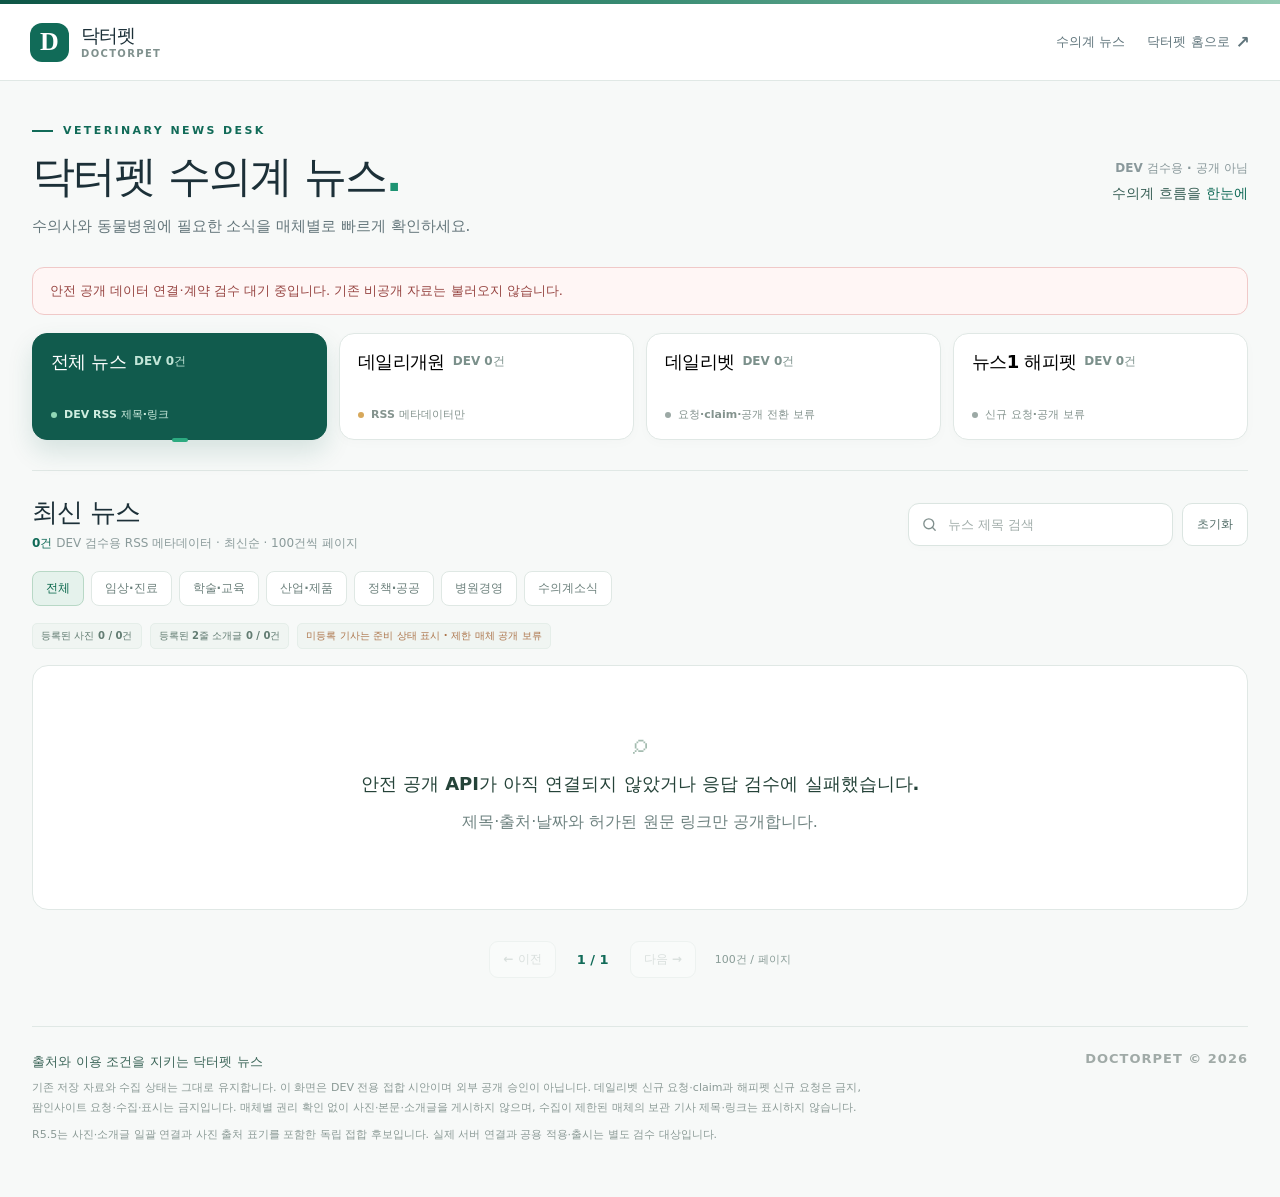
<file: vet-news/staging/r62-title-encoding-review-only.html>
<!doctype html>
<html lang="ko">
<head>
<meta charset="utf-8">
<meta name="viewport" content="width=device-width, initial-scale=1">
<meta name="robots" content="noindex,nofollow">
<meta name="color-scheme" content="light">
<meta http-equiv="Content-Security-Policy" content="default-src 'none'; style-src 'unsafe-inline'; script-src 'unsafe-inline'; img-src 'self'; connect-src https://mabvxdcpmfdzrqlgkxqn.supabase.co; font-src 'none'; base-uri 'none'; form-action 'none'">
<title>닥터펫 수의계 뉴스 | R4.3 DEV 메타데이터 안전 연결</title>
<style>
:root{--ink:#1c3038;--sub:#566c74;--muted:#7b8d93;--green:#116b58;--green-dark:#0d4f43;--green-pale:#eef7f3;--line:#e0e8e5;--paper:#f7f9f8;--white:#fff;--shadow:0 10px 35px rgba(13,45,47,.055);font-family: "Pretendard Variable",Pretendard,-apple-system,BlinkMacSystemFont,"Apple SD Gothic Neo","Noto Sans KR",system-ui,sans-serif;color:var(--ink);background:var(--paper);font-synthesis:none}
*{box-sizing:border-box}html{scroll-behavior:smooth}body{margin:0;min-width:320px}button,input,a{font:inherit}button{cursor:pointer}a{text-decoration:none;color:inherit}button:focus-visible,input:focus-visible,a:focus-visible{outline:3px solid #5fb499;outline-offset:2px}button:disabled{cursor:not-allowed;opacity:.35}a:hover{color:var(--green)}.hidden{display:none!important}
.topline{height:4px;background:linear-gradient(90deg,#0e5646 0%,#388b72 50%,#94cbb3 100%)}
.topbar{background:#fff;border-bottom:1px solid var(--line)}.topbar-inner{max-width:1360px;margin:auto;height:76px;padding:0 30px;display:flex;align-items:center;justify-content:space-between;gap:12px}.brand-link{display:flex;align-items:center;gap:12px;min-width:0}.brand-mark{width:39px;height:39px;display:grid;place-items:center;color:#fff;background:var(--green);border-radius:12px;font-family:Georgia,serif;font-size:26px;font-weight:700;letter-spacing:-2px;padding-right:2px;flex-shrink:0}.brand-copy{display:flex;flex-direction:column;gap:2px}.brand-copy strong{font-size:19px;letter-spacing:-.8px;line-height:1.1}.brand-copy small{font-size:10px;letter-spacing:1.35px;color:#80918e;font-weight:800}.top-actions{display:flex;gap:22px;align-items:center;color:#5f747b;font-size:13px;font-weight:700}.top-actions a{display:flex;align-items:center;gap:6px}.top-actions a:hover{color:var(--green)}.tiny-arrow{font-size:17px;line-height:1}
.container{width:min(1280px,calc(100% - 64px));margin:0 auto}.hero{padding:43px 0 28px;display:flex;align-items:flex-end;justify-content:space-between;gap:25px}.eyebrow{display:flex;align-items:center;gap:10px;color:var(--green);font-size:11px;font-weight:900;letter-spacing:2.4px}.eyebrow:before{content:"";display:block;width:21px;height:2px;background:var(--green)}h1{font-size:43px;line-height:1.21;letter-spacing:-2px;margin:13px 0 12px;font-weight:850}.hero-sub{font-size:15px;line-height:1.65;color:#64767b;margin:0}.hero-right{align-self:center;display:flex;flex-direction:column;gap:8px;text-align:right}.today{font-size:12px;color:#89989b;font-weight:750}.hero-right strong{font-size:14px;color:#365d54}.hero-right b{color:var(--green)}
.mode-alert{border:1px solid #d9e9e0;background:#edf7f1;border-radius:12px;padding:12px 17px;display:flex;align-items:center;justify-content:space-between;gap:16px;font-size:12px;color:#4b7567;margin:0 0 18px}.mode-alert strong{color:#245d4e}.mode-control{display:flex;gap:8px;flex-shrink:0}.mode-btn{background:#fff;border:1px solid #cadecf;color:#336755;border-radius:8px;font-size:12px;font-weight:800;padding:7px 11px;white-space:nowrap}.mode-btn.active{background:var(--green);border-color:var(--green);color:#fff}
.source-selector{display:grid;grid-template-columns:repeat(4,minmax(0,1fr));gap:12px;margin-bottom:30px}.source-tab{border:1px solid var(--line);background:#fff;border-radius:15px;min-height:107px;padding:16px 18px;text-align:left;display:flex;flex-direction:column;justify-content:space-between;position:relative;transition:box-shadow .18s,background .18s,border-color .18s,transform .18s;box-shadow:0 3px 12px rgba(25,56,55,.02)}.source-tab:hover{transform:translateY(-2px);box-shadow:var(--shadow)}.source-tab.active{background:#115b4d;border-color:#115b4d;box-shadow:0 12px 26px rgba(17,91,77,.14);color:white}.source-line{display:flex;justify-content:space-between;align-items:center;gap:8px}.source-name{font-weight:850;font-size:18px;letter-spacing:-.65px}.source-count{font-size:12px;font-weight:800;color:#7b908b}.source-tab.active .source-count{color:#c2e5d7}.source-status{display:flex;gap:7px;align-items:center;color:#84938e;font-size:11px;font-weight:650}.source-tab.active .source-status{color:#d0e8dc}.status-dot{width:6px;height:6px;border-radius:100%;background:#b9c9c2}.source-tab.active .status-dot{background:#90d8b6}.source-status .dot-ready{background:#d7a85b}.source-tab.active:after{content:"";position:absolute;bottom:-3px;left:calc(50% - 8px);width:16px;height:4px;border-radius:5px;background:#2caa80}
.content-head{border-top:1px solid var(--line);padding-top:25px;display:flex;align-items:center;justify-content:space-between;gap:20px;margin-bottom:19px}.heading-group{display:flex;flex-direction:column;gap:7px}.heading-group h2{margin:0;font-size:26px;line-height:1.24;letter-spacing:-1px}.listing-desc{font-size:12px;color:#8a9a9a}.count{color:var(--green);font-weight:850}.controls{display:flex;gap:9px;align-items:center}.searchbox{display:flex;align-items:center;gap:8px;background:#fff;border:1px solid #dbe5e1;border-radius:11px;height:43px;padding:0 12px;width:265px;box-shadow:0 2px 8px rgba(30,56,53,.015)}.searchbox svg{flex:none;color:#81908e}.searchbox input{border:0;outline:0;min-width:0;width:100%;color:var(--ink);font-size:13px;background:transparent}.searchbox input::placeholder{color:#a1adaa}.icon-btn{border:1px solid #dbe5e1;background:white;border-radius:10px;height:43px;padding:0 14px;display:flex;gap:6px;align-items:center;font-size:12px;color:#526d68;font-weight:800}.icon-btn:hover,.searchbox:focus-within{border-color:#74b5a0}.icon-btn:hover{background:var(--green-pale)}
.cat-bar{display:flex;align-items:center;gap:7px;overflow:auto;padding:0 0 17px;scrollbar-width:none}.cat-bar::-webkit-scrollbar{display:none}.category-btn{border:1px solid #dfe8e4;background:#fff;color:#6c807c;border-radius:8px;padding:8px 13px;white-space:nowrap;font-size:12px;font-weight:800}.category-btn.active{background:#e5f2ec;color:#0c694d;border-color:#b8d8c6}.sort-label{font-size:12px;color:#8b9797;font-weight:700;margin-left:auto;white-space:nowrap;padding-left:10px}
.facts{display:flex;align-items:center;flex-wrap:wrap;gap:8px;margin-bottom:16px;min-height:24px}.fact{background:#f0f5f2;border:1px solid #e5eee9;border-radius:5px;color:#627c72;font-size:10px;padding:5px 8px;font-weight:700}.fact.warn{background:#fff8ed;border-color:#f0e7cf;color:#967742}
.news-grid{display:grid;grid-template-columns:repeat(2,minmax(0,1fr));gap:14px}.news-card{display:flex;align-items:stretch;background:#fff;border:1px solid #e3eae7;border-radius:16px;overflow:hidden;min-width:0;min-height:178px;box-shadow:0 3px 14px rgba(13,41,43,.025);transition:border-color .16s,transform .16s,box-shadow .16s}.news-card:hover{border-color:#a8c9ba;transform:translateY(-2px);box-shadow:0 11px 27px rgba(17,67,54,.09)}.news-card.featured{grid-column:span 2;min-height:245px}.thumb{flex:0 0 170px;position:relative;overflow:hidden;background:#eaf1ed;display:flex;align-items:center;justify-content:center}.news-card.featured .thumb{flex-basis:33%;min-width:295px}.thumb img{position:absolute;inset:0;width:100%;height:100%;object-fit:cover}.thumb .placeholder{display:flex;flex-direction:column;align-items:center;justify-content:center;gap:8px;position:absolute;inset:0;color:#779890;background:radial-gradient(circle at 75% 12%,#e8f4e8 0%,transparent 45%),linear-gradient(125deg,#dbece5,#f0f6f2)}.thumb .placeholder:after{content:"";position:absolute;right:-32px;bottom:-60px;width:170px;height:170px;border:1px solid rgba(51,119,93,.12);border-radius:50%}.placeholder svg{color:#85aba0;opacity:.9}.placeholder b{font-size:12px;letter-spacing:.1px;color:#48776b}.placeholder small{font-size:10px;color:#8ea49d;font-weight:650}.thumb[data-photo="loaded"] .placeholder{display:none}.thumb[data-photo="error"] .placeholder b:after{content:" · 로드 실패"}.image-state{position:absolute;bottom:9px;left:9px;background:rgba(16,55,45,.82);color:#fff;border-radius:5px;padding:5px 7px;font-size:10px;font-weight:700;display:none}.thumb[data-photo="loaded"] .image-state{display:block}
.card-content{padding:19px 19px 16px;display:flex;flex-direction:column;min-width:0;flex:1}.news-card.featured .card-content{padding:27px 31px}.meta{display:flex;align-items:center;gap:8px;flex-wrap:wrap;color:#82918f;font-size:11px;font-weight:650}.meta .source{color:#1b6d56;font-weight:900}.meta .meta-split{width:1px;height:10px;background:#d5e2dc}.tag{border-radius:5px;background:#f0f5f2;color:#637e72;font-size:10px;font-weight:700;padding:4px 6px}.headline{margin:11px 0 10px;font-size:18px;line-height:1.45;font-weight:850;letter-spacing:-.6px;color:#20333a;display:-webkit-box;-webkit-line-clamp:2;-webkit-box-orient:vertical;overflow:hidden}.news-card.featured .headline{font-size:27px;line-height:1.35;letter-spacing:-1.2px;max-width:680px;margin-top:19px}.excerpt{margin:0;font-size:13px;line-height:1.65;min-height:40px;color:#687e80;display:-webkit-box;-webkit-line-clamp:2;-webkit-box-orient:vertical;overflow:hidden}.excerpt.missing{color:#98a6a3}.card-end{margin-top:auto;padding-top:13px;display:flex;gap:8px;justify-content:space-between;align-items:center;min-height:29px}.card-info{color:#99a7a2;font-size:10px;font-weight:750}.read-link{color:var(--green);font-size:12px;font-weight:850;white-space:nowrap;display:flex;gap:4px;align-items:center}.read-link svg{transition:transform .18s}.news-card:hover .read-link svg{transform:translate(2px,-2px)}.fake-label{color:#9f7748}
.pagination{display:flex;justify-content:center;align-items:center;gap:9px;padding:31px 0 10px}.pagination button{background:#fff;border:1px solid #dce6e2;border-radius:9px;padding:9px 13px;color:#45645a;font-size:12px;font-weight:800}.pagination button:disabled{color:#a2b2ad}.pagination .page-indicator{padding:8px 12px;font-size:13px;font-weight:800;color:var(--green)}.pagination .page-size{font-size:11px;color:#899c97;padding-left:10px}.empty-state{background:#fff;border:1px solid var(--line);border-radius:16px;padding:60px 20px;text-align:center;color:#6f8381}.empty-state strong{display:block;color:#254339;font-size:18px;margin-bottom:8px}.empty-state button{margin-top:15px;background:var(--green);border:0;border-radius:9px;padding:10px 15px;color:#fff;font-weight:800}.empty-icon{font-size:28px;color:#a4bcb0;margin-bottom:13px}
.footer-note{display:flex;justify-content:space-between;align-items:flex-start;gap:30px;border-top:1px solid var(--line);margin-top:38px;padding:24px 0 52px}.footer-note strong{font-size:13px;color:#3b6558}.footer-note p{font-size:11px;color:#8b9a96;line-height:1.8;margin:7px 0 0;max-width:830px}.foot-brand{font-size:13px;color:#a0aaa7;font-weight:850;letter-spacing:1px;white-space:nowrap}.sronly{position:absolute;width:1px;height:1px;padding:0;margin:-1px;overflow:hidden;clip:rect(0,0,0,0);white-space:nowrap;border:0}
@media(min-width:1380px){.news-grid{gap:16px}.source-selector{gap:14px}.news-card{min-height:185px}}
@media(max-width:1050px){.container{width:min(100% - 44px,1280px)}.news-grid{grid-template-columns:1fr}.news-card.featured{grid-column:span 1}.source-name{font-size:16px}.source-tab{padding:14px 13px}.news-card.featured .thumb{flex-basis:32%}}
@media(max-width:720px){.topbar-inner{height:62px;padding:0 16px}.brand-mark{height:34px;width:34px;border-radius:10px;font-size:22px}.brand-copy strong{font-size:16px}.brand-copy small{font-size:9px;letter-spacing:1.1px}.top-actions{gap:12px;font-size:11px}.top-actions .external-label{display:none}.container{width:calc(100% - 32px)}.hero{padding:28px 0 20px;display:block}.hero h1{font-size:32px;letter-spacing:-1.6px;margin:11px 0 10px}.hero-sub{font-size:12px;line-height:1.6}.hero-right{display:none}.eyebrow{font-size:10px;letter-spacing:1.5px}.mode-alert{display:block;font-size:11px;line-height:1.6;padding:11px 12px;margin-bottom:12px}.mode-control{margin-top:10px}.source-selector{grid-template-columns:repeat(4,minmax(152px,1fr));overflow-x:auto;gap:8px;padding:0 0 10px;margin-right:-16px;margin-bottom:13px;scrollbar-width:none}.source-selector::-webkit-scrollbar{display:none}.source-tab{min-height:91px;border-radius:13px;padding:13px 13px}.source-name{font-size:15px}.source-count{font-size:11px}.source-status{font-size:10px}.content-head{padding-top:17px;align-items:flex-start;flex-direction:column;gap:13px;margin-bottom:12px}.heading-group h2{font-size:23px}.listing-desc{font-size:11px}.controls{width:100%}.searchbox{flex:1;height:43px}.icon-btn{height:43px}.cat-bar{margin-right:-16px;padding-bottom:14px}.category-btn{font-size:11px;padding:8px 11px}.sort-label{display:none}.facts{margin-bottom:13px}.fact{font-size:9px}.news-grid{gap:10px}.news-card{min-height:164px;border-radius:13px}.news-card.featured{min-height:189px}.thumb{flex-basis:124px}.news-card.featured .thumb{flex-basis:144px;min-width:144px}.card-content,.news-card.featured .card-content{padding:14px 13px}.headline,.news-card.featured .headline{font-size:15px;line-height:1.46;letter-spacing:-.45px;margin:8px 0 7px}.meta{font-size:10px;gap:6px}.tag{font-size:9px;padding:3px 5px}.excerpt{font-size:11px;line-height:1.5;min-height:33px}.card-info{font-size:9px}.read-link{font-size:10px}.card-end{padding-top:7px}.placeholder svg{width:32px;height:32px}.placeholder b{font-size:10px}.placeholder small{font-size:9px}.footer-note{margin-top:25px;padding:23px 0 40px}.foot-brand{display:none}}
@media(max-width:385px){.hero h1{font-size:29px}.news-card,.news-card.featured{min-height:165px}.thumb,.news-card.featured .thumb{flex-basis:110px;min-width:110px}.card-content,.news-card.featured .card-content{padding:13px 11px}.headline,.news-card.featured .headline{font-size:14px}.excerpt{font-size:10.5px}.meta .tag{display:none}.read-link svg{display:none}.mode-btn{padding:7px 9px}.source-selector{grid-template-columns:repeat(4,146px)}}
@media(prefers-reduced-motion:reduce){html{scroll-behavior:auto}*{transition:none!important}}
 .mode-control{align-items:center}.mode-btn{min-height:36px}.source-tab .source-status{line-height:1.45}.source-tab.active .source-status{color:#cfede0}.thumb[data-photo="withheld"]{background:#eaf2ee}.image-state{background:rgba(32,82,68,.85);color:white}.excerpt.missing{color:#81958d}.card-info.fake-label{color:#b07d46}.read-link{color:#668b80}.hold-note{color:#ac744a}

/* R3: Better mobile source discoverability and compact, readable first fold. */
@media(max-width:720px){
 .source-selector{display:grid;grid-template-columns:repeat(2,minmax(0,1fr));gap:7px;overflow:visible;margin-bottom:18px;padding:0}
 .source-tab{min-width:0;min-height:74px;padding:10px 11px;border-radius:11px}
 .source-name{font-size:13px}.source-count{font-size:10px}
 .source-tab .source-status{font-size:10px;line-height:1.35}
 .mode-alert{gap:9px}.mode-control{display:flex;flex-wrap:wrap;flex-shrink:1;gap:6px}
 .mode-btn{font-size:11px;min-height:34px;padding:7px 9px}
 .hero{padding-top:22px;padding-bottom:14px}.content-head{padding-top:16px;margin-bottom:13px}
 .news-card .thumb .placeholder b{font-size:11px}
}
@media(max-width:385px){
 .source-selector{grid-template-columns:repeat(2,minmax(0,1fr))}
 .mode-btn{font-size:10px;padding:7px 8px}
}

/* R4 actual connection candidate: accessibility and explicit data-state indicators */
.read-link{white-space:normal}.meta time{white-space:nowrap}
.stage-alert{border:1px solid #f0dfbd;background:#fff9ed;color:#876527;border-radius:12px;padding:13px 17px;font-size:13px;line-height:1.55;margin:0 0 18px}
.stage-alert b{color:#815c22}.stage-alert[data-kind="ready"]{border-color:#d9e9e0;background:#eef7f1;color:#466b5e}.stage-alert[data-kind="error"]{border-color:#f0c9c8;background:#fff6f5;color:#974542}
.footnote{font-size:12px;color:#7c908c}.source-tab:focus-visible{outline:3px solid #65ae94;outline-offset:2px}
.thumb .placeholder{padding:12px;text-align:center}.news-card{min-height:185px}
.card-link{display:flex;align-items:center;gap:4px;font-size:12px;color:#126b56;font-weight:850}
.card-link:focus-visible{outline:3px solid #75c9ac;outline-offset:3px}
@media(max-width:720px){.stage-alert{padding:11px 13px;font-size:11px}.footnote{font-size:11px}.card-link{font-size:10px}}

/* R4.5: restricted sources are visually on hold, not collecting/ready. */
.source-status .dot-restricted,.source-tab.active .source-status .dot-restricted{background:#9ca9a5}

.thumb .media-attribution{display:none;position:absolute;bottom:7px;right:7px;z-index:2;max-width:calc(100% - 14px);white-space:nowrap;overflow:hidden;text-overflow:ellipsis;background:rgba(17,46,39,.88);color:#fff;font-size:9px;font-weight:700;border-radius:4px;padding:4px 6px}
.thumb[data-photo="loaded"] .media-attribution{display:block}
</style>
</head>
<body>
<div class="topline"></div>
<header class="topbar"><div class="topbar-inner"><a class="brand-link" href="../" aria-label="닥터펫 홈"><span class="brand-mark" aria-hidden="true">D</span><span class="brand-copy"><strong>닥터펫</strong><small>DOCTORPET</small></span></a><div class="top-actions"><span>수의계 뉴스</span><a href="../" class="external-label">닥터펫 홈으로 <span class="tiny-arrow" aria-hidden="true">↗</span></a></div></div></header>
<main class="container">
 <div class="hero"><div><div class="eyebrow">VETERINARY NEWS DESK</div><h1>닥터펫 수의계 뉴스<span style="color:#1d9372">.</span></h1><p class="hero-sub">수의사와 동물병원에 필요한 소식을 매체별로 빠르게 확인하세요.</p></div><div class="hero-right"><span class="today" id="todayText">DEV 검수용 · 공개 아님</span><strong>수의계 흐름을 <b>한눈에</b></strong></div></div>
 <div class="stage-alert" id="apiStatus" role="status" aria-live="polite" data-kind="pending"><b>권리 확인 게이트 적용 후보</b> · 공개 가능한 제목·발행일·원문 링크만 표시합니다. 사진·본문·소개글은 제공하지 않습니다.</div>
 <nav class="source-selector" id="sourceSelector" aria-label="언론 매체 선택"></nav>
 <section aria-label="기사 목록"><div class="content-head"><div class="heading-group"><h2 id="listTitle">최신 뉴스</h2><div class="listing-desc" id="listDesc">DEV에서 권리 확인 중인 RSS 제목·날짜·원문 링크를 최신순으로 확인합니다.</div></div><div class="controls"><label class="searchbox"><svg xmlns="http://www.w3.org/2000/svg" width="17" height="17" viewBox="0 0 24 24" fill="none" stroke="currentColor" stroke-width="1.9" stroke-linecap="round" stroke-linejoin="round" aria-hidden="true"><circle cx="11" cy="11" r="7"/><path d="m20 20-4-4"/></svg><span class="sronly">뉴스 제목 검색</span><input type="search" id="searchInput" placeholder="뉴스 제목 검색" autocomplete="off" aria-label="뉴스 제목 검색"></label><button type="button" class="icon-btn" id="clearButton">초기화</button></div></div>
 <nav class="cat-bar" id="categorySelector" aria-label="뉴스 주제 선택"></nav>
 <div class="facts" id="facts"><span class="fact">실제 공개 기사 확인 중</span><span class="fact hold-note">사진·소개글 공개 보류</span></div>
 <div id="newsResult" aria-live="polite"><div class="empty-state">공개 승인 데이터를 확인하는 중입니다.</div></div><nav class="pagination" id="pagination" aria-label="기사 페이지 이동"></nav></section>
 <footer class="footer-note"><div><strong>출처와 이용 조건을 지키는 닥터펫 뉴스</strong><p>기존 저장 자료와 수집 상태는 그대로 유지합니다. 이 화면은 DEV 전용 접합 시안이며 외부 공개 승인이 아닙니다. 데일리벳 신규 요청·claim과 해피펫 신규 요청은 금지, 팜인사이트 요청·수집·표시는 금지입니다. 매체별 권리 확인 없이 사진·본문·소개글을 게시하지 않으며, 수집이 제한된 매체의 보관 기사 제목·링크는 표시하지 않습니다.</p><p class="footnote">R5.5는 사진·소개글 일괄 연결과 사진 출처 표기를 포함한 독립 접합 후보입니다. 실제 서버 연결과 공용 적용·출시는 별도 검수 대상입니다.</p></div><div class="foot-brand">DOCTORPET © 2026</div></footer>
</main>
<script>
(()=>{'use strict';
const API='https://mabvxdcpmfdzrqlgkxqn.supabase.co/functions/v1/doctorpet-vet-news-release-data';
const CATS=['전체','임상·진료','학술·교육','산업·제품','정책·공공','병원경영','수의계소식'];
const SOURCES=[
 {id:'all',label:'전체 뉴스',status:'DEV RSS 제목·링크'},
 {id:'FEED_DAILYGAEWON',label:'데일리개원',status:'RSS 메타데이터만'},
 {id:'REF_DAILYVET',label:'데일리벳',status:'요청·claim·공개 전환 보류'},
 {id:'REF_HAPPYPET',label:'뉴스1 해피펫',status:'신규 요청·공개 보류'}
];
const $=id=>document.getElementById(id);
const esc=s=>String(s??'').replace(/[&<>"']/g,c=>({'&':'&amp;','<':'&lt;','>':'&gt;','"':'&quot;',"'":'&#39;'}[c]));
const state={source:'all',cat:'전체',query:'',page:1,items:[],rightsGate:'REVIEW_PENDING',loadError:false,testFixture:false};
const srcName=id=>SOURCES.find(s=>s.id===id)?.label||'수의계 뉴스';
const dateFmt=s=>{if(s===null||s===undefined||s==='')return '날짜 미확인';const d=new Date(s);return Number.isFinite(d.valueOf())?new Intl.DateTimeFormat('ko-KR',{timeZone:'Asia/Seoul',year:'numeric',month:'2-digit',day:'2-digit'}).format(d):'날짜 미확인';};
function secureLink(value){try{const u=new URL(String(value));return u.protocol==='https:' && (u.hostname==='dailygaewon.com'||u.hostname.endsWith('.dailygaewon.com')) ? u.href : null;}catch{return null;}}
function classify(r){const t=String(r.title||'');if(/진료|임상|수술|검사|진단|치료|수의학/.test(t))return '임상·진료';if(/학회|세미나|교육|연구|학술|대학/.test(t))return '학술·교육';if(/산업|제품|서비스|시장|투자|기업/.test(t))return '산업·제품';if(/정부|공고|정책|제도|법안|검역|복지/.test(t))return '정책·공공';if(/병원|원장|개원|채용|경영/.test(t))return '병원경영';return '수의계소식';}
const hazardous=r=>Object.keys(r).some(k=>/^(excerpt|summary|body|content|image|imageUrl|previewImage|articleHtml|listExcerpt)$/i.test(k));
function parseSafePayload(p){
 if(!p||p.schemaVersion!=='NEWS_PUBLIC_SAFE_V1'||!['APPROVED_METADATA_ONLY','REVIEW_PENDING'].includes(p.rightsGate)||!Array.isArray(p.items))throw Error('INCOMPATIBLE_SAFE_API');
 if(p.items.length>2000)throw Error('TOO_MANY_ITEMS');
 if(p.rightsGate!=='APPROVED_METADATA_ONLY'&&p.items.length)throw Error('UNAPPROVED_ROWS');
 const keys=new Set();const rows=[];
 for(const r of p.items){
   if(!r||typeof r!=='object'||r.sourceId!=='FEED_DAILYGAEWON'||r.releaseEligible!==true||hazardous(r))throw Error('UNSAFE_ROW');
   if(typeof r.title!=='string'||!r.title.trim()||r.title.length>500||typeof r.id!=='string'||r.id.length>250)throw Error('INVALID_ROW');
   const url=secureLink(r.url);if(!url)throw Error('UNAPPROVED_LINK');
   if(r.publishedAt!==null&&r.publishedAt!==undefined&&r.publishedAt!==''){if(typeof r.publishedAt!=='string'||!Number.isFinite(Date.parse(r.publishedAt)))throw Error('INVALID_DATE');}
   if(keys.has(r.id))throw Error('DUPLICATE_ROW');keys.add(r.id);
   rows.push({id:r.id,title:r.title.trim(),sourceId:r.sourceId,publishedAt:r.publishedAt||null,url});
 }
 return {rows,rightsGate:p.rightsGate};
}

// The R4.3 bridge accepts only the *sanitized* DEV legacy v6 contract.
// If the old API is rolled back, exposes images, leaks private rows, or changes
// fields, the entire view fails closed instead of silently exposing content.
function parseLegacyPayload(p){
 if(!p||p.version!==2||p.pageSize!==100||!p.groups||!p.states)throw Error('LEGACY_SCHEMA_MISMATCH');
 const g=p.groups;
 if(!Array.isArray(g.FEED_DAILYGAEWON)||!Array.isArray(g.REF_DAILYVET)||!Array.isArray(g.REF_HAPPYPET))throw Error('MISSING_GROUPS');
 if(g.REF_DAILYVET.length||g.REF_HAPPYPET.length||g.FEED_DAILYGAEWON.length>2000)throw Error('UNAPPROVED_SOURCE_ROWS');
 if(!['REF_DAILYVET','REF_HAPPYPET'].every(k=>p.states[k]?.publicationStatus==='WITHHELD_RIGHTS_PENDING' && p.states[k]?.actualCount===0))throw Error('RESTRICTED_SOURCE_NOT_CLOSED');
 const items=g.FEED_DAILYGAEWON.map(r=>{
   if(!r||r.sourceId!=='FEED_DAILYGAEWON'||r.actualStored!==true||r.image!==null||r.excerpt!==null||r.imageState!=='WITHHELD_RIGHTS_PENDING'||r.excerptState!=='WITHHELD_RIGHTS_PENDING')throw Error('LEGACY_RIGHTS_GATE_FAILURE');
   if(Object.keys(r).some(k=>/^(body|content|articleHtml|rawHtml|previewImage|imageUrl|summary)$/i.test(k)))throw Error('UNEXPECTED_PRIVATE_CONTENT');
   return {id:r.id,title:r.title,url:r.url,publishedAt:r.publishedAt,sourceId:r.sourceId,releaseEligible:true};
 });
 return parseSafePayload({schemaVersion:'NEWS_PUBLIC_SAFE_V1',rightsGate:'APPROVED_METADATA_ONLY',items});
}
// R6.2 review-only rendering correction. Official original title independently
// verified at the article URL. Do not update/suppress original DEV DB rows.
// Must match the exact source, article ID, URL, AND damaged title.
function correctVerifiedTitle18660(row){
 if(row?.sourceId==='FEED_DAILYGAEWON' &&
    row.id==='collect:0ac6a8c5c0c2743e87cf3f471a74a1d3474d2de4' &&
    row.url==='https://www.dailygaewon.com/news/articleView.html?idxno=18660' &&
    row.title==='대수회 28대 집행부 ‘동물보��·복지위원회’ 첫 회의')
    return {...row,title:'대수회 28대 집행부 ‘동물보호·복지위원회’ 첫 회의'};
 return row;
}
function visibleRows(){const q=state.query.trim().toLocaleLowerCase('ko-KR');return state.items.filter(r=>(state.source==='all'||r.sourceId===state.source)&&(state.cat==='전체'||classify(r)===state.cat)&&(!q||r.title.toLocaleLowerCase('ko-KR').includes(q))).sort((a,b)=>{const at=a.publishedAt?Date.parse(a.publishedAt):-Infinity,bt=b.publishedAt?Date.parse(b.publishedAt):-Infinity;return bt-at||a.id.localeCompare(b.id);});}
function renderSources(){const n=id=>id==='all'?state.items.length:state.items.filter(r=>r.sourceId===id).length;$('sourceSelector').innerHTML=SOURCES.map(s=>`<button class="source-tab ${state.source===s.id?'active':''}" data-source="${s.id}" type="button" aria-pressed="${state.source===s.id}"><span class="source-line"><span class="source-name">${esc(s.label)}</span><span class="source-count">${state.testFixture?'예시':'DEV'} ${n(s.id)}건</span></span><span class="source-status"><i class="status-dot ${s.id.startsWith('REF_')?'dot-restricted':'dot-ready'}"></i>${esc(s.status)}</span></button>`).join('');document.querySelectorAll('[data-source]').forEach(b=>b.addEventListener('click',()=>{state.source=b.dataset.source;state.page=1;render();}));}
function renderCats(){$('categorySelector').innerHTML=CATS.map(s=>`<button class="category-btn ${state.cat===s?'active':''}" data-cat="${esc(s)}" type="button" aria-pressed="${state.cat===s}">${esc(s)}</button>`).join('');document.querySelectorAll('[data-cat]').forEach(b=>b.addEventListener('click',()=>{state.cat=b.dataset.cat;state.page=1;render()}));}

/* R5.4 — stage-only, no live third-party media. 1번 may populate only with
   article-bound, reviewed first-party media files in ./licensed-media/.
   This separate presentation data NEVER weakens the sanitized news API gate. */
const LICENSED_ARTICLE_MEDIA=Object.freeze({});
function mediaFor(article){
  const info=LICENSED_ARTICLE_MEDIA[article.id];
  if(!info || typeof info!=='object' || info.articleUrl!==article.url ||
     info.sourceId!==article.sourceId) return {imageUrl:null,summary:null,attribution:null};
  let imageUrl=null,summary=null,attribution=null;
  if(info.photoRights==='OWNED_OR_LICENSED' &&
     typeof info.photoFile==='string' &&
     /^[a-zA-Z0-9_-]{8,100}\.(?:webp|png|jpe?g)$/.test(info.photoFile) &&
     typeof info.photoAttribution==='string' && info.photoAttribution.trim()){
    try{
      const root=new URL('./licensed-media/',location.href);
      const img=new URL(info.photoFile,root);
      if(img.origin===root.origin && img.pathname.startsWith(root.pathname)){imageUrl=img.href;attribution=info.photoAttribution.trim();}
    }catch{}
  }
  if(info.summaryRights==='EDITORIAL_VERIFIED' &&
     typeof info.summary==='string' &&
     info.summary.trim().length>=12 && info.summary.trim().length<=280 &&
     !/[<>]/.test(info.summary)){
    summary=info.summary.trim();
  }
  return {imageUrl,summary,attribution};
}

function card(r,i){const group=classify(r);const media=mediaFor(r);return `<article class="news-card ${i===0?'featured':''}"><div class="thumb" data-photo="${media.imageUrl?'pending':'withheld'}">${media.imageUrl?`<img src="${esc(media.imageUrl)}" alt="" loading="lazy" decoding="async" referrerpolicy="no-referrer">`:''}${media.imageUrl?`<small class="media-attribution" title="${esc(media.attribution)}">${esc(media.attribution)}</small>`:''}<div class="placeholder"><svg xmlns="http://www.w3.org/2000/svg" width="42" height="42" viewBox="0 0 24 24" fill="none" stroke="currentColor" stroke-width="1.2" stroke-linecap="round" stroke-linejoin="round" aria-hidden="true"><rect x="3.5" y="4" width="17" height="16" rx="2"/><path d="M7 8h4v4H7zM14 8h3M14 11h3M7 15h10"/></svg><b>사진 준비 중</b><small>등록된 사진 없음</small></div></div><div class="card-content"><div class="meta"><span class="source">${esc(srcName(r.sourceId))}</span><span class="meta-split"></span><time>${esc(dateFmt(r.publishedAt))}</time><span class="tag">${esc(group)}</span></div><h3 class="headline">${esc(r.title)}</h3><p class="excerpt ${media.summary?'':'missing'}">${media.summary?esc(media.summary):'기사 소개글이 아직 등록되지 않았습니다. 자세한 내용은 원문에서 확인하세요.'}</p><div class="card-end"><span class="card-info">${state.testFixture?'가상 검수 데이터 · 공개 아님':(media.imageUrl?'검토된 사진':'사진 준비 중')+' · '+(media.summary?'소개글 등록됨':'소개글 준비 중')}</span><a class="card-link" href="${esc(r.url)}" target="_blank" rel="noopener noreferrer" aria-label="원문 보기: ${esc(r.title)}">원문 보기 ↗</a></div></div></article>`;}
function renderList(){const data=visibleRows(),nPages=Math.max(1,Math.ceil(data.length/100));state.page=Math.min(state.page,nPages);const pages=data.slice((state.page-1)*100,state.page*100);$('listTitle').textContent=state.source==='all'?'최신 뉴스':srcName(state.source)+' 뉴스';$('listDesc').innerHTML=`<span class="count">${data.length}건</span> ${state.testFixture?'가상 검수 데이터 · 실기사 아님':'DEV 검수용 RSS 메타데이터'} · 최신순 · 100건씩 페이지`;const empty=state.loadError?'안전 공개 API가 아직 연결되지 않았거나 응답 검수에 실패했습니다.':state.rightsGate==='REVIEW_PENDING'?'뉴스 출처의 공개 적격성 확인 중입니다.':state.source==='REF_DAILYVET'?'데일리벳은 기존 시험 자료만 보관 중이며 공개 전환을 승인하지 않았습니다.':state.source==='REF_HAPPYPET'?'해피펫은 기존 시험 자료만 보관 중이며 신규 요청 및 공개를 보류합니다.':'현재 표시 가능한 RSS 메타데이터가 없습니다.';$('newsResult').innerHTML=pages.length?`<div class="news-grid">${pages.map(card).join('')}</div>`:`<div class="empty-state"><div class="empty-icon">⌕</div><strong>${esc(empty)}</strong><p>제목·출처·날짜와 허가된 원문 링크만 공개합니다.</p></div>`;$('pagination').innerHTML=`<button type="button" id="pagePrev" ${state.page<=1?'disabled':''}>← 이전</button><span class="page-indicator">${state.page} / ${nPages}</span><button type="button" id="pageNext" ${state.page>=nPages?'disabled':''}>다음 →</button><span class="page-size">100건 / 페이지</span>`;$('pagePrev').onclick=()=>go(-1);$('pageNext').onclick=()=>go(1);}
function render(){
 renderSources();renderCats();
 const mediaStats=state.items.map(mediaFor),images=mediaStats.filter(m=>m.imageUrl).length,summaries=mediaStats.filter(m=>m.summary).length;
 $('facts').innerHTML='<span class="fact">등록된 사진 '+images+' / '+state.items.length+'건</span><span class="fact">등록된 2줄 소개글 '+summaries+' / '+state.items.length+'건</span><span class="fact hold-note">미등록 기사는 준비 상태 표시 · 제한 매체 공개 보류</span>';
 renderList();
 document.querySelectorAll('.thumb img').forEach(img=>{
   const thumb=img.closest('.thumb');
   img.addEventListener('load',()=>{if(img.naturalWidth>0)thumb.dataset.photo='loaded'});
   img.addEventListener('error',()=>{thumb.dataset.photo='error'});
   if(img.complete)thumb.dataset.photo=img.naturalWidth>0?'loaded':'error';
 });
}
function go(k){state.page+=k;render();$('listTitle').scrollIntoView({block:'start',behavior:'smooth'});}
function clear(){state.source='all';state.cat='전체';state.page=1;state.query='';$('searchInput').value='';render();}
function mark(kind,text){$('apiStatus').dataset.kind=kind;$('apiStatus').textContent=text;}
$('searchInput').addEventListener('input',e=>{state.query=e.target.value;state.page=1;render();});$('clearButton').onclick=clear;render();
async function boot(){try{const res=await fetch(API,{method:'GET',credentials:'omit',cache:'no-store'});if(!res.ok)throw Error('HTTP '+res.status);const payload=parseLegacyPayload(await res.json());state.items=payload.rows.map(correctVerifiedTitle18660);state.rightsGate=payload.rightsGate;state.testFixture=false;mark(payload.rightsGate==='APPROVED_METADATA_ONLY'?'ready':'pending',payload.rightsGate==='APPROVED_METADATA_ONLY'?`DEV 저장 RSS 메타데이터 ${state.items.length}건을 검수 중입니다. 사진·본문·소개글은 공개하지 않습니다.`:'현재 공개 적격성 확인 중입니다. 기존 보관 자료는 공개하지 않습니다.');}catch(e){state.items=[];state.loadError=true;mark('error','안전 공개 데이터 연결·계약 검수 대기 중입니다. 기존 비공개 자료는 불러오지 않습니다.');}render();}
boot();
// DEV-only unit test hook: direct injection is intentionally subject to exact same safe payload gate.
if(['file:','about:'].includes(window.location.protocol))window.__DOCTORPET_R4_TEST__={validate:parseSafePayload,validateLegacy:parseLegacyPayload,inject(p){const x=parseSafePayload(p);state.items=x.rows.map(correctVerifiedTitle18660);state.rightsGate=x.rightsGate;state.loadError=false;state.testFixture=true;mark('pending',`기능 검수용 가상 기사 ${x.rows.length}건 · 실제 공개 기사 0건 · 사진 공개 0장`);render();},injectLegacy(p){const x=parseLegacyPayload(p);state.items=x.rows.map(correctVerifiedTitle18660);state.rightsGate=x.rightsGate;state.loadError=false;state.testFixture=true;mark('pending',`DEV 안전계약 가상 데이터 ${x.rows.length}건 · 실제 서버 응답 검수 아님`);render();},getState(){return {page:state.page,source:state.source,rightsGate:state.rightsGate,visibleCount:visibleRows().length,testFixture:state.testFixture}}};
})();
</script>
</body>
</html>
</file>
<file: style.css>
:root{font-family:Inter,Pretendard,"Noto Sans KR",system-ui,sans-serif;color:#1d2a25;background:#f4f7f5;--green:#176448;--deep:#123f33;--mint:#e4f5ed;--line:#dce6e1;--muted:#708079;--red:#a83a3a;--shadow:0 8px 30px rgba(21,61,47,.07)}*{box-sizing:border-box}html,body{margin:0;min-width:320px;overflow-x:hidden}body{background:#f4f7f5}button,input,select,textarea{font:inherit}button{cursor:pointer}.shell{min-height:100vh}.top{height:68px;background:#fff;border-bottom:1px solid var(--line);padding:0 28px;display:flex;align-items:center;justify-content:space-between;position:sticky;top:0;z-index:20}.top-brand,.profile-chip,.campaign-top,.section-head,.filter-row,.card-actions,.chip-row{display:flex;align-items:center}.top-brand{gap:10px}.brand{font-size:20px;font-weight:850;color:var(--deep)}.logo-mark{width:44px;height:44px;border-radius:14px;background:linear-gradient(135deg,#1d7354,#103e32);color:#fff;display:grid;place-items:center;font-weight:900;font-size:22px;box-shadow:0 6px 18px #185f4733}.logo-mark.small{width:34px;height:34px;border-radius:10px;font-size:17px}.dev-tag{font-size:10px;font-weight:800;letter-spacing:.08em;color:#267457;background:#e8f7ef;border-radius:99px;padding:5px 8px}.profile-chip{gap:9px;color:#40524b;font-size:13px}.layout{display:grid;grid-template-columns:228px minmax(0,1fr);max-width:1500px;margin:auto}.nav{min-height:calc(100vh - 68px);background:#fff;border-right:1px solid var(--line);padding:24px 14px;position:sticky;top:68px;height:calc(100vh - 68px)}.nav button{width:100%;display:flex;align-items:center;gap:12px;border:0;background:transparent;color:#43564f;padding:13px 14px;border-radius:11px;margin:3px 0;text-align:left;font-weight:650}.nav button span{width:24px;text-align:center;font-size:17px;color:#668078}.nav button:hover,.nav button.active{background:var(--mint);color:var(--green)}.nav button.active span{color:var(--green)}.main{padding:32px;max-width:1240px;width:100%;margin:0 auto}.page-head{display:flex;justify-content:space-between;align-items:flex-start;margin-bottom:22px;gap:16px}.page-head h1{font-size:28px;margin:0 0 7px;color:#172720;letter-spacing:-.03em}.page-head p{margin:0;color:var(--muted)}.hospital-hero{background:linear-gradient(130deg,#123f33,#23765a);color:#fff;border-radius:20px;padding:28px 30px;display:flex;align-items:flex-end;justify-content:space-between;gap:20px;box-shadow:0 12px 36px rgba(17,66,51,.18)}.hospital-hero h2{font-size:25px;margin:5px 0 8px}.hospital-hero p{margin:0;color:#dcefe7}.eyebrow{font-size:11px;font-weight:850;letter-spacing:.08em;text-transform:uppercase;color:#52816f}.hospital-hero .eyebrow{color:#a9d9c8}.light-button{border:1px solid #ffffff66;background:#ffffff18;color:#fff;border-radius:10px;padding:11px 15px;font-weight:700}.metrics{display:grid;grid-template-columns:repeat(4,minmax(0,1fr));gap:14px;margin:18px 0}.metric-card{border:1px solid var(--line);background:#fff;border-radius:15px;padding:18px;text-align:left;box-shadow:var(--shadow);min-width:0}.metric-card span{display:block;color:#5e716a;font-size:13px}.metric-card strong{display:block;color:var(--green);font-size:27px;margin:8px 0 3px}.metric-card small{display:block;color:#84928d;white-space:nowrap;overflow:hidden;text-overflow:ellipsis}.section{margin-top:28px}.section-head{justify-content:space-between;gap:12px;margin-bottom:16px}.section-head h2{margin:0;font-size:19px}.section-head>span:not(.badge){font-size:13px;color:var(--muted)}.quick-grid{display:grid;grid-template-columns:repeat(3,1fr);gap:14px}.quick-grid button{border:1px solid var(--line);background:#fff;border-radius:14px;padding:20px;text-align:left;box-shadow:var(--shadow)}.quick-grid b{display:block;font-size:16px;margin-bottom:6px}.quick-grid span{color:var(--muted);font-size:13px}.panel{background:#fff;border:1px solid var(--line);border-radius:16px;padding:22px;box-shadow:var(--shadow);min-width:0}.content-grid{display:grid;grid-template-columns:1fr 1fr;gap:16px}.info-card h3,.campaign-card h3{font-size:19px;margin:7px 0 16px}.info-card dl,.detail-panel dl,.account-panel dl{margin:0;display:grid;grid-template-columns:1fr 1fr;gap:0}.info-card dl div,.detail-panel dl div,.account-panel dl div{border-top:1px solid #edf1ef;padding:13px 4px}.info-card dt,.detail-panel dt,.account-panel dt{font-size:12px;color:var(--muted);margin-bottom:5px}.info-card dd,.detail-panel dd,.account-panel dd{margin:0;font-weight:650}.stack{display:grid;gap:10px}.list-card,.matching-card{width:100%;border:1px solid var(--line);background:#fff;border-radius:12px;padding:14px;display:flex;align-items:center;gap:12px;text-align:left}.list-card:hover,.matching-card:hover{border-color:#7fbba5;background:#fbfefc}.list-card>span:nth-child(2),.support-card>span:first-child,.match-copy{display:flex;flex-direction:column;min-width:0;flex:1}.list-card b,.matching-card b{white-space:nowrap;overflow:hidden;text-overflow:ellipsis}.list-card small,.matching-card small{color:var(--muted);margin-top:5px}.list-card i,.matching-card>strong{font-size:22px;color:#7a8e86;font-style:normal}.list-icon{width:38px;height:38px;border-radius:10px;background:var(--mint);color:var(--green);display:grid;place-items:center;font-weight:850;flex:none}.permissions{margin-top:16px}.chip-row{gap:7px;flex-wrap:wrap}.role-chip,.permission-chip{border-radius:99px;padding:7px 10px;font-size:11px;font-weight:750}.role-chip{background:#1b654b;color:#fff}.permission-chip{background:#edf3f0;color:#496057}.badge{display:inline-flex;align-items:center;width:max-content;padding:5px 8px;border-radius:99px;background:#edf2f0;color:#4d625a;font-size:11px;font-weight:800;white-space:nowrap}.badge-active,.badge-open,.badge-verified,.badge-connected,.badge-completed,.badge-started{background:#e1f5eb;color:#176448}.badge-submitted,.badge-approved{background:#e9f0ff;color:#365b9f}.campaign-grid{display:grid;grid-template-columns:repeat(2,minmax(0,1fr));gap:16px}.campaign-card{background:#fff;border:1px solid var(--line);border-radius:16px;padding:21px;box-shadow:var(--shadow);display:flex;flex-direction:column;min-height:240px}.campaign-top{justify-content:space-between;gap:12px}.campaign-card p{color:#5e7069;line-height:1.65;flex:1}.date-row{display:flex;justify-content:space-between;gap:10px;color:#7d8b86;font-size:12px;border-top:1px solid #edf1ef;padding-top:13px}.card-actions{justify-content:flex-end;gap:10px;margin-top:15px}.application-state{margin-right:auto;color:#176448;font-size:12px;font-weight:800}.filter-row{gap:8px;margin-bottom:16px}.filter{border:1px solid var(--line);background:#fff;border-radius:99px;padding:8px 12px;color:#60716b}.filter.active{background:var(--green);border-color:var(--green);color:#fff}.spacer{flex:1}.primary,.secondary,.danger-button{border-radius:10px;padding:11px 15px;font-weight:750}.primary{border:1px solid var(--green);background:var(--green);color:#fff}.secondary{border:1px solid #9bb9ad;background:#fff;color:var(--green)}.danger-button{border:1px solid #e8c4c4;background:#fff7f7;color:var(--red)}.full-button{width:100%}.detail-panel{max-width:850px}.detail-panel h2{font-size:25px;margin:10px 0}.lead{color:#53675f;line-height:1.8;white-space:pre-wrap}.detail-action{margin-top:20px}.mono{font-family:ui-monospace,monospace;font-size:12px;overflow-wrap:anywhere}.support-layout{grid-template-columns:minmax(0,.85fr) minmax(0,1.15fr)}.form-panel label,.auth-card label{display:block;font-size:13px;font-weight:700;color:#40524b;margin:13px 0}.form-panel input,.form-panel select,.form-panel textarea,.auth-card input,.auth-card select{display:block;width:100%;border:1px solid #cad8d2;border-radius:10px;background:#fff;padding:12px;margin-top:7px;outline:none}.form-panel input:focus,.form-panel select:focus,.form-panel textarea:focus,.auth-card input:focus{border-color:#4d987c;box-shadow:0 0 0 3px #3e98751a}.selected-hospital{display:grid;grid-template-columns:1fr auto;gap:4px 10px;background:#f1f8f4;border-radius:12px;padding:14px;margin-bottom:14px}.selected-hospital span{grid-column:1/-1;color:var(--muted);font-size:11px}.matching-card{display:grid;grid-template-columns:160px minmax(0,1fr) auto 20px}.match-flow{display:flex;align-items:center}.match-flow i{font-size:10px;font-style:normal;background:#dff3e9;color:#176448;border-radius:99px;padding:5px}.match-flow em{width:16px;height:1px;background:#a8bcb4}.match-steps{display:grid;grid-template-columns:repeat(3,1fr);margin:25px 0}.match-steps>div{display:flex;align-items:center;gap:10px;opacity:.45;position:relative}.match-steps>div.done{opacity:1}.match-steps b{width:32px;height:32px;border-radius:99px;background:#dfe9e5;display:grid;place-items:center}.match-steps .done b{background:var(--green);color:#fff}.match-steps span{display:flex;flex-direction:column;font-weight:750}.match-steps small{font-weight:400;color:var(--muted);margin-top:3px}.account-panel{max-width:620px;text-align:center;margin:auto}.avatar{width:72px;height:72px;border-radius:22px;background:var(--mint);color:var(--green);display:grid;place-items:center;font-size:28px;font-weight:850;margin:0 auto 12px}.account-panel>h2{margin:0}.account-panel>p{color:var(--muted)}.account-panel dl{text-align:left;margin:24px 0}.empty{text-align:center;padding:40px 18px;color:#52645d}.empty-icon{width:42px;height:42px;border-radius:99px;background:#edf4f1;color:#739087;display:grid;place-items:center;margin:0 auto 12px}.empty p{color:var(--muted);font-size:13px;margin:7px 0}.notice,.state-panel{border-radius:12px;padding:14px;background:#f1f5f3;color:#40544c}.notice.success{background:#e7f6ee;color:#176448}.notice.error,.state-panel.error{background:#fff0f0;color:#9a3030}.state-panel.deny{background:#fff7e6;color:#795b19}.state-panel strong{display:block;font-size:17px}.state-panel p{margin:7px 0 14px}.loading{min-height:50vh;display:grid;place-items:center;align-content:center;color:var(--muted)}.loading span{width:34px;height:34px;border:3px solid #d6e5df;border-top-color:var(--green);border-radius:99px;animation:spin .8s linear infinite}.loading p{margin:12px}@keyframes spin{to{transform:rotate(360deg)}}.auth-wrap{min-height:100vh;display:grid;place-items:center;padding:24px;background:radial-gradient(circle at 20% 10%,#d9f1e6,transparent 32%),#f4f7f5}.auth-card{width:min(440px,100%);background:#fff;border:1px solid var(--line);border-radius:22px;padding:32px;box-shadow:0 20px 60px #143e3020}.auth-brand{display:inline-block;margin:16px 0 4px}.auth-card h1{font-size:25px;margin:6px 0}.dev-signup{margin-top:24px;border-top:1px solid var(--line);padding-top:17px;color:var(--muted);font-size:12px}.table-wrap{width:100%;overflow:auto;margin-bottom:20px}table{width:100%;border-collapse:collapse;font-size:13px}th,td{text-align:left;padding:10px;border-bottom:1px solid #edf1ef;white-space:nowrap}.activation{text-align:center;max-width:600px;margin:10vh auto}
@media(max-width:900px){.main{padding:24px}.metrics{grid-template-columns:repeat(2,1fr)}.content-grid,.support-layout{grid-template-columns:1fr}.campaign-grid{grid-template-columns:1fr}.matching-card{grid-template-columns:130px minmax(0,1fr) auto 18px}}
@media(max-width:700px){body{padding-bottom:76px}.top{height:58px;padding:0 14px}.profile-chip>span:first-child,.dev-tag{display:none}.layout{display:block}.nav{position:fixed;left:0;right:0;bottom:0;top:auto;height:70px;min-height:0;border:0;border-top:1px solid var(--line);padding:5px 4px;background:#fff;z-index:30;display:grid;grid-template-columns:repeat(6,1fr)}.nav button{margin:0;padding:6px 2px;border-radius:9px;display:flex;flex-direction:column;gap:2px;justify-content:center;text-align:center;font-size:10px;white-space:nowrap}.nav button span{font-size:16px;width:auto}.main{padding:18px 14px}.page-head{margin-bottom:16px;align-items:center}.page-head h1{font-size:22px}.page-head p{font-size:13px}.hospital-hero{padding:21px;display:block}.hospital-hero h2{font-size:21px}.hospital-hero .light-button{margin-top:18px;width:100%}.metrics{gap:9px;margin:12px 0}.metric-card{padding:14px}.metric-card strong{font-size:22px}.quick-grid{grid-template-columns:1fr;gap:9px}.quick-grid button{padding:16px}.panel{padding:17px}.campaign-card{padding:17px;min-height:0}.filter-row{overflow:hidden}.filter-row .muted{display:none}.info-card dl,.detail-panel dl,.account-panel dl{grid-template-columns:1fr}.date-row{flex-direction:column;gap:4px}.matching-card{grid-template-columns:minmax(0,1fr) auto 16px}.match-flow{display:none}.match-steps{grid-template-columns:1fr;gap:13px}.profile-chip{gap:4px}.auth-wrap{padding:12px}.auth-card{padding:23px}.page-head>.secondary{padding:8px 10px;font-size:12px}}
@media(max-width:390px){.metrics{grid-template-columns:1fr 1fr}.metric-card small{font-size:10px}.nav button{font-size:9px}.page-head p{max-width:260px}.campaign-top{align-items:flex-start}}
.metrics.five{grid-template-columns:repeat(5,minmax(0,1fr))}.quick-grid.compact{margin-top:20px}.alert-list{display:grid;gap:8px}.alert-list div{display:flex;gap:10px;align-items:center;background:#fff;border:1px solid var(--line);border-radius:12px;padding:14px;color:#40544c}.alert-list span{color:var(--green);font-size:9px}.slot-row{margin-top:18px;border-top:1px solid #edf1ef;padding-top:16px;display:flex;align-items:center;justify-content:space-between;gap:16px}.slot-row p{margin:5px 0 0;color:var(--muted);font-size:13px}.slot-badge,.slot-card>b{border-radius:99px;background:#edf2f0;color:#52675f;padding:6px 9px;font-size:11px;white-space:nowrap}.space-grid{display:grid;grid-template-columns:repeat(2,minmax(0,1fr));gap:16px;margin-bottom:16px}.slot-card{background:#fff;border:1px dashed #a9bdb5;border-radius:16px;padding:22px}.slot-card>span{font-size:11px;font-weight:800;color:#52816f}.slot-card h2{font-size:19px;margin:8px 0}.slot-card p{color:var(--muted);line-height:1.6;min-height:42px}.more-list{display:grid;gap:10px}.more-list button{width:100%;border:1px solid var(--line);background:#fff;border-radius:13px;padding:17px;display:grid;grid-template-columns:28px 1fr 20px;align-items:center;text-align:left}.more-list i{font-style:normal;color:#789087}@media(min-width:701px){.nav [data-page="more"]{display:none}}@media(max-width:900px){.metrics.five{grid-template-columns:repeat(2,1fr)}}@media(max-width:700px){.nav{grid-template-columns:repeat(5,1fr)}.nav [data-page="hospital"],.nav [data-page="matching"],.nav [data-page="account"]{display:none}.space-grid{grid-template-columns:1fr}}@media(max-width:390px){.metrics.five{grid-template-columns:1fr 1fr}}
.space-summary{display:flex;align-items:center;justify-content:space-between;gap:20px;background:linear-gradient(130deg,#123f33,#23765a);color:#fff;border-radius:20px;padding:25px 28px;box-shadow:0 12px 36px rgba(17,66,51,.18)}.space-summary h2{font-size:23px;margin:6px 0}.space-summary p{margin:0;color:#dcefe7}.space-summary>div:last-child{min-width:88px;text-align:center;border-left:1px solid #ffffff33;padding-left:24px}.space-summary strong{display:block;font-size:30px}.space-summary span{font-size:12px}.space-section{margin-top:27px}.space-section .section-head{align-items:flex-end}.space-section .section-head p{margin:5px 0 0;color:var(--muted);font-size:13px}.space-list{display:grid;grid-template-columns:repeat(3,minmax(0,1fr));gap:12px}.space-card{width:100%;min-width:0;border:1px solid var(--line);background:#fff;border-radius:15px;padding:17px;display:grid;grid-template-columns:42px minmax(0,1fr) auto 12px;gap:12px;align-items:center;text-align:left;box-shadow:var(--shadow)}.space-card.slot{border-style:dashed}.space-card:hover{border-color:#7fbba5;background:#fbfefc}.space-icon{width:42px;height:42px;border-radius:12px;background:var(--mint);color:var(--green);display:grid;place-items:center;font-weight:850}.space-copy{display:flex;flex-direction:column;min-width:0}.space-copy small{font-size:11px;color:#668078}.space-copy b{margin:4px 0;font-size:15px;white-space:nowrap;overflow:hidden;text-overflow:ellipsis}.space-copy em{font-style:normal;color:var(--muted);font-size:12px;line-height:1.4;display:-webkit-box;-webkit-line-clamp:2;-webkit-box-orient:vertical;overflow:hidden}.space-card>i{font-style:normal;font-size:20px;color:#7a8e86}.slot-badge,.now-badge{border-radius:99px;padding:6px 9px;font-size:11px;font-weight:750;white-space:nowrap}.slot-badge{background:#edf2f0;color:#52675f}.now-badge{background:#e1f5eb;color:#176448}.compact-list{grid-template-columns:repeat(2,minmax(0,1fr))}.slot-detail{max-width:820px}.slot-detail h2{font-size:26px;margin:18px 0 8px}.future-list{display:grid;grid-template-columns:repeat(2,minmax(0,1fr));gap:10px;margin:22px 0}.future-list>div{border:1px solid var(--line);background:#f9fbfa;border-radius:12px;padding:14px;display:grid;grid-template-columns:22px 1fr;gap:4px}.future-list>div>span{grid-row:1/3;color:#7f948c}.future-list small{color:var(--muted)}
@media(max-width:1000px){.space-list{grid-template-columns:repeat(2,minmax(0,1fr))}}
@media(max-width:700px){.space-summary{padding:21px;align-items:flex-start}.space-summary h2{font-size:20px}.space-summary>div:last-child{min-width:70px;padding-left:16px}.space-list,.compact-list{grid-template-columns:1fr}.space-card{grid-template-columns:38px minmax(0,1fr) auto 10px;padding:14px;gap:10px}.space-icon{width:38px;height:38px}.future-list{grid-template-columns:1fr}.space-section{margin-top:23px}}
.context-banner{display:flex;align-items:center;justify-content:space-between;gap:16px;background:#fff8e7;border:1px solid #ead39a;border-radius:14px;padding:16px 18px;margin-bottom:16px}.context-banner p{margin:5px 0 0;color:#735f2b;font-size:13px}.group-form{max-width:720px}.group-form .primary{min-width:150px}.referral-grid{display:grid;grid-template-columns:1fr 1fr;gap:14px;margin-bottom:14px}.referral-code>strong{display:block;font-size:28px;letter-spacing:.08em;color:var(--green);margin:14px 0 6px}.referral-code p,.invite-box p{color:var(--muted)}.copy-row{display:flex;gap:8px;margin-top:14px}.copy-row input{min-width:0;flex:1;border:1px solid var(--line);border-radius:10px;background:#f7faf8;padding:11px}.referral-metrics{display:grid;grid-template-columns:1fr 1fr;gap:10px;margin-top:16px}.referral-metrics>div{background:#f2f8f5;border-radius:12px;padding:17px;text-align:center}.referral-metrics strong{display:block;color:var(--green);font-size:27px}.referral-metrics span{font-size:12px;color:var(--muted)}.lineage-panel{margin-top:14px}.lineage-tree{display:grid;gap:7px}.lineage-tree>div{margin-left:calc((var(--level) - 1) * 22px);border-left:2px solid #cde0d8;background:#f8fbf9;border-radius:0 10px 10px 0;padding:11px;display:grid;grid-template-columns:20px 1fr auto;gap:7px}.lineage-tree>div>span{color:#6f8b80}.lineage-tree small{color:var(--muted)}.invite-box{border-top:1px solid var(--line);margin-top:22px;padding-top:20px}.member-list{border-top:1px solid var(--line);margin-top:22px;padding-top:18px}.member-list>div{display:grid;grid-template-columns:36px 1fr auto;align-items:center;gap:10px;padding:9px 0;border-bottom:1px solid #edf1ef}.small-avatar{width:34px;height:34px;border-radius:10px;margin:0;font-size:14px}
@media(max-width:700px){.context-banner{align-items:stretch;flex-direction:column}.context-banner .primary{width:100%}.referral-grid{grid-template-columns:1fr}.copy-row{align-items:stretch}.copy-row input{font-size:11px}.lineage-tree>div{margin-left:calc((var(--level) - 1) * 10px);grid-template-columns:18px 1fr}.lineage-tree small{grid-column:2}.group-form .primary{width:100%}}

/* UX-3 enterprise service surfaces */
.enterprise-hero{background:linear-gradient(135deg,#173f36,#2b745f);color:#fff;border-radius:20px;padding:28px 30px;display:flex;align-items:center;justify-content:space-between;gap:20px}.enterprise-hero.compact{background:linear-gradient(135deg,#244a65,#34788a)}.enterprise-hero h2{margin:6px 0;font-size:28px}.enterprise-hero p{margin:0;color:#d8ece5}.enterprise-hero .eyebrow{color:#aee1d0}.enterprise-hero .status{background:#fff;color:#315b4e}.context-switch{border:1px solid #b8cbc4;background:#fff;color:#315f50;border-radius:999px;padding:7px 11px;font-size:12px;font-weight:700}.service-grid{display:grid;grid-template-columns:repeat(3,minmax(0,1fr));gap:12px}.service-card{border:1px solid var(--line);border-radius:15px;background:#fff;padding:18px;display:flex;flex-direction:column;align-items:flex-start;text-align:left;min-height:144px}.service-card strong{font-size:16px;color:var(--ink)}.service-card p{color:var(--muted);line-height:1.55;margin:8px 0 12px}.service-card span{margin-top:auto;color:var(--green);font-weight:800}.friendly-dl{display:grid;gap:0}.friendly-dl>div{display:grid;grid-template-columns:120px 1fr;gap:16px;padding:13px 0;border-bottom:1px solid #eef2f0}.friendly-dl dt{color:var(--muted)}.friendly-dl dd{margin:0;font-weight:700}.enterprise-members>div{display:grid;grid-template-columns:36px 1fr auto;align-items:center;gap:10px;padding:10px 0}.small-avatar{width:34px;height:34px;font-size:13px}.campaign-stats{display:flex;gap:8px;flex-wrap:wrap;margin-top:14px}.campaign-stats span{background:#f1f6f4;border-radius:999px;padding:6px 9px;font-size:12px;color:#48645a}.campaign-proposal{background:#f6f1e8;border:1px solid #eadcc5;border-radius:15px;padding:18px;margin-top:16px}.campaign-hospitals{display:grid;gap:10px}.campaign-hospitals>div{border:1px solid var(--line);border-radius:12px;padding:14px;display:flex;justify-content:space-between;gap:12px}.enterprise-match-list{display:grid;gap:11px}.enterprise-match-list button{border:1px solid var(--line);background:#fff;border-radius:14px;padding:17px;display:grid;grid-template-columns:minmax(0,1fr) auto 16px;align-items:center;text-align:left;gap:12px}.partnership-status,.status-row{display:flex;gap:8px;flex-wrap:wrap;margin-top:12px}.partnership-status span,.status-row span{background:#edf5f2;color:#315f50;border-radius:999px;padding:7px 10px;font-size:12px}.enterprise-missing{max-width:680px;margin:80px auto;text-align:center}.enterprise-missing p{color:var(--muted)}
@media(max-width:900px){.service-grid{grid-template-columns:repeat(2,minmax(0,1fr))}}
@media(max-width:700px){.enterprise-hero{padding:21px;display:block}.enterprise-hero h2{font-size:21px}.enterprise-hero .light-button{width:100%;margin-top:18px}.service-grid{grid-template-columns:1fr}.friendly-dl>div{grid-template-columns:1fr;gap:5px}.campaign-hospitals>div{display:grid}.enterprise-match-list button{grid-template-columns:minmax(0,1fr) auto}.enterprise-match-list button>span:last-child{display:none}.enterprise-shell .nav [data-page="enterprise"],.enterprise-shell .nav [data-page="matching"]{display:flex}.enterprise-shell .nav [data-page="partnership"],.enterprise-shell .nav [data-page="account"],.enterprise-shell .nav [data-page="more"]{display:none}}

/* UX-4 guardian and pet health surfaces */
.guardian-hero{background:linear-gradient(135deg,#704b76,#a26788);color:#fff;border-radius:20px;padding:28px 30px;display:flex;align-items:center;justify-content:space-between;gap:20px}.guardian-hero.compact{background:linear-gradient(135deg,#496677,#6f8794)}.guardian-hero h2{margin:6px 0;font-size:28px}.guardian-hero p{margin:0;color:#f2e9f1}.guardian-hero .eyebrow{color:#f5d9ed}.pet-switcher{display:flex;gap:8px;align-items:center;font-weight:700}.pet-switcher select{width:auto;min-width:140px}.pet-layout{align-items:start}.pet-list{display:grid;gap:10px}.pet-card{width:100%;display:grid;grid-template-columns:48px minmax(0,1fr) auto 14px;gap:12px;align-items:center;text-align:left;border:1px solid var(--line);background:#fff;border-radius:14px;padding:14px}.pet-card span:nth-child(2){display:grid;gap:3px}.pet-card small,.pet-card em{color:var(--muted);font-style:normal}.pet-avatar{width:46px;height:46px;display:grid;place-items:center;border-radius:50%;background:#f6eaf3;color:#704b76;font-weight:900}.health-timeline{display:grid;gap:0}.health-timeline article{display:grid;grid-template-columns:34px minmax(0,1fr) auto;gap:12px;padding:16px 0;border-bottom:1px solid var(--line)}.health-timeline article>span{width:30px;height:30px;display:grid;place-items:center;border-radius:50%;background:#704b76;color:#fff;font-weight:800}.health-timeline article>div{display:grid;gap:4px}.health-timeline small,.health-timeline p{color:var(--muted);margin:0}.ai-slot{margin-top:18px;background:#faf7fb}.guardian-shell .nav button.active{color:#704b76;background:#f6eaf3}
@media(max-width:700px){.guardian-hero{padding:21px;display:block}.guardian-hero h2{font-size:22px}.guardian-hero .light-button{width:100%;margin-top:16px}.pet-switcher{display:grid;width:100%}.pet-switcher select{width:100%}.pet-card{grid-template-columns:44px minmax(0,1fr) 14px}.pet-card .now-badge{display:none}.health-timeline article{grid-template-columns:30px minmax(0,1fr)}.health-timeline article>.badge{grid-column:2}.guardian-shell .nav [data-page="home"],.guardian-shell .nav [data-page="pets"],.guardian-shell .nav [data-page="health"],.guardian-shell .nav [data-page="campaign"],.guardian-shell .nav [data-page="space"]{display:flex}.guardian-shell .nav [data-page="services"],.guardian-shell .nav [data-page="account"],.guardian-shell .nav [data-page="more"]{display:none}}

/* UX-5 administrator approval and room provisioning */
.admin-shell .nav button.active{background:#eaf0ff;color:#304f94}.approval-list{display:grid;gap:14px}.approval-card{background:#fff;border:1px solid var(--line);border-radius:16px;padding:20px;box-shadow:var(--shadow)}.approval-person{display:grid;grid-template-columns:42px minmax(0,1fr) auto;gap:12px;align-items:center}.approval-person h3,.approval-person p{margin:0}.approval-person p{margin-top:4px;color:var(--muted);font-size:12px}.approval-facts{display:grid;grid-template-columns:repeat(4,minmax(0,1fr));gap:8px;margin:16px 0}.approval-facts span{background:#f6f8f7;border-radius:10px;padding:10px;color:var(--muted);font-size:12px}.approval-facts b{display:block;margin-top:4px;color:var(--ink)}.approval-controls{display:grid;grid-template-columns:minmax(140px,.7fr) minmax(180px,1fr) auto auto;gap:10px;align-items:end;border-top:1px solid var(--line);padding-top:15px}.approval-controls label{font-size:12px;color:var(--muted)}.approval-controls select{display:block;width:100%;margin-top:6px;border:1px solid #cad8d2;border-radius:9px;padding:10px;background:#fff}.approval-result{display:flex;align-items:center;gap:12px;border-top:1px solid var(--line);padding-top:14px}.approval-result span{color:var(--green);font-weight:800}.approval-result .danger-button{margin-left:auto}.admin-issue-list{display:grid;gap:8px}.admin-issue-list>div{display:flex;justify-content:space-between;gap:12px;background:#fff7e6;color:#725817;border-radius:10px;padding:12px}.badge-pre_member,.badge-invited,.badge-verification_pending{background:#fff2d8;color:#76591b}.badge-suspended,.badge-withdrawn,.badge-ended{background:#fff0f0;color:#933434}
@media(max-width:900px){.approval-facts{grid-template-columns:repeat(2,minmax(0,1fr))}.approval-controls{grid-template-columns:1fr 1fr}}
@media(max-width:700px){.admin-shell .nav{grid-template-columns:repeat(5,1fr)}.admin-shell .nav button{display:flex}.approval-card{padding:16px}.approval-facts{grid-template-columns:1fr 1fr}.approval-controls{grid-template-columns:1fr}.approval-controls button{width:100%}.approval-result{align-items:flex-start;flex-direction:column}.approval-result .danger-button{margin:0;width:100%}.admin-issue-list>div{display:grid}}

/* UX-6 structural integration; final design deferred. */
.current-context{max-width:230px;overflow:hidden;text-overflow:ellipsis;white-space:nowrap}.context-switch{max-width:260px}.group-lifecycle{display:flex;gap:10px;flex-wrap:wrap;margin-top:20px}.group-lifecycle select{display:block;width:100%;max-width:280px}.space-copy{min-width:0;overflow-wrap:anywhere}
@media(max-width:700px){.top{height:auto;min-height:58px;align-items:flex-start;padding:12px}.profile-chip{min-width:0;max-width:62%;flex-wrap:wrap;justify-content:flex-end}.profile-chip .current-context{display:none}.context-switch{max-width:100%;min-width:0}.shell .nav{grid-template-columns:repeat(5,minmax(0,1fr))}.shell .nav button{display:none}.shell:not(.admin-shell):not(.enterprise-shell):not(.guardian-shell) .nav [data-page="home"],.shell:not(.admin-shell):not(.enterprise-shell):not(.guardian-shell) .nav [data-page="campaign"],.shell:not(.admin-shell):not(.enterprise-shell):not(.guardian-shell) .nav [data-page="support"],.shell:not(.admin-shell):not(.enterprise-shell):not(.guardian-shell) .nav [data-page="space"],.shell:not(.admin-shell):not(.enterprise-shell):not(.guardian-shell) .nav [data-page="more"]{display:flex}.admin-shell .nav [data-page="admin"],.admin-shell .nav [data-page="members"],.admin-shell .nav [data-page="organizations"],.admin-shell .nav [data-page="operations"],.admin-shell .nav [data-page="space"]{display:flex}.enterprise-shell .nav [data-page="home"],.enterprise-shell .nav [data-page="campaign"],.enterprise-shell .nav [data-page="matching"],.enterprise-shell .nav [data-page="space"],.enterprise-shell .nav [data-page="more"]{display:flex}.guardian-shell .nav [data-page="home"],.guardian-shell .nav [data-page="pets"],.guardian-shell .nav [data-page="health"],.guardian-shell .nav [data-page="campaign"],.guardian-shell .nav [data-page="space"]{display:flex}}

@media(max-width:700px){.enterprise-shell .nav [data-page="enterprise"],.enterprise-shell .nav [data-page="partnership"],.enterprise-shell .nav [data-page="account"],.admin-shell .nav [data-page="account"]{display:none}}

/* UX-7-1: Admin presentation only; other role styles retain the UX-6 baseline. */
.admin-shell{background:#f6f8fa;color:#22323e}.admin-shell .main{padding:32px;max-width:1250px}.admin-shell .top{border-color:#e2e8ec}.admin-shell .top .brand{color:#174d44}.admin-shell .nav{border-color:#e2e8ec;padding:22px 14px}.admin-shell .nav button{font-size:14px;margin:5px 0;color:#52616d}.admin-shell .nav button.active{background:#e9f4f0;color:#176448}.admin-shell .nav button.active span{color:#176448}.admin-shell .panel,.admin-shell .approval-card,.admin-shell .metric-card{border:1px solid #e2e8ec;box-shadow:0 2px 8px #21354704;border-radius:14px}.admin-shell h1{font-size:28px;line-height:1.4}.admin-shell h2{font-size:18px;line-height:1.5;margin:0 0 12px}.admin-shell h3{line-height:1.5}.admin-shell .page-head p{font-size:14px;line-height:1.7;max-width:650px}.admin-shell .panel{padding:24px}.admin-shell .primary,.admin-auth .primary{background:#176448;min-height:44px}.admin-shell button,.admin-shell input,.admin-shell select{min-height:42px}.admin-shell .primary:hover{background:#12523c}.admin-shell .text-button{border:0;background:none;color:#176448;font-size:13px;padding:0 6px;font-weight:700}.admin-summary{display:flex;justify-content:space-between;align-items:center;gap:24px;background:#fff;border:1px solid #e2e8ec;border-left:4px solid #176448;border-radius:14px;padding:24px;margin:24px 0}.admin-summary h2{font-size:21px;margin:7px 0}.admin-summary p{font-size:14px;line-height:1.7;margin:0;color:#677680;max-width:650px}.admin-summary-count{display:grid;gap:6px;flex-shrink:0;text-align:right}.admin-summary-count strong{font-size:38px;line-height:1.2;color:#176448}.admin-summary-count span{font-size:12px;color:#677680}.admin-shell .admin-metrics{grid-template-columns:repeat(3,minmax(0,1fr));gap:14px}.admin-shell .metric-card{padding:20px}.admin-shell .metric-card strong{font-size:28px;color:#253d35;font-variant-numeric:tabular-nums}.admin-shell .metric-card small{white-space:normal;line-height:1.5}.admin-data-note{font-size:12px!important;color:#74818a!important;line-height:1.8!important;margin:14px 0 22px}.admin-home-grid{align-items:start}.admin-campaign-stats{display:grid;grid-template-columns:repeat(3,minmax(0,1fr));gap:10px}.admin-campaign-stats .metric-card{padding:12px;background:#f8fafb;border:0;box-shadow:none}.admin-campaign-stats .metric-card strong{font-size:24px}.admin-campaign-stats .metric-card span{font-size:12px}.admin-campaign-stats .metric-card small{display:none}.admin-key-values{display:grid;gap:0;margin:14px 0 0}.admin-key-values>div{display:flex;justify-content:space-between;gap:16px;padding:12px 0;border-bottom:1px solid #edf0f2}.admin-key-values dt{color:#687681;font-size:14px}.admin-key-values dd{margin:0;font-weight:700}.admin-status-banner{padding:14px;border-radius:9px;display:flex;align-items:center;gap:10px;background:#eff7f3;color:#286345;font-size:14px}.admin-status-banner.attention{background:#fff5e5;color:#876226}.status-dot{width:7px;height:7px;border-radius:50%;background:currentColor}.admin-pending-list>div{display:flex;align-items:center;gap:12px;padding:15px 0;border-bottom:1px solid #edf0f2}.admin-pending-list>div>div:nth-child(2){min-width:0;flex:1}.admin-pending-list small{display:block;color:#74818a;font-size:12px;margin-top:5px;line-height:1.6}.admin-shell .small-avatar{background:#edf4f1;color:#176448;border-radius:12px;width:42px;height:42px;display:grid;place-items:center;flex-shrink:0}.admin-toolbar{display:grid;grid-template-columns:minmax(0,1fr) 180px 160px;gap:14px;background:#fff;border:1px solid #e2e8ec;border-radius:14px;padding:20px;margin-bottom:16px}.admin-toolbar label{font-size:12px;color:#63717d;display:grid;gap:8px;min-width:0}.admin-toolbar input,.admin-toolbar select{width:100%;min-width:0;border:1px solid #d4dde2;border-radius:8px;padding:10px 12px;background:white;color:#253542}.admin-toolbar input:focus,.admin-toolbar select:focus{outline:2px solid #17644833;border-color:#176448}.admin-toolbar:has(#adminOrganizationSearch){grid-template-columns:minmax(0,1fr) 180px}.admin-list-meta{display:flex;justify-content:space-between;gap:18px;padding:8px 2px 16px;font-size:13px}.admin-list-meta span{font-size:12px;color:#74818a;line-height:1.7}.admin-shell .approval-list{gap:12px}.admin-shell .approval-card{padding:22px}.admin-shell .approval-person h3{font-size:16px;margin:0}.admin-shell .approval-person p{overflow-wrap:anywhere;line-height:1.5}.admin-shell .approval-facts{margin:18px 0;grid-template-columns:1fr 1.5fr 1fr 1.3fr;gap:16px}.admin-shell .approval-facts>span{padding:0;background:none;font-size:12px;line-height:1.6}.admin-shell .approval-facts b{color:#344652;font-size:13px;font-weight:650;overflow-wrap:anywhere}.admin-shell .approval-controls{grid-template-columns:minmax(120px,.8fr) minmax(150px,1.2fr) auto auto;gap:12px;border-color:#edf0f2}.admin-shell .approval-controls button{font-size:13px;white-space:normal}.admin-shell .danger-button{color:#a34848;border-color:#eddddd;background:#fff;min-height:42px}.admin-shell .danger-button:hover{background:#fff4f4}.admin-shell .approval-result{font-size:13px;flex-wrap:wrap;border-color:#edf0f2}.admin-shell .approval-result>span:nth-child(2){color:#74818a}.admin-organization-card{display:flex;align-items:flex-start;gap:12px;padding:18px 0;border-bottom:1px solid #edf0f2}.admin-organization-card>div{flex:1;min-width:0}.admin-organization-card h3{font-size:15px;margin:0 0 5px;overflow-wrap:anywhere}.admin-organization-card p,.admin-organization-card small{font-size:12px;line-height:1.7;color:#74818a;margin:0}.admin-entity-symbol{padding:10px;border-radius:9px;background:#eef4f1;color:#176448;font-weight:750;flex-shrink:0}.admin-directory-row{display:flex;justify-content:space-between;align-items:center;gap:18px;border-bottom:1px solid #edf0f2;padding:17px 0}.admin-directory-row>div{min-width:0}.admin-directory-row b{font-size:14px;overflow-wrap:anywhere}.admin-directory-row small{display:block;font-size:12px;color:#74818a;line-height:1.7;margin-top:5px}.admin-operation-item{padding:18px 0;border-bottom:1px solid #edf0f2;overflow-wrap:anywhere}.admin-operation-item>div{display:flex;align-items:center;justify-content:space-between;gap:12px}.admin-operation-item>div>span,.admin-operation-item p{font-size:13px;line-height:1.8;color:#74818a}.admin-operation-item details{font-size:12px;color:#63717d;background:#f8fafb;border-radius:8px;padding:12px}.admin-operation-item summary{cursor:pointer;color:#4b6574}.admin-operation-item dl>div{display:grid;grid-template-columns:90px minmax(0,1fr);gap:12px;padding:6px 0}.admin-operation-item dd{margin:0;overflow-wrap:anywhere}.admin-shell .badge{flex-shrink:0}.admin-shell .empty{padding:32px 18px;background:#fafbfc;border-radius:12px}.admin-shell .empty p{line-height:1.8}.admin-auth .auth-card{border-radius:18px;box-shadow:0 8px 32px #203b2b08}.admin-login-eyebrow{display:block;color:#176448;font-size:12px;font-weight:700;margin-top:22px}.admin-auth h1{font-size:25px}.admin-login-help{font-size:12px;color:#74818a;line-height:1.8;margin:20px 0}.admin-service-link{font-size:13px;color:#176448;text-decoration:none}.admin-shell #adminActionMessage:empty{display:none}.admin-shell .notice{margin-bottom:18px;line-height:1.7}
@media(max-width:700px){.admin-shell .main{padding:22px 16px 105px}.admin-shell .page-head{flex-direction:column;gap:15px}.admin-shell .page-head h1{font-size:24px}.admin-shell .page-head>button{width:100%}.admin-shell .page-head p{font-size:13px}.admin-shell .panel{padding:18px}.admin-shell .admin-metrics{grid-template-columns:repeat(2,minmax(0,1fr));gap:10px}.admin-shell .metric-card{padding:15px}.admin-shell .metric-card strong{font-size:25px}.admin-summary{padding:18px;margin:18px 0;align-items:flex-start;gap:15px}.admin-summary h2{font-size:18px}.admin-summary p{font-size:12px}.admin-summary-count strong{font-size:30px}.admin-summary-count span{font-size:11px;max-width:78px;line-height:1.7}.admin-summary-count{padding-top:20px}.admin-toolbar,.admin-toolbar:has(#adminOrganizationSearch){grid-template-columns:1fr 1fr;padding:16px;gap:12px}.admin-search{grid-column:1/-1}.admin-list-meta{flex-direction:column;gap:5px}.admin-shell .approval-card{padding:17px}.admin-shell .approval-person{grid-template-columns:36px minmax(0,1fr) auto;gap:10px}.admin-shell .small-avatar{width:36px;height:36px}.admin-shell .approval-facts{grid-template-columns:1fr 1fr;gap:16px}.admin-shell .approval-controls{grid-template-columns:1fr 1fr;gap:12px}.admin-shell .approval-controls label{grid-column:1/-1}.admin-shell .approval-controls button{width:100%;padding:10px;min-height:46px}.admin-shell .approval-result{align-items:flex-start;gap:12px}.admin-shell .approval-result .danger-button{width:100%;margin:0}.admin-organization-card{flex-wrap:wrap}.admin-organization-card .badge{margin-left:46px}.admin-campaign-stats{gap:6px}.admin-campaign-stats .metric-card{padding:10px 6px}.admin-campaign-stats .metric-card strong{font-size:23px}.admin-shell .admin-operation-metrics{grid-template-columns:1fr}.admin-directory-row{gap:10px}.admin-directory-row .badge{font-size:10px}.admin-shell .nav{padding:7px 4px 10px;background:#fff;border-top:1px solid #e2e8ec;height:auto;min-height:64px}.admin-shell .nav button{font-size:10px;min-height:45px;margin:0;gap:3px;padding:5px 2px}.admin-shell .nav button span{font-size:16px}.admin-shell .profile-chip{font-size:11px;max-width:65%}.admin-shell .context-switch{font-size:11px}.admin-auth .auth-card{padding:28px 22px}.admin-operation-item>div{align-items:flex-start}.admin-pending-list .badge{font-size:10px}}

/* UX-7-1 final usability patch: existing admin design. */
.admin-entity-detail{border-bottom:1px solid #edf0f2;min-width:0}.admin-entity-detail>summary{cursor:pointer;list-style:none;position:relative;padding-right:24px}.admin-entity-detail>summary::-webkit-details-marker{display:none}.admin-entity-detail>summary:after{content:"＋";position:absolute;right:0;top:22px;color:#176448}.admin-entity-detail[open]>summary:after{content:"−"}.admin-entity-detail>summary:focus-visible{outline:2px solid #176448}.admin-entity-detail .admin-organization-card,.admin-entity-detail .admin-directory-row{border-bottom:0}.admin-entity-detail>.admin-key-values{padding:0 8px 12px}.admin-entity-detail dd{overflow-wrap:anywhere;text-align:right;min-width:0}.admin-result-links{display:flex;gap:12px;flex-wrap:wrap}.admin-approval-complete{margin-bottom:18px}.admin-approval-complete h2{color:#176448}.admin-toolbar:has(#adminOrganizationSearch){grid-template-columns:minmax(0,1fr) 140px 160px}
@media(max-width:700px){.admin-toolbar:has(#adminOrganizationSearch){grid-template-columns:1fr 1fr}.admin-result-links button{width:100%}.admin-entity-detail .admin-key-values>div{align-items:flex-start;gap:16px}.admin-entity-detail .admin-key-values dd{max-width:65%}}

.admin-approval-complete .admin-key-values dt{flex-shrink:0;min-width:90px}.admin-approval-complete .admin-key-values dd{overflow-wrap:anywhere}
/* UX-7-2: Hospital service presentation only. */
.hospital-shell{--green:#176448;--dark:#153c30}.hospital-shell .main{padding:32px 36px 80px}.hospital-shell .page-head h1{font-size:28px;line-height:1.4;overflow-wrap:anywhere}.hospital-shell .page-head p{line-height:1.8;color:#74818a}.hospital-shell .hospital-hero{background:#176448;border-radius:16px;padding:28px}.hospital-shell .hospital-hero>div{min-width:0}.hospital-shell .hospital-hero h2{overflow-wrap:anywhere;line-height:1.5}.hospital-shell .hospital-hero p{line-height:1.8}.hospital-shell .panel,.hospital-shell .campaign-card,.hospital-shell .service-card{border-color:#e2e8ec;box-shadow:none}.hospital-shell .section{margin-top:28px}.hospital-shell .section h2{font-size:19px}.hospital-shell .service-card h3,.hospital-shell .campaign-card h3,.hospital-shell .detail-panel h2{overflow-wrap:anywhere;line-height:1.6}.hospital-shell .service-card p{line-height:1.8;min-height:64px}.hospital-shell .service-card .secondary{margin-top:auto}.hospital-shell .quick-grid button{border-color:#e2e8ec;min-width:0}.hospital-shell .quick-grid b{overflow-wrap:anywhere;line-height:1.6}.hospital-shell .profile-chip{min-width:0;max-width:65%}.hospital-shell .profile-chip>span{overflow:hidden;text-overflow:ellipsis;white-space:nowrap;max-width:180px}.hospital-shell .context-switch{max-width:260px;min-width:0}.hospital-data-note{color:#74818a;font-size:12px;line-height:1.8;margin:12px 0 18px}.hospital-category-grid{display:grid;grid-template-columns:repeat(3,minmax(0,1fr));gap:14px;margin:22px 0}.hospital-category-grid>div{border:1px solid #e2e8ec;background:#f8faf9;border-radius:10px;padding:18px;min-width:0}.hospital-category-grid b{display:block;font-size:14px;overflow-wrap:anywhere}.hospital-category-grid small{display:block;color:#74818a;font-size:12px;margin-top:10px}.hospital-ready .notice{line-height:1.8}.hospital-process{display:grid;grid-template-columns:repeat(4,minmax(0,1fr));gap:10px;margin:16px 0 24px}.hospital-process span{background:#eff7f3;border:1px solid #deeee6;color:#176448;padding:15px 10px;text-align:center;border-radius:9px;font-size:13px;font-weight:700;overflow-wrap:anywhere}.hospital-share-actions{display:flex;gap:12px;flex-wrap:wrap}.hospital-share-actions a{text-decoration:none;display:inline-flex;align-items:center;justify-content:center}.hospital-shell .matching-card,.hospital-shell .list-card{min-width:0}.hospital-shell .match-copy,.hospital-shell .list-card>span{min-width:0}.hospital-shell .list-card b,.hospital-shell .list-card small,.hospital-shell .match-copy b,.hospital-shell .match-copy small{overflow-wrap:anywhere;white-space:normal}.hospital-shell .detail-panel dl>div{min-width:0}.hospital-shell .detail-panel dd{overflow-wrap:anywhere}.hospital-shell .filter-row{flex-wrap:wrap;overflow:visible}.hospital-shell .hospital-ready{margin-top:18px}.hospital-shell .selected-hospital{flex-wrap:wrap}.hospital-shell .selected-hospital b{overflow-wrap:anywhere;min-width:0}.hospital-shell .nav [data-page="more"]{display:flex}.hospital-shell .main button:focus-visible,.hospital-shell .main a:focus-visible{outline:2px solid #176448;outline-offset:3px}
@media(max-width:900px){.hospital-shell .main{padding:26px}.hospital-category-grid{grid-template-columns:repeat(2,minmax(0,1fr))}}
@media(max-width:700px){.hospital-shell .main{padding:22px 16px 110px}.hospital-shell .page-head{align-items:flex-start;flex-direction:column;gap:12px}.hospital-shell .page-head h1{font-size:23px}.hospital-shell .page-head p{max-width:none}.hospital-shell .page-head>.secondary{width:100%;min-height:44px}.hospital-shell .hospital-hero{padding:20px}.hospital-shell .hospital-hero h2{font-size:21px}.hospital-shell .metrics.five{grid-template-columns:repeat(2,minmax(0,1fr))}.hospital-shell .metric-card{min-width:0;padding:15px}.hospital-shell .metric-card small{white-space:normal;line-height:1.6}.hospital-shell .metric-card span{overflow-wrap:anywhere}.hospital-shell .profile-chip{max-width:58%;font-size:11px}.hospital-shell .profile-chip>span{max-width:120px}.hospital-shell .context-switch{width:100%;max-width:100%;font-size:11px}.hospital-shell .top-brand{flex-shrink:0}.hospital-shell .brand{font-size:20px}.hospital-shell .nav{padding:7px 4px 10px;height:auto;min-height:64px}.hospital-shell .nav button{min-height:45px;font-size:10px;margin:0;gap:3px;padding:5px 2px}.hospital-shell .nav [data-page="hospital"],.hospital-shell .nav [data-page="matching"],.hospital-shell .nav [data-page="account"]{display:none}.hospital-category-grid{grid-template-columns:1fr 1fr;gap:10px}.hospital-category-grid>div{padding:15px 12px}.hospital-process{grid-template-columns:1fr 1fr}.hospital-share-actions>*{width:100%;min-height:44px}.hospital-shell .service-card p{min-height:0}.hospital-shell .friendly-dl>div{grid-template-columns:1fr}.hospital-shell .copy-row{flex-wrap:wrap}.hospital-shell .copy-row input{width:100%;flex-basis:100%}.hospital-shell .copy-row button{width:100%;min-height:44px}.hospital-shell .list-card{flex-wrap:wrap}.hospital-shell .lineage-tree b{overflow-wrap:anywhere}.hospital-shell .more-list b{overflow-wrap:anywhere}}

/* UX-7-3: scoped veterinarian presentation. */
.vet-shell{--vet-green:#165f48}.vet-shell .main{padding-bottom:110px}.vet-shell .dev-tag{display:none}.vet-shell .top{height:auto;min-height:72px}.vet-shell .profile-chip{min-width:0;flex-wrap:wrap}.vet-shell .context-switch{min-width:0;max-width:260px;text-overflow:ellipsis}.vet-shell .current-context{overflow-wrap:anywhere;max-width:260px}.vet-shell h1,.vet-shell h2,.vet-shell h3,.vet-shell p,.vet-shell b,.vet-shell dd{overflow-wrap:anywhere}.vet-shell button,.vet-shell a{white-space:normal;min-width:0;overflow-wrap:anywhere}.vet-profile{border-top:4px solid var(--vet-green)}.vet-profile h2{margin:12px 0}.vet-profile-status{display:flex;gap:8px;align-items:center;flex-wrap:wrap;margin:10px 0}.vet-data-note{font-size:12px;line-height:1.7;color:#6e7e76;margin:12px 0}.vet-metrics{display:grid;grid-template-columns:repeat(3,minmax(0,1fr));gap:12px;margin-top:16px}.vet-metrics button{background:white;border:1px solid #e0ebe5;border-radius:16px;text-align:left;padding:18px;color:var(--vet-green)}.vet-metrics strong{display:block;font-size:28px}.vet-metrics span{font-size:13px}.vet-category-grid{display:grid;grid-template-columns:repeat(3,minmax(0,1fr));gap:12px;margin:20px 0}.vet-category-grid>div{padding:18px;border:1px solid #e0ebe5;border-radius:12px}.vet-category-grid small{display:block;color:#6e7e76;font-size:12px;margin-top:8px}.vet-category-actions{display:flex;flex-wrap:wrap;gap:8px;margin:16px 0}.vet-affiliations{display:grid;gap:16px}.vet-shell .service-card{min-width:0}.vet-shell .service-card .secondary{margin-top:auto}.vet-shell button:focus-visible{outline:3px solid #78ab92;outline-offset:3px}
@media(max-width:700px){.vet-shell .main{padding-bottom:110px}.vet-shell .top{padding:12px;gap:8px;align-items:flex-start}.vet-shell .profile-chip{justify-content:flex-end;max-width:65%;gap:6px}.vet-shell .profile-chip>span{font-size:11px}.vet-shell .context-switch{max-width:100%;width:180px}.vet-shell .current-context{display:none}.vet-shell .nav{grid-template-columns:repeat(5,minmax(0,1fr))}.vet-shell .nav button:nth-child(n+6){display:none}.vet-shell .nav [data-page="vetAffiliations"],.vet-shell .nav [data-page="account"]{display:none}.vet-category-grid{grid-template-columns:1fr}.vet-metrics{gap:8px}.vet-metrics button{padding:12px}.vet-metrics strong{font-size:24px}.vet-shell .referral-metrics{flex-wrap:wrap}.vet-shell .lineage-tree>div{margin-left:min(calc(var(--level)*12px),60px)}.vet-shell .quick-grid{grid-template-columns:1fr}.vet-shell .service-grid{grid-template-columns:1fr}}
.vet-shell .nav [data-page="more"]{display:flex}
@media(max-width:700px){.vet-shell .nav [data-page="vetNetwork"]{display:flex}}

/* UX-7-4 guardian-only additive presentation */
.guardian-shell .service-grid{margin-top:18px}.guardian-shell .service-card{min-width:0;overflow-wrap:anywhere}.guardian-shell .guardian-note{color:var(--muted);font-size:13px;line-height:1.7}.guardian-shell .guardian-categories{display:grid;grid-template-columns:repeat(2,minmax(0,1fr));gap:10px;margin:18px 0}.guardian-categories>div{padding:14px;border:1px solid var(--line);border-radius:12px}.guardian-shell h1,.guardian-shell h2,.guardian-shell h3,.guardian-shell dd,.guardian-shell .current-context{overflow-wrap:anywhere}.guardian-shell .service-card button{margin-top:auto}.guardian-shell .service-card{display:flex;flex-direction:column;align-items:flex-start;gap:8px}.guardian-shell .filter-row{flex-wrap:wrap}.guardian-shell .more-list{margin-top:18px}
@media(max-width:700px){.guardian-shell .service-grid{grid-template-columns:1fr}.guardian-shell .guardian-categories{grid-template-columns:1fr}.guardian-shell .filter-row{gap:8px}.guardian-shell .pet-card{overflow-wrap:anywhere}.guardian-shell .main{min-width:0}}

@media(max-width:700px){.guardian-shell .main{padding-bottom:110px}.guardian-shell main button{scroll-margin-top:150px;scroll-margin-bottom:100px}}

.guardian-shell .pet-switcher select{font:inherit;border:1px solid var(--line);border-radius:10px;padding:10px;background:#fff;max-width:100%}
@media(max-width:700px){.guardian-shell .page-head{display:flex;flex-direction:column;align-items:stretch;gap:16px}.guardian-shell .page-head h1{font-size:24px}.guardian-shell .pet-switcher{display:grid;gap:8px}.guardian-shell .pet-switcher select{min-width:0;width:100%}}
.guardian-shell .guardian-priority-grid{display:grid;grid-template-columns:repeat(3,minmax(0,1fr));gap:14px;margin-top:18px}.guardian-shell .guardian-status-grid{display:grid;grid-template-columns:repeat(2,minmax(0,1fr));gap:16px;margin-top:18px}.guardian-shell .guardian-status-grid h2{font-size:17px}.guardian-shell .guardian-status-grid p{color:var(--muted);line-height:1.6}.guardian-shell .guardian-check-grid{display:grid;grid-template-columns:repeat(2,minmax(0,1fr));gap:14px}.guardian-shell .guardian-composer form{display:grid;gap:16px}.guardian-shell form label{display:grid;gap:8px}.guardian-shell form textarea{width:100%;min-width:0;resize:vertical;border:1px solid var(--line);border-radius:10px;padding:12px}.guardian-shell input[type=file]{max-width:100%;font-size:13px}.guardian-shell .guardian-prepared-notice p{margin:8px 0 0;line-height:1.7}.guardian-shell button:disabled{cursor:not-allowed;opacity:.58}.guardian-shell .guardian-categories small{display:block;margin-top:6px;color:var(--muted);font-size:12px}.guardian-shell .guardian-comparison{overflow-x:auto}.guardian-shell .guardian-comparison table{width:100%;border-collapse:collapse;font-size:14px}.guardian-shell .guardian-comparison td,.guardian-shell .guardian-comparison th{padding:12px 8px;text-align:left;border-bottom:1px solid var(--line);vertical-align:top;overflow-wrap:anywhere}.guardian-shell .panel.section>.secondary{margin:8px 8px 0 0}.guardian-shell .health-timeline article>div{min-width:0;overflow-wrap:anywhere}
@media(max-width:1000px){.guardian-shell .guardian-priority-grid{grid-template-columns:repeat(2,minmax(0,1fr))}}
@media(max-width:700px){.guardian-shell .guardian-priority-grid,.guardian-shell .guardian-status-grid,.guardian-shell .guardian-check-grid{grid-template-columns:1fr}.guardian-shell .guardian-comparison td,.guardian-shell .guardian-comparison th{font-size:12px;padding:10px 5px}.guardian-shell .guardian-status-grid h2{font-size:16px}.guardian-shell .guardian-prepared-notice{font-size:13px}}

/* UX-7-5 Student-only additive layout. */
.student-hero{background:linear-gradient(120deg,#e8f3ef,#edf0fa);margin-bottom:22px}.student-hero h2{font-size:25px}.student-hub{display:grid;grid-template-columns:repeat(2,minmax(0,1fr));gap:16px}.student-entry{display:block;text-align:left;cursor:pointer;color:inherit;font:inherit;width:100%;min-width:0}.student-entry h3{margin:14px 0 9px}.student-entry p{color:var(--muted);line-height:1.65}.student-entry b{color:var(--green)}.student-categories{display:grid;grid-template-columns:repeat(3,minmax(0,1fr));gap:12px;margin:18px 0}.student-categories>div{padding:14px;background:#f3f7f5;border-radius:12px;overflow-wrap:anywhere}.student-categories small{display:block;color:var(--muted);margin-top:7px}.student-profile{margin-bottom:22px}.student-shell .form-panel textarea{min-height:120px}.student-shell .panel p{line-height:1.65}.student-shell li{margin:12px 0;line-height:1.6}@media(max-width:700px){.student-hub{grid-template-columns:1fr}.student-categories{grid-template-columns:repeat(2,minmax(0,1fr))}.student-shell .nav button:nth-child(n+6){display:none}.student-shell .nav{grid-template-columns:repeat(5,minmax(0,1fr))}.student-hero h2{font-size:22px}.student-profile .friendly-dl>div{gap:10px}}

/* Student-only mobile navigation overrides the preserved common whitelist. */
@media(max-width:700px){.shell.student-shell:not(.admin-shell):not(.enterprise-shell):not(.guardian-shell) .nav button{display:none}.shell.student-shell:not(.admin-shell):not(.enterprise-shell):not(.guardian-shell) .nav button:nth-child(-n+5){display:flex}}

/* UX-7-6 Enterprise console only. Frozen role styles preserved. */
.enterprise-shell .enterprise-console-hub{display:grid;grid-template-columns:repeat(3,minmax(0,1fr));gap:14px}.enterprise-shell .enterprise-console-hub .service-card{text-align:left;min-width:0;width:100%}.enterprise-shell .enterprise-flow{padding-left:24px;line-height:1.9}.enterprise-shell .enterprise-flow-labels{padding:14px 0;color:var(--muted);overflow-wrap:anywhere}.enterprise-shell .enterprise-prepared .chip-row{flex-wrap:wrap;margin:18px 0}.enterprise-shell .status-row{flex-wrap:wrap;gap:10px}.enterprise-shell .nav{overflow-y:auto}.enterprise-shell .enterprise-prepared button{margin:8px 8px 8px 0}.enterprise-shell .enterprise-prepared textarea{width:100%;min-height:100px}.enterprise-shell .top .dev-tag{display:none}
@media(max-width:700px){.shell.enterprise-shell .nav button{display:none}.shell.enterprise-shell .nav button:nth-child(-n+5){display:flex}.enterprise-shell .enterprise-console-hub{grid-template-columns:1fr}.enterprise-shell .top .profile-chip>span:not(.current-context){display:none}.enterprise-shell .enterprise-hero{gap:14px;flex-wrap:wrap}.enterprise-shell .enterprise-hero>div{min-width:0}.enterprise-shell .friendly-dl dd{overflow-wrap:anywhere}.enterprise-shell .nav{overflow-y:hidden}.enterprise-shell .status-row>*{min-width:0;overflow-wrap:anywhere}}
</file>
<file: admin-onboarding.css>
section[data-onboarding-panel]{overflow:hidden}section[data-onboarding-panel] .onboarding-row{padding:18px 0;border-top:1px solid #dce5eb;overflow-wrap:anywhere}section[data-onboarding-panel] label{display:block;margin:8px 0;font-size:14px;font-weight:600}section[data-onboarding-panel] input,section[data-onboarding-panel] select{width:100%;max-width:100%;font-size:16px;margin-top:6px;padding:10px;border:1px solid #b9cbd6;border-radius:8px}section[data-onboarding-panel] button{margin:6px 8px 6px 0}section[data-onboarding-panel] .network-counts{display:flex;gap:10px;flex-wrap:wrap}section[data-onboarding-panel] .network-counts span{background:#edf5f3;padding:6px 10px;border-radius:8px}section[data-onboarding-panel] .onboarding-tree{font-size:14px;overflow-wrap:anywhere}section[data-onboarding-panel] .onboarding-status{padding:10px;overflow-wrap:anywhere}
</file>
